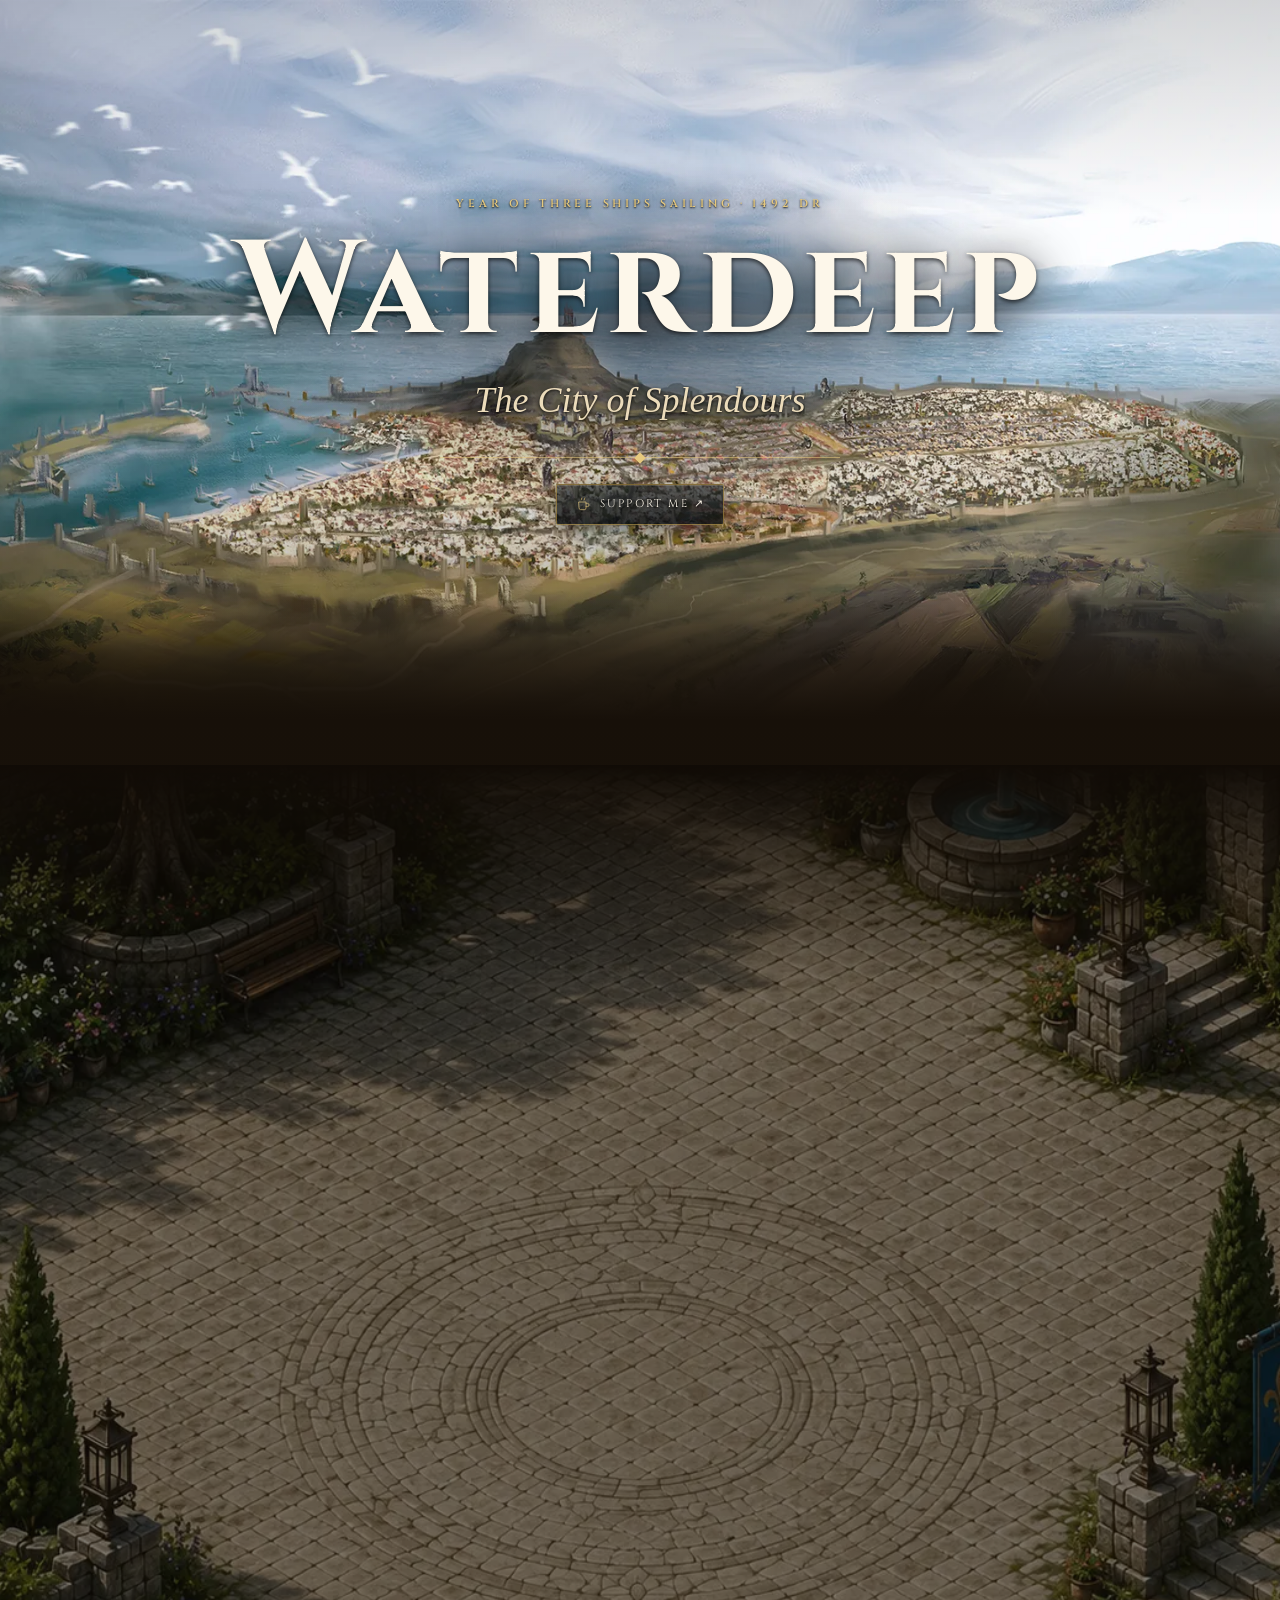
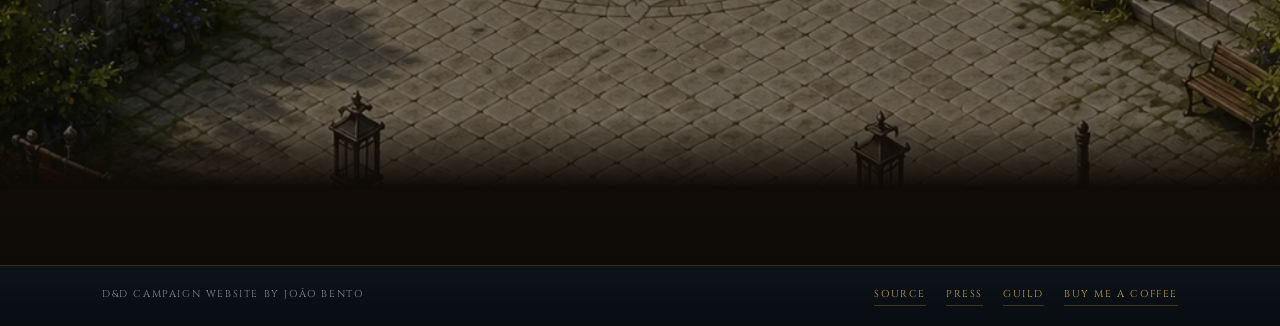
<file: index.html>
<!doctype html>
<html lang="en">
<head>
<meta charset="utf-8">
<meta name="wazoo-build" content="20260808n">
<meta name="viewport" content="width=device-width,initial-scale=1">
<title>Waterdeep — The City of Splendours</title>
<meta name="description" content="Waterdeep, the City of Splendours: the broadsheet, the notice board, the cartographer's table, and the way to the table itself.">

<meta property="og:type" content="website">
<meta property="og:site_name" content="Waterdeep — The City of Splendours">
<meta property="og:title" content="Waterdeep — The City of Splendours">
<meta property="og:description" content="The broadsheet, the notice board, the chart, and the way to the table. Step off the street and pick a door.">
<meta property="og:url" content="https://evoljoaobento.github.io/PortugalDMWaterdeepWazoo/">
<meta property="og:locale" content="en_GB">
<meta property="og:image" content="https://evoljoaobento.github.io/PortugalDMWaterdeepWazoo/assets/waterdeep-panorama.jpg">
<meta property="og:image:secure_url" content="https://evoljoaobento.github.io/PortugalDMWaterdeepWazoo/assets/waterdeep-panorama.jpg">
<meta property="og:image:type" content="image/jpeg">
<meta property="og:image:width" content="1555">
<meta property="og:image:height" content="810">
<meta property="og:image:alt" content="Waterdeep seen from the sea: the harbour, the city walls and Mount Waterdeep">

<meta name="twitter:card" content="summary_large_image">
<meta name="twitter:title" content="Waterdeep — The City of Splendours">
<meta name="twitter:description" content="The broadsheet, the notice board, the chart, and the way to the table.">
<meta name="twitter:image" content="https://evoljoaobento.github.io/PortugalDMWaterdeepWazoo/assets/waterdeep-panorama.jpg">

<meta name="theme-color" content="#241b12">
<link rel="canonical" href="https://evoljoaobento.github.io/PortugalDMWaterdeepWazoo/">

<link rel="preconnect" href="https://fonts.googleapis.com">
<link rel="preconnect" href="https://fonts.gstatic.com" crossorigin>
<link href="https://fonts.googleapis.com/css2?family=Cinzel:wght@500;600;700&family=EB+Garamond:ital,wght@0,400;0,500;0,600;1,400;1,500&family=IM+Fell+English:ital@0;1&display=swap" rel="stylesheet">
<link rel="stylesheet" href="assets/wazoo.css?v=20260816b">
</head>
<body>

<div class="backdrop" id="backdrop"></div>

<!-- ══ the signs, drawn once and used on every page ═══════════════ -->
<svg class="sprite" aria-hidden="true">
  <symbol id="i-press" viewBox="0 0 48 48" fill="none" stroke="currentColor" stroke-width="1.9" stroke-linecap="round" stroke-linejoin="round">
    <path d="M14 6h20M24 6v7"/><circle cx="24" cy="15.5" r="2.6"/><path d="M24 18v4"/>
    <rect x="11" y="22" width="26" height="6" rx="1"/>
    <path d="M13 28v10M35 28v10"/><path d="M9 38h30"/><path d="M17 31h14M17 34.5h9"/>
  </symbol>
  <symbol id="i-compass" viewBox="0 0 48 48" fill="none" stroke="currentColor" stroke-width="1.9" stroke-linecap="round" stroke-linejoin="round">
    <circle cx="24" cy="24" r="16"/><circle cx="24" cy="24" r="10.5" stroke-dasharray="2 3.5"/>
    <path d="M24 5.5 27.5 21 24 24.5 20.5 21z" fill="currentColor" stroke="none"/>
    <path d="M24 42.5 20.5 27 24 23.5 27.5 27z"/><path d="M42.5 24 27 27.5 23.5 24 27 20.5z"/>
    <path d="M5.5 24 21 20.5 24.5 24 21 27.5z"/>
  </symbol>
  <symbol id="i-notice" viewBox="0 0 48 48" fill="none" stroke="currentColor" stroke-width="1.9" stroke-linecap="round" stroke-linejoin="round">
    <path d="M11 10h26v22H11z"/><circle cx="24" cy="14" r="1.6" fill="currentColor" stroke="none"/>
    <path d="M16 20h16M16 25h11"/><path d="M14 32v7M20 32v7M26 32v7M32 32v7"/><path d="M11 32h26"/>
  </symbol>
  <symbol id="i-ledger" viewBox="0 0 48 48" fill="none" stroke="currentColor" stroke-width="1.9" stroke-linecap="round" stroke-linejoin="round">
    <path d="M24 14c-4-3-8-4-13-4v25c5 0 9 1 13 4 4-3 8-4 13-4V10c-5 0-9 1-13 4z"/>
    <path d="M24 14v25"/><path d="M29 10v11l3-2 3 2V10"/>
  </symbol>
  <symbol id="i-quill" viewBox="0 0 48 48" fill="none" stroke="currentColor" stroke-width="1.9" stroke-linecap="round" stroke-linejoin="round">
    <path d="M12 34C14 20 22 11 37 8c3 15-6 24-20 26z"/>
    <path d="M37 8 18 27"/>
    <path d="M8 41h32"/>
  </symbol>
  <symbol id="i-d20" viewBox="0 0 48 48" fill="none" stroke="currentColor" stroke-width="1.9" stroke-linecap="round" stroke-linejoin="round">
    <path d="M24 5 41 15v20L24 45 7 35V15z"/><path d="M24 5 14 20h20L24 5z"/>
    <path d="M14 20 7 15M34 20l7-5"/><path d="M14 20l10 25 10-25"/><path d="M14 20 7 35M34 20l7 15"/>
  </symbol>
  <symbol id="i-map" viewBox="0 0 48 48" fill="none" stroke="currentColor" stroke-width="1.9" stroke-linecap="round" stroke-linejoin="round">
    <path d="M6 13l12-5 12 5 12-5v27l-12 5-12-5-12 5z"/><path d="M18 8v27M30 13v27"/>
    <path d="M11 27c4-4 5-9 10-9s6 6 11 3" stroke-dasharray="2.5 3"/>
  </symbol>
  <symbol id="i-company" viewBox="0 0 48 48" fill="none" stroke="currentColor" stroke-width="1.9" stroke-linecap="round" stroke-linejoin="round">
    <path d="M24 6l4 7h-8l4-7z"/>
    <path d="M24 13v22"/>
    <path d="M15 20l-5 5 5 5"/>
    <path d="M33 20l5 5-5 5"/>
    <path d="M13 41h22"/>
  </symbol>
  <symbol id="i-tankard" viewBox="0 0 48 48" fill="none" stroke="currentColor" stroke-width="1.9" stroke-linecap="round" stroke-linejoin="round">
    <path d="M12 18h21v18a5 5 0 0 1-5 5H17a5 5 0 0 1-5-5z"/>
    <path d="M33 22h4a5 5 0 0 1 0 10h-4"/>
    <path d="M18 12c0-3 3-3 3-6M27 12c0-3 3-3 3-6"/>
  </symbol>
</svg>

<!-- ══ THE PROSPECT — the city from the sea ═══════════════════════ -->
<header class="hero">
  <picture>
    <source srcset="assets/waterdeep-panorama.webp" type="image/webp">
    <img src="assets/waterdeep-panorama.jpg" alt="Waterdeep seen from the sea: the harbour crowded with ships, the city climbing to Mount Waterdeep" fetchpriority="high">
  </picture>
  <div class="wrap">
    <p class="above">Year of Three Ships Sailing &middot; 1492 DR</p>
    <h1>Waterdeep</h1>
    <p class="splendours">The City of Splendours</p>
    <div class="rule"></div>
    <p class="tipjar"><a href="https://buymeacoffee.com/joaobento" target="_blank" rel="noopener"><svg aria-hidden="true"><use href="#i-tankard"/></svg><span>Support Me &#8599;</span></a></p>
  </div>
</header>

<!-- ══ THE SQUARE — the painting, and the stalls standing on it ═══ -->
<!-- The square is assets/market-plaza.*, running the width of the window.
     Each stall is an isometric building — decoration, aria-hidden, no
     text on a skewed face — with its name on a board over the ridge and
     the link itself on the sign that swings out below on hover or focus.
     A stall with two doors swings out two. Placed by percentage on the
     painting, so where a stall stands is where it stays. -->
<section class="street" id="street">
  <nav class="shops" aria-label="Places on the square">
    <span class="ground" aria-hidden="true"></span>

    <a class="shop p1" href="press-room.html">
      <span class="plate"><h2>The Waterdeep Wazoo</h2></span>
      <span class="lot" aria-hidden="true"></span>
      <span class="signs">
        <span class="sign">
          <span class="beam"></span><span class="ring l"></span><span class="ring r"></span>
          <svg class="logo" aria-hidden="true"><use href="#i-press"/></svg>
          <span class="trade">The Print Room</span>
          <p>The city&rsquo;s broadsheet. Ink still wet, truth still cheap.</p>
          <span class="go"><span>Read the paper &rarr;</span></span>
        </span>
      </span>
    </a>

    <a class="shop p2 copper" href="https://www.aidedd.org/atlas/waterdeep" target="_blank" rel="noopener">
      <span class="plate"><h2>The Cartographer</h2></span>
      <span class="lot" aria-hidden="true"></span>
      <span class="signs">
        <span class="sign">
          <span class="beam"></span><span class="ring l"></span><span class="ring r"></span>
          <svg class="logo" aria-hidden="true"><use href="#i-compass"/></svg>
          <span class="trade">The Chart House</span>
          <p>The whole city on the table &mdash; drag it, zoom it, name a street.</p>
          <span class="go"><span>aidedd.org &#8599;</span></span>
        </span>
      </span>
    </a>

    <a class="shop p3 thatch" href="The-Notice-Board.html">
      <span class="plate"><h2>The Notice Board</h2></span>
      <span class="lot" aria-hidden="true"></span>
      <span class="signs">
        <span class="sign">
          <span class="beam"></span><span class="ring l"></span><span class="ring r"></span>
          <svg class="logo" aria-hidden="true"><use href="#i-notice"/></svg>
          <span class="trade">The Yawning Portal</span>
          <p>Work going in Waterdeep. First tag taken, first served.</p>
          <span class="go"><span>Read the postings &rarr;</span></span>
        </span>
      </span>
    </a>

    <a class="shop p4 slate" href="adventurers.html">
      <span class="plate"><h2>The Adventurers&rsquo; Company</h2></span>
      <span class="lot" aria-hidden="true"></span>
      <span class="signs">
        <span class="sign">
          <span class="beam"></span><span class="ring l"></span><span class="ring r"></span>
          <svg class="logo" aria-hidden="true"><use href="#i-company"/></svg>
          <span class="trade">The Register</span>
          <p>Who walks these streets on your behalf, and what they answer to.</p>
          <span class="go"><span>Read the register &rarr;</span></span>
        </span>
      </span>
    </a>

    <div class="shop shop-pair p5 ochre">
      <span class="plate"><h2>The Campaign</h2></span>
      <span class="lot" aria-hidden="true"></span>
      <span class="signs">
        <a class="sign" href="https://www.dndbeyond.com/campaigns/join/79837994000601072" target="_blank" rel="noopener">
          <span class="beam"></span><span class="ring l"></span><span class="ring r"></span>
          <svg class="logo" aria-hidden="true"><use href="#i-quill"/></svg>
          <span class="trade">The Register</span>
          <h2>Sign the Roll</h2>
          <p>New hands put their name down here first.</p>
          <span class="go"><span>dndbeyond.com &#8599;</span></span>
        </a>
        <a class="sign" href="https://www.dndbeyond.com/campaigns/7983799" target="_blank" rel="noopener">
          <span class="beam"></span><span class="ring l"></span><span class="ring r"></span>
          <svg class="logo" aria-hidden="true"><use href="#i-ledger"/></svg>
          <span class="trade">The Registry</span>
          <h2>The Campaign</h2>
          <p>Sheets, levels and inventories, once you are on the roll.</p>
          <span class="go"><span>dndbeyond.com &#8599;</span></span>
        </a>
      </span>
    </div>

    <a class="shop p6 wine" href="https://www.dndbeyond.com/games/7983799" target="_blank" rel="noopener">
      <span class="plate"><h2>The Game Table</h2></span>
      <span class="lot" aria-hidden="true"></span>
      <span class="signs">
        <span class="sign">
          <span class="beam"></span><span class="ring l"></span><span class="ring r"></span>
          <svg class="logo" aria-hidden="true"><use href="#i-d20"/></svg>
          <span class="trade">The Gaming House</span>
          <p>Where the dice fall. Maps and initiative, live at the table.</p>
          <span class="go"><span>dndbeyond.com &#8599;</span></span>
        </span>
      </span>
    </a>

  </nav>
</section>

<footer class="ledger">
  <div class="wrap">
    <span class="by">D&amp;D Campaign Website by Jo&atilde;o Bento</span>
    <nav aria-label="Site utilities">
      <a href="https://github.com/evolJoaoBento/PortugalDMWaterdeepWazoo" target="_blank" rel="noopener">Source</a>
      <a href="editor.html" rel="nofollow">Press</a>
      <a href="scriptorium.html" rel="nofollow">Guild</a>
      <a href="https://buymeacoffee.com/joaobento" target="_blank" rel="noopener">Buy me a Coffee</a>
    </nav>
  </div>
</footer>

<script src="assets/backdrop.js?v=20260808n"></script>
<script>
/* The walk in. One number, --here: how far the square has arrived in the
   window. It lives on the elements themselves and assets/wazoo.css does
   the arithmetic — the square lifting out of the dark, each stall
   settling as it comes up the page. The prospect above it is left alone.

   Every rect is read before any custom property is written. Reading a
   rect after a write forces the layout to be recalculated on the spot,
   and interleaving the two — as the first draft of this did — pays that
   cost eight times per scroll event instead of none.

   The window height is cached rather than asked for per event, values are
   rounded so an unchanged number never invalidates style, and once the
   square is behind you the whole thing returns on its first line.

   Reduced motion never starts it, and the CSS defaults are the finished
   state, so the page simply stands still. */
(function () {
  var square = document.querySelector('.shops');
  if (!square) return;
  if (window.matchMedia && matchMedia('(prefers-reduced-motion: reduce)').matches) return;

  var stalls = [].slice.call(square.querySelectorAll('.shop')),
      rects = new Array(stalls.length),
      stacked = matchMedia('(max-width: 900px)'),
      vh = window.innerHeight || 1,
      settled = false;

  function clamp(n) { return n < 0 ? 0 : n > 1 ? 1 : n; }

  function walk() {
    /* read */
    var s = square.getBoundingClientRect(), i;
    if (settled && s.bottom < 0) return;          /* the square is behind you */
    var risen = stacked.matches;                  /* stacked: no stall to raise */
    if (!risen) for (i = 0; i < stalls.length; i++) rects[i] = stalls[i].getBoundingClientRect();

    /* write */
    var here = clamp((vh - s.top) / (vh * 0.8));
    square.style.setProperty('--here', here.toFixed(2));
    if (!risen) for (i = 0; i < stalls.length; i++) {
      stalls[i].style.setProperty('--here', clamp((vh - rects[i].top) / (vh * 0.55)).toFixed(2));
    }
    settled = here === 1;
  }

  addEventListener('scroll', walk, { passive: true });
  /* the first pass runs before the painting has loaded, so measure again
     once it has — otherwise a visitor who never scrolls keeps whatever
     the page looked like mid-load */
  addEventListener('load', walk);
  addEventListener('resize', function () { vh = window.innerHeight || 1; settled = false; walk(); });
  walk();
})();
</script>
</body>
</html>
</file>
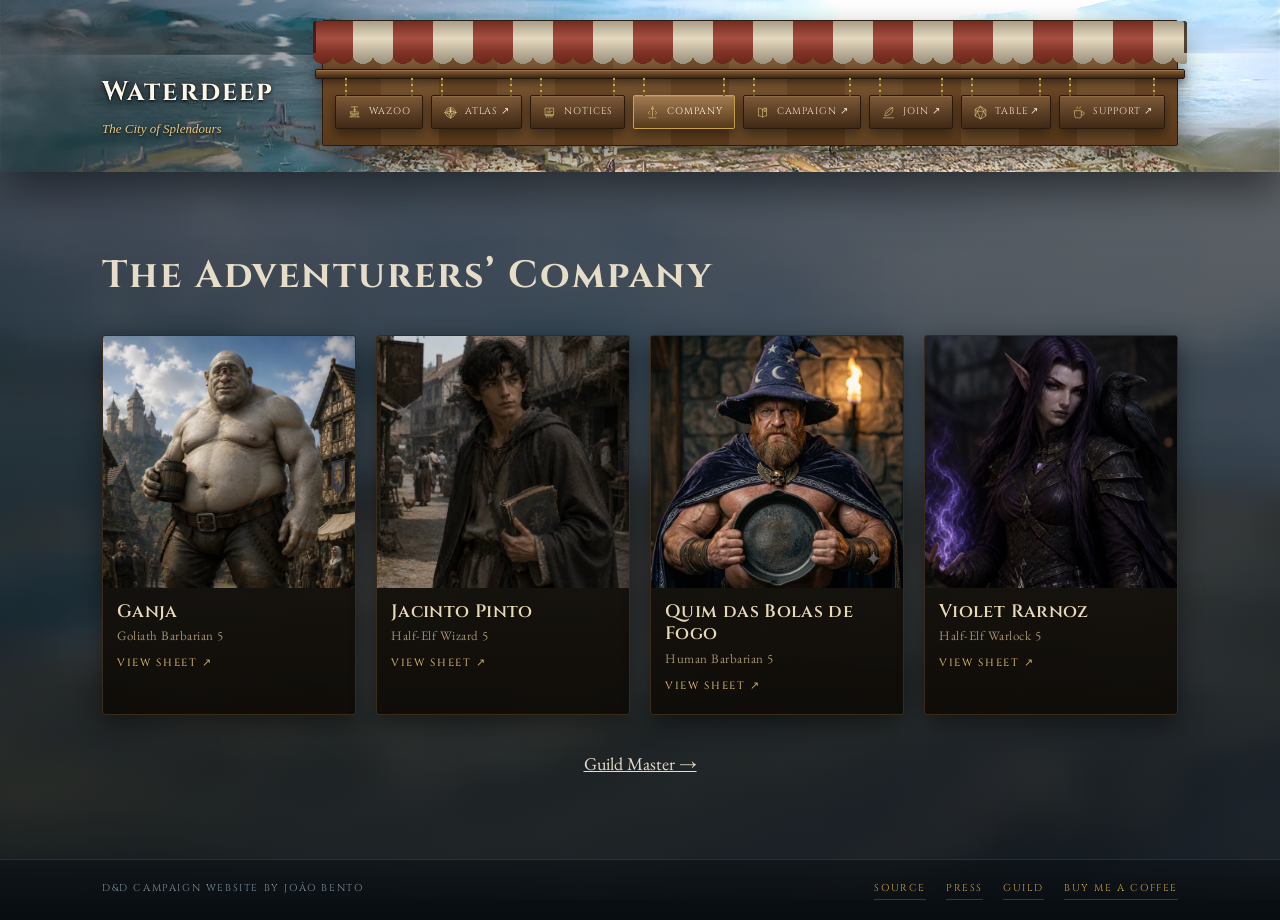
<file: adventurers.html>
<!doctype html>
<html lang="en">
<head>
<meta charset="utf-8">
<meta name="wazoo-build" content="20260808n">
<meta name="viewport" content="width=device-width,initial-scale=1">
<title>The Adventurers&rsquo; Company &mdash; Waterdeep</title>
<meta name="description" content="The public roster of the Adventurers' Company — who walks Waterdeep's streets on your behalf, and what they answer to.">

<meta property="og:type" content="website">
<meta property="og:site_name" content="Waterdeep — The City of Splendours">
<meta property="og:title" content="The Adventurers' Company — Waterdeep">
<meta property="og:description" content="Who walks Waterdeep's streets on your behalf, and what they answer to. The roster, portraits and all.">
<meta property="og:url" content="https://evoljoaobento.github.io/PortugalDMWaterdeepWazoo/adventurers.html">
<meta property="og:locale" content="en_GB">
<meta property="og:image" content="https://evoljoaobento.github.io/PortugalDMWaterdeepWazoo/assets/adventurers/ganja.webp">
<meta name="twitter:card" content="summary_large_image">
<meta name="twitter:image" content="https://evoljoaobento.github.io/PortugalDMWaterdeepWazoo/assets/adventurers/ganja.webp">
<meta name="theme-color" content="#2a1a0d">

<link rel="preconnect" href="https://fonts.googleapis.com">
<link rel="preconnect" href="https://fonts.gstatic.com" crossorigin>
<link href="https://fonts.googleapis.com/css2?family=Cinzel:wght@500;600;700&family=EB+Garamond:ital,wght@0,400;0,500;0,600;1,400;1,500&family=IM+Fell+English:ital@0;1&display=swap" rel="stylesheet">
<link rel="stylesheet" href="assets/wazoo.css?v=20260816b">

<style>
/* The register itself. Page-owned, so changing it never forces a ?v= bump
   across the other six pages. */
.roster{display:grid;gap:20px;grid-template-columns:repeat(auto-fill,minmax(230px,1fr));margin:26px 0 0}
.member{
  display:flex;flex-direction:column;
  background:linear-gradient(180deg,rgba(28,22,14,.86),rgba(14,11,7,.92));
  border:1px solid #3a2c1a;border-radius:3px;overflow:hidden;
  box-shadow:0 8px 26px rgba(0,0,0,.45);
}
.member img,.member .sigil{width:100%;aspect-ratio:1/1;object-fit:cover;display:block;background:#160f09}
.member .sigil{display:grid;place-items:center;color:#5b4326;font:600 42px/1 "Cinzel",serif}
.member .body{padding:13px 14px 15px}
.member h3{margin:0;font:600 18px/1.25 "Cinzel",serif;color:#e8d9b8;letter-spacing:.02em}
.member .kind{margin:4px 0 0;font:400 13px/1.4 "EB Garamond",Georgia,serif;color:#a28f6d;letter-spacing:.04em}
.member .blurb{margin:9px 0 0;font:400 15px/1.5 "EB Garamond",Georgia,serif;color:#c8b795}
.member .go{margin:11px 0 0;display:inline-block;font:500 10.5px/1 "Cinzel",serif;letter-spacing:.16em;text-transform:uppercase;color:#c8a86a;text-decoration:none}
.roster-error{margin:26px 0;padding:14px 16px;border:1px solid #6d3a32;border-radius:3px;background:rgba(60,20,16,.35);color:#e2a89f;font:400 15px/1.5 "EB Garamond",Georgia,serif}
.masterway{margin:34px 0 0;text-align:center}
#tests{display:none;white-space:pre-wrap;font:12.5px/1.7 ui-monospace,Menlo,Consolas,monospace;color:#a89070;background:#0b0805;padding:16px}
</style>
<script src="assets/company.js?v=20260808n"></script>
</head>
<body>

<div class="backdrop" id="backdrop"></div>

<svg class="sprite" aria-hidden="true">
  <symbol id="i-press" viewBox="0 0 48 48" fill="none" stroke="currentColor" stroke-width="1.9" stroke-linecap="round" stroke-linejoin="round">
    <path d="M14 6h20M24 6v7"/><circle cx="24" cy="15.5" r="2.6"/><path d="M24 18v4"/>
    <rect x="11" y="22" width="26" height="6" rx="1"/>
    <path d="M13 28v10M35 28v10"/><path d="M9 38h30"/><path d="M17 31h14M17 34.5h9"/>
  </symbol>
  <symbol id="i-compass" viewBox="0 0 48 48" fill="none" stroke="currentColor" stroke-width="1.9" stroke-linecap="round" stroke-linejoin="round">
    <circle cx="24" cy="24" r="16"/><circle cx="24" cy="24" r="10.5" stroke-dasharray="2 3.5"/>
    <path d="M24 5.5 27.5 21 24 24.5 20.5 21z" fill="currentColor" stroke="none"/>
    <path d="M24 42.5 20.5 27 24 23.5 27.5 27z"/><path d="M42.5 24 27 27.5 23.5 24 27 20.5z"/>
    <path d="M5.5 24 21 20.5 24.5 24 21 27.5z"/>
  </symbol>
  <symbol id="i-notice" viewBox="0 0 48 48" fill="none" stroke="currentColor" stroke-width="1.9" stroke-linecap="round" stroke-linejoin="round">
    <path d="M11 10h26v22H11z"/><circle cx="24" cy="14" r="1.6" fill="currentColor" stroke="none"/>
    <path d="M16 20h16M16 25h11"/><path d="M14 32v7M20 32v7M26 32v7M32 32v7"/><path d="M11 32h26"/>
  </symbol>
  <symbol id="i-ledger" viewBox="0 0 48 48" fill="none" stroke="currentColor" stroke-width="1.9" stroke-linecap="round" stroke-linejoin="round">
    <path d="M24 14c-4-3-8-4-13-4v25c5 0 9 1 13 4 4-3 8-4 13-4V10c-5 0-9 1-13 4z"/>
    <path d="M24 14v25"/><path d="M29 10v11l3-2 3 2V10"/>
  </symbol>
  <symbol id="i-quill" viewBox="0 0 48 48" fill="none" stroke="currentColor" stroke-width="1.9" stroke-linecap="round" stroke-linejoin="round">
    <path d="M12 34C14 20 22 11 37 8c3 15-6 24-20 26z"/>
    <path d="M37 8 18 27"/>
    <path d="M8 41h32"/>
  </symbol>
  <symbol id="i-d20" viewBox="0 0 48 48" fill="none" stroke="currentColor" stroke-width="1.9" stroke-linecap="round" stroke-linejoin="round">
    <path d="M24 5 41 15v20L24 45 7 35V15z"/><path d="M24 5 14 20h20L24 5z"/>
    <path d="M14 20 7 15M34 20l7-5"/><path d="M14 20l10 25 10-25"/><path d="M14 20 7 35M34 20l7 15"/>
  </symbol>
  <symbol id="i-map" viewBox="0 0 48 48" fill="none" stroke="currentColor" stroke-width="1.9" stroke-linecap="round" stroke-linejoin="round">
    <path d="M6 13l12-5 12 5 12-5v27l-12 5-12-5-12 5z"/><path d="M18 8v27M30 13v27"/>
    <path d="M11 27c4-4 5-9 10-9s6 6 11 3" stroke-dasharray="2.5 3"/>
  </symbol>
  <symbol id="i-company" viewBox="0 0 48 48" fill="none" stroke="currentColor" stroke-width="1.9" stroke-linecap="round" stroke-linejoin="round">
    <path d="M24 6l4 7h-8l4-7z"/>
    <path d="M24 13v22"/>
    <path d="M15 20l-5 5 5 5"/>
    <path d="M33 20l5 5-5 5"/>
    <path d="M13 41h22"/>
  </symbol>
  <symbol id="i-tankard" viewBox="0 0 48 48" fill="none" stroke="currentColor" stroke-width="1.9" stroke-linecap="round" stroke-linejoin="round">
    <path d="M12 18h21v18a5 5 0 0 1-5 5H17a5 5 0 0 1-5-5z"/>
    <path d="M33 22h4a5 5 0 0 1 0 10h-4"/>
    <path d="M18 12c0-3 3-3 3-6M27 12c0-3 3-3 3-6"/>
  </symbol>
</svg>

<header class="parade">
  <div class="wrap inner">
    <a class="plate" href="./">
      <span class="city">Waterdeep</span>
      <span class="sub">The City of Splendours</span>
    </a>
    <nav class="hangers" aria-label="Places along the street">
      <span class="canopy" aria-hidden="true"></span>
      <a href="press-room.html"><svg aria-hidden="true"><use href="#i-press"/></svg><span class="label">Wazoo</span></a>
      <a href="https://www.aidedd.org/atlas/waterdeep" target="_blank" rel="noopener"><svg aria-hidden="true"><use href="#i-compass"/></svg><span class="label">Atlas &#8599;</span></a>
      <a href="The-Notice-Board.html"><svg aria-hidden="true"><use href="#i-notice"/></svg><span class="label">Notices</span></a>
      <a href="adventurers.html" aria-current="page"><svg aria-hidden="true"><use href="#i-company"/></svg><span class="label">Company</span></a>
      <a href="https://www.dndbeyond.com/campaigns/7983799" target="_blank" rel="noopener"><svg aria-hidden="true"><use href="#i-ledger"/></svg><span class="label">Campaign &#8599;</span></a>
      <a href="https://www.dndbeyond.com/campaigns/join/79837994000601072" target="_blank" rel="noopener"><svg aria-hidden="true"><use href="#i-quill"/></svg><span class="label">Join &#8599;</span></a>
      <a href="https://www.dndbeyond.com/games/7983799" target="_blank" rel="noopener"><svg aria-hidden="true"><use href="#i-d20"/></svg><span class="label">Table &#8599;</span></a>
      <a href="https://buymeacoffee.com/joaobento" target="_blank" rel="noopener"><svg aria-hidden="true"><use href="#i-tankard"/></svg><span class="label">Support &#8599;</span></a>
    </nav>
  </div>
</header>

<main class="sheet">
  <div class="wrap">
    <div class="sheet-title"><h1>The Adventurers&rsquo; Company</h1></div>
    <div id="roster" class="roster"></div>
    <div class="masterway"><a class="go" href="guild-master.html" rel="nofollow">Guild Master &rarr;</a></div>
  </div>
</main>

<pre id="tests"></pre>

<footer class="ledger">
  <div class="wrap">
    <span class="by">D&amp;D Campaign Website by Jo&atilde;o Bento</span>
    <nav aria-label="Site utilities">
      <a href="https://github.com/evolJoaoBento/PortugalDMWaterdeepWazoo" target="_blank" rel="noopener">Source</a>
      <a href="editor.html" rel="nofollow">Press</a>
      <a href="scriptorium.html" rel="nofollow">Guild</a>
      <a href="https://buymeacoffee.com/joaobento" target="_blank" rel="noopener">Buy me a Coffee</a>
    </nav>
  </div>
</footer>

<script src="assets/backdrop.js?v=20260808n"></script>
<script>
/* =========================================================================
   Self-tests:  adventurers.html?test=1
   ========================================================================= */
/* A missing portrait renders the sigil straight away. A portrait FIELD
   that points at a path that 404s is caught only in the browser, once
   the <img> actually fails to load — so that case gets the same sigil
   markup as a hidden sibling, swapped in by onerror. The onerror value
   is a fixed string with nothing name- or path-derived spliced into
   it, so there is no JS-string-inside-an-HTML-attribute escaping to
   get wrong; the member's initial only ever lands in HTML text, where
   esc() already covers it. */
function sigilHTML(m, hidden){
  return '<div class="sigil" aria-hidden="true"' + (hidden ? ' style="display:none"' : '') +
    '>' + esc((m.name || "?").charAt(0)) + '</div>';
}

function cardHTML(m){
  var url  = sheetUrl(m);
  var line = memberLine(m);
  var face = m.portrait
    ? '<img src="' + esc(m.portrait) + '" alt="" loading="lazy" ' +
      'onerror="this.style.display=\'none\';this.nextElementSibling.style.display=\'\'">' +
      sigilHTML(m, true)
    : sigilHTML(m, false);
  return '<article class="member">' + face +
    '<div class="body">' +
      '<h3>' + esc(m.name) + '</h3>' +
      (line ? '<p class="kind">' + esc(line) + '</p>' : '') +
      (m.blurb ? '<p class="blurb">' + esc(m.blurb) + '</p>' : '') +
      (url ? '<a class="go" href="' + esc(url) + '" target="_blank" rel="noopener">View sheet &#8599;</a>' : '') +
    '</div></article>';
}

function rosterHTML(members){
  if(!members || !members.length){
    return '<p class="roster-error">No one has signed the register yet.</p>';
  }
  return members.map(cardHTML).join("");
}

/* A failure has to be visible. An empty roster and a roster that failed to
   load look identical otherwise, and the second one is a bug. */
function showError(msg){
  document.getElementById("roster").innerHTML =
    '<p class="roster-error">The register could not be read &mdash; ' + esc(msg) + '</p>';
}

async function loadRoster(){
  try{
    var res = await fetch("data/adventurers.json", { cache: "no-cache" });
    if(!res.ok) throw new Error("HTTP " + res.status);
    var data = await res.json();
    document.getElementById("roster").innerHTML = rosterHTML(data.members || []);
  }catch(e){
    showError(e.message);
  }
}

function runTests(){
  const out=[]; let pass=0, fail=0;
  const ok=(name,cond,extra)=>{ if(cond){pass++; out.push("PASS  "+name);} else {fail++; out.push("FAIL  "+name+(extra?"\n      "+extra:""));} };

  const m = {id:"ganja", ddbId:"168950625", name:"Ganja", race:"Goliath",
             class:"Barbarian", level:5, portrait:"assets/adventurers/ganja.webp",
             blurb:"Owes three temples.", public:false};

  ok("escapes angle brackets", esc("<b>") === "&lt;b&gt;", esc("<b>"));
  ok("escapes quotes", esc('a"b').indexOf("&quot;") > -1, esc('a"b'));

  ok("sheet url", sheetUrl(m) === "https://www.dndbeyond.com/characters/168950625", sheetUrl(m));
  ok("no id, no url", sheetUrl({name:"x"}) === "", sheetUrl({name:"x"}));

  ok("member line", memberLine(m) === "Goliath Barbarian 5", memberLine(m));
  ok("member line skips gaps", memberLine({class:"Bard"}) === "Bard", memberLine({class:"Bard"}));

  ok("public is strict", isPublic(m) === false && isPublic({public:true}) === true);
  ok("absent public is false", isPublic({}) === false);

  const card = cardHTML(m);
  ok("card shows the name", card.indexOf("Ganja") > -1, card);
  ok("card shows the line", card.indexOf("Goliath Barbarian 5") > -1, card);
  ok("card links the sheet", card.indexOf("/characters/168950625") > -1, card);
  ok("card escapes a hostile name",
     cardHTML(Object.assign({}, m, {name:"<script>x</scr"+"ipt>"})).indexOf("&lt;script&gt;") > -1);
  ok("no portrait gives a sigil",
     cardHTML(Object.assign({}, m, {portrait:""})).indexOf('class="sigil"') > -1);
  ok("a portrait carries an onerror fallback to the sigil",
     cardHTML(m).indexOf("<img") > -1 && cardHTML(m).indexOf("onerror=") > -1 &&
     cardHTML(m).indexOf('class="sigil"') > -1, cardHTML(m));
  ok("empty blurb prints nothing",
     cardHTML(Object.assign({}, m, {blurb:""})).indexOf('class="blurb"') === -1);

  ok("no members says so", rosterHTML([]).indexOf("No one has signed") > -1, rosterHTML([]));
  ok("members render in order",
     rosterHTML([m, Object.assign({}, m, {id:"v", name:"Violet"})]).indexOf("Ganja") <
     rosterHTML([m, Object.assign({}, m, {id:"v", name:"Violet"})]).indexOf("Violet"));

  const el=document.getElementById("tests");
  el.style.display="block";
  el.textContent = "Adventurers' Company self-tests\n"+"=".repeat(46)+"\n"+out.join("\n")+
    "\n"+"=".repeat(46)+"\n"+pass+" passed, "+fail+" failed\n";
  document.title = (fail? "FAIL " : "PASS ")+pass+"/"+(pass+fail)+" — Company tests";
}

(function boot(){
  if(/[?&]test=1/.test(location.search)){ runTests(); return; }
  loadRoster();
})();
</script>
</body>
</html>
</file>
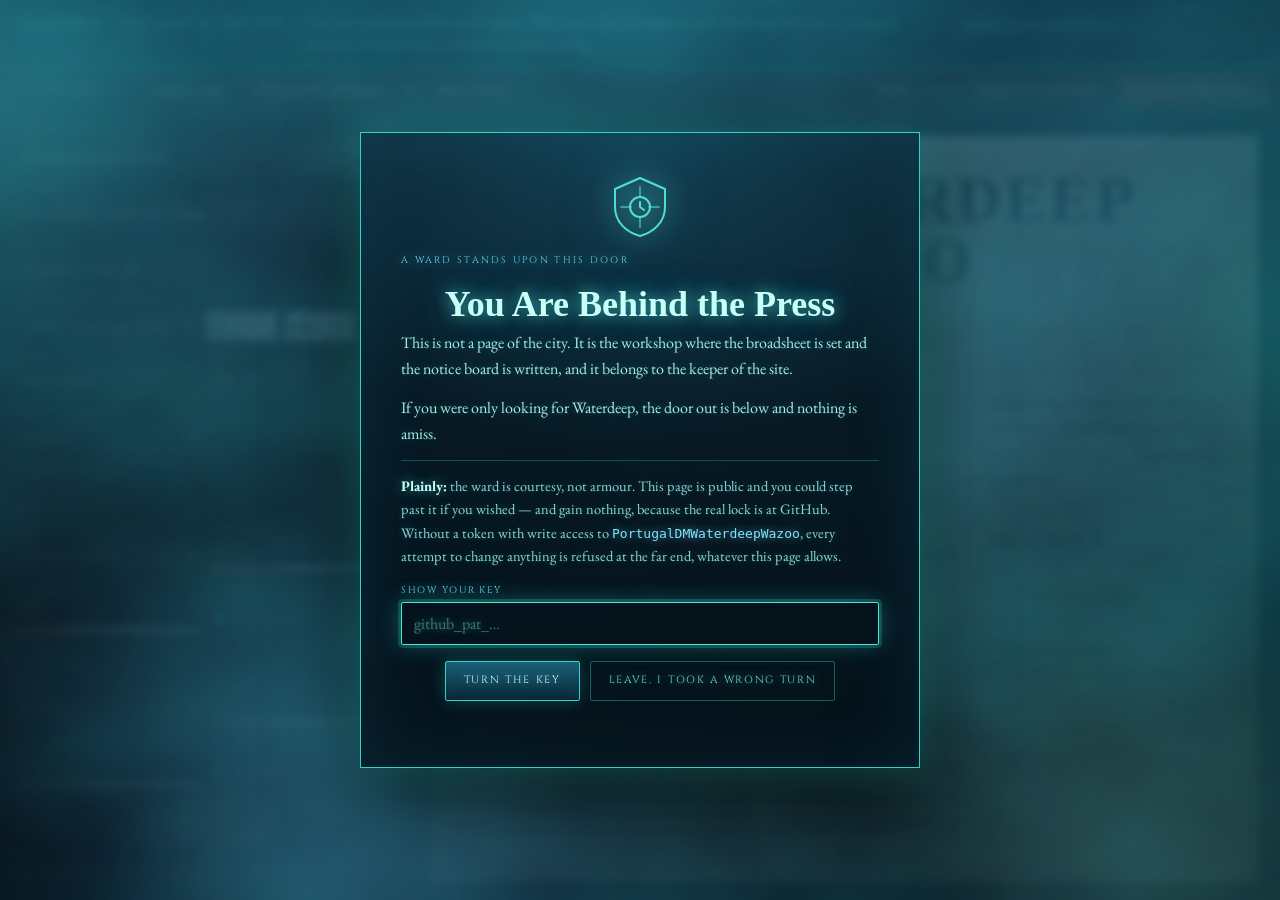
<file: editor.html>
<!doctype html>
<html lang="en">
<head>
<meta charset="utf-8">
<meta name="wazoo-build" content="20260808n">
<meta name="viewport" content="width=device-width,initial-scale=1">
<meta name="robots" content="noindex, nofollow">
<title>Penny Press — magical broadsheet forge</title>
<link rel="preconnect" href="https://fonts.googleapis.com">
<link rel="preconnect" href="https://fonts.gstatic.com" crossorigin>
<link href="https://fonts.googleapis.com/css2?family=Cinzel:wght@500;600;700&family=EB+Garamond:ital,wght@0,400;0,500;0,600;1,400;1,500&family=IM+Fell+English:ital@0;1&display=swap" rel="stylesheet">
<style>
/* ---------- editor chrome ---------- */
*{box-sizing:border-box}
html,body{height:100%;margin:0}
body{
  background:#141009;color:#f2e6cf;
  font:14px/1.45 system-ui,"Segoe UI",Roboto,sans-serif;
  display:flex;flex-direction:column;overflow:hidden;
}
.toolbar{
  display:flex;align-items:center;gap:8px;flex-wrap:wrap;
  padding:8px 12px;background:#1c1710;border-bottom:1px solid #3a2f1e;
}
.brand{font-family:Cinzel,serif;font-weight:700;letter-spacing:.14em;text-transform:uppercase;
  font-size:13px;color:#d8b46a;margin-right:6px;white-space:nowrap}
button,select,input[type=text]{
  background:#2a2216;color:#f2e6cf;border:1px solid #4a3c26;border-radius:4px;
  padding:5px 9px;font:inherit;font-size:13px;cursor:pointer;
}
button:hover{background:#3a2f1e;border-color:#6b5636}
button.primary{background:#5a3d18;border-color:#8a6a2f;color:#ffeec4}
button.primary:hover{background:#6e4c1e}
input[type=text]{cursor:text}
/* long issue stems would otherwise stretch the bar off-screen */
#pick-issue{max-width:250px}
.spacer{flex:1}
.hint{font-size:12px;color:#9a8a6a}
.split{flex:1;display:grid;grid-template-columns:minmax(300px,32%) 1fr;min-height:0}
.pane{min-height:0;display:flex;flex-direction:column}
.pane-left{border-right:1px solid #3a2f1e;background:#191309}
.fields{padding:10px 12px;display:grid;grid-template-columns:1fr 1fr;gap:6px;border-bottom:1px solid #3a2f1e}
.fields label{display:flex;flex-direction:column;gap:3px;font-size:11px;color:#9a8a6a;
  text-transform:uppercase;letter-spacing:.08em}
.fields label.wide{grid-column:1/-1}

.fields input,.fields select{width:100%}
/* After .fields input/select, and more specific than it — otherwise the
   width:100% above wins on source order and collapses the month list. */
.fields .cal{display:flex;gap:6px;width:100%}
.fields .cal select{flex:1 1 auto;min-width:0;width:auto}
.fields .cal input{flex:0 0 72px;width:72px}
/* ── the Harptos wheel ───────────────────────────────────────────── */
.cal-open{flex:0 0 auto;padding:5px 10px}
#cal-pop{
  position:fixed;z-index:80;width:min(430px,94vw);
  background:#1c1710;border:1px solid #6b5636;border-radius:5px;
  box-shadow:0 22px 50px rgba(0,0,0,.65);padding:14px 16px 16px;display:none;
}
#cal-pop.on{display:block}
#cal-pop h4{
  margin:0 0 10px;font-family:Cinzel,serif;font-size:12px;letter-spacing:.16em;
  text-transform:uppercase;color:#d8b46a;display:flex;justify-content:space-between;align-items:baseline;gap:10px;
}
#cal-pop h4 span{font-family:"EB Garamond",serif;font-size:13px;letter-spacing:0;text-transform:none;color:#9a8a6a}
.cal-year{display:flex;align-items:center;gap:6px;margin:0 0 10px}
.cal-year input{width:88px}
.cal-months{display:grid;grid-template-columns:repeat(4,1fr);gap:4px;margin:0 0 10px}
.cal-months button{padding:5px 4px;font-size:11.5px;text-align:center}
.cal-months button.on{background:#5a3d18;border-color:#8a6a2f;color:#ffeec4}
/* three tendays of ten days each — the shape of a Harptos month */
.cal-days{display:grid;grid-template-columns:repeat(10,1fr);gap:3px}
.cal-days button{padding:5px 0;font-size:11.5px;text-align:center}
.cal-days button.on{background:#5a3d18;border-color:#8a6a2f;color:#ffeec4}
.cal-tenday{
  grid-column:1/-1;font-size:10px;letter-spacing:.14em;text-transform:uppercase;
  color:#7d6f52;margin:6px 0 1px;
}
.cal-feasts{display:grid;grid-template-columns:repeat(2,1fr);gap:4px;margin:10px 0 0}
.cal-feasts button{padding:5px 6px;font-size:11.5px;text-align:left}
.cal-feasts button.on{background:#5a3d18;border-color:#8a6a2f;color:#ffeec4}
.cal-note{margin:10px 0 0;font-size:12px;color:#9a8a6a}
.md-head{display:flex;align-items:center;gap:8px;padding:6px 12px;font-size:11px;
  text-transform:uppercase;letter-spacing:.1em;color:#9a8a6a;border-bottom:1px solid #2a2216}
textarea{
  flex:1;resize:none;border:0;outline:none;padding:12px 14px;
  background:#12100a;color:#e8dcc0;
  font-family:ui-monospace,Consolas,"Courier New",monospace;font-size:13px;line-height:1.6;
}
.pane-right{background:#0e0b06;overflow:auto;padding:22px 22px 120px}
.preview-shell{display:flex;justify-content:center}

/* paper styling itself lives in PAPER_CSS (JS) and is injected at boot,
   so preview and exported file cannot drift apart */

/* insert gaps + slot controls (editor only) */
.paper .gap{
  position:relative;height:14px;margin:2px 0;cursor:pointer;border-radius:3px;
  display:flex;align-items:center;justify-content:center;opacity:0;transition:opacity .12s;
}
.paper:hover .gap{opacity:.35}
.paper .gap:hover,.paper .gap.drag{opacity:1;background:rgba(120,70,20,.14)}
@media print{.paper .gap,.paper figure.slot .slotbar,.orphans{display:none!important}}
.paper .gap::after{
  content:"+ image";font:600 10px/1 system-ui;letter-spacing:.1em;text-transform:uppercase;
  color:#7a5a2a;border:1px dashed #a3803f;border-radius:3px;padding:3px 7px;background:#f3e8ce;
}
.paper figure.slot{position:relative}
.paper figure.slot.sel{outline:2px solid #b5762a;outline-offset:3px}
.paper figure.slot .slotbar{
  position:absolute;top:2px;right:2px;display:none;gap:3px;z-index:5;
}
.paper figure.slot:hover .slotbar,.paper figure.slot.sel .slotbar{display:flex}
.paper figure.slot .slotbar button{
  padding:2px 6px;font-size:11px;line-height:1.4;background:#2a2216cc;color:#f2e6cf;
  border:1px solid #6b5636;border-radius:3px;
}
.orphans{
  border:1px dashed #b5762a;background:#f6ecd4;color:#5a3d18;padding:8px 10px;margin:0 0 14px;
  font:13px/1.4 system-ui;border-radius:4px;
}
.orphans b{font-weight:700}
.orphans .o-item{display:flex;align-items:center;gap:8px;margin-top:6px}
.orphans img{height:34px;width:auto;border:1px solid #b59a63}

/* style panel */
.style-panel{flex:none;border-bottom:1px solid #3a2f1e;background:#1a140b;max-height:38vh;overflow:auto}
.style-panel>summary{
  cursor:pointer;padding:6px 12px;font-size:11px;letter-spacing:.1em;text-transform:uppercase;
  color:#d8b46a;user-select:none;list-style:none;display:flex;align-items:center;gap:8px;
}
.style-panel>summary::before{content:"▸";font-size:10px;transition:transform .12s}
.style-panel[open]>summary::before{transform:rotate(90deg)}
.style-panel .sgrid{padding:2px 12px 12px;display:grid;grid-template-columns:1fr 1fr;gap:7px 10px}
.style-panel .sgroup{
  grid-column:1/-1;font-size:10px;letter-spacing:.14em;text-transform:uppercase;color:#7d6a48;
  border-top:1px solid #2a2216;padding-top:7px;margin-top:2px;
}
.style-panel .sgrid label{display:flex;flex-direction:column;gap:2px;font-size:10.5px;color:#9a8a6a;
  text-transform:uppercase;letter-spacing:.06em}
.style-panel .sgrid label.ck{flex-direction:row;align-items:center;gap:6px;text-transform:none;
  letter-spacing:0;font-size:12px;color:#c8b58c;padding-top:12px}
.style-panel input[type=range]{width:100%;accent-color:#b5762a}
.style-panel input[type=color]{width:100%;height:26px;padding:1px;background:#2a2216}
.style-panel select{width:100%}
.style-panel .val{color:#d8b46a;font-weight:600;font-size:10.5px;float:right}
.style-panel .row{grid-column:1/-1;display:flex;gap:6px}

/* inspector */
.inspector{
  position:fixed;right:18px;bottom:18px;width:290px;z-index:50;
  background:#1c1710;border:1px solid #6b5636;border-radius:6px;padding:12px;
  box-shadow:0 10px 30px #000a;display:none;
}
.inspector.open{display:block}
.inspector h4{margin:0 0 8px;font:600 11px/1 system-ui;letter-spacing:.12em;
  text-transform:uppercase;color:#d8b46a}
.inspector label{display:block;font-size:11px;color:#9a8a6a;margin:8px 0 3px;
  text-transform:uppercase;letter-spacing:.08em}
.inspector input[type=text],.inspector select{width:100%}
.swatchrow{display:flex;gap:6px;align-items:center}
.swatchrow input[type=color]{
  width:46px;height:30px;padding:2px;flex:0 0 auto;
  background:#2a2216;border:1px solid #4a3c26;border-radius:4px;cursor:pointer;
}
.swatchrow input[type=text]{
  flex:1 1 auto;min-width:0;width:auto;
  font-family:ui-monospace,Consolas,monospace;font-size:12px;
}
.inspector .row{display:flex;gap:6px;margin-top:10px}
.inspector .row button{flex:1}
.danger{border-color:#7a2f22;color:#ffb4a2}
.danger:hover{background:#5a2318}
.toast{
  position:fixed;left:50%;bottom:22px;transform:translateX(-50%);z-index:99;
  background:#2a2216;border:1px solid #8a6a2f;color:#ffeec4;padding:9px 16px;border-radius:5px;
  box-shadow:0 8px 24px #000a;font-size:13px;opacity:0;pointer-events:none;transition:opacity .2s;
}
.toast.show{opacity:1}
#tests{position:fixed;inset:0;background:#0e0b06;color:#e8dcc0;padding:24px;overflow:auto;
  font-family:ui-monospace,Consolas,monospace;font-size:13px;z-index:200;display:none;white-space:pre-wrap}
@media(max-width:900px){.split{grid-template-columns:1fr}.pane-left{max-height:45vh}}
</style>
<script src="assets/keyring.js?v=20260808n"></script>
<script src="assets/gate.js?v=20260808n"></script>
</head>
<body>

<div class="toolbar">
  <span class="brand">Penny Press</span>
  <button id="btn-import">Import .md</button>
  <select id="pick-issue" title="Reopen a broadsheet that was published from this forge. An issue published before the forge could save its source — or exported by hand — has a page on the site but nothing to reopen.">
    <option value="">Choose broadsheet…</option>
  </select>
  <button id="btn-new">New issue</button>
  <span class="spacer"></span>
  <button id="btn-save" disabled title="Keep this issue in this browser (Ctrl+S)">Save</button>
  <span class="hint" id="save-state">—</span>
  <button id="btn-export">Export broadsheet</button>
  <button id="btn-city" class="primary">Publish to the city…</button>
</div>

<div class="split">
  <div class="pane pane-left">
    <div class="fields">
      <label class="wide">Masthead title
        <input type="text" id="f-title" placeholder="The Waterdeep Wazoo">
      </label>
      <label class="wide">Tagline
        <input type="text" id="f-tagline" placeholder="Ink still wet, truth still cheap">
      </label>
      <label>Dateline
        <input type="text" id="f-dateline" placeholder="12 Ches, 1492 DR">
      </label>
      <label class="wide">Calendar of Harptos
        <span class="cal">
          <select id="f-cal-month"></select>
          <input type="number" id="f-cal-day" min="1" max="30" step="1" value="1" title="Day of the month">
          <input type="number" id="f-cal-year" step="1" placeholder="1492" title="Year in Dalereckoning">
          <button type="button" class="cal-open" id="cal-open" title="Open the calendar">▦</button>
        </span>
      </label>
      <label>Price
        <input type="text" id="f-price" placeholder="one copper">
      </label>
      <label>Issue
        <input type="text" id="f-issue" placeholder="No. 47">
      </label>
      <label>Paper language
        <select id="f-lang">
          <option value="en">English</option>
          <option value="pt">Português (pt-PT)</option>
        </select>
      </label>
    </div>
    <details class="style-panel" open>
      <summary>Style</summary>
      <div class="sgrid">

        <div class="sgroup">Masthead</div>
        <label>Font
          <select data-style="mastFont">
            <option value="fell">IM Fell English</option>
            <option value="cinzel">Cinzel</option>
            <option value="garamond">EB Garamond</option>
            <option value="georgia">Georgia</option>
            <option value="sans">Sans</option>
          </select>
        </label>
        <label>Title size <b class="val"></b>
          <input type="range" min="24" max="140" step="1" data-style="mast">
        </label>
        <label>Tagline size <b class="val"></b>
          <input type="range" min="10" max="30" step="1" data-style="tag">
        </label>
        <label class="ck"><input type="checkbox" data-style="mastCase"> All caps title</label>

        <div class="sgroup">Headlines</div>
        <label>Font
          <select data-style="headFont">
            <option value="cinzel">Cinzel</option>
            <option value="fell">IM Fell English</option>
            <option value="garamond">EB Garamond</option>
            <option value="georgia">Georgia</option>
            <option value="sans">Sans</option>
          </select>
        </label>
        <label>## size <b class="val"></b>
          <input type="range" min="12" max="48" step="1" data-style="h2">
        </label>
        <label>### size <b class="val"></b>
          <input type="range" min="10" max="30" step="1" data-style="h3">
        </label>
        <label class="ck"><input type="checkbox" data-style="headCase"> All caps</label>
        <label class="ck"><input type="checkbox" data-style="headRule"> Rule under headline</label>

        <div class="sgroup">Body text</div>
        <label>Font
          <select data-style="bodyFont">
            <option value="garamond">EB Garamond</option>
            <option value="fell">IM Fell English</option>
            <option value="georgia">Georgia</option>
            <option value="cinzel">Cinzel</option>
            <option value="sans">Sans</option>
          </select>
        </label>
        <label>Text size <b class="val"></b>
          <input type="range" min="11" max="26" step="0.5" data-style="body">
        </label>
        <label>Line height <b class="val"></b>
          <input type="range" min="1.1" max="2.1" step="0.05" data-style="lh">
        </label>
        <label>Drop cap <b class="val"></b>
          <input type="range" min="0" max="6" step="0.1" data-style="drop">
        </label>
        <label class="ck"><input type="checkbox" data-style="justify"> Justify columns</label>

        <div class="sgroup">Page &amp; columns</div>
        <label>Columns <b class="val"></b>
          <input type="range" min="1" max="5" step="1" data-style="cols">
        </label>
        <label>Column gap <b class="val"></b>
          <input type="range" min="8" max="70" step="1" data-style="colGap">
        </label>
        <label>Page width <b class="val"></b>
          <input type="range" min="480" max="1500" step="10" data-style="maxw">
        </label>
        <label>Margins <b class="val"></b>
          <input type="range" min="6" max="80" step="1" data-style="pad">
        </label>
        <label class="ck"><input type="checkbox" data-style="colRule"> Rule between columns</label>

        <label style="grid-column:1/-1">Paper
          <select data-style="paperType">
            <option value="smooth">Smooth stock — clean press paper</option>
            <option value="rough">Rough stock — fibre, foxing and stains</option>
          </select>
        </label>

        <div class="sgroup">Illusion press</div>
        <label style="grid-column:1/-1">Default enchantment for new pictures
          <select data-style="fxDefault" id="s-fxdefault"></select>
        </label>
        <label>Default strength <b class="val"></b>
          <input type="range" min="0" max="100" step="5" data-style="fxAmount">
        </label>
        <label class="ck"><input type="checkbox" data-style="animate"> Illusions move</label>

        <div class="sgroup">Ink &amp; paper</div>
        <label>Paper<input type="color" data-style="paper"></label>
        <label>Ink<input type="color" data-style="ink"></label>
        <label>Drop cap colour<input type="color" data-style="accent"></label>
        <label>Rules<input type="color" data-style="rule"></label>

        <div class="row"><button id="btn-style-reset">Reset style</button></div>
      </div>
    </details>

    <div class="md-head">
      <span>Markdown</span>
      <span class="spacer"></span>
      <span class="hint">## headline · **bold** · *italic* · &gt; quote · - list · <b style="color:#d8b46a">!para</b> = drop cap</span>
    </div>
    <textarea id="md" spellcheck="false" placeholder="## Fire on Dock Ward&#10;&#10;Lorem ipsum..."></textarea>
  </div>

  <div class="pane pane-right">
    <div class="preview-shell"><div id="paper" class="paper"></div></div>
  </div>
</div>

<div class="inspector" id="inspector">
  <h4>Moving picture</h4>
  <label>Caption</label>
  <input type="text" id="i-caption" placeholder="The blaze, as seen by our artist">
  <label>Width</label>
  <select id="i-width">
    <option value="column">Column width</option>
    <option value="full">Full width (spans columns)</option>
  </select>
  <label>Illusion</label>
  <select id="i-fx"></select>
  <label>Strength <b class="val" id="i-fx-val"></b></label>
  <input type="range" id="i-fxamount" min="0" max="100" step="5" style="width:100%">
  <label>Contrast <b class="val" id="i-contrast-val"></b></label>
  <input type="range" id="i-contrast" min="50" max="180" step="5" value="100" style="width:100%">
  <label>Brightness <b class="val" id="i-bright-val"></b></label>
  <input type="range" id="i-bright" min="50" max="180" step="5" value="100" style="width:100%">
  <div id="i-fxcolor-row" style="display:none">
    <label>Fog colour</label>
    <span class="swatchrow">
      <input type="color" id="i-fxcolor" value="#57e0d8" title="The hue of the fog and its glow">
      <input type="text" id="i-fxcolor-hex" spellcheck="false" maxlength="7" aria-label="Fog colour as hex">
    </span>
    <label>Picture tint</label>
    <span class="swatchrow">
      <input type="color" id="i-tintcolor" value="#aaf2f3" title="The hue laid over the picture itself">
      <input type="text" id="i-tintcolor-hex" spellcheck="false" maxlength="7" aria-label="Picture tint as hex">
    </span>
  </div>
  <label style="display:flex;align-items:center;gap:6px;text-transform:none;letter-spacing:0;font-size:12px;color:#c8b58c">
    <input type="checkbox" id="i-frame" style="width:auto"> Aged photo frame
  </label>
  <div class="row">
    <button id="i-replace">Replace</button>
    <button id="i-delete" class="danger">Delete</button>
  </div>
  <div class="row"><button id="i-close">Close</button></div>
</div>

<div class="toast" id="toast"></div>
<div id="cal-pop" role="dialog" aria-label="Calendar of Harptos"></div>
<div id="tests"></div>

<input type="file" id="file-md" accept=".md,.markdown,.txt,text/markdown" hidden>
<input type="file" id="file-img" accept="image/*" hidden>

<script>
"use strict";

/* =========================================================================
   PAPER CSS — shared by live preview and export, so WYSIWYG holds
   ========================================================================= */
const PAPER_CSS = `
.paper{
  /* One sheet of turbulence for the warding fog and one for paper fibre.
     Declared here so the preview and the exported page use the same. */
  --fogsheet:url("data:image/svg+xml;utf8,<svg xmlns='http://www.w3.org/2000/svg' width='620' height='620'><filter id='f'><feTurbulence type='fractalNoise' baseFrequency='0.0055' numOctaves='5' seed='11'/><feGaussianBlur stdDeviation='6'/><feColorMatrix type='matrix' values='0.5 0.5 0.5 0 0.28  0.5 0.5 0.5 0 0.28  0.5 0.5 0.5 0 0.28  0.55 0.55 0.55 0 0.42'/></filter><rect width='620' height='620' filter='url(%23f)'/></svg>");
  --fogmist:url("data:image/svg+xml;utf8,<svg xmlns='http://www.w3.org/2000/svg' width='620' height='620'><filter id='m'><feTurbulence type='fractalNoise' baseFrequency='0.0042' numOctaves='5' seed='29'/><feGaussianBlur stdDeviation='4'/><feColorMatrix type='matrix' values='0.34 0.34 0.34 0 0  0.34 0.34 0.34 0 0  0.34 0.34 0.34 0 0  1.55 1.55 1.55 0 -0.62'/></filter><rect width='620' height='620' filter='url(%23m)'/></svg>");
  --fogholes:
    radial-gradient(38% 44% at 26% 34%, transparent 8%, rgba(0,0,0,.55) 46%, #000 76%),
    radial-gradient(44% 36% at 72% 66%, transparent 10%, rgba(0,0,0,.5) 48%, #000 78%),
    radial-gradient(30% 48% at 54% 12%, transparent 6%, rgba(0,0,0,.6) 44%, #000 74%);
  --fibre:url("data:image/svg+xml;utf8,<svg xmlns='http://www.w3.org/2000/svg' width='260' height='260'><filter id='g'><feTurbulence type='fractalNoise' baseFrequency='.75 .95' numOctaves='4' stitchTiles='stitch'/><feColorMatrix type='saturate' values='0'/></filter><rect width='260' height='260' filter='url(%23g)' opacity='.42'/></svg>");
  /* every knob below is overridable per-issue by the Style panel (inline style attr) */
  --ink:#241c12; --paper:#e9dcbf; --rule:#8a7146; --accent:#5a2d18;
  --ink-soft:color-mix(in srgb, var(--ink) 74%, #a9946a);
  --maxw:940px; --pad:34px;
  --bodyfont:"EB Garamond",Garamond,Georgia,serif;
  --headfont:Cinzel,Georgia,serif;
  --mastfont:"IM Fell English",Georgia,serif;
  --body:17px; --lh:1.5; --mast:64px; --tag:15px; --h2:23px; --h3:16px;
  --cols:3; --colgap:30px; --colrule:1px solid #b8a271; --align:justify;
  --dropcap:3.1em; --dropfloat:left; --dropgap:.09em;
  --mastcase:uppercase; --headcase:uppercase; --headrule:1px solid var(--rule);
  width:100%;max-width:var(--maxw);background:var(--paper);color:var(--ink);
  padding:var(--pad) calc(var(--pad) + 4px) calc(var(--pad) + 12px);border-radius:2px;
  font-family:var(--bodyfont);font-size:var(--body);line-height:var(--lh);
  box-shadow:0 18px 48px #000b, 0 0 0 1px #00000022;
  background-image:
    radial-gradient(ellipse at 12% 8%, #00000010 0%, transparent 55%),
    radial-gradient(ellipse at 88% 92%, #00000012 0%, transparent 55%),
    repeating-linear-gradient(0deg,#0000000a 0 1px,transparent 1px 3px);
}
.paper .masthead{text-align:center;border-bottom:3px double var(--rule);padding-bottom:10px;margin-bottom:6px}
.paper .masthead h1{
  font-family:var(--mastfont);font-weight:700;
  font-size:min(var(--mast),13vw);line-height:.95;margin:0;
  letter-spacing:.04em;text-transform:var(--mastcase);color:var(--ink);
}
.paper .tagline{font-style:italic;color:var(--ink-soft);margin:6px 0 0;font-size:var(--tag)}
.paper .dateline{
  display:flex;justify-content:space-between;align-items:center;gap:10px;flex-wrap:wrap;
  border-top:1px solid var(--rule);border-bottom:1px solid var(--rule);
  margin:10px 0 18px;padding:5px 2px;
  font-family:var(--headfont);font-size:11px;letter-spacing:.16em;text-transform:uppercase;color:var(--ink-soft);
}
.paper .body{column-count:var(--cols);column-gap:var(--colgap);column-rule:var(--colrule);
  text-align:var(--align);hyphens:auto}
.paper .body>*{break-inside:avoid-column}
.paper .body p{margin:0 0 .72em;break-inside:auto;orphans:2;widows:2}
.paper h2{
  font-family:var(--headfont);font-weight:700;font-size:var(--h2);line-height:1.12;
  margin:.5em 0 .18em;text-transform:var(--headcase);letter-spacing:.02em;
  border-bottom:var(--headrule);padding-bottom:5px;text-align:left;
}
.paper .body>h2:first-child{margin-top:0}
.paper h3{font-family:var(--headfont);font-weight:600;font-size:var(--h3);margin:.7em 0 .2em;
  letter-spacing:.05em;color:var(--ink-soft);text-align:left}
.paper h4,.paper h5,.paper h6{font-family:var(--headfont);font-size:calc(var(--h3) * .88);
  margin:.7em 0 .2em;letter-spacing:.06em;text-align:left}
.paper .kicker{font-style:italic;color:var(--ink-soft);margin:0 0 .5em;font-size:var(--tag)}
.paper p.lede::first-letter{
  float:var(--dropfloat);font-family:var(--mastfont);font-size:var(--dropcap);line-height:.82;
  padding:.06em var(--dropgap) 0 0;color:var(--accent);
}
.paper blockquote{
  margin:.6em 0;padding:.35em 0 .35em .9em;border-left:3px solid var(--rule);
  font-style:italic;color:var(--ink-soft);
}
.paper ul,.paper ol{margin:0 0 .75em;padding-left:1.35em}
.paper li{margin:.15em 0}
.paper hr{border:0;border-top:1px solid var(--rule);margin:1.1em 0;position:relative;overflow:visible}
.paper hr::after{
  content:"\\2766";position:absolute;left:50%;top:-.72em;transform:translateX(-50%);
  background:var(--paper);padding:0 .5em;color:var(--rule);font-size:15px;
}
.paper code{font-family:ui-monospace,Consolas,monospace;font-size:.86em;background:#00000010;padding:0 3px;border-radius:2px}
.paper pre{background:#00000010;padding:.6em .7em;border-left:2px solid var(--rule);overflow-x:auto}
.paper pre code{background:none;padding:0}
.paper a{color:var(--accent);text-decoration:underline dotted}
.paper strong{font-weight:700}
.paper del{opacity:.7}

.paper figure{margin:.35em 0 .9em;break-inside:avoid}
.paper figure .plate{position:relative;overflow:hidden;line-height:0;isolation:isolate}
.paper figure .plate::after{content:"";position:absolute;inset:0;pointer-events:none;z-index:2}
.paper figure img{display:block;width:100%;height:auto;background:#cbbb95}
.paper figure.framed img{border:1px solid #8a7146;padding:5px;background:#f2e7cd;
  box-shadow:0 2px 6px #00000026}
.paper figure figcaption{
  font-size:12.5px;font-style:italic;color:var(--ink-soft);
  margin-top:5px;padding-bottom:4px;border-bottom:1px solid #b8a271;text-align:left;
}
.paper figure.full{column-span:all;margin:.9em 0 1.1em}
.paper figure.full figcaption{text-align:center}

/* ---------- illusion-press effects ----------
   Pure CSS + custom properties, so an exported broadsheet keeps them with no
   script at all. --fx is the per-picture strength (0-1), --fxplay pauses every
   animation at once when the issue is set to "still". */
.paper figure.slot{--fx:.75}
.paper figure .plate,.paper figure .plate::after,.paper figure img{animation-play-state:var(--fxplay,running)}

/* INKED — the picture sinks into the paper like a woodcut pulled on the press */
.paper figure.fx-ink .plate{background:var(--paper)}
.paper figure.fx-ink img{
  filter:grayscale(1) sepia(calc(var(--fx) * .55)) contrast(calc(1 + var(--fx) * .45))
         brightness(calc(1 + var(--fx) * .22)) var(--imgadj);
  mix-blend-mode:multiply;
}
.paper figure.fx-ink .plate::after{
  background:repeating-linear-gradient(0deg,
    color-mix(in srgb, var(--ink) calc(var(--fx) * 9%), transparent) 0 1px, transparent 1px 3px);
  mix-blend-mode:multiply;
}

/* PER-PICTURE ADJUSTMENT — contrast and brightness for the picture
   itself, leaving the fog and the glow alone.

   Filters do not accumulate: a second filter rule replaces the first,
   and six effects already set the image's. So the adjustment rides as a
   variable that every one of those chains ends with, and stands alone
   for the effects that set no filter at all. */
.paper figure.slot{--imgadj:contrast(var(--imgc,1)) brightness(var(--imgb,1))}
.paper figure.slot img{filter:var(--imgadj)}

/* WARDING FOG — a tinted haze that drifts over the plate.

   Built from drifting radial gradients rather than a noise mask. A mask
   was tried first; the real difficulty with it is that an SVG used as a
   mask is read by its alpha in some engines and its luminance in others,
   so one sheet has to satisfy both. Gradients need no such care, layer
   at several sizes and speeds, and read as fog well enough that the
   extra fragility earns nothing.

   --fxcolor is the chosen hue, --fx the strength. */
.paper figure.fx-ward{
  filter:drop-shadow(0 0 calc(3px + 20px*var(--fx)) color-mix(in srgb, var(--fxcolor) 60%, transparent))
         drop-shadow(0 0 calc(1px + 5px*var(--fx)) color-mix(in srgb, var(--fxcolor) 80%, transparent));
}
.paper figure.fx-ward .plate{position:relative;overflow:hidden;background:var(--fxcolor)}
.paper figure.fx-ward img{
  opacity:calc(1 - .12*var(--fx));
  /* Holes in the picture, so the ward colour beneath shows through in
     banks rather than as an even wash. Gradients rather than an SVG:
     a gradient's alpha is unambiguous, whereas an SVG used as a mask is
     read by its alpha in some engines and its luminance in others. */
  -webkit-mask-image:var(--fogholes);mask-image:var(--fogholes);
  mask-image:var(--fogholes);
  -webkit-mask-size:170% 170%;mask-size:170% 170%;
  animation:fx-ward-holes 41s ease-in-out infinite alternate;
  animation-play-state:var(--fxplay,running);
}
@keyframes fx-ward-holes{
  from{-webkit-mask-position:12% 78%;mask-position:12% 78%}
  to  {-webkit-mask-position:82% 16%;mask-position:82% 16%}
}
.paper figure.fx-ward .plate::before{
  /* the picture's own tint, under the fog and over the image */
  content:"";position:absolute;inset:0;pointer-events:none;z-index:1;
  background:var(--tintcolor);
  opacity:calc(.10 + .42*var(--fx));
}
.paper figure.fx-ward .plate::after{
  content:"";position:absolute;inset:-40%;pointer-events:none;z-index:2;
  opacity:calc(.35 + .55*var(--fx));
  background:
    radial-gradient(38% 46% at 22% 30%, var(--fxcolor), transparent 62%),
    radial-gradient(46% 38% at 74% 62%, var(--fxcolor), transparent 66%),
    radial-gradient(30% 52% at 52% 88%, var(--fxcolor), transparent 60%),
    radial-gradient(56% 40% at 40% 12%, var(--fxcolor), transparent 68%);
  filter:blur(14px);
  animation:fx-ward-drift 34s ease-in-out infinite alternate;
  animation-play-state:var(--fxplay,running);
}
@keyframes fx-ward-drift{
  from{transform:translate3d(-6%,-4%,0) scale(1)}
  to  {transform:translate3d(7%,5%,0) scale(1.18)}
}
@media(prefers-reduced-motion:reduce){
  .paper figure.fx-ward .plate::after{animation:none}
}

/* ROUGH PAPER — the notice-board stock: fibre, foxing, and a surface
   that is not perfectly flat. Kept off the smooth setting entirely so
   an issue that wants clean paper pays nothing for this. */
.paper[data-paper="rough"]{
  position:relative;
  box-shadow:0 18px 44px rgba(20,14,4,.34), inset 0 0 90px rgba(120,88,40,.16);
}
.paper[data-paper="rough"]::before{
  content:"";position:absolute;inset:0;pointer-events:none;z-index:0;
  opacity:.55;mix-blend-mode:multiply;
  background-image:var(--fibre);
}
.paper[data-paper="rough"]::after{
  content:"";position:absolute;inset:0;pointer-events:none;z-index:0;
  opacity:.5;mix-blend-mode:multiply;
  background:
    radial-gradient(ellipse 30% 18% at 12% 88%, color-mix(in srgb, var(--rule) 30%, transparent), transparent 70%),
    radial-gradient(ellipse 22% 13% at 88% 9%,  color-mix(in srgb, var(--rule) 24%, transparent), transparent 72%),
    radial-gradient(ellipse 16% 11% at 62% 46%, color-mix(in srgb, var(--rule) 16%, transparent), transparent 74%),
    radial-gradient(ellipse 12% 22% at 4% 40%,  color-mix(in srgb, var(--rule) 18%, transparent), transparent 76%);
}
.paper[data-paper="rough"] > *{position:relative;z-index:1}

/* SCRYSHEEN — a sheen of the binding spell crosses the plate */
.paper figure.fx-sheen img{
  filter:sepia(calc(var(--fx) * .38)) saturate(calc(1 + var(--fx) * .35)) contrast(1.06) var(--imgadj);
}
.paper figure.fx-sheen .plate::after{
  background:linear-gradient(115deg, transparent 34%,
    color-mix(in srgb, var(--accent) calc(var(--fx) * 60%), transparent) 47%,
    color-mix(in srgb, #fff6d8 calc(var(--fx) * 70%), transparent) 50%,
    transparent 64%);
  background-size:280% 100%;background-repeat:no-repeat;
  mix-blend-mode:screen;animation:fx-sheen 5.5s linear infinite;
}
@keyframes fx-sheen{from{background-position:170% 0}to{background-position:-170% 0}}

/* WEAVE — the illusion's warp, drifting like a loom in motion */
.paper figure.fx-weave img{filter:sepia(calc(var(--fx) * .42)) contrast(1.06) saturate(1.05) var(--imgadj)}
.paper figure.fx-weave .plate::after{
  background:repeating-linear-gradient(0deg,
    color-mix(in srgb, var(--ink) calc(var(--fx) * 26%), transparent) 0 1px, transparent 1px 4px);
  mix-blend-mode:multiply;animation:fx-weave 2.6s linear infinite;
}
@keyframes fx-weave{from{transform:translateY(-4px)}to{transform:translateY(0)}}

/* GHOSTLIGHT — the plate breathes its own faint light */
.paper figure.fx-ghost .plate{
  box-shadow:0 0 calc(var(--fx) * 30px) color-mix(in srgb, var(--accent) 60%, transparent),
             inset 0 0 calc(var(--fx) * 24px) color-mix(in srgb, #ffdca6 45%, transparent);
  animation:fx-ghost 4.6s ease-in-out infinite;
}
.paper figure.fx-ghost img{filter:sepia(calc(var(--fx) * .3)) saturate(1.15) brightness(1.04) var(--imgadj)}
@keyframes fx-ghost{
  0%,100%{opacity:calc(1 - var(--fx) * .1)}
  50%{opacity:1}
}

/* UNSTABLE — a cheap conjuration, forever about to fail */
.paper figure.fx-unstable img{
  filter:sepia(calc(var(--fx) * .3)) contrast(1.06)
         drop-shadow(calc(var(--fx) * 2px) 0 0 rgba(150,40,30,.45))
         drop-shadow(calc(var(--fx) * -2px) 0 0 rgba(30,80,140,.42)) var(--imgadj);
  animation:fx-unstable 7s steps(1,end) infinite;
}
.paper figure.fx-unstable .plate::after{
  background:color-mix(in srgb, var(--accent) calc(var(--fx) * 14%), transparent);
  mix-blend-mode:overlay;
}
@keyframes fx-unstable{
  0%,88%{opacity:1;transform:translateX(0)}
  89%{opacity:.62;transform:translateX(1.5px)}
  91%{opacity:1;transform:translateX(-1.5px)}
  93%{opacity:.78;transform:translateX(.5px)}
  95%,100%{opacity:1;transform:translateX(0)}
}

/* FADING — the spell is running out, edges dissolving back into the page */
.paper figure.fx-fading .plate::after{
  background:radial-gradient(ellipse at center,
    transparent 45%, color-mix(in srgb, var(--paper) calc(var(--fx) * 92%), transparent) 88%);
  animation:fx-fading 6.5s ease-in-out infinite;
}
.paper figure.fx-fading img{filter:sepia(calc(var(--fx) * .3)) contrast(1.04) var(--imgadj)}
@keyframes fx-fading{0%,100%{opacity:.55}50%{opacity:1}}

@media(prefers-reduced-motion:reduce){
  .paper figure .plate,.paper figure .plate::after,.paper figure img{animation:none!important}
}
.paper .colophon{
  margin-top:20px;padding-top:8px;border-top:3px double var(--rule);
  font-family:var(--headfont);font-size:10.5px;letter-spacing:.14em;text-transform:uppercase;
  color:var(--ink-soft);text-align:center;column-span:all;
}
@media(max-width:1000px){.paper .body{column-count:min(var(--cols),2);column-gap:min(var(--colgap),24px)}}
@media(max-width:720px){
  .paper{padding:22px 18px 30px}
  .paper .body{column-count:1}
  .paper .dateline{justify-content:center;font-size:10px;gap:6px}
}
@media print{
  body{background:#fff}
  .paper{box-shadow:none;max-width:none;width:100%;padding:0}
}
`;

const READER_CSS = `
html,body{margin:0;background:#0e0b06}
body{display:flex;justify-content:center;padding:26px 16px 60px}
@media(max-width:720px){body{padding:10px 6px 30px}}
@media print{body{padding:0;display:block}}
`;

/* =========================================================================
   i18n — paper furniture only (editor chrome stays English)
   ========================================================================= */
const L = {
  en:{price:"Price", issue:"Issue", printed:"Printed in Waterdeep · all rumours sold as heard"},
  pt:{price:"Preço", issue:"Edição", printed:"Impresso em Waterdeep · rumores vendidos tal como ouvidos"}
};

/* =========================================================================
   Markdown subset parser
   Blocks: h1-h6, hr, blockquote, ul, ol, fenced code, paragraph
   Inline: **b** *i* _i_ `code` [l](u) ![a](u) ~~s~~
   ========================================================================= */
function esc(s){
  return String(s).replace(/&/g,"&amp;").replace(/</g,"&lt;")
    .replace(/>/g,"&gt;").replace(/"/g,"&quot;");
}
function safeUrl(u){
  const t = String(u || "").trim();
  if(/^(https?:|mailto:|data:image\/|#|\.|\/)/i.test(t)) return t;
  return "#";
}
function inline(src){
  const code=[];
  let s = String(src).replace(/`([^`]+)`/g, (m,c)=>{ code.push(c); return "%%C"+(code.length-1)+"%%"; });
  s = esc(s);
  s = s.replace(/!\[([^\]]*)\]\(([^)\s]+)(?:\s+"([^"]*)")?\)/g,
    (m,alt,u,t)=>'<img src="'+esc(safeUrl(u))+'" alt="'+alt+'"'+(t?' title="'+t+'"':'')+'>');
  s = s.replace(/\[([^\]]+)\]\(([^)\s]+)\)/g,
    (m,txt,u)=>'<a href="'+esc(safeUrl(u))+'" target="_blank" rel="noopener">'+txt+'</a>');
  s = s.replace(/\*\*([^*]+)\*\*/g,"<strong>$1</strong>");
  s = s.replace(/(^|[\s(])\*([^*\n]+)\*/g,"$1<em>$2</em>");
  s = s.replace(/(^|[\s(])_([^_\n]+)_/g,"$1<em>$2</em>");
  s = s.replace(/~~([^~]+)~~/g,"<del>$1</del>");
  s = s.replace(/ {2,}\n/g,"<br>\n");
  s = s.replace(/%%C(\d+)%%/g,(m,i)=>"<code>"+esc(code[+i])+"</code>");
  return s;
}
function hashOf(str){
  let h=5381;
  for(let i=0;i<str.length;i++){ h=((h<<5)+h+str.charCodeAt(i))|0; }
  return (h>>>0).toString(36);
}
function parseBlocks(md){
  const lines = String(md).replace(/\r\n?/g,"\n").split("\n");
  const out=[]; let i=0; let afterH2=false;
  const push=(type,raw,html)=>out.push({type:type,raw:raw,html:html,hash:hashOf(type+"|"+raw)});
  while(i<lines.length){
    const line=lines[i];
    if(!line.trim()){ i++; continue; }
    // fenced code
    if(/^\s*(```|~~~)/.test(line)){
      const fence = line.trim().slice(0,3);
      const buf=[]; i++;
      while(i<lines.length && lines[i].trim().indexOf(fence)!==0){ buf.push(lines[i]); i++; }
      i++;
      push("code", buf.join("\n"), "<pre><code>"+esc(buf.join("\n"))+"</code></pre>");
      afterH2=false; continue;
    }
    // heading
    let m = line.match(/^(#{1,6})\s+(.*)$/);
    if(m){
      const lvl=m[1].length;
      push("h"+lvl, line, "<h"+lvl+">"+inline(m[2].trim())+"</h"+lvl+">");
      afterH2 = (lvl<=2);
      i++; continue;
    }
    // hr
    if(/^\s*(-{3,}|\*{3,}|_{3,})\s*$/.test(line)){
      push("hr", line, "<hr>"); afterH2=false; i++; continue;
    }
    // blockquote
    if(/^\s*>/.test(line)){
      const buf=[]; const raw=[];
      while(i<lines.length && /^\s*>/.test(lines[i])){
        raw.push(lines[i]); buf.push(lines[i].replace(/^\s*>\s?/,"")); i++;
      }
      push("quote", raw.join("\n"), "<blockquote>"+inline(buf.join("\n")).replace(/\n/g,"<br>")+"</blockquote>");
      afterH2=false; continue;
    }
    // unordered list
    if(/^\s*[-*+]\s+/.test(line)){
      const items=[]; const raw=[];
      while(i<lines.length && /^\s*[-*+]\s+/.test(lines[i])){
        raw.push(lines[i]); items.push(lines[i].replace(/^\s*[-*+]\s+/,"")); i++;
      }
      push("ul", raw.join("\n"), "<ul>"+items.map(t=>"<li>"+inline(t)+"</li>").join("")+"</ul>");
      afterH2=false; continue;
    }
    // ordered list
    if(/^\s*\d+[.)]\s+/.test(line)){
      const items=[]; const raw=[];
      while(i<lines.length && /^\s*\d+[.)]\s+/.test(lines[i])){
        raw.push(lines[i]); items.push(lines[i].replace(/^\s*\d+[.)]\s+/,"")); i++;
      }
      push("ol", raw.join("\n"), "<ol>"+items.map(t=>"<li>"+inline(t)+"</li>").join("")+"</ol>");
      afterH2=false; continue;
    }
    // paragraph
    const buf=[];
    while(i<lines.length && lines[i].trim() &&
          !/^\s*(#{1,6}\s|>|[-*+]\s|\d+[.)]\s|```|~~~)/.test(lines[i]) &&
          !/^\s*(-{3,}|\*{3,}|_{3,})\s*$/.test(lines[i])){
      buf.push(lines[i]); i++;
    }
    if(buf.length){
      const raw=buf.join("\n");
      // leading "!" = hypercapitalise the first letter (drop cap). "\!" prints a literal "!".
      let text=raw, cls="";
      if(/^!(?!\[)/.test(text)){ cls=' class="lede"'; text=text.slice(1); }
      else if(/^\\!/.test(text)){ text=text.slice(1); }
      push("p", raw, "<p"+cls+">"+inline(text)+"</p>");
    }
  }
  return out;
}

/* =========================================================================
   Anchor resolution — slots survive markdown edits
   ========================================================================= */
function snippetOf(block){ return (block.raw||"").replace(/\s+/g," ").trim().slice(0,40); }

function resolveSlots(blocks, slots){
  const placed = new Map();   // blockIndex -> [slot]
  const orphans = [];
  const byHash = new Map();
  blocks.forEach((b,idx)=>{
    if(!byHash.has(b.hash)) byHash.set(b.hash,[]);
    byHash.get(b.hash).push(idx);
  });
  const top=[];
  for(const slot of slots){
    const a = slot.anchor || {};
    if(a.idx === -1){ top.push(slot); continue; }
    let idx = -2;
    const cands = byHash.get(a.hash);
    if(cands && cands.length){
      idx = cands.reduce((best,c)=>Math.abs(c-a.idx)<Math.abs(best-a.idx)?c:best, cands[0]);
    }else if(a.snippet){
      let best=-2, bestD=1e9;
      blocks.forEach((b,j)=>{
        const s = snippetOf(b);
        if(s && (s.indexOf(a.snippet)===0 || a.snippet.indexOf(s)===0)){
          const d=Math.abs(j-a.idx);
          if(d<bestD){ bestD=d; best=j; }
        }
      });
      idx=best;
    }
    if(idx>=0){
      if(!placed.has(idx)) placed.set(idx,[]);
      placed.get(idx).push(slot);
    }else{
      orphans.push(slot);
    }
  }
  return {placed:placed, top:top, orphans:orphans};
}

/* =========================================================================
   Style — every knob becomes a CSS custom property on .paper, so the
   preview and the exported file are styled by the exact same string.
   ========================================================================= */
const FONTS = {
  fell:'"IM Fell English",Georgia,serif',
  cinzel:'Cinzel,Georgia,serif',
  garamond:'"EB Garamond",Garamond,Georgia,serif',
  georgia:'Georgia,"Times New Roman",serif',
  sans:'system-ui,"Segoe UI",Roboto,sans-serif'
};
const STYLE_DEFAULTS = {
  mastFont:"fell", mast:64, tag:15, mastCase:true,
  headFont:"cinzel", h2:23, h3:16, headCase:true, headRule:true,
  bodyFont:"garamond", body:17, lh:1.5, drop:3.1, justify:true,
  cols:3, colGap:30, maxw:940, pad:34, colRule:true,
  paper:"#e9dcbf", ink:"#241c12", accent:"#5a2d18", rule:"#8a7146",
  fxDefault:"ink", fxAmount:75, animate:true
};
const FX = [
  ["ink","Inked woodcut — sinks into the page"],
  ["sheen","Scrysheen — spell-light crosses the plate"],
  ["weave","Illusory weave — drifting warp lines"],
  ["ghost","Ghostlight — breathing glow"],
  ["ward","Warding fog — tinted haze, drifting"],
  ["unstable","Unstable conjuration — flicker and split"],
  ["fading","Fading charm — edges dissolve"],
  ["none","No enchantment — plain picture"]
];
const STYLE_UNITS = {mast:"px",tag:"px",h2:"px",h3:"px",body:"px",colGap:"px",maxw:"px",pad:"px",
  drop:"em",fxAmount:"%"};
function styleVars(st){
  const s = Object.assign({}, STYLE_DEFAULTS, st||{});
  const v = [
    "--mastfont:"+(FONTS[s.mastFont]||FONTS.fell),
    "--headfont:"+(FONTS[s.headFont]||FONTS.cinzel),
    "--bodyfont:"+(FONTS[s.bodyFont]||FONTS.garamond),
    "--mast:"+s.mast+"px", "--tag:"+s.tag+"px",
    "--h2:"+s.h2+"px", "--h3:"+s.h3+"px",
    "--body:"+s.body+"px", "--lh:"+s.lh,
    "--cols:"+s.cols, "--colgap:"+s.colGap+"px",
    "--maxw:"+s.maxw+"px", "--pad:"+s.pad+"px",
    "--paper:"+s.paper, "--ink:"+s.ink, "--accent:"+s.accent, "--rule:"+s.rule,
    "--align:"+(s.justify?"justify":"left"),
    "--mastcase:"+(s.mastCase?"uppercase":"none"),
    "--headcase:"+(s.headCase?"uppercase":"none"),
    "--headrule:"+(s.headRule?"1px solid var(--rule)":"none"),
    "--colrule:"+(s.colRule?"1px solid color-mix(in srgb, var(--rule) 55%, var(--paper))":"none"),
    "--fxplay:"+(s.animate?"running":"paused")
  ];
  if(+s.drop > 0) v.push("--dropcap:"+s.drop+"em","--dropfloat:left","--dropgap:.09em");
  else v.push("--dropcap:1em","--dropfloat:none","--dropgap:0");
  return v.join(";");
}

/* =========================================================================
   State
   ========================================================================= */
const doc = {
  masthead:{title:"", tagline:"", dateline:"", price:"", issue:"", lang:"en"},
  style:Object.assign({}, STYLE_DEFAULTS),
  markdown:"",
  slots:[]
};
const media = new Map();     // id -> {id,name,mime,dataUrl,w,h}
let selectedSlot = null;
let pendingGap = null;       // {idx, hash, snippet} awaiting file pick
let replacingSlot = null;
let blocksCache = [];

const $ = s=>document.querySelector(s);
const uid = ()=> "m" + Math.random().toString(36).slice(2,9) + (uidCounter++).toString(36);
let uidCounter = 0;

/* =========================================================================
   IndexedDB — media bytes (localStorage quota is too small for base64)
   ========================================================================= */
const DB_NAME="pennypress", STORE="media";
let idbOK = true;   // false ⇒ images live only in this tab (some browsers block IDB on file://)
function idb(){
  return new Promise((res,rej)=>{
    const r = indexedDB.open(DB_NAME,1);
    r.onupgradeneeded = ()=>{ r.result.createObjectStore(STORE,{keyPath:"id"}); };
    r.onsuccess = ()=>res(r.result);
    r.onerror = ()=>rej(r.error);
  });
}
async function idbPut(rec){
  try{
    const db = await idb();
    await new Promise((res,rej)=>{
      const tx=db.transaction(STORE,"readwrite");
      tx.objectStore(STORE).put(rec);
      tx.oncomplete=res; tx.onerror=()=>rej(tx.error);
    });
  }catch(e){ console.warn("idb put failed",e); }
}
async function idbAll(){
  try{
    const db = await idb();
    idbOK = true;
    return await new Promise((res,rej)=>{
      const tx=db.transaction(STORE,"readonly");
      const rq=tx.objectStore(STORE).getAll();
      rq.onsuccess=()=>res(rq.result||[]);
      rq.onerror=()=>rej(rq.error);
    });
  }catch(e){ idbOK=false; return []; }
}
async function idbDel(id){
  try{
    const db = await idb();
    await new Promise((res,rej)=>{
      const tx=db.transaction(STORE,"readwrite");
      tx.objectStore(STORE).delete(id);
      tx.oncomplete=res; tx.onerror=()=>rej(tx.error);
    });
  }catch(e){}
}

/* =========================================================================
   Autosave
   ========================================================================= */
const LS_KEY="pennypress.doc";
let saveTimer=null;
/* Saving is a decision, not a reflex.

   There is no autosave: twenty-three places in this file used to call
   scheduleSave after every keystroke, slider nudge and colour change.
   scheduleSave now only records that there is something to save, so
   those calls all become "mark unsaved" without any of them changing,
   and saveNow is the one thing that writes. */
let unsaved = false;
function markSaveState(){
  const el = $("#save-state"); if(!el) return;
  el.textContent = unsaved ? "unsaved changes" : (idbOK ? "saved" : "saved (text only — images live in this tab)");
  el.style.color = unsaved ? "#d8b46a" : "";
  const b = $("#btn-save"); if(b) b.disabled = !unsaved;
}
function scheduleSave(){ unsaved = true; markSaveState(); }
function saveNow(){
  try{
    localStorage.setItem(LS_KEY, JSON.stringify(doc));
    unsaved = false;
    markSaveState();
    toast("Saved to this browser.", 2200);
  }catch(e){
    $("#save-state").textContent = "save failed — " + e.message;
    toast("Could not save: "+e.message, 5000);
  }
}
async function loadSaved(){
  let raw=null;
  try{ raw = localStorage.getItem(LS_KEY); }catch(e){}
  if(raw){
    try{
      const d=JSON.parse(raw);
      Object.assign(doc.masthead, d.masthead||{});
      Object.assign(doc.style, d.style||{});   // older saves simply keep the defaults
      doc.markdown = d.markdown||"";
      doc.slots = Array.isArray(d.slots)? d.slots : [];
    }catch(e){}
  }
  const recs = await idbAll();
  recs.forEach(r=>media.set(r.id,r));
  // drop media no slot points at any more
  const used = new Set(doc.slots.map(s=>s.mediaId));
  for(const id of Array.from(media.keys())){
    if(!used.has(id)){ media.delete(id); idbDel(id); }
  }
}

/* =========================================================================
   Render
   ========================================================================= */
function mastheadHTML(m, lang){
  const t = L[lang]||L.en;
  const bits=[];
  if(m.dateline) bits.push('<span>'+esc(m.dateline)+'</span>');
  const mid=[];
  if(m.issue) mid.push(esc(t.issue)+" "+esc(m.issue));
  bits.push('<span>'+(mid.join(" · ")||"&nbsp;")+'</span>');
  if(m.price) bits.push('<span>'+esc(t.price)+": "+esc(m.price)+'</span>');
  return '<header class="masthead">'+
    '<h1>'+esc(m.title||"Untitled Broadsheet")+'</h1>'+
    (m.tagline?'<p class="tagline">'+esc(m.tagline)+'</p>':"")+
    '</header>'+
    '<div class="dateline">'+bits.join("")+'</div>';
}
function figureHTML(slot, editing){
  const md = media.get(slot.mediaId);
  const fx = slot.fx && slot.fx!=="none" ? "fx-"+slot.fx : "";
  const cls = ["slot", slot.width==="full"?"full":"", slot.frame?"framed":"", fx].filter(Boolean).join(" ");
  const fxVar = ' style="--fx:'+(((slot.fxAmount==null?75:slot.fxAmount)/100).toFixed(2))+
                ';--fxcolor:'+esc(slot.fxColor||"#57e0d8")+
                ';--imgc:'+(((slot.contrast==null?100:slot.contrast)/100).toFixed(2))+
                ';--imgb:'+(((slot.bright==null?100:slot.bright)/100).toFixed(2))+
                ';--tintcolor:'+esc(slot.tintColor||"#aaf2f3")+'"';
  if(!md){
    return editing
      ? '<figure class="'+cls+'" data-slot="'+slot.id+'"><figcaption>[missing image]</figcaption></figure>'
      : "";
  }
  const dims = (md.w&&md.h) ? ' width="'+md.w+'" height="'+md.h+'"' : "";
  const bar = editing
    ? '<div class="slotbar"><button data-act="width" data-slot="'+slot.id+'" title="Toggle width">↔</button>'
      + '<button data-act="del" data-slot="'+slot.id+'" title="Delete">✕</button></div>'
    : "";
  return '<figure class="'+cls+'" data-slot="'+slot.id+'"'+fxVar+'>'+bar+
    '<div class="plate"><img src="'+md.dataUrl+'" alt="'+esc(slot.caption||md.name||"")+'"'+dims+' loading="lazy"></div>'+
    (slot.caption?'<figcaption>'+inline(slot.caption)+'</figcaption>':"")+
    '</figure>';
}
function gapHTML(idx, hash, snippet){
  return '<div class="gap" data-idx="'+idx+'" data-hash="'+esc(hash)+'" data-snip="'+esc(snippet)+'"></div>';
}
function buildBody(blocks, resolved, editing){
  const parts=[];
  if(editing) parts.push(gapHTML(-1,"",""));
  (resolved.top||[]).forEach(s=>parts.push(figureHTML(s,editing)));
  blocks.forEach((b,idx)=>{
    parts.push(b.html);
    const here = resolved.placed.get(idx);
    if(here) here.forEach(s=>parts.push(figureHTML(s,editing)));
    if(editing) parts.push(gapHTML(idx, b.hash, snippetOf(b)));
  });
  return parts.join("\n");
}
function render(){
  blocksCache = parseBlocks(doc.markdown);
  const resolved = resolveSlots(blocksCache, doc.slots);
  const lang = doc.masthead.lang||"en";
  let html = mastheadHTML(doc.masthead, lang);
  if(resolved.orphans.length){
    html += '<div class="orphans"><b>'+resolved.orphans.length+' image(s) lost their spot</b> '+
      '— the text they sat next to changed. Click a <i>+ image</i> gap after picking one, or delete.'+
      resolved.orphans.map(s=>{
        const md=media.get(s.mediaId);
        return '<div class="o-item">'+(md?'<img src="'+md.dataUrl+'" alt="">':"")+
          '<span>'+esc(s.caption||(md&&md.name)||s.id)+'</span>'+
          '<button data-act="reattach" data-slot="'+s.id+'">Place here →</button>'+
          '<button data-act="del" data-slot="'+s.id+'" class="danger">Delete</button></div>';
      }).join("")+'</div>';
  }
  html += '<div class="body">'+buildBody(blocksCache, resolved, true)+'</div>';
  $("#paper").innerHTML = html;
  applyStyle();
  if(selectedSlot){
    const el = $('#paper figure[data-slot="'+selectedSlot+'"]');
    if(el) el.classList.add("sel");
  }
}

/* =========================================================================
   Media intake
   ========================================================================= */
const MAX_BYTES = 15*1024*1024;
function toast(msg, ms){
  const t=$("#toast"); t.textContent=msg; t.classList.add("show");
  clearTimeout(toast._t); toast._t=setTimeout(()=>t.classList.remove("show"), ms||2600);
}
function readImage(file){
  return new Promise((res,rej)=>{
    if(!/^image\//.test(file.type)) return rej(new Error("Not an image: "+(file.type||file.name)));
    if(file.size > MAX_BYTES) return rej(new Error(file.name+" is "+(file.size/1048576).toFixed(1)+" MB — keep under 15 MB"));
    const fr=new FileReader();
    fr.onload=()=>{
      const dataUrl=fr.result;
      const img=new Image();
      img.onload=()=>res({id:uid(),name:file.name,mime:file.type,dataUrl:dataUrl,w:img.naturalWidth,h:img.naturalHeight});
      img.onerror=()=>res({id:uid(),name:file.name,mime:file.type,dataUrl:dataUrl,w:0,h:0});
      img.src=dataUrl;
    };
    fr.onerror=()=>rej(new Error("Could not read "+file.name));
    fr.readAsDataURL(file);
  });
}
async function addMediaAt(file, anchor){
  try{
    const rec = await readImage(file);
    media.set(rec.id, rec);
    idbPut(rec);
    const slot = {
      id:"s"+uid(), anchor:anchor, mediaId:rec.id,
      caption:"", width:"column", frame:true,
      fx:doc.style.fxDefault||"ink", fxAmount:doc.style.fxAmount==null?75:doc.style.fxAmount
    };
    if(!slot.fxColor) slot.fxColor = "#57e0d8";
    if(!slot.tintColor) slot.tintColor = "#aaf2f3";
    doc.slots.push(slot);
    selectedSlot = slot.id;
    render(); openInspector(slot); scheduleSave();
    toast("Placed "+rec.name);
  }catch(e){ toast(e.message, 4200); }
}
async function replaceMedia(file, slot){
  try{
    const rec = await readImage(file);
    const old = slot.mediaId;
    media.set(rec.id, rec); idbPut(rec);
    slot.mediaId = rec.id;
    if(old && !doc.slots.some(s=>s.mediaId===old)){ media.delete(old); idbDel(old); }
    render(); scheduleSave(); toast("Replaced with "+rec.name);
  }catch(e){ toast(e.message, 4200); }
}
function deleteSlot(id){
  const i = doc.slots.findIndex(s=>s.id===id);
  if(i<0) return;
  const mid = doc.slots[i].mediaId;
  doc.slots.splice(i,1);
  if(mid && !doc.slots.some(s=>s.mediaId===mid)){ media.delete(mid); idbDel(mid); }
  if(selectedSlot===id){ selectedSlot=null; closeInspector(); }
  render(); scheduleSave();
}

/* =========================================================================
   Inspector
   ========================================================================= */
function slotById(id){ return doc.slots.find(s=>s.id===id); }

/* What the front card falls back to when the cover cannot be painted —
   the first picture, and failing that the house image. Pure, so the
   fallback is testable without publishing anything. */
function coverPathFor(urls, used){
  return used.length ? (urls.get(used[0].id)||"preview.jpg") : "preview.jpg";
}
function fxOptionsHTML(){
  return FX.map(f=>'<option value="'+f[0]+'">'+esc(f[1])+'</option>').join("");
}
function openInspector(slot){
  selectedSlot = slot.id;
  $("#i-caption").value = slot.caption||"";
  $("#i-width").value = slot.width||"column";
  $("#i-fx").value = slot.fx||"ink";
  $("#i-fxamount").value = slot.fxAmount==null?75:slot.fxAmount;
  $("#i-fx-val").textContent = $("#i-fxamount").value+"%";
  $("#i-frame").checked = !!slot.frame;
  $("#inspector").classList.add("open");
  render();
  /* The colour only means anything to the warding fog, so it only
     appears for it — an inert control on every other effect would just
     be another thing to wonder about. */
  const c = slot.contrast==null?100:slot.contrast;
  const b = slot.bright==null?100:slot.bright;
  $("#i-contrast").value = c; $("#i-contrast-val").textContent = c+"%";
  $("#i-bright").value  = b; $("#i-bright-val").textContent  = b+"%";

  const isWard = (slot.fx||"") === "ward";
  const row = $("#i-fxcolor-row");
  if(row){
    row.style.display = isWard ? "" : "none";
    const col = slot.fxColor || "#57e0d8";
    $("#i-fxcolor").value = col;
    $("#i-fxcolor-hex").value = col;
    const tint = slot.tintColor || "#aaf2f3";
    $("#i-tintcolor").value = tint;
    $("#i-tintcolor-hex").value = tint;
  }
}
function closeInspector(){ $("#inspector").classList.remove("open"); selectedSlot=null; render(); }

/* =========================================================================
   The Calendar of Harptos

   Twelve months of thirty days, with five festival days standing between
   certain months rather than inside any of them, which is why a year is
   365 and not 360. Shieldmeet follows Midsummer once every four years.

   Kept numerically as well as in words: the dateline a reader sees is
   prose, but "Flamerule 8, 1492 DR" cannot be sorted, filtered or asked
   questions of. doc.date carries the month index, the day, the festival
   and the day-of-year alongside the text so later work has something to
   compute with.
   ========================================================================= */
const HARPTOS = [
  {key:"hammer",     name:"Hammer",            common:"Deepwinter",             days:30},
  {key:"midwinter",  name:"Midwinter",         common:"festival",               days:1, festival:true},
  {key:"alturiak",   name:"Alturiak",          common:"The Claw of Winter",     days:30},
  {key:"ches",       name:"Ches",              common:"The Claw of the Sunsets",days:30},
  {key:"tarsakh",    name:"Tarsakh",           common:"The Claw of the Storms", days:30},
  {key:"greengrass", name:"Greengrass",        common:"festival",               days:1, festival:true},
  {key:"mirtul",     name:"Mirtul",            common:"The Melting",            days:30},
  {key:"kythorn",    name:"Kythorn",           common:"The Time of Flowers",    days:30},
  {key:"flamerule",  name:"Flamerule",         common:"Summertide",             days:30},
  {key:"midsummer",  name:"Midsummer",         common:"festival",               days:1, festival:true},
  {key:"shieldmeet", name:"Shieldmeet",        common:"every fourth year",      days:1, festival:true, leap:true},
  {key:"eleasis",    name:"Eleasis",           common:"Highsun",                days:30},
  {key:"eleint",     name:"Eleint",            common:"The Fading",             days:30},
  {key:"highharvest",name:"Highharvestide",    common:"festival",               days:1, festival:true},
  {key:"marpenoth",  name:"Marpenoth",         common:"Leaffall",               days:30},
  {key:"uktar",      name:"Uktar",             common:"The Rotting",            days:30},
  {key:"feast",      name:"The Feast of the Moon", common:"festival",           days:1, festival:true},
  {key:"nightal",    name:"Nightal",           common:"The Drawing Down",       days:30}
];
const isShieldmeetYear = y => Number(y) % 4 === 0;

/* Where a date falls in its year, counting the festivals in their places. */
function harptosDayOfYear(key, day, year){
  let n = 0;
  for(const m of HARPTOS){
    if(m.leap && !isShieldmeetYear(year)) continue;      // no Shieldmeet that year
    if(m.key === key) return n + (m.festival ? 1 : Math.max(1, Math.min(30, +day||1)));
    n += m.days;
  }
  return null;
}
function harptosMonthNumber(key){                         // 1..12, festivals get null
  let n = 0;
  for(const m of HARPTOS){ if(!m.festival) n++; if(m.key===key) return m.festival ? null : n; }
  return null;
}
function harptosText(key, day, year){
  const m = HARPTOS.find(x=>x.key===key);
  if(!m) return "";
  const yr = (year===""||year==null) ? "" : (" "+year+" DR");
  return m.festival ? (m.name + (yr ? "," + yr : "")) : (m.name+" "+(+day||1)+(yr ? "," + yr : ""));
}
/* Build doc.date from the three controls. Text and numbers together. */
function buildDate(){
  const key  = ($("#f-cal-month")||{}).value || "";
  const day  = +(($("#f-cal-day")||{}).value || 1);
  const year = (($("#f-cal-year")||{}).value || "").trim();
  const m = HARPTOS.find(x=>x.key===key);
  if(!m){ doc.date=null; return null; }
  doc.date = {
    calendar:"harptos",
    year: year===""? null : +year,
    month: harptosMonthNumber(key),
    monthKey: key,
    monthName: m.name,
    day: m.festival ? null : day,
    festival: m.festival ? m.name : null,
    dayOfYear: harptosDayOfYear(key, day, +year||0),
    shieldmeetYear: year===""? null : isShieldmeetYear(year),
    text: harptosText(key, day, year)
  };
  return doc.date;
}
/* Read an existing dateline back into the controls, so an issue written
   before the calendar existed still lands on the right day. */
function parseDateline(text){
  const t = String(text||"");
  const m = HARPTOS.slice().sort((a,b)=>b.name.length-a.name.length)
                   .find(x=>new RegExp(x.name.replace(/ /g,"\\s+"),"i").test(t));
  if(!m) return null;
  const nums = (t.match(/\d+/g)||[]).map(Number);
  const year = nums.find(n=>n>=100);
  const day  = nums.find(n=>n<100);
  return {key:m.key, day: m.festival? null : (day||1), year: year==null? "" : year};
}
function syncCalendar(){
  const from = parseDateline(doc.masthead.dateline);
  const mSel = $("#f-cal-month"), dIn = $("#f-cal-day"), yIn = $("#f-cal-year");
  if(!mSel) return;
  if(from){
    mSel.value = from.key;
    if(from.day!=null) dIn.value = from.day;
    yIn.value = from.year;
  }
  const m = HARPTOS.find(x=>x.key===mSel.value);
  dIn.disabled = !!(m && m.festival);                     // a festival has no day number
  if(m && m.leap && yIn.value && !isShieldmeetYear(yIn.value)){
    toast("Shieldmeet only falls in years divisible by four.", 3600);
  }
  buildDate();
}
function calendarChanged(){
  const m = HARPTOS.find(x=>x.key===$("#f-cal-month").value);
  $("#f-cal-day").disabled = !!(m && m.festival);
  const d = buildDate();
  if(d && d.text){
    doc.masthead.dateline = d.text;
    const el = $("#f-dateline"); if(el) el.value = d.text;
  }
  render(); scheduleSave();
}

/* =========================================================================
   The cover — a picture of the top of the paper

   Publishing writes an image of the paper's own front, the way someone
   glancing at the stand would see it: masthead, dateline, the rules and
   the start of the columns.

   It has to be painted, not screenshotted. The usual trick — wrap the
   DOM in an SVG <foreignObject> and draw that to a canvas — is dead in
   Chrome: the canvas is tainted the moment such an image is drawn and
   the bytes can never be read back out. Measured here, deliberately:
   foreignObject taints; fillText, drawImage of a data URI, and
   ctx.filter are all clean. So this walks the live paper and repaints
   it with those clean operations.

   Nothing is laid out twice. Every position, size, font and colour is
   read off the real elements — getClientRects for text, getBoundingRect
   for boxes — so the cover follows the layout on screen, columns and
   all, and cannot drift from it as the paper's design changes.

   What it cannot carry: pseudo-element decoration (the illusion fogs
   and glows are ::before/::after), background images, and shadows.
   Text, pictures, rules, colours and their arrangement all survive.
   ========================================================================= */
const COVER_W = 1200, COVER_H = 629;          // what a link preview wants
const COVER_SKIP = ".gap,.slotbar,.covertag,.orphans";

function coverPaintText(node, g, pr, scale, limitY){
  const txt = node.nodeValue;
  if(!txt || !/\S/.test(txt)) return;
  const el = node.parentElement;
  if(!el || el.closest(COVER_SKIP)) return;
  const cs = getComputedStyle(el);
  if(cs.visibility==="hidden" || +cs.opacity===0) return;

  /* Metrics of the font, not of the word. Measuring each word's own ink
     puts "now" and "lap" on different baselines, because one has no
     descender: the height it fills is not the height the line reserves.
     The font's own ascent and descent are constant for the run, which
     is what the browser laid the line out with. */
  let asc = 0, desc = 0;
  const setFont = (style)=>{
    const size = parseFloat(style.fontSize)*scale;
    g.font = style.fontStyle+" "+style.fontWeight+" "+size+"px "+style.fontFamily;
    g.fillStyle = style.color;
    const ls = parseFloat(style.letterSpacing);
    try{ g.letterSpacing = (isNaN(ls)?0:ls*scale)+"px"; }catch(_){}
    const m = g.measureText("Hxg");
    asc  = m.fontBoundingBoxAscent  || m.actualBoundingBoxAscent  || size*0.78;
    desc = m.fontBoundingBoxDescent || m.actualBoundingBoxDescent || size*0.22;
    return size;
  };
  /* A range rect is the text's own box, so seating the font's ascent and
     descent inside it lands the baseline where the browser put it,
     whatever the line-height. */
  const put = (s, r)=>{
    const x=(r.left-pr.left)*scale, top=(r.top-pr.top)*scale, h=r.height*scale;
    if(top > limitY) return;
    g.fillText(s, x, top + (h-(asc+desc))/2 + asc);
  };
  const range = document.createRange();
  const rectOf = (a,b)=>{ range.setStart(node,a); range.setEnd(node,b);
                          const rs=range.getClientRects(); return rs.length?rs[0]:null; };

  /* A drop cap is a ::first-letter, which belongs to no node of its own:
     paint it from that pseudo-style, then let the loop skip past it. */
  let skipTo = 0;
  const fl = getComputedStyle(el, "::first-letter");
  const isFirst = el.firstChild === node && /\S/.test(txt[0]||"");
  if(isFirst && fl && parseFloat(fl.fontSize) > parseFloat(cs.fontSize)*1.4){
    const r = rectOf(0,1);
    if(r){ setFont(fl); put(txt[0], r); skipTo = 1; }
  }

  setFont(cs);
  const re = /\S+/g; let m;
  while((m = re.exec(txt))){
    let start = m.index, word = m[0];
    if(start < skipTo){ start = skipTo; word = m[0].slice(skipTo-m.index); if(!word) continue; }
    const r = rectOf(start, start+word.length);
    if(r && r.width) put(word, r);
  }
}

function coverPaintBox(el, g, pr, scale, limitY){
  if(el.closest(COVER_SKIP)) return;
  const cs = getComputedStyle(el);
  if(cs.visibility==="hidden" || cs.display==="none" || +cs.opacity===0) return;
  const r = el.getBoundingClientRect();
  if(!r.width || !r.height) return;
  const x=(r.left-pr.left)*scale, y=(r.top-pr.top)*scale, w=r.width*scale, h=r.height*scale;
  if(y > limitY) return;

  const bg = cs.backgroundColor;
  if(bg && bg!=="rgba(0, 0, 0, 0)" && bg!=="transparent"){ g.fillStyle=bg; g.fillRect(x,y,w,h); }

  /* Rules under the masthead and around frames are borders. */
  const side = (px, colour, rx, ry, rw, rh)=>{
    const t = parseFloat(px)*scale;
    if(!(t>0) || !colour || colour==="rgba(0, 0, 0, 0)") return;
    g.fillStyle = colour; g.fillRect(rx, ry, rw, rh);
  };
  side(cs.borderTopWidth,    cs.borderTopColor,    x, y, w, parseFloat(cs.borderTopWidth)*scale);
  side(cs.borderBottomWidth, cs.borderBottomColor, x, y+h-parseFloat(cs.borderBottomWidth)*scale,
       w, parseFloat(cs.borderBottomWidth)*scale);
  side(cs.borderLeftWidth,   cs.borderLeftColor,   x, y, parseFloat(cs.borderLeftWidth)*scale, h);
  side(cs.borderRightWidth,  cs.borderRightColor,  x+w-parseFloat(cs.borderRightWidth)*scale, y,
       parseFloat(cs.borderRightWidth)*scale, h);

  if(el.tagName==="IMG" && el.complete && el.naturalWidth){
    g.save();
    if(cs.filter && cs.filter!=="none"){ try{ g.filter = cs.filter; }catch(_){} }
    g.globalAlpha = +cs.opacity || 1;
    try{ g.drawImage(el, x, y, w, h); }catch(_){}
    g.restore();
  }
}

/* The illusion tints are ::before layers over the picture, and a pseudo
   element has no node to walk. Only the plain ones are recoverable: a
   flat colour laid over the whole box. Anything built from gradients —
   the drifting fog itself, the rough paper's foxing — has a geometry
   this cannot know, and is left out rather than guessed at. */
function coverPaintPseudo(el, g, pr, scale, limitY){
  if(el.closest(COVER_SKIP)) return;
  const r = el.getBoundingClientRect();
  if(!r.width || !r.height) return;
  const y=(r.top-pr.top)*scale;
  if(y > limitY) return;
  ["::before","::after"].forEach(which=>{
    const ps = getComputedStyle(el, which);
    if(!ps || ps.content==="none" || ps.display==="none") return;
    if(ps.backgroundImage && ps.backgroundImage!=="none") return;
    const bg = ps.backgroundColor;
    if(!bg || bg==="rgba(0, 0, 0, 0)" || bg==="transparent") return;
    const a = +ps.opacity; if(!(a>0)) return;
    g.save();
    g.globalAlpha = a;
    if(ps.mixBlendMode && ps.mixBlendMode!=="normal"){
      try{ g.globalCompositeOperation = ps.mixBlendMode; }catch(_){}
    }
    g.fillStyle = bg;
    g.fillRect((r.left-pr.left)*scale, y, r.width*scale, r.height*scale);
    g.restore();
  });
}

/* Paint the paper's top into a canvas. Returns the canvas, or null when
   there is no paper to paint. */
function paintCover(paperEl){
  const paper = paperEl || document.getElementById("paper");
  if(!paper) return null;
  const pr = paper.getBoundingClientRect();
  if(!pr.width) return null;

  const scale = COVER_W / pr.width;
  const cv = document.createElement("canvas");
  cv.width = COVER_W; cv.height = COVER_H;
  const g = cv.getContext("2d");
  const pcs = getComputedStyle(paper);
  g.fillStyle = (pcs.backgroundColor && pcs.backgroundColor!=="rgba(0, 0, 0, 0)")
                ? pcs.backgroundColor : "#e9dcbf";
  g.fillRect(0,0,COVER_W,COVER_H);

  /* Document order, boxes then their text, so later elements sit on top
     the way they do on screen. Columns mean a later element can be
     higher up the page, so nothing is skipped by position alone —
     each node is culled on its own rect. */
  const walk = document.createTreeWalker(paper, NodeFilter.SHOW_ELEMENT|NodeFilter.SHOW_TEXT);
  let n;
  while((n = walk.nextNode())){
    if(n.nodeType===1) coverPaintBox(n, g, pr, scale, COVER_H);
    else coverPaintText(n, g, pr, scale, COVER_H);
  }
  /* Tints last, because they belong over the picture they cover. */
  paper.querySelectorAll("figure.slot .plate").forEach(el=>coverPaintPseudo(el, g, pr, scale, COVER_H));
  return cv;
}

/* A picture that is on screen is not necessarily decoded: Chrome will
   draw nothing for one it has not finished with, which is how the first
   cover came out with tan holes where the pictures should be. Wait for
   the fonts and the pictures before painting anything. */
async function coverReady(paperEl){
  const paper = paperEl || document.getElementById("paper");
  if(!paper) return;
  try{ await document.fonts.ready; }catch(_){}
  const pr = paper.getBoundingClientRect();
  if(!pr.width) return;
  const scale = COVER_W / pr.width;
  /* Only the pictures the cover can actually show. The rest are marked
     lazy and sit far below the fold: decode() on one of those never
     settles, because nothing is ever going to ask for it. */
  const near = [...paper.querySelectorAll("img")].filter(i=>{
    const r = i.getBoundingClientRect();
    return (r.top-pr.top)*scale <= COVER_H && (r.bottom-pr.top)*scale >= 0;
  });
  near.forEach(i=>{ try{ i.loading = "eager"; }catch(_){} });
  await Promise.race([
    Promise.all(near.map(i => (i.decode ? i.decode().catch(()=>{}) : Promise.resolve()))),
    new Promise(r=>setTimeout(r, 4000))          // a stubborn picture must not hold a publish
  ]);
}

async function coverBytes(){
  await coverReady();
  const cv = paintCover();
  if(!cv) return null;
  const blob = await new Promise(r=>cv.toBlob(r, "image/webp", 0.9));
  if(!blob) return null;
  return new Uint8Array(await blob.arrayBuffer());
}

/* Everything needed to rebuild this issue, embedded in what it exports
   so that any published page can be reopened — not only the ones whose
   source happens to sit in data/issues. */
function sourceDoc(){
  return {
    pennyPress: 1,
    masthead: doc.masthead,
    date: doc.date || null,
    style: doc.style,
    markdown: doc.markdown,
    slots: doc.slots,
    media: [...media.values()].map(m=>({
      id:m.id, name:m.name, w:m.w, h:m.h,
      /* During publish the drawer points dataUrl at the committed file,
         so this records the path. A plain export leaves it null and the
         pictures live in the page itself. */
      file: /^data:/.test(m.dataUrl||"") ? null : (m.dataUrl||null)
    }))
  };
}

/* =========================================================================
   The Harptos wheel — a month at a time, laid out as it actually runs.

   Three tendays of ten days, and the festivals kept apart from the months
   because that is where they stand: between them, belonging to neither.
   Shieldmeet only appears in a year that has one.
   ========================================================================= */
function calPopBuild(){
  const pop = $("#cal-pop"); if(!pop) return;
  const cur  = $("#f-cal-month").value || "hammer";
  const day  = +($("#f-cal-day").value||1);
  const year = ($("#f-cal-year").value||"").trim();
  const months = HARPTOS.filter(m=>!m.festival);
  const feasts = HARPTOS.filter(m=>m.festival && (!m.leap || isShieldmeetYear(year)));
  const m = HARPTOS.find(x=>x.key===cur);

  let h = '<h4>Calendar of Harptos <span>'+(harptosText(cur, day, year)||"—")+'</span></h4>';
  h += '<div class="cal-year"><label style="flex:0 0 auto;font-size:11px;color:#9a8a6a">Year</label>'+
       '<input type="number" id="cal-year" value="'+esc(year)+'" step="1">'+
       '<span style="font-size:12px;color:#7d6f52">DR'+
       (year && isShieldmeetYear(year) ? " · a Shieldmeet year" : "")+'</span></div>';

  h += '<div class="cal-months">'+ months.map(x=>
        '<button type="button" data-mon="'+x.key+'"'+(x.key===cur?' class="on"':'')+
        ' title="'+esc(x.common)+'">'+esc(x.name)+'</button>').join('') +'</div>';

  if(m && !m.festival){
    h += '<div class="cal-days">';
    for(let d=1; d<=30; d++){
      if(d===1||d===11||d===21) h += '<div class="cal-tenday">'+(d===1?"First":d===11?"Second":"Third")+' tenday</div>';
      h += '<button type="button" data-day="'+d+'"'+(d===day?' class="on"':'')+'>'+d+'</button>';
    }
    h += '</div>';
  }

  h += '<div class="cal-feasts">'+ feasts.map(x=>
        '<button type="button" data-mon="'+x.key+'"'+(x.key===cur?' class="on"':'')+'>'+
        esc(x.name)+'</button>').join('') +'</div>';
  h += '<p class="cal-note">Festivals stand between the months and have no day of their own.</p>';
  pop.innerHTML = h;

  pop.querySelectorAll("[data-mon]").forEach(b=>b.addEventListener("click",()=>{
    $("#f-cal-month").value = b.dataset.mon;
    calendarChanged(); calPopBuild();
  }));
  pop.querySelectorAll("[data-day]").forEach(b=>b.addEventListener("click",()=>{
    $("#f-cal-day").value = b.dataset.day;
    calendarChanged(); calPopBuild();
  }));
  const yi = pop.querySelector("#cal-year");
  if(yi) yi.addEventListener("input",()=>{
    $("#f-cal-year").value = yi.value; calendarChanged(); calPopBuild();
  });
}
function calPopToggle(){
  const pop = $("#cal-pop"), btn = $("#cal-open");
  if(!pop||!btn) return;
  if(pop.classList.contains("on")){ pop.classList.remove("on"); return; }
  calPopBuild();
  const r = btn.getBoundingClientRect();
  pop.style.left = Math.max(8, Math.min(r.left, innerWidth-440))+"px";
  pop.style.top  = Math.min(r.bottom+6, innerHeight-360)+"px";
  pop.classList.add("on");
}

/* =========================================================================
   Export
   ========================================================================= */
function slug(s){
  return String(s||"broadsheet").toLowerCase().normalize("NFD").replace(/[̀-ͯ]/g,"")
    .replace(/[^a-z0-9]+/g,"-").replace(/^-+|-+$/g,"").slice(0,50) || "broadsheet";
}
function buildExport(){
  const blocks = parseBlocks(doc.markdown);
  const resolved = resolveSlots(blocks, doc.slots);
  const lang = doc.masthead.lang||"en";
  const t = L[lang]||L.en;
  const bodyHTML = buildBody(blocks, resolved, false);
  const lostNote = resolved.orphans.length
    ? "\n<!-- "+resolved.orphans.length+" image(s) were unplaced in the editor and are not included -->" : "";
  return '<!doctype html>\n<html lang="'+(lang==="pt"?"pt-PT":"en")+'">\n<head>\n'+
    '<meta charset="utf-8">\n<meta name="viewport" content="width=device-width,initial-scale=1">\n'+
    '<title>'+esc(doc.masthead.title||"Broadsheet")+(doc.masthead.dateline?" — "+esc(doc.masthead.dateline):"")+'</title>\n'+
    '<link rel="preconnect" href="https://fonts.googleapis.com">\n'+
    '<link rel="preconnect" href="https://fonts.gstatic.com" crossorigin>\n'+
    '<link href="https://fonts.googleapis.com/css2?family=Cinzel:wght@500;600;700&family=EB+Garamond:ital,wght@0,400;0,500;0,600;1,400;1,500&family=IM+Fell+English:ital@0;1&display=swap" rel="stylesheet">\n'+
    '<style>'+READER_CSS+PAPER_CSS+'</style>\n</head>\n<body>'+lostNote+'\n'+
    /* esc() matters here: the font stacks carry double quotes — "IM Fell
       English",Georgia,serif — and unescaped the first one closes the
       attribute, taking every style variable after it with it. Every
       issue exported before this went out with its styling stripped. */
    '<div class="paper" data-paper="'+esc(doc.style.paperType||"smooth")+'" style="'+esc(styleVars(doc.style))+'">\n'+ mastheadHTML(doc.masthead, lang) +'\n<div class="body">\n'+
    bodyHTML +'\n<div class="colophon">'+esc(t.printed)+'</div>\n</div>\n</div>\n'+
    /* The issue carries its own source. "</" is escaped or the JSON would
       close this script tag early and break the page. */
    '<script type="application/json" id="penny-source">'+
      JSON.stringify(sourceDoc()).replace(/<\//g,'<\\/')+
    '<\/script>\n</body>\n</html>\n';
}
function doExport(){
  const html = buildExport();
  const mb = html.length/1048576;
  if(mb > 45 && !confirm("Export is "+mb.toFixed(1)+" MB — browsers get sluggish past ~50 MB. Continue?")) return;
  const blob = new Blob([html],{type:"text/html;charset=utf-8"});
  const a = document.createElement("a");
  a.href = URL.createObjectURL(blob);
  a.download = slug(doc.masthead.title)+(doc.masthead.dateline?"-"+slug(doc.masthead.dateline):"")+".html";
  document.body.appendChild(a); a.click(); a.remove();
  setTimeout(()=>URL.revokeObjectURL(a.href), 4000);
  toast("Exported "+a.download+" ("+mb.toFixed(1)+" MB)", 3800);
}

/* =========================================================================
   Wiring
   ========================================================================= */
function applyStyle(){
  $("#paper").setAttribute("style", styleVars(doc.style));
  $("#paper").setAttribute("data-paper", doc.style.paperType||"smooth");
}
function readCtl(el){
  if(el.type==="checkbox") return el.checked;
  if(el.type==="range"||el.type==="number") return +el.value;
  return el.value;
}
function showVal(el){
  const out = el.parentElement && el.parentElement.querySelector(".val");
  if(!out) return;
  const key=el.dataset.style, v=readCtl(el);
  out.textContent = (key==="drop" && +v===0) ? "off" : v + (STYLE_UNITS[key]||"");
}
function syncStyle(){
  document.querySelectorAll("[data-style]").forEach(el=>{
    const v = doc.style[el.dataset.style];
    if(v===undefined) return;
    if(el.type==="checkbox") el.checked = !!v; else el.value = v;
    showVal(el);
  });
}
function wireStyle(){
  document.querySelectorAll("[data-style]").forEach(el=>{
    const handler = ()=>{
      doc.style[el.dataset.style] = readCtl(el);
      showVal(el); applyStyle(); scheduleSave();
    };
    el.addEventListener("input", handler);
    el.addEventListener("change", handler);
  });
  $("#btn-style-reset").addEventListener("click",()=>{
    doc.style = Object.assign({}, STYLE_DEFAULTS);
    syncStyle(); applyStyle(); scheduleSave(); toast("Style reset");
  });
}
function bindField(sel, key){
  const el=$(sel);
  el.addEventListener("input",()=>{ doc.masthead[key]=el.value; render(); scheduleSave(); });
}
function syncFields(){
  $("#f-title").value=doc.masthead.title||"";
  $("#f-tagline").value=doc.masthead.tagline||"";
  $("#f-dateline").value=doc.masthead.dateline||"";
  $("#f-price").value=doc.masthead.price||"";
  $("#f-issue").value=doc.masthead.issue||"";
  $("#f-lang").value=doc.masthead.lang||"en";
  $("#md").value=doc.markdown||"";
  syncStyle();
}

const SAMPLE = [
"## Fire Guts Three Warehouses on Dock Ward",
"",
"!Flame took the Sail Street stores an hour before dawn, and the bucket-lines of the",
"Watch could do little but keep it from the ropewalk. *Three* warehouses are ash.",
"Cargo-masters swear the crates held salt fish and nothing stranger.",
"",
"> \"Salt fish does not burn green,\" said one dockhand, who would not give a name.",
"",
"### What the Watch Says",
"",
"- No dead found, four burned",
"- The blaze began inside, not on the wharf",
"- A reward of **50 gold** stands for the arsonist",
"",
"---",
"",
"## Gondsmen Unveil Singing Clock",
"",
"!The House of Inspired Hands has hung a clock upon the Market that hums a different",
"note each hour. Neighbours describe the noon note as \"unpleasantly persuasive\".",
"",
"## Notices",
"",
"1. Lost: one tressym, answers to Pickle, bites",
"2. Wanted: quiet hands for wet work, ask at the Bloody Fist",
"3. For sale: map of the Undermountain, only *mostly* wrong"
].join("\n");

function wire(){
  $("#i-fx").innerHTML = fxOptionsHTML();
  $("#s-fxdefault").innerHTML = fxOptionsHTML();
  wireStyle();
  bindField("#f-title","title"); bindField("#f-tagline","tagline");
  bindField("#f-dateline","dateline"); bindField("#f-price","price");
  bindField("#f-issue","issue");
  $("#f-lang").addEventListener("change",()=>{ doc.masthead.lang=$("#f-lang").value; render(); scheduleSave(); });

  $("#md").addEventListener("input",()=>{ doc.markdown=$("#md").value; render(); scheduleSave(); });

  // import markdown
  /* fill the month list once */
  (function(){
    const sel=$("#f-cal-month"); if(!sel) return;
    HARPTOS.forEach(m=>{
      const o=document.createElement("option");
      o.value=m.key;
      o.textContent = m.festival ? m.name+" \u00b7 "+m.common : m.name+" \u00b7 "+m.common;
      sel.appendChild(o);
    });
    sel.addEventListener("change",calendarChanged);
    $("#cal-open").addEventListener("click",e=>{ e.preventDefault(); calPopToggle(); });
    document.addEventListener("click",e=>{
      const pop=$("#cal-pop");
      if(pop && pop.classList.contains("on") && !pop.contains(e.target) && e.target.id!=="cal-open")
        pop.classList.remove("on");
    });
    document.addEventListener("keydown",e=>{ if(e.key==="Escape") $("#cal-pop").classList.remove("on"); });
    $("#f-cal-day").addEventListener("input",calendarChanged);
    $("#f-cal-year").addEventListener("input",calendarChanged);
  })();

  $("#btn-import").addEventListener("click",()=>$("#file-md").click());
  $("#file-md").addEventListener("change",e=>{
    const f=e.target.files[0]; if(!f) return;
    const fr=new FileReader();
    fr.onload=()=>{ doc.markdown=fr.result; $("#md").value=doc.markdown; render(); scheduleSave(); toast("Imported "+f.name); };
    fr.readAsText(f);
    e.target.value="";
  });
  // drop .md on the textarea
  $("#md").addEventListener("dragover",e=>e.preventDefault());
  $("#md").addEventListener("drop",e=>{
    const f=e.dataTransfer.files[0]; if(!f) return;
    e.preventDefault();
    const fr=new FileReader();
    fr.onload=()=>{ doc.markdown=fr.result; $("#md").value=doc.markdown; render(); scheduleSave(); toast("Imported "+f.name); };
    fr.readAsText(f);
  });

  $("#btn-new").addEventListener("click",()=>{
    if(!confirm("Clear masthead, markdown and every placed image?")) return;
    doc.slots.slice().forEach(s=>deleteSlot(s.id));
    doc.markdown=""; doc.slots=[];
    doc.masthead={title:"",tagline:"",dateline:"",price:"",issue:"",lang:doc.masthead.lang};
    syncFields(); closeInspector(); render(); scheduleSave();
  });

  $("#btn-save").addEventListener("click",saveNow);
  addEventListener("keydown",e=>{
    if((e.ctrlKey||e.metaKey) && e.key.toLowerCase()==="s"){ e.preventDefault(); saveNow(); }
  });
  /* Losing an hour's typing to a stray tab close is worse than a prompt. */
  addEventListener("beforeunload",e=>{ if(unsaved){ e.preventDefault(); e.returnValue=""; } });

  $("#btn-export").addEventListener("click",doExport);

  // ---- preview interactions ----
  const paper = $("#paper");
  paper.addEventListener("click",e=>{
    const actBtn = e.target.closest("button[data-act]");
    if(actBtn){
      const id=actBtn.dataset.slot, s=slotById(id);
      if(!s) return;
      if(actBtn.dataset.act==="del") deleteSlot(id);
      else if(actBtn.dataset.act==="width"){ s.width = s.width==="full"?"column":"full"; render(); scheduleSave(); }
      else if(actBtn.dataset.act==="reattach"){ selectedSlot=id; toast("Now click a + image gap to place it"); }
      e.stopPropagation(); return;
    }
    const gap = e.target.closest(".gap");
    if(gap){
      const anchor={idx:+gap.dataset.idx, hash:gap.dataset.hash, snippet:gap.dataset.snip};
      const s = selectedSlot && slotById(selectedSlot);
      // re-place an orphaned slot instead of picking a new file
      const resolved = resolveSlots(blocksCache, doc.slots);
      if(s && resolved.orphans.some(o=>o.id===s.id)){
        s.anchor=anchor; render(); scheduleSave(); toast("Placed"); return;
      }
      pendingGap=anchor; replacingSlot=null; $("#file-img").click(); return;
    }
    const fig = e.target.closest("figure.slot");
    if(fig){ const s=slotById(fig.dataset.slot); if(s) openInspector(s); return; }
  });
  // drag image files straight onto a gap
  paper.addEventListener("dragover",e=>{
    const gap=e.target.closest(".gap"); if(!gap) return;
    e.preventDefault(); gap.classList.add("drag");
  });
  paper.addEventListener("dragleave",e=>{
    const gap=e.target.closest(".gap"); if(gap) gap.classList.remove("drag");
  });
  paper.addEventListener("drop",e=>{
    const gap=e.target.closest(".gap"); if(!gap) return;
    e.preventDefault(); gap.classList.remove("drag");
    const f=e.dataTransfer.files[0]; if(!f) return;
    addMediaAt(f,{idx:+gap.dataset.idx, hash:gap.dataset.hash, snippet:gap.dataset.snip});
  });

  $("#file-img").addEventListener("change",e=>{
    const f=e.target.files[0]; e.target.value="";
    if(!f) return;
    if(replacingSlot){ const s=slotById(replacingSlot); replacingSlot=null; if(s) replaceMedia(f,s); return; }
    if(pendingGap){ const a=pendingGap; pendingGap=null; addMediaAt(f,a); }
  });

  // inspector
  $("#i-caption").addEventListener("input",()=>{
    const s=slotById(selectedSlot); if(!s) return;
    s.caption=$("#i-caption").value; render(); scheduleSave();
  });
  $("#i-width").addEventListener("change",()=>{
    const s=slotById(selectedSlot); if(!s) return;
    s.width=$("#i-width").value; render(); scheduleSave();
  });
  $("#i-frame").addEventListener("change",()=>{
    const s=slotById(selectedSlot); if(!s) return;
    s.frame=$("#i-frame").checked; render(); scheduleSave();
  });
  $("#i-fx").addEventListener("change",()=>{
    const s=slotById(selectedSlot); if(!s) return;
    s.fx=$("#i-fx").value;
    /* Show or hide the ward colour to match the new effect — but only
       after the effect has been read off the select. An earlier version
       re-opened the whole inspector on this event, and openInspector
       writes slot.fx back into the select: it reset the choice to the
       old value before this line could read it, so changing an effect
       did nothing at all. Touch the one row instead of rebuilding. */
    const row = $("#i-fxcolor-row");
    if(row){
      const isWard = s.fx === "ward";
      row.style.display = isWard ? "" : "none";
      if(isWard){
        const col = s.fxColor || "#57e0d8";
        s.fxColor = col;
        $("#i-fxcolor").value = col;
        $("#i-fxcolor-hex").value = col;
        const tint = s.tintColor || "#aaf2f3";
        s.tintColor = tint;
        $("#i-tintcolor").value = tint;
        $("#i-tintcolor-hex").value = tint;
      }
    }
    render(); scheduleSave();
  });
  /* Two swatches, one setter: `field` names the slot property, `ids` the
     pair of inputs for it. They stay in step without echoing back at
     whichever one the edit came from. */
  function setColour(field, ids, v, from){
    const hex = String(v||"").trim();
    if(!/^#[0-9a-f]{6}$/i.test(hex)) return;            // half-typed hex is not a change
    const sl = slotById(selectedSlot); if(!sl) return;
    sl[field] = hex.toLowerCase();
    if(from!=="picker") $(ids[0]).value = sl[field];
    if(from!=="hex")    $(ids[1]).value = sl[field];
    render(); scheduleSave();
  }
  const FOG=["#i-fxcolor","#i-fxcolor-hex"], TINT=["#i-tintcolor","#i-tintcolor-hex"];
  function setAdjust(which, v){
    const sl = slotById(selectedSlot); if(!sl) return;
    sl[which] = +v;
    $("#i-"+(which==="contrast"?"contrast":"bright")+"-val").textContent = (+v)+"%";
    render(); scheduleSave();
  }
  $("#i-contrast").addEventListener("input", e=>setAdjust("contrast", e.target.value));
  $("#i-bright").addEventListener("input",  e=>setAdjust("bright",  e.target.value));

  $("#i-fxcolor").addEventListener("input",       e=>setColour("fxColor",  FOG,  e.target.value,"picker"));
  $("#i-fxcolor-hex").addEventListener("input",   e=>setColour("fxColor",  FOG,  e.target.value,"hex"));
  $("#i-tintcolor").addEventListener("input",     e=>setColour("tintColor",TINT, e.target.value,"picker"));
  $("#i-tintcolor-hex").addEventListener("input", e=>setColour("tintColor",TINT, e.target.value,"hex"));

  $("#i-fxamount").addEventListener("input",()=>{
    const s=slotById(selectedSlot); if(!s) return;
    s.fxAmount=+$("#i-fxamount").value;
    $("#i-fx-val").textContent = s.fxAmount+"%";
    const fig=$('#paper figure[data-slot="'+s.id+'"]');
    if(fig) fig.style.setProperty("--fx",(s.fxAmount/100).toFixed(2));   // live, no re-render
    scheduleSave();
  });
  $("#i-replace").addEventListener("click",()=>{
    if(!selectedSlot) return;
    replacingSlot=selectedSlot; pendingGap=null; $("#file-img").click();
  });
  $("#i-delete").addEventListener("click",()=>{ if(selectedSlot) deleteSlot(selectedSlot); });
  $("#i-close").addEventListener("click",closeInspector);
}

/* =========================================================================
   Self-tests:  editor.html?test=1
   ========================================================================= */
function runTests(){
  const out=[]; let pass=0, fail=0;
  const ok=(name,cond,extra)=>{ if(cond){pass++; out.push("PASS  "+name);} else {fail++; out.push("FAIL  "+name+(extra?"\n      "+extra:""));} };

  let b=parseBlocks("## Fire\n\nSmoke rose.");
  ok("heading + paragraph", b.length===2 && b[0].type==="h2" && b[1].type==="p", JSON.stringify(b));
  ok("no drop cap without !", !/class="lede"/.test(b[1].html), b[1].html);

  b=parseBlocks("## Fire\n\n!Smoke rose.");
  ok("! gives drop cap", /class="lede"/.test(b[1].html), b[1].html);
  ok("! is stripped from text", b[1].html.indexOf(">Smoke rose.<")>-1, b[1].html);
  ok("! keeps raw for anchoring", b[1].raw==="!Smoke rose.", b[1].raw);
  ok("inline image not a drop cap",
     !/class="lede"/.test(parseBlocks("![a](https://x/y.gif)")[0].html),
     parseBlocks("![a](https://x/y.gif)")[0].html);
  ok("escaped \\! prints literal !",
     (()=>{const h=parseBlocks("\\!Stop.")[0].html; return h.indexOf(">!Stop.<")>-1 && !/lede/.test(h);})(),
     parseBlocks("\\!Stop.")[0].html);

  b=parseBlocks("- one\n- two\n\n1. a\n2. b");
  ok("ul then ol", b.length===2 && b[0].type==="ul" && b[1].type==="ol", JSON.stringify(b.map(x=>x.type)));
  ok("ul items", (b[0].html.match(/<li>/g)||[]).length===2, b[0].html);

  ok("bold", inline("a **b** c").indexOf("<strong>b</strong>")>-1, inline("a **b** c"));
  ok("italic", inline("a *b* c").indexOf("<em>b</em>")>-1, inline("a *b* c"));
  ok("code span not parsed", inline("x `**y**` z").indexOf("<code>**y**</code>")>-1, inline("x `**y**` z"));
  ok("html escaped", inline("<script>x</scr"+"ipt>").indexOf("&lt;script&gt;")===0, inline("<script>"));
  ok("link", inline("[t](https://a.b)").indexOf('href="https://a.b"')>-1, inline("[t](https://a.b)"));
  ok("js: url neutered", inline("[t](javascript:alert(1))").indexOf('href="#"')>-1, inline("[t](javascript:alert(1))"));
  ok("quote", parseBlocks("> hi\n> there")[0].type==="quote");
  ok("hr", parseBlocks("---")[0].type==="hr");
  ok("fence", parseBlocks("```\nraw **x**\n```")[0].html.indexOf("<pre><code>raw **x**")===0, parseBlocks("```\nraw **x**\n```")[0].html);

  const b1=parseBlocks("## A\n\nOne.\n\n## B\n\nTwo.");
  const slot={id:"s1", anchor:{idx:1, hash:b1[1].hash, snippet:snippetOf(b1[1])}, mediaId:"m1"};
  let r=resolveSlots(b1,[slot]);
  ok("anchor exact hash", r.placed.get(1) && r.placed.get(1)[0]===slot);

  // markdown edited above the anchor: block shifts, hash still matches
  const b2=parseBlocks("## Intro\n\nNew para.\n\n## A\n\nOne.\n\n## B\n\nTwo.");
  r=resolveSlots(b2,[slot]);
  ok("anchor survives insert above", r.placed.get(3) && r.placed.get(3)[0]===slot, "placed="+JSON.stringify([...r.placed.keys()]));

  // anchored text lightly edited: falls back to snippet match
  const b3=parseBlocks("## A\n\nOne. Now with more words.\n\n## B\n\nTwo.");
  const slot2={id:"s2", anchor:{idx:1, hash:"deadbeef", snippet:"One."}, mediaId:"m1"};
  r=resolveSlots(b3,[slot2]);
  ok("snippet fallback", r.placed.get(1) && r.placed.get(1)[0]===slot2, "orphans="+r.orphans.length);

  // anchored text deleted entirely: orphan, never silently dropped
  r=resolveSlots(parseBlocks("## Z\n\nNothing alike here."),[{id:"s3",anchor:{idx:1,hash:"nope",snippet:"One."},mediaId:"m1"}]);
  ok("orphan when block gone", r.orphans.length===1, JSON.stringify(r.orphans));

  ok("top anchor", resolveSlots(b1,[{id:"s4",anchor:{idx:-1,hash:"",snippet:""},mediaId:"m1"}]).top.length===1);
  ok("slug", slug("The Waterdeep Wazoo — Ches 12")==="the-waterdeep-wazoo-ches-12", slug("The Waterdeep Wazoo — Ches 12"));

  // style knobs
  let sv = styleVars({cols:2, mast:80, justify:false, drop:0, headRule:false, paper:"#fff"});
  ok("style: columns", sv.indexOf("--cols:2")>-1, sv);
  ok("style: title size", sv.indexOf("--mast:80px")>-1, sv);
  ok("style: justify off", sv.indexOf("--align:left")>-1, sv);
  ok("style: drop cap off", sv.indexOf("--dropfloat:none")>-1, sv);
  ok("style: headline rule off", sv.indexOf("--headrule:none")>-1, sv);
  ok("style: paper colour", sv.indexOf("--paper:#fff")>-1, sv);
  ok("style: defaults fill gaps", styleVars({}).indexOf("--cols:3")>-1, styleVars({}));
  ok("style: font key maps to stack", styleVars({bodyFont:"sans"}).indexOf("--bodyfont:system-ui")>-1);
  ok("style: unknown font falls back", styleVars({bodyFont:"nope"}).indexOf("--bodyfont:\"EB Garamond\"")>-1);

  // illusion effects
  media.set("mtest",{id:"mtest",name:"x.webp",mime:"image/webp",dataUrl:"[data-uri]",w:10,h:6});
  const figFx = figureHTML({id:"sX",mediaId:"mtest",fx:"sheen",fxAmount:40,width:"full",frame:true},false);
  ok("fx: class applied", figFx.indexOf("fx-sheen")>-1, figFx);
  ok("fx: strength var", figFx.indexOf('--fx:0.40')>-1, figFx);
  ok("fx: plate wrapper", figFx.indexOf('<div class="plate">')>-1, figFx);
  const figPlain = figureHTML({id:"sY",mediaId:"mtest",fx:"none",fxAmount:75},false);
  ok("fx: none adds no class", figPlain.indexOf("fx-")===-1, figPlain);
  ok("fx: missing fxAmount defaults to 75",
     figureHTML({id:"sZ",mediaId:"mtest",fx:"ink"},false).indexOf('--fx:0.75')>-1);
  ok("fx: animation pause switch", styleVars({animate:false}).indexOf("--fxplay:paused")>-1);
  ok("fx: animation runs by default", styleVars({}).indexOf("--fxplay:running")>-1);
  media.delete("mtest");

  // the cover — painted from the paper, with a picture as the fallback
  const cu = new Map([["m1","assets/issues/x/01.webp"],["m2","assets/issues/x/02.webp"]]);
  ok("cover: fallback is the first picture",
     coverPathFor(cu, [{id:"m1"},{id:"m2"}])==="assets/issues/x/01.webp");
  ok("cover: an issue with no pictures still gets a card",
     coverPathFor(new Map(), [])==="preview.jpg");
  {
    /* Paint a real paper, not an empty one: the tainting that killed the
       foreignObject route would show up here as a throw, and an unread
       canvas would pass a size check while carrying nothing. */
    doc.masthead={title:"The Waterdeep Wazoo",tagline:"Serving the City",
                  dateline:"Flamerule 8, 1492 DR",price:"1 cp",issue:"7",lang:"en"};
    doc.style=Object.assign({},STYLE_DEFAULTS);
    doc.markdown="## Fire on Dock Ward\n\n!The blaze took three warehouses before the watch came.";
    doc.slots=[];
    render();
    const cv = paintCover();
    ok("cover: paints at link-preview size", !!cv && cv.width===1200 && cv.height===629,
       cv ? cv.width+"×"+cv.height : "no canvas");
    let readable = false, why = "";
    try{ readable = !!cv && cv.toDataURL("image/png").indexOf("data:image/png")===0; }
    catch(e){ why = e.message; }
    ok("cover: the canvas is not tainted", readable, why);
    let painted = 0;
    if(cv){
      const d = cv.getContext("2d").getImageData(0,0,cv.width,cv.height).data;
      const bg = [d[0],d[1],d[2]];
      for(let i=0;i<d.length;i+=4)
        if(d[i]!==bg[0]||d[i+1]!==bg[1]||d[i+2]!==bg[2]){ painted++; }
    }
    ok("cover: something was actually drawn on it", painted>2000, "ink pixels="+painted);
  }

  doc.masthead={title:"T",tagline:"",dateline:"D",price:"1cp",issue:"7",lang:"en"};
  doc.style=Object.assign({},STYLE_DEFAULTS,{cols:4});
  doc.markdown="## H\n\n!Body."; doc.slots=[];
  const html=buildExport();
  /* Was a literal 'class="paper" style="'; the paper element now carries
     data-paper between them, so match the parts rather than their order. */
  ok("export carries style vars",
     html.indexOf('class="paper"')>-1 && html.indexOf('style="')>-1 && html.indexOf("--cols:4")>-1);
  ok("export records the paper stock", /data-paper="(smooth|rough)"/.test(html));
  {
    /* Text search is not enough: a broken attribute still contains the
       characters. This is what let the quote bug ship. */
    const _d = new DOMParser().parseFromString(html,"text/html");
    const _st = (_d.querySelector(".paper") && _d.querySelector(".paper").getAttribute("style")) || "";
    ok("style attribute survives parsing", /--cols:\s*4/.test(_st) && /--maxw:/.test(_st), "len="+_st.length);
    ok("quotes in a font stack do not truncate it",
       ((_d.querySelector(".paper")||{style:{getPropertyValue:()=>""}}).style.getPropertyValue("--mastfont")||"").indexOf("Fell")>-1);
  }
  ok("export keeps drop cap class", html.indexOf('class="lede"')>-1);
  ok("export has doctype", html.indexOf("<!doctype html>")===0);
  ok("export has no gaps", html.indexOf('class="gap"')===-1);
  ok("export has no slotbar", html.indexOf("slotbar")===-1);
  ok("export inlines paper css", html.indexOf(".paper .body{column-count:var(--cols)")>-1);
  ok("export ships the illusion keyframes",
     ["fx-sheen","fx-weave","fx-ghost","fx-unstable","fx-fading"].every(k=>html.indexOf("@keyframes "+k)>-1));
  ok("export respects reduced motion", html.indexOf("prefers-reduced-motion")>-1);

  const el=document.getElementById("tests");
  el.style.display="block";
  el.textContent = "Penny Press self-tests\n"+"=".repeat(46)+"\n"+out.join("\n")+
    "\n"+"=".repeat(46)+"\n"+pass+" passed, "+fail+" failed\n";
  document.title = (fail? "FAIL " : "PASS ")+pass+"/"+(pass+fail)+" — Penny Press tests";
}

/* =========================================================================
   Boot
   ========================================================================= */
function injectPaperCSS(){
  let el=document.getElementById("paper-style");
  if(!el){ el=document.createElement("style"); el.id="paper-style"; document.head.appendChild(el); }
  el.textContent = PAPER_CSS;
}
(async function boot(){
  injectPaperCSS();
  if(/[?&]test=1/.test(location.search)){ runTests(); return; }
  wire();
  await loadSaved();
  if(!doc.markdown && !doc.masthead.title){
    doc.masthead={title:"The Waterdeep Wazoo", tagline:"Ink still wet, truth still cheap",
      dateline:"12 Ches, 1492 DR", price:"one copper", issue:"No. 47", lang:"en"};
    doc.markdown=SAMPLE;
  }
  syncFields();
  syncCalendar();
  render();
  unsaved=false; markSaveState();
  if(!idbOK) toast("This browser won't keep images across reloads here — export before you close the tab.", 7000);
})();
</script>

<!-- ══ PUBLISHING ══════════════════════════════════════════════════ -->
<style>
#city{
  position:fixed;inset:auto 0 0 0;z-index:60;max-height:78vh;overflow:auto;
  background:#141009;color:#e6dcc8;border-top:3px double #4a3c26;
  box-shadow:0 -20px 50px rgba(0,0,0,.6);
  font:15px/1.6 "EB Garamond",Georgia,serif;padding:18px 22px 22px;display:none;
}
#city.on{display:block}
#city h3{font-family:"Cinzel",serif;font-size:12px;letter-spacing:.22em;text-transform:uppercase;color:#d8ae5f;margin:0 0 12px}
#city .hint{color:#a89070;margin:0 0 12px;max-width:94ch}
#city .hint code{font-family:ui-monospace,Consolas,monospace;font-size:13px;color:#d8ae5f}
#city .cols{display:flex;gap:18px;flex-wrap:wrap;align-items:flex-end;margin:0 0 12px}
#city .cols>*{flex:1 1 220px}
#city label{display:block;font-family:"Cinzel",serif;font-size:9px;letter-spacing:.18em;text-transform:uppercase;color:#a89070;margin:0 0 5px}
#city input,#city select{width:100%;font:inherit;color:#f0e6d2;background:#0e0b06;border:1px solid #3a2c1b;padding:8px 10px;border-radius:2px}
#city button{font-family:"Cinzel",serif;font-size:10px;letter-spacing:.16em;text-transform:uppercase;
  color:#f2e4c6;background:linear-gradient(180deg,#6d4a2b,#4a2e18);border:1px solid #241608;
  border-radius:2px;padding:9px 14px;cursor:pointer}
#city button.gold{background:linear-gradient(180deg,#b1892f,#7d5f1d);color:#fff6e4}
#city button[disabled]{opacity:.4;cursor:not-allowed}
#city .log{font-family:ui-monospace,Consolas,monospace;font-size:12.5px;line-height:1.65;color:#a89070;
  background:#0b0805;border:1px solid #2b2014;padding:11px 13px;max-height:200px;overflow:auto;white-space:pre-wrap;margin:12px 0 0}
#city .log b{color:#8fb069;font-weight:400}
#city .log i{color:#c9736a;font-style:normal}
#city .shut{position:absolute;top:12px;right:16px}
</style>

<div id="city" aria-label="Publish to the city">
  <button class="shut" id="city-shut" type="button">Close</button>
  <h3>Publish to the city</h3>
  <p class="hint">
    Publishing writes the issue straight into the repository: the page itself, its pictures
    as separate files under <code>assets/issues/</code>, and the source of the issue under
    <code>data/issues/</code> so it can be opened and edited again later &mdash; from any
    browser, not only this one. Live about a minute afterwards.
    <b>Export</b> is unchanged and still gives you one self-contained file.
  </p>

  <div class="cols">
    <div style="flex:0 0 auto"><button id="city-go" class="gold" type="button">Publish</button></div>
  </div>
  <p class="hint" id="city-target" style="margin:0"></p>
  <div class="log" id="city-log">Waiting.</div>
</div>

<script>
/* =========================================================================
   Publishing an issue.

   The forge already knows how to build a whole broadsheet. The only
   thing publishing changes is where the pictures live. Export inlines
   them as data URIs, which is what makes one portable file — and what
   made the Flamerule issue 35.8 MB, of which the newspaper was 0.02 MB
   and six pictures were the rest.

   So publish writes each picture as its own file and points the HTML at
   it. The page drops to tens of kilobytes, every API call stays small,
   readers stop downloading a film, and link previews start working.

   One limit, stated plainly: a browser can re-encode a still image to
   WebP through a canvas, but it cannot encode an animated one — there
   is no API for it, and a WASM encoder would weigh more than the
   pictures do. Animated GIFs are published as they are, with their size
   called out in the log so it is never a surprise. Ask Claude to
   convert them and they come back about a third of the size with the
   motion intact.
   ========================================================================= */
(function(){
  "use strict";
  const $c = s => document.querySelector(s);
  const panel = $c("#city");

  function say(msg, kind){
    const l = $c("#city-log");
    const t = kind==="ok" ? "b" : kind==="err" ? "i" : "span";
    l.innerHTML += "\n<"+t+">"+String(msg).replace(/[<>]/g,"")+"</"+t+">";
    l.scrollTop = l.scrollHeight;
    /* The log lives inside the publish drawer, which is usually shut. A
       failure written only in there is a failure nobody sees — which is
       exactly how a broken "open" looked like a button that did nothing. */
    if(kind==="err" && typeof toast==="function") toast(String(msg), 6000);
  }

  /* The archive parses issue filenames, so the stem has to match the
     shape it looks for: The-Waterdeep-Wazoo-<month>-<day>-<year>. */
  function issueStem(){
    const title = (doc.masthead.title||"Broadsheet").trim()
      .replace(/[^A-Za-z0-9 ]+/g,"").split(/\s+/).filter(Boolean).join("-");
    /* Datelines come both ways round — "Flamerule 8, 1492 DR" and
       "12 Ches, 1492 DR" — so pick the month by being the word, and
       tell day from year by length rather than by position. */
    const d = String(doc.masthead.dateline||"");
    const month = (d.match(/[A-Za-z]{3,}/g)||[]).find(w=>!/^(DR|CR)$/i.test(w));
    const nums = (d.match(/\d+/g)||[]).map(Number);
    if(!month || nums.length < 2) return null;
    const year = nums.find(n=>n>=100) ?? nums[nums.length-1];
    const day  = nums.find(n=>n<100)  ?? nums[0];
    return title+"-"+month.toLowerCase()+"-"+day+"-"+year;
  }

  function showTarget(){
    const stem = issueStem();
    $c("#city-target").innerHTML = stem
      ? "Will publish as <code>"+stem+".html</code>"
      : "<i style='color:#c9736a'>The dateline needs a month, a day and a year &mdash; &ldquo;Flamerule 8, 1492 DR&rdquo; &mdash; before this can be published.</i>";
  }

  /* Stills re-encode to WebP in a canvas; animations cannot, so they go
     up untouched. */
  async function encode(md){
    const anim = /gif/i.test(md.mime||"");
    if(anim || /webp/i.test(md.mime||"")){
      const bytes = await (await fetch(md.dataUrl)).arrayBuffer();
      return { bytes:new Uint8Array(bytes), ext:anim?"gif":"webp", converted:false, anim };
    }
    let img;
    try{
      img = await new Promise((res,rej)=>{
        const i=new Image(); i.onload=()=>res(i); i.onerror=rej; i.src=md.dataUrl;
      });
    }catch(e){ img = null; }
    if(img){
      const cv = document.createElement("canvas");
      cv.width=img.naturalWidth; cv.height=img.naturalHeight;
      cv.getContext("2d").drawImage(img,0,0);
      const blob = await new Promise(r=>cv.toBlob(r,"image/webp",0.84));
      if(blob) return { bytes:new Uint8Array(await blob.arrayBuffer()), ext:"webp", converted:true, anim:false };
    }
    const bytes = await (await fetch(md.dataUrl)).arrayBuffer();
    return { bytes:new Uint8Array(bytes), ext:(md.mime||"image/png").split("/")[1]||"png", converted:false, anim:false };
  }

  const MB = n => (n/1048576).toFixed(2)+" MB";

  async function publish(){
    const stem = issueStem();
    if(!stem){ say("No usable dateline — nothing published.","err"); return; }
    if(!Keyring.has()){ say("No token — nothing to publish with.","err"); return; }

    const btn = $c("#city-go"); btn.disabled = true;
    try{
      const used = [...media.values()];
      const urls = new Map();
      let before=0, after=0;

      for(let i=0;i<used.length;i++){
        const md = used[i];
        const enc = await encode(md);
        const name = String(i+1).padStart(2,"0")+"."+enc.ext;
        const path = "assets/issues/"+stem+"/"+name;
        const wasBytes = Math.round((md.dataUrl.length - md.dataUrl.indexOf(",") - 1) * 3/4);
        before += wasBytes; after += enc.bytes.length;

        say("picture "+(i+1)+"/"+used.length+" — "+MB(enc.bytes.length)+
            (enc.converted ? " (converted to WebP)"
             : enc.anim ? " (animated, published as-is — ask Claude to convert it)" : ""));
        await City.write(path, enc.bytes, "issue "+stem+": picture "+name);
        urls.set(md.id, path);
      }
      if(used.length) say("pictures: "+MB(before)+" → "+MB(after), "ok");

      /* buildExport reads md.dataUrl for every picture, so point those at
         the published files, build, then put the data URIs back. */
      const keep = new Map();
      media.forEach((md,id)=>{ keep.set(id, md.dataUrl); if(urls.has(id)) md.dataUrl = urls.get(id); });
      let html;
      try{ html = buildExport(); }
      finally{ media.forEach((md,id)=>{ md.dataUrl = keep.get(id); }); }

      say("page — "+(html.length/1024).toFixed(1)+" KB");
      await City.write(stem+".html", html, "issue "+stem+": the broadsheet");

      /* The source, so this issue can be opened and edited again later. */
      const source = Object.assign({
        _comment:"Penny Press source for "+stem+". Open it from the forge's picker.",
        stem: stem
      }, sourceDoc());
      source.media = used.map(md=>({ id:md.id, name:md.name, w:md.w, h:md.h, file:urls.get(md.id)||null }));
      await City.write("data/issues/"+stem+".json", JSON.stringify(source,null,2)+"\n",
                       "issue "+stem+": source");

      /* The press room's front card reads this beside the issue, and it
         shows the paper's own top — painted off the live preview, which
         is still on screen and still holds the pictures inline. */
      let cover = null;
      try{
        const bytes = await coverBytes();
        if(bytes){
          cover = "assets/issues/"+stem+"/cover.webp";
          await City.write(cover, bytes, "issue "+stem+": cover");
          say("cover — the top of the paper, "+MB(bytes.length));
        }
      }catch(e){ say("cover could not be painted ("+e.message+")","err"); }
      if(!cover){
        cover = coverPathFor(urls, used);
        say("cover — fell back to a picture","err");
      }
      await City.write(stem+".json", JSON.stringify({
        headline: doc.masthead.title||"The Waterdeep Wazoo",
        dek: doc.masthead.tagline||"",
        cover: cover
      },null,2)+"\n", "issue "+stem+": front card");

      City.forgetCaches();
      say("Published. Live in about a minute, once Pages rebuilds.","ok");
    }catch(e){
      say("Publish failed: "+e.message,"err");
    }finally{ btn.disabled = false; }
  }

  /* ── opening a past issue ───────────────────────────────────────── */
  /* Fill the toolbar picker. Reading the directory goes through the
     API, which wants the key — and the ward has already seen to that,
     so this waits for the ward to lift rather than firing at load. */
  async function listIssues(){
    const sel = document.getElementById("pick-issue");
    if(!sel || !Keyring.has()) return;
    try{
      /* Every published page belongs in this list, not only the ones with
         a source in data/issues. Pages carry their own source now, so the
         root is the real index and data/issues is the faster path. */
      const [srcDir, root] = await Promise.all([
        City.list("data/issues"), City.list("")
      ]);
      const haveSource = new Set(srcDir.filter(f=>/\.json$/i.test(f.name))
                                       .map(f=>f.name.replace(/\.json$/i,"")));
      const pages = root.filter(f=>/^The-[A-Za-z-]+-[a-z]+-\d+-\d+\.html$/i.test(f.name))
                        .map(f=>f.name.replace(/\.html$/i,""));
      const stems = [...new Set([...haveSource, ...pages])].sort();
      const files = stems.map(st=>({ name: st+".json", stem: st, direct: haveSource.has(st) }));
      /* "published" and "reopenable" are not the same thing: an issue
         has a page on the site, but only the ones published from this
         forge left a source behind to reopen. Saying "none published"
         when a broadsheet is plainly on the site is just wrong. */
      sel.innerHTML = '<option value="">'+
        (files.length ? "Choose broadsheet…" : "Nothing to reopen yet")+'</option>';
      files.forEach(f=>{
        const o=document.createElement("option");
        o.value=f.stem; o.textContent=f.stem.replace(/-/g," ");
        sel.appendChild(o);
      });
      say(files.length ? files.length+" broadsheet(s) can be reopened." : "Nothing published yet.");
    }catch(e){ say("Could not list the broadsheets: "+e.message,"err"); }
  }

  async function openIssue(stem){
    if(!stem) return;
    if(!confirm("Open “"+stem+"”?\n\nThe issue open in this forge will be replaced.")) return;

    /* Fetch everything before touching the forge. The first version of
       this swapped doc first and loaded pictures after, so one picture
       that would not come back threw past the re-render and left the
       document changed underneath a screen still showing the old issue
       — which looks exactly like "it did not replace anything". */
    let src, loaded = [], missing = [];
    try{
      say("Fetching "+stem+"…");
      const direct = await fetch("data/issues/"+stem+".json?t="+Date.now(),{cache:"no-store"});
      if(direct.ok){
        src = await direct.json();
      }else{
        /* No source file — read the one the page carries. */
        say("No source file; reading it out of the page itself…");
        const page = await fetch(stem+".html?t="+Date.now(),{cache:"no-store"});
        if(!page.ok) throw new Error(stem+" — "+page.status);
        const html = await page.text();
        const m = html.match(/<script type="application\/json" id="penny-source">([\s\S]*?)<\/script>/);
        if(!m) throw new Error("this page predates self-describing issues — nothing to reopen");
        src = JSON.parse(m[1].replace(/<\\//g,"</"));
      }

      for(const m of (src.media||[])){
        if(!m.file){ missing.push(m.name||m.id); continue; }
        try{
          /* fetch() resolves for a 404 rather than throwing, and its body
             is the error page — without this check that becomes a blob
             the forge would happily treat as a picture. */
          const res = await fetch(m.file+"?t="+Date.now(),{cache:"no-store"});
          if(!res.ok) throw new Error(res.status);
          const blob = await res.blob();
          /* Servers lie about types — Python's http.server calls .webp
             "application/octet-stream" — and res.ok has already ruled out
             an error page, so the extension is the better witness. Only
             refuse something that is clearly markup. */
          const ext = (m.file.match(/\.([a-z0-9]+)$/i)||[])[1] || "";
          const looksImage = /^image\//.test(blob.type) ||
                             /^(webp|png|jpe?g|gif|avif|svg)$/i.test(ext);
          if(!looksImage || /^text\/html/.test(blob.type)) throw new Error("not an image ("+(blob.type||"no type")+")");
          const dataUrl = await new Promise((ok,no)=>{
            const fr=new FileReader(); fr.onload=()=>ok(fr.result); fr.onerror=()=>no(new Error("unreadable")); fr.readAsDataURL(blob);
          });
          const mime = /^image\//.test(blob.type) ? blob.type
                     : ("image/"+(ext.toLowerCase()==="jpg" ? "jpeg" : ext.toLowerCase()));
          loaded.push({ id:m.id, name:m.name, mime:mime, dataUrl:dataUrl, w:m.w, h:m.h });
        }catch(e){ missing.push((m.name||m.file)+" ("+e.message+")"); }
      }
    }catch(e){
      console.error("openIssue", e);
      say("Could not open it: "+e.message+" — nothing was changed.","err");
      return;
    }

    /* Nothing above this line has altered the forge. From here it is all
       local and cannot fail halfway. */
    Object.assign(doc.masthead, src.masthead||{});
    Object.assign(doc.style, src.style||{});
    doc.markdown = src.markdown||"";
    doc.slots.length = 0; (src.slots||[]).forEach(s=>doc.slots.push(s));
    media.clear();
    loaded.forEach(m=>media.set(m.id,m));

    syncFields();          /* the forge's own — masthead and every style control */
    syncCalendar();
    const mdBox = document.getElementById("md");
    if(mdBox) mdBox.value = doc.markdown;
    render(); scheduleSave(); showTarget();

    say("Opened "+stem+" — "+media.size+" picture(s).","ok");
    if(missing.length) say(missing.length+" picture(s) missing: "+missing.join(", "),"err");
  }

  /* ── wiring ─────────────────────────────────────────────────────── */
  document.getElementById("btn-city").addEventListener("click",()=>{
    panel.classList.add("on");
    showTarget();
    listIssues();
  });
  $c("#city-shut").addEventListener("click",()=>panel.classList.remove("on"));
  $c("#city-go").addEventListener("click",publish);

  const picker = document.getElementById("pick-issue");
  if(picker){
    picker.addEventListener("change",()=>{
      const name = picker.value;
      picker.value = "";                 // the bar is a verb, not a state
      if(name) openIssue(name);
    });
  }
  /* The ward lifts once the key is accepted; only then can the list be read. */
  document.addEventListener("ward:open", listIssues);
  ["f-title","f-dateline"].forEach(id=>{
    const el = document.getElementById(id);
    if(el) el.addEventListener("input",showTarget);
  });
})();
</script>
</body>
</html>
</file>
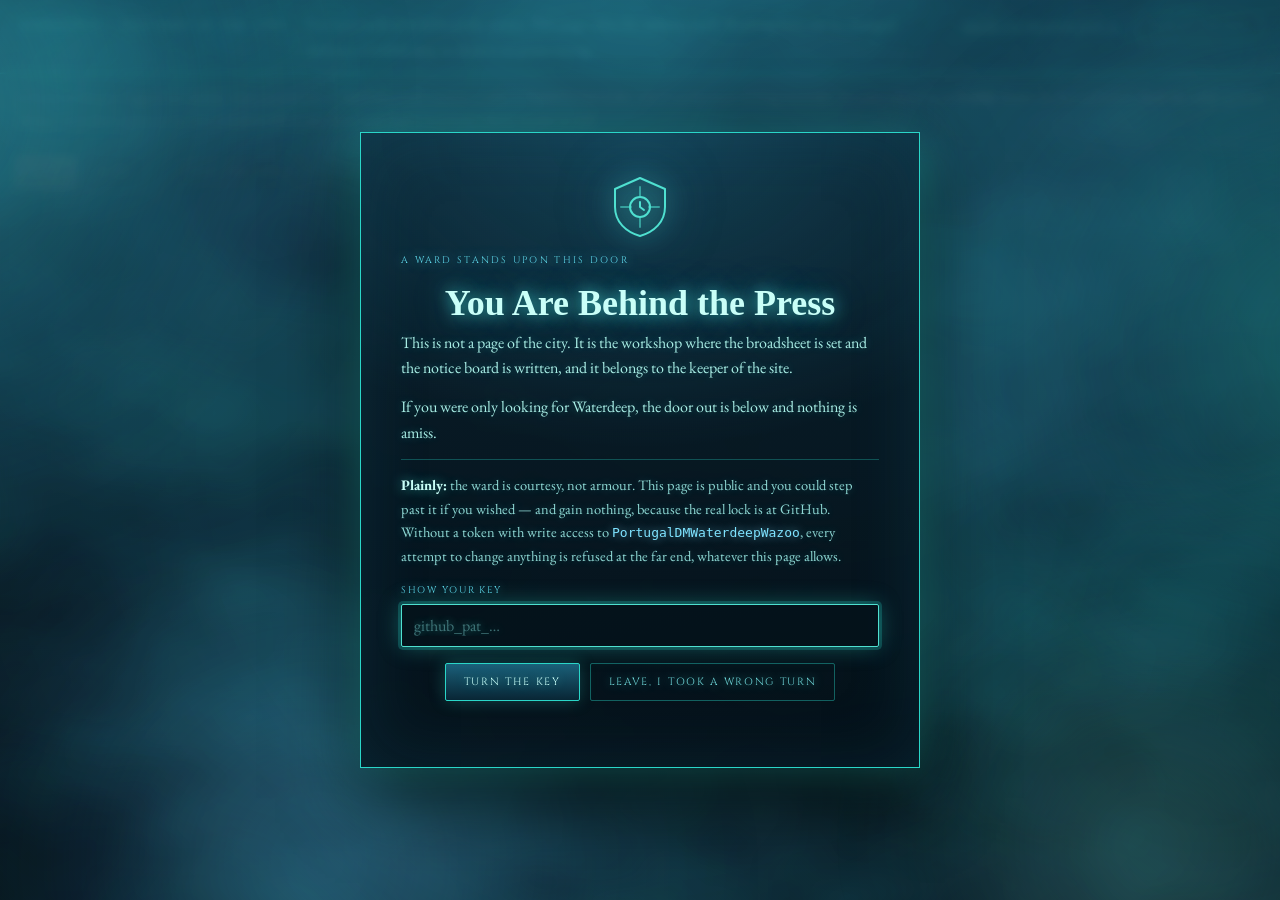
<file: guild-master.html>
<!doctype html>
<html lang="en">
<head>
<meta charset="utf-8">
<meta name="wazoo-build" content="20260808n">
<meta name="viewport" content="width=device-width,initial-scale=1">
<meta name="robots" content="noindex, nofollow">
<title>The Guild Master &mdash; Waterdeep</title>

<link rel="preconnect" href="https://fonts.googleapis.com">
<link rel="preconnect" href="https://fonts.gstatic.com" crossorigin>
<link href="https://fonts.googleapis.com/css2?family=Cinzel:wght@500;600;700&family=EB+Garamond:ital,wght@0,400;0,500;0,600;1,400;1,500&family=IM+Fell+English:ital@0;1&display=swap" rel="stylesheet">
<link rel="stylesheet" href="assets/wazoo.css?v=20260816b">

<style>
.wall{display:grid;gap:14px;padding:14px}
.wall.two{grid-template-columns:repeat(2,1fr)}
.wall.four{grid-template-columns:repeat(4,1fr)}
.tablet{position:relative;height:78vh;border:2px solid #2b2014;border-radius:10px;overflow:hidden;background:#0b0805}
.tablet > b{display:block;padding:5px 9px;background:#1a1309;font:500 10.5px/1.5 "Cinzel",serif;letter-spacing:.13em;text-transform:uppercase;color:#a89070}
.tablet iframe{width:100%;height:calc(100% - 25px);border:0;background:#fff;display:block}
.shut{height:calc(100% - 25px);display:flex;flex-direction:column;align-items:center;justify-content:center;gap:11px;text-align:center;padding:18px}
.shut img{width:104px;height:104px;object-fit:cover;border-radius:50%;border:1px solid #3a2c1a}
.shut .sigil{
  width:104px;height:104px;border-radius:50%;border:1px solid #3a2c1a;
  display:grid;place-items:center;background:#160f09;color:#5b4326;font:600 34px/1 "Cinzel",serif;
}
.shut p{margin:0;font:400 15px/1.5 "EB Garamond",Georgia,serif;color:#a28f6d}
.note{margin:0;padding:12px 16px;font:400 14.5px/1.5 "EB Garamond",Georgia,serif;color:#a28f6d;border-bottom:1px solid #2b2014}
.bar{display:flex;gap:9px;align-items:center;flex-wrap:wrap;padding:11px 16px}
.bar .rule{width:1px;align-self:stretch;background:#2b2014;margin:0 5px}
.bar .said{font:400 14px/1.4 "EB Garamond",Georgia,serif;color:#8d7a5b}
.bar button{
  font-family:"Cinzel",serif;font-size:10px;letter-spacing:.16em;text-transform:uppercase;
  color:#c8a86a;background:rgba(20,15,9,.6);border:1px solid #3a2c1a;border-radius:2px;
  padding:8px 14px;cursor:pointer;transition:background .16s ease,color .16s ease,border-color .16s ease;
}
.bar button:hover{background:rgba(58,44,26,.5);color:#e8d9b8}
.bar button:focus-visible{outline:none;border-color:#c8a86a}
.bar button.on{
  background:linear-gradient(180deg,#6d4a2b,#4a2e18);border-color:#c8a86a;color:#f2e4c6;
  box-shadow:0 0 0 1px rgba(200,168,106,.3) inset;
}
.bar .doorway{
  font-family:"Cinzel",serif;font-size:10px;letter-spacing:.16em;text-transform:uppercase;
  color:#c8a86a;background:rgba(20,15,9,.6);border:1px solid #3a2c1a;border-radius:2px;
  padding:8px 14px;text-decoration:none;
}
.bar .doorway:hover{background:rgba(58,44,26,.5);color:#e8d9b8}
#tests{display:none;white-space:pre-wrap;font:12.5px/1.7 ui-monospace,Menlo,Consolas,monospace;color:#a89070;background:#0b0805;padding:16px}
</style>
<script src="assets/company.js?v=20260808n"></script>
<script src="assets/keyring.js?v=20260808n"></script>
<script src="assets/gate.js?v=20260808n"></script>
</head>
<body>

<p class="note">A frame is always a logged-out visitor, whoever you are &mdash; D&amp;D Beyond&rsquo;s
session cookie is <code>SameSite=Lax</code>, which no browser setting overrides. So only a sheet
set to <b>Public</b> shows on the wall below. <b>Deal the table</b> ignores all that: each sheet
opens as its own window, which <i>does</i> carry your login, so private sheets render in full.</p>

<div class="bar">
  <button id="grid-2" type="button" class="on" aria-pressed="true">2 up</button>
  <button id="grid-4" type="button" aria-pressed="false">4 up</button>
  <span class="rule"></span>
  <button id="deal" type="button">Deal the table</button>
  <button id="clear" type="button">Close the table</button>
  <span class="rule"></span>
  <a class="doorway" href="map-table.html">The map table &rarr;</a>
  <span id="said" class="said"></span>
</div>

<div id="wall" class="wall two"></div>
<pre id="tests"></pre>

<script>
/* =========================================================================
   The wall. One tablet per member.

   A cross-origin frame is opaque — this page cannot read whether D&D
   Beyond served a sheet or its 403 dragon, cannot see the frame's title,
   and onload fires either way. So the roster is asked, not the frame.

   esc, sheetUrl and isPublic come from assets/company.js — this page and
   the public register share them. Do not redefine them here.
   ========================================================================= */
/* A missing portrait and a portrait path that 404s both end up at the
   same drawn sigil — matching adventurers.html, so a member with no
   picture never sits as an empty tile. The onerror value is a fixed
   string with no name- or path-derived content spliced in, so there
   is nothing here for a hostile `name` to break out of. */
function sigilHTML(m, hidden){
  return '<div class="sigil" aria-hidden="true"' + (hidden ? ' style="display:none"' : '') +
    '>' + esc((m.name || "?").charAt(0)) + '</div>';
}

function tileHTML(m){
  var url = sheetUrl(m);
  var head = '<b>' + esc(m.name) + '</b>';
  if(isPublic(m) && url){
    return '<div class="tablet">' + head +
      '<iframe src="' + esc(url) + '" loading="lazy" title="' + esc(m.name) + '"></iframe></div>';
  }
  var face = m.portrait
    ? '<img src="' + esc(m.portrait) + '" alt="" ' +
      'onerror="this.style.display=\'none\';this.nextElementSibling.style.display=\'\'">' +
      sigilHTML(m, true)
    : sigilHTML(m, false);
  var door = url
    ? '<a class="go" href="' + esc(url) + '" target="_blank" rel="noopener">Open in tab &#8599;</a>'
    : '';
  return '<div class="tablet">' + head +
    '<div class="shut">' + face + '<p>Sheet is Private</p>' + door + '</div></div>';
}

function wallHTML(members){
  if(!members || !members.length){
    return '<p class="note">No one has signed the register yet.</p>';
  }
  return members.map(tileHTML).join("");
}

/* =========================================================================
   The table.

   The wall is the compromise; this is the part that actually works for a
   private sheet. A popup is a top-level browsing context, so it carries
   your D&D Beyond session exactly as clicking the link does — and a
   top-level request is the one place a SameSite=Lax cookie is sent.

   Windows are named per member, so dealing twice reuses a member's own
   window rather than littering the desktop. The handles are kept so the
   table can be cleared again: close() and closed are on the cross-origin
   allowlist, but moveTo/resizeTo are not — so a second deal cannot
   re-tile a window that is already open.
   ========================================================================= */
var roster = [];
var dealt  = {};

function openable(members){
  return (members || []).filter(function(m){ return !!sheetUrl(m); });
}

/* Lay n windows over a screen of W by H, in the squarest grid that fits. */
function tileRects(n, W, H){
  if(!n) return [];
  var cols = Math.ceil(Math.sqrt(n));
  var rows = Math.ceil(n / cols);
  var w = Math.floor(W / cols), h = Math.floor(H / rows);
  var out = [];
  for(var i = 0; i < n; i++){
    out.push({ left: (i % cols) * w, top: Math.floor(i / cols) * h, width: w, height: h });
  }
  return out;
}

function say(msg){ document.getElementById("said").textContent = msg || ""; }

function dealTable(){
  var list = openable(roster);
  if(!list.length){ say("Nobody on the register has a sheet to open."); return; }

  var baseL = typeof screen.availLeft === "number" ? screen.availLeft : 0;
  var baseT = typeof screen.availTop  === "number" ? screen.availTop  : 0;
  var rects = tileRects(list.length, screen.availWidth, screen.availHeight);
  var blocked = 0;

  list.forEach(function(m, i){
    var r = rects[i];
    var win = window.open(sheetUrl(m), "sheet-" + m.id,
      "popup=yes,width=" + r.width + ",height=" + r.height +
      ",left=" + (baseL + r.left) + ",top=" + (baseT + r.top));
    if(win) dealt[m.id] = win; else blocked++;
  });

  /* A blocked popup returns null and says nothing else. Browsers allow the
     first window off a click and often stop the rest, so saying how many
     landed is the difference between "broken" and "one setting away". */
  say(blocked
    ? (list.length - blocked) + " dealt, " + blocked + " blocked — allow pop-ups for this site, then deal again."
    : list.length + " sheets dealt.");
}

function closeTable(){
  var shut = 0;
  Object.keys(dealt).forEach(function(id){
    var win = dealt[id];
    try{ if(win && !win.closed){ win.close(); shut++; } }catch(e){}
    delete dealt[id];
  });
  say(shut ? shut + " closed." : "Nothing left open.");
}

async function loadWall(){
  var wall = document.getElementById("wall");
  try{
    var res = await fetch("data/adventurers.json", { cache: "no-cache" });
    if(!res.ok) throw new Error("HTTP " + res.status);
    var data = await res.json();
    roster = data.members || [];
    wall.innerHTML = wallHTML(roster);
  }catch(e){
    wall.innerHTML = '<p class="note">The register could not be read &mdash; ' + esc(e.message) + '</p>';
  }
}

function wire(){
  var two = document.getElementById("grid-2");
  var four = document.getElementById("grid-4");
  two.addEventListener("click", function(){
    document.getElementById("wall").className = "wall two";
    two.classList.add("on"); two.setAttribute("aria-pressed", "true");
    four.classList.remove("on"); four.setAttribute("aria-pressed", "false");
  });
  four.addEventListener("click", function(){
    document.getElementById("wall").className = "wall four";
    four.classList.add("on"); four.setAttribute("aria-pressed", "true");
    two.classList.remove("on"); two.setAttribute("aria-pressed", "false");
  });
  document.getElementById("deal").addEventListener("click", dealTable);
  document.getElementById("clear").addEventListener("click", closeTable);
}

(function boot(){
  if(/[?&]test=1/.test(location.search)){ runTests(); return; }
  wire();
  /* The ward lifts once the key is accepted. Building before that would
     put four frames behind the door for nobody to see. */
  document.addEventListener("ward:open", loadWall);
})();

/* =========================================================================
   Self-tests:  guild-master.html?test=1
   ========================================================================= */
function runTests(){
  const out=[]; let pass=0, fail=0;
  const ok=(name,cond,extra)=>{ if(cond){pass++; out.push("PASS  "+name);} else {fail++; out.push("FAIL  "+name+(extra?"\n      "+extra:""));} };

  const shut = {id:"ganja", ddbId:"168950625", name:"Ganja", race:"Goliath", class:"Barbarian",
                level:5, portrait:"assets/adventurers/ganja.webp", public:false};
  const open = Object.assign({}, shut, {public:true});

  ok("public gets an iframe", tileHTML(open).indexOf("<iframe") > -1, tileHTML(open));
  ok("iframe points at the sheet",
     tileHTML(open).indexOf("dndbeyond.com/characters/168950625") > -1, tileHTML(open));
  ok("private gets no iframe", tileHTML(shut).indexOf("<iframe") === -1, tileHTML(shut));
  ok("private says why", tileHTML(shut).indexOf("Private") > -1, tileHTML(shut));
  ok("private offers a tab", tileHTML(shut).indexOf('target="_blank"') > -1, tileHTML(shut));
  ok("both label the name", tileHTML(open).indexOf("Ganja") > -1 && tileHTML(shut).indexOf("Ganja") > -1);
  ok("hostile name escaped",
     tileHTML(Object.assign({}, shut, {name:"<b>x</b>"})).indexOf("&lt;b&gt;") > -1);
  ok("no ddbId cannot embed",
     tileHTML({name:"Nobody", public:true}).indexOf("<iframe") === -1);

  ok("wall renders one tile per member", (wallHTML([shut, open]).match(/class="tablet"/g)||[]).length === 2);
  ok("empty wall says so", wallHTML([]).indexOf("No one has signed") > -1, wallHTML([]));

  /* ── the table ─────────────────────────────────────────────────── */
  const four = tileRects(4, 1920, 1080);
  ok("four sheets make four rects", four.length === 4, JSON.stringify(four));
  ok("four sheets tile two by two",
     new Set(four.map(r => r.left)).size === 2 && new Set(four.map(r => r.top)).size === 2,
     JSON.stringify(four));
  ok("no rect leaves the screen",
     four.every(r => r.left >= 0 && r.top >= 0 && r.left + r.width <= 1920 && r.top + r.height <= 1080),
     JSON.stringify(four));
  ok("one sheet gets the whole screen",
     tileRects(1, 1920, 1080)[0].width === 1920, JSON.stringify(tileRects(1, 1920, 1080)));
  ok("five sheets need three columns",
     new Set(tileRects(5, 1920, 1080).map(r => r.left)).size === 3);
  ok("nobody to deal is not a crash", tileRects(0, 1920, 1080).length === 0);

  ok("only members with a sheet are dealt",
     openable([shut, {id:"x", name:"No Sheet"}]).length === 1,
     JSON.stringify(openable([shut, {id:"x", name:"No Sheet"}])));
  ok("a private member is still dealt",
     openable([shut]).length === 1, "the whole point: popups carry your login");

  const el=document.getElementById("tests");
  el.style.display="block";
  el.textContent = "Guild Master self-tests\n"+"=".repeat(46)+"\n"+out.join("\n")+
    "\n"+"=".repeat(46)+"\n"+pass+" passed, "+fail+" failed\n";
  document.title = (fail? "FAIL " : "PASS ")+pass+"/"+(pass+fail)+" — Guild Master tests";
}
</script>
</body>
</html>
</file>
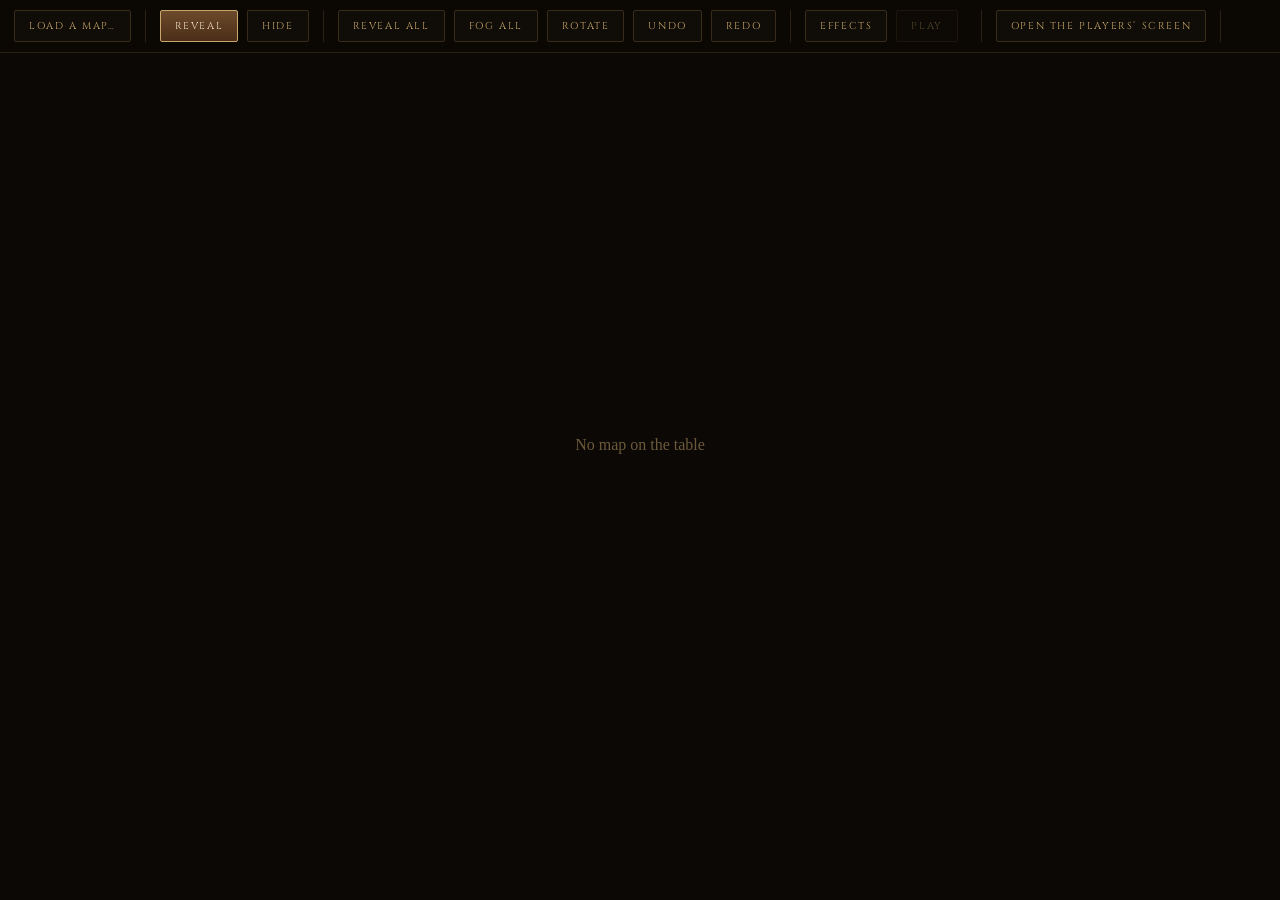
<file: map-table.html>
<!doctype html>
<html lang="en">
<head>
<meta charset="utf-8">
<meta name="wazoo-build" content="20260814h">
<meta name="viewport" content="width=device-width,initial-scale=1">
<meta name="robots" content="noindex, nofollow">
<title>The Map Table &mdash; Waterdeep</title>
<link rel="preconnect" href="https://fonts.googleapis.com">
<link rel="preconnect" href="https://fonts.gstatic.com" crossorigin>
<link href="https://fonts.googleapis.com/css2?family=Cinzel:wght@500;600;700&family=EB+Garamond:ital,wght@0,400;0,500&display=swap" rel="stylesheet">
<link rel="stylesheet" href="assets/wazoo.css?v=20260816b">
<style>
html,body{height:100%}
body{margin:0;background:#0b0805;overflow:hidden}
#tests{display:none;white-space:pre-wrap;font:12.5px/1.7 ui-monospace,Menlo,Consolas,monospace;color:#a89070;background:#0b0805;padding:16px;overflow:auto;height:100%}
#bar{
  position:fixed;top:0;left:0;right:0;z-index:5;
  display:flex;gap:9px;align-items:center;flex-wrap:wrap;
  padding:10px 14px;background:rgba(11,8,5,.92);border-bottom:1px solid #2b2014;
}
#bar button{
  font-family:"Cinzel",serif;font-size:10px;letter-spacing:.16em;text-transform:uppercase;
  color:#c8a86a;background:rgba(20,15,9,.6);border:1px solid #3a2c1a;border-radius:2px;
  padding:8px 14px;cursor:pointer;
}
#bar button:hover{background:rgba(58,44,26,.5);color:#e8d9b8}
#bar button:disabled{opacity:.38;cursor:default}
#bar button:disabled:hover{background:rgba(20,15,9,.6);color:#c8a86a}
#fx-play{border-color:#7a3f1e;color:#e08a4a}
#bar button.on{background:linear-gradient(180deg,#6d4a2b,#4a2e18);border-color:#c8a86a;color:#f2e4c6}
#bar .rule{width:1px;align-self:stretch;background:#2b2014;margin:0 5px}
#bar .said{font:400 14px/1.4 "EB Garamond",Georgia,serif;color:#8d7a5b}
#table{position:fixed;inset:0;width:100%;height:100%;display:block;cursor:crosshair}
#fx-panel{
  position:fixed;top:52px;left:14px;z-index:6;width:320px;max-height:70vh;display:none;
  flex-direction:column;gap:8px;padding:10px;
  background:rgba(11,8,5,.96);border:1px solid #3a2c1a;border-radius:3px;
  box-shadow:0 12px 34px #000c;
}
#fx-panel.on{display:flex}
#fx-search{
  font:400 15px/1.4 "EB Garamond",Georgia,serif;color:#e8d9b8;
  background:rgba(20,15,9,.8);border:1px solid #3a2c1a;border-radius:2px;padding:7px 9px;
}
#fx-list{overflow:auto;display:flex;flex-direction:column;gap:2px}
#fx-list button{
  font-family:"EB Garamond",Georgia,serif;font-size:14px;letter-spacing:0;text-transform:none;
  text-align:left;padding:6px 8px;
}
#fx-list button .far{color:#8d7a5b;font-size:11px}
#fx-credit{font:400 11px/1.4 "EB Garamond",Georgia,serif;color:#6d5a3a}
</style>
<script src="assets/fog.js?v=20260814a"></script>
<script src="assets/spellfx.js?v=20260814e"></script>
</head>
<body>
<div id="bar">
  <button id="open-map" type="button">Load a map&hellip;</button>
  <span class="rule"></span>
  <button id="a-reveal" type="button" class="on">Reveal</button>
  <button id="a-hide" type="button">Hide</button>
  <span class="rule"></span>
  <button id="all-reveal" type="button">Reveal all</button>
  <button id="all-fog" type="button">Fog all</button>
  <button id="rotate" type="button">Rotate</button>
  <button id="undo" type="button">Undo</button>
  <button id="redo" type="button">Redo</button>
  <span class="rule"></span>
  <button id="fx-open" type="button">Effects</button>
  <button id="fx-play" type="button" disabled>Play</button>
  <span id="fx-armed" class="said"></span>
  <span class="rule"></span>
  <button id="open-screen" type="button">Open the players&rsquo; screen</button>
  <span class="rule"></span>
  <span id="said" class="said"></span>
</div>
<div id="fx-panel">
  <input id="fx-search" type="search" placeholder="fireball, cone, lightning&hellip;" autocomplete="off">
  <div id="fx-list"></div>
  <div id="fx-credit">Animations by Jack Kerouac &mdash; Animated Spell Effects, GPL-3.0</div>
</div>
<canvas id="table"></canvas>
<input id="file" type="file" accept="image/*" hidden>
<pre id="tests"></pre>
<script>
/* =========================================================================
   The table.

   Both this page and the projector are the same origin, so they share
   IndexedDB. The map is stored once, here; the projector is told only
   its id and fetches the blob itself. A 15 MB image never crosses the
   channel.
   ========================================================================= */
/* Storage lives in assets/fog.js, because the projector page opens the
   same database and one definition of the schema is the point. */
const FOG_ALPHA = 0.78;          /* EDITOR_FOG_ALPHA in dnd_map.py */
const ZMIN = 0.02, ZMAX = 40;

const state = { mapId:null, img:null, proxy:null, w:0, h:0, rotation:0, strokes:[],
                view:{z:1,tx:0,ty:0} };
let mask = document.createElement("canvas");

function say(msg){ document.getElementById("said").textContent = msg || ""; }

/* The context is asked for once, with alpha off. A canvas with an alpha
   channel is blended against the page on every frame; this one covers
   the window and never shows anything through it. The options are only
   honoured on the FIRST getContext of a canvas, which is why every call
   site goes through here rather than asking the canvas itself. */
let ctx2d = null;
function ctx(){
  if(!ctx2d) ctx2d = document.getElementById("table").getContext("2d", {alpha:false});
  return ctx2d;
}

function sizeCanvas(){
  const cv = document.getElementById("table");
  const dpr = window.devicePixelRatio || 1;
  cv.width  = Math.round(cv.clientWidth  * dpr);
  cv.height = Math.round(cv.clientHeight * dpr);
  return cv;
}

/* ── moving, or settled ────────────────────────────────────────────
   While the wheel turns or a pan drags, the frame is thrown away in
   16 ms and resampling 59 megapixels well is wasted on it. `moving`
   picks the proxy; the timer puts the real map back a moment after the
   gesture stops, so what the DM ends up looking at is always sharp. */
let moving = false, settleT = null;
function nudge(){
  moving = true;
  clearTimeout(settleT);
  settleT = setTimeout(function(){ moving = false; requestPaint(); }, Fog.SETTLE_MS);
}

/* The drag in progress, or null: two image-space corners and what letting
   go would do. It is the table's own business — the projector is told
   nothing until the stroke is committed, because a box swimming about the
   players' screen would give away where the DM is thinking of looking. */
let preview = null;

/* Those two corners as a canvas-space box, normalised so a drag up or to
   the left is still positive: a negative width strokes and fills nothing.
   It goes through the same view the map is drawn with, so the outline
   promises exactly the ground the stroke will take. */
function previewBox(v, a, b){
  const p = Fog.imageToCanvas(v, Math.min(a.x, b.x), Math.min(a.y, b.y));
  const q = Fog.imageToCanvas(v, Math.max(a.x, b.x), Math.max(a.y, b.y));
  return { x:p.x, y:p.y, w:q.x - p.x, h:q.y - p.y };
}

/* Worth committing? A bare click is a zero-area rectangle: it paints
   nothing, but it would still take an undo slot, an autosave and a
   channel message. Both sides have to have moved — a rectangle with no
   height is as empty as one with no width. */
function bigEnough(a, b){
  return Math.abs(b.x - a.x) >= 1 && Math.abs(b.y - a.y) >= 1;
}

function redraw(){
  const cv = document.getElementById("table");
  const g = ctx();
  g.setTransform(1,0,0,1,0,0);
  g.fillStyle = "#0b0805";
  g.fillRect(0,0,cv.width,cv.height);

  if(!state.img){
    g.fillStyle = "#6d5a3a";
    g.font = '16px "EB Garamond", Georgia, serif';
    g.textAlign = "center";
    g.fillText(Fog.emptyMessage(), cv.width/2, cv.height/2);
    drawPointer(g, cv);
    return;
  }

  const v = state.view;
  /* The proxy while the view is moving, the real map once it settles.
     The destination is the same either way — a smaller source drawn to
     the same rectangle is simply a coarser picture of it. */
  const src = Fog.sourceFor(moving, state.proxy, state.img);
  g.imageSmoothingQuality = src.quality;
  g.drawImage(src.img, v.tx, v.ty, state.w * v.z, state.h * v.z);

  /* Effects belong to the world, so they go on before the fog does and
     the fog covers them. A fireball in a room the players have not
     reached must not light that room up for them; on this page the wash
     is only 0.78, so the DM still sees it happen through the fog. */
  SpellFx.draw(g, v);

  /* The map is resampled at "high" because it is a picture and the DM
     reads it. The fog is not a picture — it is a two-valued mask, black
     or nothing, and the only place resampling shows at all is the couple
     of pixels along a reveal's edge. "high" costs three to four times
     "low" for that edge, every frame, so it does not get it. */
  g.imageSmoothingQuality = "low";
  g.globalAlpha = FOG_ALPHA;
  g.drawImage(mask, v.tx, v.ty, state.w * v.z, state.h * v.z);
  g.globalAlpha = 1;

  /* The rectangle as it is being dragged, shown as the result rather than
     as an outline around it: a reveal redraws the map inside the box with
     no fog over it, a hide lays another coat on. The DM sees the finished
     stroke before letting go, which is the whole point — a rectangle used
     to be committed sight unseen. The outline stays as well, because a
     reveal over already-clear ground would otherwise be invisible. */
  if(preview){
    const b = previewBox(v, preview.a, preview.b);
    if(b.w >= 1 && b.h >= 1){
      const dpr = window.devicePixelRatio || 1;
      g.save();
      g.beginPath(); g.rect(b.x, b.y, b.w, b.h); g.clip();
      if(armed){
        /* Nothing to show inside the box: the spell is not there yet,
           and the fog is not about to change. The outline alone says
           where it will land. */
      }else if(preview.reveal){
        g.imageSmoothingQuality = "high";
        g.drawImage(state.img, v.tx, v.ty, state.w * v.z, state.h * v.z);
      }else{
        /* The same black at the same alpha the mask is drawn with, so a
           hide previews as the fog it will actually become. */
        g.globalAlpha = FOG_ALPHA;
        g.fillStyle = "#000";
        g.fillRect(b.x, b.y, b.w, b.h);
      }
      g.restore();

      g.save();
      g.setLineDash([7 * dpr, 5 * dpr]);
      g.lineWidth = Math.max(1, Math.round(dpr));
      /* An armed table previews in the colour of a spell, not of fog:
         that box is about to burn, not to be revealed. */
      g.strokeStyle = armed ? "#d0632a" : preview.reveal ? "#e8d9b8" : "#8d7a5b";
      g.strokeRect(b.x, b.y, b.w, b.h);
      g.restore();
    }
  }

  drawPointer(g, cv);
}

/* ── the laser ─────────────────────────────────────────────────────
   Hold Space and the dot follows the pointer, here and on the
   projector; click while holding and a ring is dropped where the
   click landed. Neither is a stroke: nothing goes into the undo
   stack, nothing is saved, nothing appears in a `sync`. The map is
   not changed by pointing at it.

   The position is kept in IMAGE space, like everything else that
   crosses the channel — the two windows are different sizes, and a
   dot in canvas pixels would land somewhere else on the projector.
   The SIZE is canvas pixels, because a laser is a fixed dot on the
   wall and one measured in map space would swell as the DM zoomed. */
let laser = null;              /* {x,y} in image space, or null */
const pings = [];              /* {x,y,t0} in image space */

function drawPointer(g, cv){
  const dpr = window.devicePixelRatio || 1;
  const v = state.view;
  const now = performance.now();
  for(let i = pings.length - 1; i >= 0; i--){
    const p = pings[i], c = Fog.imageToCanvas(v, p.x, p.y);
    if(!Fog.drawPing(g, c.x, c.y, now - p.t0, dpr)) pings.splice(i, 1);
  }
  if(laser){
    const c = Fog.imageToCanvas(v, laser.x, laser.y);
    Fog.drawLaser(g, c.x, c.y, dpr);
  }

  /* The staged box stays above the fog, unlike the cast it will become.
     It is a tool, not a thing in the world, and a DM aiming a fireball
     into a room the players have not reached still has to see where it
     is going. */
  drawStaged(g);
}

/* A ping has to be redrawn on frames nothing else asks for — it is an
   animation, not a response to an event. The loop runs only while one
   is alive, and stops the moment the list empties. */
let ringing = false;
function animatePings(){
  if(ringing) return;
  ringing = true;
  (function step(){
    /* A staged ghost loops for as long as it is staged, so it keeps the
       frames coming too. */
    if(!pings.length && !SpellFx.playing() && !staged){ ringing = false; requestPaint(); return; }
    requestPaint();
    requestAnimationFrame(step);
  })();
}

/* A playing effect needs frames nothing else is asking for — exactly the
   problem the ping already has. One loop serves both, so two rAF chains
   cannot both believe they own the frame. */
function animateFx(){ animatePings(); }

/* Every handler asks for a paint; none of them paints. A wheel notch, a
   pan sample and a drag sample all arrive faster than the screen
   refreshes, and painting inside each of them queued work the frame
   could never drain — which is what the table being unsmooth actually
   was, rather than any one drawing being slow. */
const requestPaint = Fog.coalesce(requestAnimationFrame, redraw);

function remask(){
  if(state.w && state.h) Fog.rasterise(state.strokes, state.w, state.h, mask);
  requestPaint();
}

/* Build the proxy for whatever the map currently is.

   Generation-counted, exactly as the projector counts its decodes: two
   rotates in quick succession leave two of these in flight, and if the
   first finishes last the table ends up drawing a proxy that is a
   quarter-turn out of step with the map every time the view moves. The
   loser is released rather than dropped, or the counter would leak the
   very bitmaps release() exists to reclaim. */
let proxyGen = 0;
async function setProxy(){
  const gen = ++proxyGen;
  const p = await Fog.makeProxy(state.img, state.w, state.h);
  if(gen !== proxyGen){ Fog.release(p); return; }
  state.proxy = p;
}

/* Swap in a stored map: decode it, fit it, and pick its fog back up. */
async function loadMapRecord(rec){
  const raw = await createImageBitmap(rec.blob);
  const f = await Fog.getFog(rec.id);
  state.mapId = rec.id;
  state.rotation = (f && f.rotation) || 0;
  state.strokes = (f && f.strokes) || [];
  /* Bring the picture to the orientation the saved strokes assume. */
  const turned = Fog.rotateImage(raw, state.rotation);
  /* Whatever this map replaces is hundreds of megabytes; let go of it
     here rather than waiting for a collector that may arrive after the
     renderer has run out of room. `turned` is `raw` itself when there is
     no rotation, which is why the two are compared before releasing. */
  if(turned !== raw) Fog.release(raw);
  /* Nulled, not merely released: drawing a closed bitmap throws, and a
     frame can land between here and the new proxy arriving. */
  Fog.release(state.img); state.proxy = Fog.release(state.proxy);
  state.img = turned;
  state.w = state.img.width; state.h = state.img.height;
  /* Built off the map that was just decoded. Awaited rather than left to
     arrive later: the first thing the DM does with a new map is zoom it,
     and a proxy that turns up afterwards helps nobody. */
  await setProxy();
  const cv = sizeCanvas();
  state.view = Fog.fitView(state.w, state.h, cv.width, cv.height);
  stack.strokes = state.strokes; stack.undone.length = 0;
  try{ localStorage.setItem(LAST_KEY, rec.id); }catch(e){}
  remask();
  say(rec.name);
  /* syncPayload, not a bare map id: this also runs when the table reloads
     and restores the last map from localStorage, and a screen that is
     already open must pick up the restored fog and rotation, not be
     wiped back to a blank slate. */
  send(syncPayload(state));
}

/* No decode here: nothing ever read a stored width or height back, and
   loadMapRecord decodes anyway. A file that will not decode still rejects
   in there, inside this same try. */
async function chooseMap(file){
  try{
    const id = "m" + Date.now().toString(36);
    await Fog.putMap(id, file.name, file);
    await loadMapRecord({id:id, name:file.name, blob:file});
  }catch(e){
    say("Could not read " + file.name + " — " + e.message);
  }
}

/* ── pan and zoom ──────────────────────────────────────────────────── */
function wireView(){
  const cv = document.getElementById("table");

  cv.addEventListener("wheel", function(e){
    if(!state.img) return;
    e.preventDefault();
    const dpr = window.devicePixelRatio || 1;
    /* From the distance actually scrolled, not a fixed step per event.
       A trackpad sends a stream of small deltas and a fixed step turned
       a flick into sixteen-fold zoom and a repaint at every stop along
       the way. */
    const f = Fog.wheelFactor(e.deltaY, e.deltaMode, cv.height);
    state.view = Fog.zoomAt(state.view, e.offsetX*dpr, e.offsetY*dpr, f, ZMIN, ZMAX);
    nudge();
    requestPaint();
    sendView();
  }, {passive:false});

  /* Right-drag pans, as dnd_map.py does, leaving the left button for paint. */
  let panning = false, lx = 0, ly = 0;
  cv.addEventListener("contextmenu", e => e.preventDefault());
  cv.addEventListener("pointerdown", function(e){
    if(e.button !== 2) return;
    panning = true; lx = e.clientX; ly = e.clientY; cv.setPointerCapture(e.pointerId);
  });
  cv.addEventListener("pointermove", function(e){
    if(!panning) return;
    const dpr = window.devicePixelRatio || 1;
    state.view.tx += (e.clientX - lx) * dpr;
    state.view.ty += (e.clientY - ly) * dpr;
    lx = e.clientX; ly = e.clientY;
    nudge();
    requestPaint();
    sendView();
  });
  cv.addEventListener("pointerup", function(){ panning = false; });
  /* A lost pointer capture must not leave panning stuck true. */
  cv.addEventListener("pointercancel", function(){ panning = false; });

  window.addEventListener("resize", function(){
    sizeCanvas();
    requestPaint();
    sendView();
  });
}

/* ── the effects panel ─────────────────────────────────────────────
   376 animations, and the DM has to find one mid-combat. Type a word,
   pick a line, and the table is ARMED: the next left-drag is a cast
   rather than a rectangle of fog. The armed effect is named in the bar
   the whole time, because a mode you cannot see is a mode you forget
   you are in — and forgetting this one means a fireball where you meant
   to lift the fog off a corridor. */
let armed = null;

function armFx(effect){
  armed = effect || null;
  document.getElementById("fx-armed").textContent = armed ? "armed: " + armed.name : "";
  document.getElementById("table").style.cursor = armed ? "copy" : "crosshair";
  /* Putting the tool down puts down whatever was aimed with it. */
  if(!armed) stage(null);
  if(armed){
    /* Both windows warm the file up, or the projector stutters through
       the first cast of the evening while the table plays it smoothly. */
    SpellFx.preload(armed);
    send({t:"preload", path:armed.path});
  }
}

/* A drag's two corners and an angle, as the message the projector will
   receive. Separate from the gesture so the shape of what crosses the
   channel can be asserted without a pointer, a map or a video. */
function castPayload(effect, a, b, rot){
  return { t:"cast", path:effect.path, rot: rot || 0,
           rect:{ x0:Math.min(a.x, b.x), y0:Math.min(a.y, b.y),
                  x1:Math.max(a.x, b.x), y1:Math.max(a.y, b.y) } };
}

/* ── the staged cast ───────────────────────────────────────────────
   A drag no longer fires anything. It stages: a rectangle, an angle,
   and the effect itself looping quietly inside the box while the DM
   pushes it around until the bolt runs down the corridor rather than
   across it. The projector is told nothing until Play — half the point
   of aiming is that the players do not watch you do it.

   Rect is image space, as everything on this table is; `rot` is
   radians about the rect's centre, applied when drawing. */
let staged = null;

function stage(s){
  staged = s;
  document.getElementById("fx-play").disabled = !staged;
  if(staged) animateFx();          /* the ghost loops, so frames must keep coming */
  requestPaint();
}

/* Fire what is staged, and keep it staged: a second fireball down the
   same corridor should be one more click, not another drag. */
function playStaged(){
  if(!staged) return;
  const msg = castPayload(staged.effect,
                          {x:staged.rect.x0, y:staged.rect.y0},
                          {x:staged.rect.x1, y:staged.rect.y1}, staged.rot);
  SpellFx.cast(staged.effect, msg.rect, msg.rot, say);
  send(msg);
  animateFx();
}

/* The staged box, its ghost and its handles — table only. Sizes are in
   canvas pixels so the grips stay the same size to the hand however far
   the map is zoomed. */
const GRIP = 9, LIFT = 30;
function drawStaged(g){
  if(!staged) return;
  const dpr = window.devicePixelRatio || 1;
  const box = SpellFx.boxOf(state.view, staged.rect);
  /* Dimmed, so a staged effect is never mistaken for one that has been
     cast — the players are not seeing this.

     And gone entirely while a cast is playing. The ghost loops in the
     same box at the same angle, so leaving it up meant pressing Play
     changed nothing anyone could see: the box was already animating,
     and the real cast drew underneath it. Now the loop stops, the spell
     goes off once at full strength, and the ghost comes back. */
  if(!SpellFx.playing()){
    SpellFx.drawFrame(g, SpellFx.ghost(staged.effect), box, staged.rot, 0.55);
  }

  g.save();
  g.translate(box.x + box.w / 2, box.y + box.h / 2);
  g.rotate(staged.rot);
  g.strokeStyle = "#d0632a";
  g.fillStyle = "#d0632a";
  g.lineWidth = Math.max(1, Math.round(dpr));
  g.setLineDash([7 * dpr, 5 * dpr]);
  g.strokeRect(-box.w / 2, -box.h / 2, box.w, box.h);
  g.setLineDash([]);
  /* the stalk and knob you turn it by */
  g.beginPath();
  g.moveTo(0, -box.h / 2);
  g.lineTo(0, -box.h / 2 - LIFT * dpr);
  g.stroke();
  g.beginPath();
  g.arc(0, -box.h / 2 - LIFT * dpr, GRIP * 0.7 * dpr, 0, Math.PI * 2);
  g.fill();
  /* the corners you resize by */
  const s = GRIP * 0.55 * dpr;
  [[-1,-1],[1,-1],[1,1],[-1,1]].forEach(function(c){
    g.fillRect(c[0] * box.w / 2 - s, c[1] * box.h / 2 - s, s * 2, s * 2);
  });
  g.restore();
}

function fxList(query){
  const box = document.getElementById("fx-list");
  const idx = SpellFx.index();
  box.textContent = "";
  if(!idx){ box.textContent = "No catalogue — data/spell-effects.json did not load."; return; }
  /* Sixty is what a panel this tall can show without becoming a scroll
     race; the search is how you get past it. */
  SpellFx.search(idx.effects, query).slice(0, 60).forEach(function(e){
    const b = document.createElement("button");
    b.type = "button";
    b.textContent = e.name + " ";
    const tag = document.createElement("span");
    tag.className = "far";
    tag.textContent = e.category + (e.shape ? " · " + e.shape : "") +
                      (e.bundled ? "" : " · fetches");
    b.appendChild(tag);
    b.addEventListener("click", function(){ armFx(e); });
    box.appendChild(b);
  });
}

function wireFx(){
  const panel = document.getElementById("fx-panel");
  const search = document.getElementById("fx-search");
  document.getElementById("fx-open").addEventListener("click", function(){
    panel.classList.toggle("on");
    if(panel.classList.contains("on")){ fxList(search.value); search.focus(); }
  });
  search.addEventListener("input", function(){ fxList(this.value); });
  document.getElementById("fx-play").addEventListener("click", playStaged);
  SpellFx.loadIndex().then(function(){ if(panel.classList.contains("on")) fxList(search.value); });
}

function wire(){
  const file = document.getElementById("file");
  document.getElementById("open-map").addEventListener("click", () => file.click());
  file.addEventListener("change", function(){
    if(file.files && file.files[0]) chooseMap(file.files[0]);
    file.value = "";
  });
  wireView();

  const pick = (onId, offId, set) => {
    const on = document.getElementById(onId), off = document.getElementById(offId);
    on.addEventListener("click", function(){ set(); on.classList.add("on"); off.classList.remove("on"); });
  };
  /* Reaching for a fog tool disarms: the DM has said what they want the
     next drag to be, and it is not a fireball. */
  pick("a-reveal", "a-hide", () => { reveal = true; armFx(null); });
  pick("a-hide", "a-reveal", () => { reveal = false; armFx(null); });
  document.getElementById("all-reveal").addEventListener("click", () => pushStroke(Fog.fill(true)));
  document.getElementById("all-fog").addEventListener("click", () => pushStroke(Fog.fill(false)));
  document.getElementById("rotate").addEventListener("click", rotate);
  document.getElementById("undo").addEventListener("click", undo);
  document.getElementById("redo").addEventListener("click", redo);
  document.addEventListener("keydown", function(e){
    /* Typing in the effects search box is typing, not shortcuts. Without
       this, a space in "fire cone" is swallowed by the laser — the word
       never lands and a red dot flashes on the projector while the DM
       looks for a spell — and Ctrl-Z undoes a stroke instead of the
       search term. Escape stays global on purpose: shutting the panel
       from inside its own search box is what anyone would expect. */
    const typing = e.target && /^(INPUT|TEXTAREA)$/.test(e.target.tagName);

    /* Space is the laser, held. A toggle would be a mode to forget you
       are in, and forgetting it means a left-drag that pings the table
       instead of lifting fog. Held, there is nothing to forget.
       preventDefault because Space also re-presses whatever toolbar
       button was last clicked. */
    if(!typing && e.code === "Space" && !e.ctrlKey && !e.metaKey && !e.altKey){
      e.preventDefault();
      if(!e.repeat) setLaser(true);
      return;
    }
    /* Enter fires what is aimed, wherever the focus happens to be —
       including the search box, where the DM's hands already are. */
    if(e.key === "Enter" && staged){ e.preventDefault(); playStaged(); return; }

    /* Escape is a ladder: first it drops what is staged, and only then
       does it put the tool down. Losing the effect you spent ten seconds
       aiming AND the tool, on one keypress, is a bad trade. */
    if(e.key === "Escape"){
      if(staged){ stage(null); return; }
      armFx(null);
      document.getElementById("fx-panel").classList.remove("on");
      return;
    }
    if(typing || !(e.ctrlKey || e.metaKey)) return;
    if(e.key === "z"){ e.preventDefault(); undo(); }
    if(e.key === "y"){ e.preventDefault(); redo(); }
  });
  document.addEventListener("keyup", function(e){
    if(e.code === "Space") setLaser(false);
  });
  /* Alt-tabbing away with Space down never delivers the keyup, and the
     dot would be left burning on the projector. */
  window.addEventListener("blur", function(){ setLaser(false); });
  wireFx();
  wirePaint();

  document.getElementById("open-screen").addEventListener("click", function(){
    const w = window.open("map-screen.html", "waterdeep-map-screen",
      "popup=yes,width=1280,height=800,left=" + (screen.availWidth) + ",top=0");
    /* A blocked popup returns null and says nothing else. */
    say(w ? "Players' screen opened — drag it to the projector."
          : "The players' screen was blocked — allow pop-ups for this site.");
  });
}

/* ── the stroke stack ──────────────────────────────────────────────
   Kept as three tiny pure functions so the suite can exercise the
   ordering rules without a canvas or a map. */
function applyPush(st, stroke){ st.strokes.push(stroke); st.undone.length = 0; return true; }
function applyUndo(st){
  if(!st.strokes.length) return false;
  st.undone.push(st.strokes.pop()); return true;
}
function applyRedo(st){
  if(!st.undone.length) return false;
  st.strokes.push(st.undone.pop()); return true;
}

const LAST_KEY = "waterdeep-table.last";
const stack = { strokes: state.strokes, undone: [] };
/* Left-drag is always a rectangle. The brush was here too, and it was
   the wrong instrument for the job: fog is lifted street by street and a
   freehand smear neither follows a street nor lands the same twice.
   Reveal/Hide is the only choice left, which is why there is no longer a
   tool button to press. Fog painted by the old brush is still `path`
   strokes in IndexedDB, and Fog.rasterise still draws them. */
let reveal = true;

let saveT = null;
function saveFog(){
  if(!state.mapId) return;
  clearTimeout(saveT);
  saveT = setTimeout(() => { Fog.putFog(state.mapId, state.strokes, state.rotation).catch(()=>{}); }, 400);
}

/* ── the channel ───────────────────────────────────────────────────
   Only small things travel: a view, a stroke, a map id. The map blob
   stays in IndexedDB, which the projector reads directly. */

/* Everything a screen needs to draw the table as it currently stands.
   The map is an id, not an image — that is what keeps this small.
   Rotation must be here: the stored blob is always the original, and
   the strokes travel already rotated, so a screen that decodes the
   blob unturned lands the fog crooked.

   The framing travels as an image-space RECTANGLE, never as {z,tx,ty}.
   Those numbers are in this canvas's device pixels; the projector's
   canvas is another size at another devicePixelRatio, so applied
   verbatim they crop the map and every pan carries the error along.
   The canvas is read at send time because it is the sender's dimensions
   that turn a view into a rectangle.

   And what is sent is the part of that rectangle which is MAP. This
   window is wider than the map is, so fitting the map to it leaves
   empty table either side; sent whole, the projector frames the
   emptiness too and the map ends up small in the middle of it. Rotate
   made it obvious because rotate is the one action that fits the whole
   map, and so carries the widest margins. */
function syncPayload(s, canvas){
  const cv = canvas || document.getElementById("table");
  return { t:"sync", mapId:s.mapId,
           rect:Fog.clampRect(Fog.viewRect(s.view, cv.width, cv.height), s.w, s.h),
           strokes:s.strokes, rotation:s.rotation };
}

/* This page's build, for comparing against the projector's. */
const BUILD = (document.querySelector('meta[name="wazoo-build"]') || {}).content || "";

const ch = Fog.open(function(m){
  /* The only thing the table listens for is a screen announcing itself. */
  if(m.t === "hello"){
    ch.postMessage(syncPayload(state));
    /* A projector window is opened once and left for hours, and an HTML
       page cannot be cache-busted by a query token the way the shared
       scripts can. So a screen that has been open since before an update
       goes on running the old code without a word, and every fix after
       that looks like it did not work. */
    if(m.build && BUILD && m.build !== BUILD){
      say("The players' screen is running an older build (" + m.build + ", this is " +
          BUILD + ") — focus that window and hard-reload it, Ctrl-Shift-R.");
    }
  }
});

let send = function(m){ if(ch) ch.postMessage(m); };

/* The view changes on every wheel tick and every pan frame, so it is
   sent at most once per frame rather than per event. */
let viewPending = false;
function sendView(){
  if(!ch || viewPending) return;
  viewPending = true;
  requestAnimationFrame(function(){
    viewPending = false;
    const cv = document.getElementById("table");
    send({t:"view", rect:Fog.clampRect(Fog.viewRect(state.view, cv.width, cv.height),
                                       state.w, state.h)});
  });
}

/* The dot moves with the pointer, so it is sent at most once per frame,
   for the same reason the view is: a 125 Hz mouse would otherwise post
   125 messages a second at the projector. */
let laserPending = false;
function sendLaser(){
  if(!ch || laserPending || !laser) return;
  laserPending = true;
  requestAnimationFrame(function(){
    laserPending = false;
    if(laser) send({t:"laser", x:laser.x, y:laser.y});
  });
}

/* Space down and Space up, and anything else that has to end the dot —
   the window losing focus, most of all, since alt-tabbing with Space
   held never delivers a keyup and would leave it burning on the
   projector. `held` is separate from `laser` because the key can be
   held before the pointer has ever been over the map, and there is
   nowhere to draw a dot until it has. */
let held = false, pointerAt = null;
function setLaser(on){
  if(on === held) return;
  held = on;
  const cv = document.getElementById("table");
  cv.style.cursor = on ? "none" : "crosshair";
  if(on){
    laser = pointerAt;
    if(laser) send({t:"laser", x:laser.x, y:laser.y});
  }else{
    laser = null;
    send({t:"laser", off:true});
  }
  requestPaint();
}

function pushStroke(s){
  applyPush(stack, s);
  state.strokes = stack.strokes;
  /* Just this stroke onto the mask as it stands, rather than replaying
     the list, which is O(n²) over a session's worth of strokes on a mask
     that may be twenty-four megapixels. Undo, redo, sync, rotate and map
     loading still replay from zero — that is what the spec's O(n)
     rasterise is for, and none of them happen mid-drag. */
  if(state.w && state.h) Fog.applyStroke(s, state.w, state.h, mask);
  requestPaint(); saveFog();
  send({t:"stroke", stroke:s});
}

function undo(){
  if(!applyUndo(stack)) return;
  state.strokes = stack.strokes; remask(); saveFog();
  send({t:"undo", strokes:state.strokes});
}
function redo(){
  if(!applyRedo(stack)) return;
  state.strokes = stack.strokes; remask(); saveFog();
  send({t:"undo", strokes:state.strokes});
}

/* ── painting ──────────────────────────────────────────────────────
   A drag is ONE stroke, decided on pointerup: two corners and an action.
   Nothing goes on the mask, into the undo stack or across the channel
   while the pointer is down — the drag is drawn as a preview on this
   canvas only, and the projector hears about the rectangle once, when
   the DM lets go. That keeps a drag out of the players' sight and keeps
   an undo meaning one rectangle. */
function wirePaint(){
  const cv = document.getElementById("table");
  let drawing = false, start = null;
  /* What is being dragged on the staged box, if anything: its mode, and
     whatever that mode needs to remember from the moment it was grabbed
     — the pointer's offset for a move, the far corner for a resize. */
  let grab = null;

  const at = (x, y) => {
    const dpr = window.devicePixelRatio || 1;
    const r = cv.getBoundingClientRect();
    return Fog.canvasToImage(state.view, (x - r.left) * dpr, (y - r.top) * dpr);
  };

  /* The same pointer in canvas pixels, which is where the handles live:
     a grip has to stay the size of a fingertip however far the map is
     zoomed, so it cannot be measured in map pixels. */
  const atCanvas = (x, y) => {
    const dpr = window.devicePixelRatio || 1;
    const r = cv.getBoundingClientRect();
    return { x:(x - r.left) * dpr, y:(y - r.top) * dpr };
  };

  function grabAt(clientX, clientY){
    if(!staged) return null;
    const dpr = window.devicePixelRatio || 1;
    const p = atCanvas(clientX, clientY);
    const box = SpellFx.boxOf(state.view, staged.rect);
    return SpellFx.handleAt(box, staged.rot, p.x, p.y, GRIP * dpr, LIFT * dpr);
  }

  /* Ending a drag from anywhere: the preview goes, and the canvas is
     asked for the frame that no longer has it. */
  function stop(){
    drawing = false; start = null; preview = null;
    requestPaint();
  }

  cv.addEventListener("pointerdown", function(e){
    if(e.button !== 0 || !state.img) return;
    /* Space held means the pointer is a laser, and a laser does not lift
       fog. The click drops a ring instead — on both windows, from one
       message, so the players see the ring the DM is looking at. */
    if(held){
      const p = at(e.clientX, e.clientY);
      pings.push({x:p.x, y:p.y, t0:performance.now()});
      send({t:"ping", x:p.x, y:p.y});
      animatePings();
      return;
    }
    /* A staged effect owns the pointer wherever its handles are. Miss
       them and the drag means what it always meant — a new box, or fog. */
    const on = grabAt(e.clientX, e.clientY);
    if(on){
      cv.setPointerCapture(e.pointerId);
      const p = at(e.clientX, e.clientY);
      if(on === "move"){
        grab = { mode:"move", from:p, rect:staged.rect };
      }else if(on === "rotate"){
        grab = { mode:"rotate" };
      }else{
        /* The corner across the box is nailed down for the whole drag,
           taken once here — recomputing it as the box changes would let
           it creep. */
        grab = { mode:"resize", fixed:SpellFx.cornerAt(staged.rect, SpellFx.opposite(on), staged.rot) };
      }
      return;
    }

    drawing = true; cv.setPointerCapture(e.pointerId);
    start = at(e.clientX, e.clientY);
    preview = { a:start, b:start, reveal:reveal };
  });

  cv.addEventListener("pointermove", function(e){
    /* Tracked whether or not a button is down: Space can be pressed
       while the pointer is simply resting over the map, and the dot has
       to appear where it already is rather than on the next twitch. */
    if(state.img) pointerAt = at(e.clientX, e.clientY);
    if(held){
      laser = pointerAt;
      sendLaser();
      requestPaint();
      return;
    }

    /* Aiming what is already staged. Nothing here is sent — the
       projector finds out when Play is pressed. */
    if(grab && staged){
      const p = at(e.clientX, e.clientY);
      if(grab.mode === "move"){
        staged.rect = SpellFx.moveRect(grab.rect, p.x - grab.from.x, p.y - grab.from.y);
      }else if(grab.mode === "rotate"){
        /* Alt is the escape hatch out of the fifteen-degree snap, for
           the corridor that does not run on a nice angle. */
        staged.rot = SpellFx.aimAt(SpellFx.centreOf(staged.rect), p.x, p.y, e.altKey);
      }else{
        staged.rect = SpellFx.resizeFrom(grab.fixed, staged.rot, p.x, p.y);
      }
      requestPaint();
      return;
    }

    if(!drawing || !start) return;
    /* Only the corner the pointer is at — the samples the browser
       buffered between frames say nothing a rectangle needs. One repaint
       per frame, not one per event, or a 125 Hz mouse queues 125 full
       redraws a second and the drag stutters. */
    preview = { a:start, b:at(e.clientX, e.clientY), reveal:reveal };
    requestPaint();
  });

  cv.addEventListener("pointerup", function(e){
    if(grab){ grab = null; return; }
    if(!drawing || !start) return;
    const p = at(e.clientX, e.clientY);
    /* A click paints nothing, so it must not cost an undo, a save and a
       message. Only a box with both sides to it is committed. */
    if(bigEnough(start, p)){
      if(armed){
        /* Staged, not cast. Nothing goes to the projector, nothing goes
           into the undo stack — the DM aims first and fires with Play. */
        stage({ effect:armed,
                rect:{ x0:Math.min(start.x, p.x), y0:Math.min(start.y, p.y),
                       x1:Math.max(start.x, p.x), y1:Math.max(start.y, p.y) },
                rot:0 });
      }else{
        pushStroke(Fog.rect(start.x, start.y, p.x, p.y, reveal));
      }
    }
    stop();
  });

  /* A lost pointer capture (e.g. the OS steals the gesture) must not
     strand a preview on the canvas or commit a rectangle the DM never
     finished drawing. */
  cv.addEventListener("pointercancel", function(){
    grab = null;
    if(!drawing) return;
    stop();
  });

  /* The pointer leaving the map would otherwise strand the dot against
     whichever edge it left by — on the projector as well, where it would
     sit there while the DM is reading a book. */
  cv.addEventListener("pointerleave", function(){
    pointerAt = null;
    if(!held || !laser) return;
    laser = null;
    send({t:"laser", off:true});
    requestPaint();
  });
}

async function rotate(){
  if(!state.img) return;
  const oldH = state.h, was = state.img;
  state.img = Fog.rotateImage(state.img, 1);
  Fog.release(was);
  state.w = state.img.width; state.h = state.img.height;
  /* The proxy is a picture of the map and the map has just turned. Drop
     it first so a frame between here and the new one cannot draw the
     old orientation, then build the replacement. */
  state.proxy = Fog.release(state.proxy);
  state.rotation = (state.rotation + 1) % 4;
  /* The dot and any rings are in the coordinates the map had a moment
     ago, and there is no sensible way to carry a laser through a
     quarter-turn — the DM's hand has not moved. Drop them; the next
     twitch of the pointer puts the dot back where it belongs. */
  pings.length = 0;
  SpellFx.clear();
  stage(null);          /* aimed at ground that has just turned */
  if(laser){ laser = null; send({t:"laser", off:true}); }
  state.strokes = Fog.rotateStrokes(state.strokes, oldH);
  stack.strokes = state.strokes; stack.undone.length = 0;
  const c = sizeCanvas();
  state.view = Fog.fitView(state.w, state.h, c.width, c.height);
  remask(); saveFog();
  send(syncPayload(state));
  await setProxy();
  requestPaint();
}

/* =========================================================================
   Self-tests:  map-table.html?test=1
   ========================================================================= */
function runTests(){
  /* #bar is fixed and opaque over the first lines of the report, and
     #table is fixed over all of it and swallows the wheel so the report
     cannot even be scrolled. Neither is any use while the suite runs.
     The canvas keeps its width/height attributes while hidden, which is
     what the payload tests measure against. */
  document.getElementById("bar").style.display = "none";
  document.getElementById("table").style.display = "none";

  const out=[]; let pass=0, fail=0;
  const ok=(name,cond,extra)=>{ if(cond){pass++; out.push("PASS  "+name);} else {fail++; out.push("FAIL  "+name+(extra?"\n      "+extra:""));} };
  const near=(a,b)=>Math.abs(a-b)<0.001;

  /* alpha of the mask at a pixel: 255 = fogged, 0 = revealed */
  const alphaAt=(cv,x,y)=>cv.getContext("2d").getImageData(x,y,1,1).data[3];

  /* ── view maths ────────────────────────────────────────────────── */
  const v = {z:2, tx:30, ty:-10};
  const c = Fog.imageToCanvas(v, 100, 50);
  ok("image to canvas", near(c.x, 230) && near(c.y, 90), JSON.stringify(c));
  const i = Fog.canvasToImage(v, c.x, c.y);
  ok("round trip", near(i.x, 100) && near(i.y, 50), JSON.stringify(i));

  ok("fit scale takes the tighter axis", near(Fog.fitScale(1000, 500, 500, 500), 0.5),
     String(Fog.fitScale(1000,500,500,500)));
  ok("fit scale of nothing is 1", Fog.fitScale(0, 0, 500, 500) === 1);

  const fv = Fog.fitView(1000, 500, 500, 500);
  ok("fit view centres the image", near(fv.tx, 0) && near(fv.ty, 125), JSON.stringify(fv));

  /* ── the framing crosses the channel as an image rectangle ────────
     A view is in the sender's DEVICE pixels. The projector's canvas is
     another size at another devicePixelRatio — a laptop at 150% beside a
     projector at 100% is the ordinary case — so a view applied verbatim
     shows the players a cropped, off-centre map. A rectangle of the map
     means the same thing on any canvas. */
  const vr = Fog.viewRect({z:2, tx:-100, ty:-40}, 800, 600);
  ok("a view names the image rectangle its canvas shows",
     near(vr.x0, 50) && near(vr.y0, 20) && near(vr.x1, 450) && near(vr.y1, 320),
     JSON.stringify(vr));

  const rt = Fog.viewFromRect(vr, 800, 600);
  ok("rect round-trips to the same view on the same canvas",
     near(rt.z, 2) && near(rt.tx, -100) && near(rt.ty, -40), JSON.stringify(rt));

  ok("an empty rectangle is refused rather than dividing by zero",
     Fog.viewFromRect({x0:5,y0:5,x1:5,y1:5}, 800, 600).z === 1);

  /* THE test for the projector bug: the same rectangle, fitted to a
     canvas of a different size and aspect, must still show the same
     ground. Contain-fitting means the tight axis matches exactly and the
     slack axis becomes a centred superset — never a crop. */
  const other = Fog.viewFromRect(vr, 700, 900);
  const shown = Fog.viewRect(other, 700, 900);
  ok("the same rect on a differently-sized canvas frames the same map",
     near(shown.x0, vr.x0) && near(shown.x1, vr.x1) &&
     shown.y0 <= vr.y0 + 0.001 && shown.y1 >= vr.y1 - 0.001 &&
     near((shown.y0 + shown.y1) / 2, (vr.y0 + vr.y1) / 2),
     "sent " + JSON.stringify(vr) + " but the screen would show " + JSON.stringify(shown));
  /* ── only the map is sent, never the table around it ──────────────
     A view is the whole canvas. This window is far wider than a portrait
     map fitted into it, so most of that view is empty table — and the
     projector, told to frame it, put the map small in the middle. It
     showed worst after a rotate, which fits the whole map and so carries
     the widest margins. */
  const wide = Fog.viewRect(Fog.fitView(6800, 8700, 1912, 940), 1912, 940);
  const trimmed = Fog.clampRect(wide, 6800, 8700);
  ok("the margins either side of the map are not sent",
     wide.x0 < -1000 && near(trimmed.x0, 0) && near(trimmed.x1, 6800),
     "sent " + JSON.stringify(wide) + " and should send " + JSON.stringify(trimmed));
  ok("the axis that already fits is left alone",
     near(trimmed.y0, 0) && near(trimmed.y1, 8700), JSON.stringify(trimmed));
  ok("a framing inside the map is untouched",
     JSON.stringify(Fog.clampRect({x0:100,y0:200,x1:900,y1:1200}, 6800, 8700)) ===
     JSON.stringify({x0:100,y0:200,x1:900,y1:1200}));
  ok("a view that has left the map behind is sent as it is",
     Fog.clampRect({x0:-900,y0:-900,x1:-100,y1:-100}, 6800, 8700).x0 === -900,
     "an empty intersection is not a rectangle anyone can frame");
  ok("with no map loaded there is nothing to clamp to",
     Fog.clampRect({x0:-50,y0:-50,x1:50,y1:50}, 0, 0).x0 === -50);

  const clamped = syncPayload({mapId:"m1", view:Fog.fitView(6800, 8700, 1912, 940),
                               w:6800, h:8700, strokes:[], rotation:0},
                              {width:1912, height:940});
  ok("a sync carries the trimmed framing, not the window's",
     near(clamped.rect.x0, 0) && near(clamped.rect.x1, 6800), JSON.stringify(clamped.rect));

  /* The projector shows the framing faithfully. Overscan exists as a
     mechanism — one constant, read by both windows — but it is 1: with
     the margins trimmed out of the rectangle, a tenth of overscan would
     crop the map's own edges rather than empty table. */
  ok("the projector crops nothing the table framed", Fog.SCREEN_ZOOM === 1,
     "SCREEN_ZOOM is " + Fog.SCREEN_ZOOM + " — anything above 1 loses the map's edges");

  const over = Fog.viewFromRect(vr, 800, 600, 1.1);
  const oShown = Fog.viewRect(over, 800, 600);
  ok("the mechanism still tightens when it is asked to",
     near((oShown.x1 - oShown.x0) * 1.1, vr.x1 - vr.x0) &&
     near((oShown.y1 - oShown.y0) * 1.1, vr.y1 - vr.y0),
     JSON.stringify(oShown));
  ok("a tightened fit keeps the same ground centred",
     near((oShown.x0 + oShown.x1) / 2, (vr.x0 + vr.x1) / 2) &&
     near((oShown.y0 + oShown.y1) / 2, (vr.y0 + vr.y1) / 2),
     "zooming about a corner would drift the map off the projector");
  ok("no zoom means the plain contain-fit",
     near(Fog.viewFromRect(vr, 800, 600).z, Fog.viewFromRect(vr, 800, 600, 1).z));

  const z = Fog.zoomAt({z:1,tx:0,ty:0}, 200, 100, 2, 0.05, 40);
  ok("zoom holds the cursor still",
     near(Fog.canvasToImage(z,200,100).x, 200) && near(Fog.canvasToImage(z,200,100).y, 100),
     JSON.stringify(z));
  ok("zoom clamps to max", Fog.zoomAt({z:30,tx:0,ty:0}, 0, 0, 4, 0.05, 40).z === 40);
  ok("zoom clamps to min", Fog.zoomAt({z:0.1,tx:0,ty:0}, 0, 0, 0.1, 0.05, 40).z === 0.05);

  /* ── the mask ──────────────────────────────────────────────────── */
  const blank = Fog.rasterise([], 40, 40);
  ok("no strokes means all fog", alphaAt(blank, 20, 20) === 255, String(alphaAt(blank,20,20)));

  const revealed = Fog.rasterise([Fog.fill(true)], 40, 40);
  ok("fill reveals everything", alphaAt(revealed, 20, 20) === 0);

  const box = Fog.rasterise([Fog.rect(10,10,30,30,true)], 40, 40);
  ok("rect reveals inside", alphaAt(box, 20, 20) === 0);
  ok("rect leaves outside fogged", alphaAt(box, 2, 2) === 255);

  const back = Fog.rasterise([Fog.fill(true), Fog.rect(10,10,30,30,false)], 40, 40);
  ok("a later stroke wins", alphaAt(back, 20, 20) === 255 && alphaAt(back, 2, 2) === 0);

  const dot = Fog.rasterise([Fog.line(20,20,20,20,6,true)], 40, 40);
  ok("a click leaves a dot", alphaAt(dot, 20, 20) === 0, "zero-length line must still paint");

  const drag = Fog.rasterise([Fog.line(5,20,35,20,4,true)], 40, 40);
  ok("a drag reveals along its path", alphaAt(drag, 20, 20) === 0 && alphaAt(drag, 20, 2) === 255);

  const undone = Fog.rasterise([Fog.fill(true), Fog.rect(10,10,30,30,false)].slice(0,-1), 40, 40);
  ok("dropping the last stroke undoes it", alphaAt(undone, 20, 20) === 0);

  /* Appending one stroke to the mask must equal replaying the lot. That
     equality is the whole licence for the brush to stop being O(n²). */
  const many = [Fog.fill(true), Fog.rect(5,5,25,25,false),
                Fog.line(10,30,30,30,4,true), Fog.line(20,20,20,20,7,false)];
  const together = Fog.rasterise(many, 40, 40);
  const oneAtATime = Fog.rasterise([], 40, 40);
  many.forEach(s => Fog.applyStroke(s, 40, 40, oneAtATime));
  const pixels = cv => cv.getContext("2d").getImageData(0, 0, 40, 40).data;
  const a = pixels(together), b = pixels(oneAtATime);
  let same = a.length === b.length;
  for(let k = 0; same && k < a.length; k++) if(a[k] !== b[k]) same = false;
  ok("applying strokes one at a time matches rasterising them together", same,
     "an appended mask and a replayed mask must be identical, pixel for pixel");

  /* ── rotation ──────────────────────────────────────────────────── */
  /* 90° clockwise on an image 100 tall: (x,y) -> (oldH - y, x) */
  const rot = Fog.rotateStrokes([Fog.line(10, 20, 30, 40, 5, true)], 100);
  ok("rotate maps a line's ends", rot[0].x0 === 80 && rot[0].y0 === 10 && rot[0].x1 === 60 && rot[0].y1 === 30,
     JSON.stringify(rot[0]));
  ok("rotate keeps the radius and the action", rot[0].r === 5 && rot[0].reveal === true);
  ok("rotate leaves a fill alone", Fog.rotateStrokes([Fog.fill(true)], 100)[0].k === "fill");

  const small = document.createElement("canvas"); small.width = 20; small.height = 60;
  ok("rotating an image swaps its sides",
     Fog.rotateImage(small, 1).width === 60 && Fog.rotateImage(small, 1).height === 20);
  ok("two turns keep the shape",
     Fog.rotateImage(small, 2).width === 20 && Fog.rotateImage(small, 2).height === 60);
  ok("no turns returns the original", Fog.rotateImage(small, 0) === small);

  ok("an empty table says so", Fog.emptyMessage() === "No map on the table", Fog.emptyMessage());

  /* ── where a fetched effect is kept ───────────────────────────────
     The spell effects pack is 1.09 GB and the repository carries 35 of
     it. Anything else is fetched once and kept, so the second cast
     works with the router unplugged. It goes in the same database as
     the maps, because both pages open that one and a second database
     is a second schema to keep in step. */
  ok("the store has somewhere to put a fetched effect",
     typeof Fog.putFx === "function" && typeof Fog.getFx === "function");
  ok("the database version leaves room for it", Fog.DB_VERSION === 2,
     "adding a store needs a version, or the upgrade never runs");

  /* ── the catalogue ────────────────────────────────────────────────
     376 effects the DM has to find one of, mid-combat, without
     scrolling. The index is a few kilobytes of paths; these are the
     rules that turn it into an answer. */
  ok("the pack is pinned to a commit, not to a moving branch",
     /^[0-9a-f]{40}$/.test(SpellFx.PACK_COMMIT), SpellFx.PACK_COMMIT);

  ok("a shape is read from the pack's own naming",
     SpellFx.shapeOf("fire_ball_RAY_02.webm") === "ray" &&
     SpellFx.shapeOf("frost_CONE_01.webm") === "cone" &&
     SpellFx.shapeOf("fire_explosion_CIRCLE_01.webm") === "circle" &&
     SpellFx.shapeOf("earth-hole_RECTANGLE_01.webm") === "rectangle" &&
     SpellFx.shapeOf("smoke_pillar_SQUARE_01.webm") === "square");
  ok("a file with no marker claims no shape",
     SpellFx.shapeOf("shockwave_01_transcentre.webm") === "" &&
     SpellFx.shapeOf("arrow_straight_01.webm") === "",
     "guessing a footprint the animator did not draw for is worse than admitting none");
  ok("CIRCLE inside a word is not a shape",
     SpellFx.shapeOf("semicircleish_01.webm") === "");

  const FX = [
    {path:"fire/fire_ball_RAY_02.webm", name:"fire ball 02", category:"fire", shape:"ray", bundled:false},
    {path:"fire/fire_explosion_CIRCLE_01.webm", name:"fire explosion 01", category:"fire", shape:"circle", bundled:true},
    {path:"ice/frost_CONE_01.webm", name:"frost 01", category:"ice", shape:"cone", bundled:true}
  ];
  ok("an empty search is the whole catalogue", SpellFx.search(FX, "").length === 3);
  ok("a search matches the name", SpellFx.search(FX, "explosion").length === 1);
  ok("a search matches the category",
     SpellFx.search(FX, "fire").length === 2 && SpellFx.search(FX, "ice").length === 1);
  ok("a search matches the shape", SpellFx.search(FX, "cone")[0].path === "ice/frost_CONE_01.webm");
  ok("search ignores case and stray spaces", SpellFx.search(FX, "  FROST ").length === 1);
  ok("every word has to match",
     SpellFx.search(FX, "fire cone").length === 0 && SpellFx.search(FX, "fire circle").length === 1,
     "two words narrow the list; they do not widen it");
  ok("what is in the repo is offered first",
     SpellFx.search(FX, "")[0].bundled === true &&
     SpellFx.search(FX, "").filter(e => !e.bundled).length === 1,
     "an effect that needs the network should not be the first thing under the cursor");

  ok("a bundled effect is read from this site",
     SpellFx.urlFor(FX[1]) === "assets/spell-effects/fire/fire_explosion_CIRCLE_01.webm");
  ok("anything else comes from the pinned commit",
     SpellFx.urlFor(FX[0]) ===
       "https://cdn.jsdelivr.net/gh/jackkerouac/animated-spell-effects@" +
       SpellFx.PACK_COMMIT + "/spell-effects/fire/fire_ball_RAY_02.webm",
     SpellFx.urlFor(FX[0]));

  /* ── placing and reaping a cast ───────────────────────────────────
     The video itself cannot be tested here — the suite is synchronous
     and a decode is not — so the parts that decide WHERE and FOR HOW
     LONG are pure, and those are the parts that can be wrong.

     What is deliberately not covered: blobFor's cache-before-network
     order is asynchronous, and the only honest check for it is casting
     an unbundled effect, pulling the network out, and casting it again. */
  const fxView = {z:2, tx:30, ty:-10};
  const fxBox = SpellFx.boxOf(fxView, {x0:10, y0:20, x1:60, y1:70});
  ok("a cast is placed through the view, like everything else",
     near(fxBox.x, 50) && near(fxBox.y, 30) && near(fxBox.w, 100) && near(fxBox.h, 100),
     JSON.stringify(fxBox));
  const fxBack = SpellFx.boxOf(fxView, {x0:60, y0:70, x1:10, y1:20});
  ok("a box dragged up and to the left is the same box",
     near(fxBack.x, fxBox.x) && near(fxBack.w, fxBox.w),
     "a negative width draws nothing");

  const casts = [{done:false}, {done:true}, {done:false}];
  ok("a finished cast is dropped", SpellFx.reap(casts).length === 2);
  ok("reaping keeps the order of what is left",
     SpellFx.reap([{done:false, path:"a"}, {done:true, path:"b"}, {done:false, path:"c"}])
       .map(c => c.path).join("") === "ac");
  ok("nothing playing is not an error", SpellFx.reap([]).length === 0 &&
     SpellFx.playing() === false);

  /* What a cast puts on the channel. Image space, like every other
     rectangle here — the projector's canvas is a different size, and a
     box in this window's device pixels lands somewhere else on it. */
  const castMsg = castPayload({path:"fire/fire_explosion_CIRCLE_01.webm"},
                              {x:900, y:400}, {x:300, y:120});
  ok("a cast names the effect", castMsg.t === "cast" &&
     castMsg.path === "fire/fire_explosion_CIRCLE_01.webm");
  ok("a cast carries a normalised image-space rectangle",
     castMsg.rect.x0 === 300 && castMsg.rect.y0 === 120 &&
     castMsg.rect.x1 === 900 && castMsg.rect.y1 === 400, JSON.stringify(castMsg.rect));
  ok("a cast carries no device pixels", castMsg.view === undefined && castMsg.z === undefined,
     "z/tx/ty belong to this canvas and mean something else on the projector");
  ok("a cast survives the channel",
     JSON.parse(JSON.stringify(castMsg)).rect.x1 === 900, "it must be structured-clonable");
  ok("a cast carries the angle it was aimed at",
     near(castPayload({path:"x"}, {x:0,y:0}, {x:10,y:10}, Math.PI/4).rot, Math.PI/4) &&
     castPayload({path:"x"}, {x:0,y:0}, {x:10,y:10}).rot === 0,
     "a bolt aimed down a corridor on the table must not land across it on the projector");

  /* ── aiming a staged effect ───────────────────────────────────────
     A cast is staged before it is fired, and staging is geometry: an
     angle, a hit test against a box that is no longer axis-aligned, and
     a resize that has to keep the far corner nailed down. Every one of
     those is wrong by a sign at some point, and the sign is invisible
     until a fireball lands in the wrong room. */
  const DEG = Math.PI / 180;
  ok("an angle snaps to fifteen degrees",
     near(SpellFx.snapAngle(20 * DEG), 15 * DEG) && near(SpellFx.snapAngle(23 * DEG), 30 * DEG),
     String(SpellFx.snapAngle(20 * DEG) / DEG));
  ok("holding the escape hatch keeps the exact angle",
     near(SpellFx.snapAngle(23 * DEG, true), 23 * DEG));
  ok("straight up is no rotation at all",
     near(SpellFx.aimAt({x:0, y:0}, 0, -100), 0),
     "the handle sits above the box, so up is zero and not a quarter turn");
  ok("dragging the handle to the right is a quarter turn",
     near(SpellFx.aimAt({x:0, y:0}, 100, 0), Math.PI / 2));

  const sBox = {x:100, y:100, w:200, h:100};       /* centre 200,150 */
  ok("the middle of the box is where you grab to move it",
     SpellFx.handleAt(sBox, 0, 200, 150, 10, 28) === "move");
  ok("a corner is a corner", SpellFx.handleAt(sBox, 0, 100, 100, 10, 28) === "nw" &&
     SpellFx.handleAt(sBox, 0, 300, 200, 10, 28) === "se");
  ok("the turning handle floats above the top edge",
     SpellFx.handleAt(sBox, 0, 200, 100 - 28, 10, 28) === "rotate");
  ok("nothing is nothing", SpellFx.handleAt(sBox, 0, 20, 20, 10, 28) === null);
  ok("a turned box is grabbed where it looks, not where it was",
     SpellFx.handleAt(sBox, Math.PI/2, 200 + 50 + 28, 150, 10, 28) === "rotate" &&
     SpellFx.handleAt(sBox, Math.PI/2, 100, 100, 10, 28) === null,
     "at a quarter turn the handle swings out to the side — half the box plus the lift — " +
     "and the corner that used to be at the top left is empty space");

  ok("moving shifts both corners together",
     JSON.stringify(SpellFx.moveRect({x0:10,y0:20,x1:30,y1:40}, 5, -5)) ===
     JSON.stringify({x0:15,y0:15,x1:35,y1:35}));

  ok("corners come back turned",
     near(SpellFx.cornerAt({x0:-10,y0:-10,x1:10,y1:10}, "nw", 0).x, -10) &&
     near(SpellFx.cornerAt({x0:-10,y0:-10,x1:10,y1:10}, "nw", Math.PI).x, 10),
     "half a turn puts the top-left where the bottom-right was");
  ok("the opposite corner is the one held down",
     SpellFx.opposite("nw") === "se" && SpellFx.opposite("ne") === "sw");

  const heldCorner = SpellFx.cornerAt({x0:0,y0:0,x1:100,y1:50}, "se", 0);
  const stretched = SpellFx.resizeFrom(heldCorner, 0, -100, -50);
  ok("resizing keeps the far corner exactly where it was",
     near(stretched.x1, 100) && near(stretched.y1, 50) &&
     near(stretched.x0, -100) && near(stretched.y0, -50), JSON.stringify(stretched));
  /* Turned, and dragged past the held corner, so the box flips: the held
     POINT stays nailed down, but it is no longer the corner it was
     called. Naming it would be asserting the wrong thing — what matters
     is that it did not move, and that the dragged corner is under the
     pointer. */
  const turnedCorner = SpellFx.cornerAt({x0:0,y0:0,x1:100,y1:50}, "se", Math.PI/2);
  const turnedStretch = SpellFx.resizeFrom(turnedCorner, Math.PI/2, 0, 0);
  const turnedCorners = ["nw","ne","se","sw"].map(n => SpellFx.cornerAt(turnedStretch, n, Math.PI/2));
  ok("and keeps it when the box has been turned",
     turnedCorners.some(c => near(c.x, turnedCorner.x) && near(c.y, turnedCorner.y)),
     "the corner under the other hand must not wander while the box grows: " +
     JSON.stringify(turnedCorners));
  ok("the corner being dragged ends up under the pointer",
     turnedCorners.some(c => near(c.x, 0) && near(c.y, 0)),
     JSON.stringify(turnedCorners));

  const stack = {strokes:[], undone:[]};
  applyPush(stack, Fog.fill(true));
  applyPush(stack, Fog.rect(0,0,5,5,false));
  ok("pushing keeps order", stack.strokes.length === 2 && stack.strokes[1].k === "rect");
  applyUndo(stack);
  ok("undo pops the last", stack.strokes.length === 1 && stack.undone.length === 1);
  applyRedo(stack);
  ok("redo puts it back", stack.strokes.length === 2 && stack.undone.length === 0);
  applyUndo(stack); applyPush(stack, Fog.fill(false));
  ok("a new stroke drops the redo trail", stack.undone.length === 0 && stack.strokes.length === 2);
  ok("undo on an empty stack is not a crash", applyUndo({strokes:[],undone:[]}) === false);

  /* ── the channel payload ──────────────────────────────────────────── */
  const tcv = document.getElementById("table");
  const fake = {mapId:"m1", view:{z:2,tx:3,ty:4}, strokes:[Fog.fill(true)], rotation:3};
  const payload = syncPayload(fake, tcv);
  const want = Fog.viewRect(fake.view, tcv.width, tcv.height);
  ok("sync carries the map", payload.mapId === "m1", JSON.stringify(payload));
  ok("sync carries the framing as an image rectangle",
     payload.rect && near(payload.rect.x0, want.x0) && near(payload.rect.y0, want.y0) &&
     near(payload.rect.x1, want.x1) && near(payload.rect.y1, want.y1),
     JSON.stringify(payload.rect));
  ok("sync sends no device-pixel view", payload.view === undefined,
     "z/tx/ty belong to the sender's canvas; the screen must fit the rect to its own");
  ok("sync carries every stroke", payload.strokes.length === 1 && payload.strokes[0].k === "fill");
  ok("sync carries the rotation", payload.rotation === 3,
     "without it the screen decodes the blob unturned and the fog lands crooked");
  ok("sync survives the channel", JSON.parse(JSON.stringify(payload)).strokes[0].reveal === true,
     "the payload must be structured-clonable");

  /* ── the mask is capped, so a frame costs a screen and not a map ──
     Drawing a full-resolution mask over the map was the whole cost of a
     frame: 40–60 ms for a 6.5 megapixel map, against 4 ms for the map
     itself. The strokes stay in image space; only the raster they are
     drawn into is capped. */
  const dims = Fog.maskDims(1780, 3628);
  ok("a big mask is capped on its long side", dims.w === 1005 && dims.h === 2048,
     JSON.stringify(dims));
  ok("the cap carries the scale that keeps strokes image-space",
     near(dims.s, 2048 / 3628), String(dims.s));
  ok("a map smaller than the cap is not blown up",
     Fog.maskDims(40, 40).s === 1 && Fog.maskDims(40, 40).w === 40);

  const capped = Fog.rasterise([Fog.rect(100, 100, 900, 900, true)], 1780, 3628);
  ok("a capped mask is raster-sized, not map-sized",
     capped.width === 1005 && capped.height === 2048, capped.width + "x" + capped.height);
  ok("a stroke still lands where image space says it should",
     alphaAt(capped, Math.round(500 * dims.s), Math.round(500 * dims.s)) === 0 &&
     alphaAt(capped, Math.round(1400 * dims.s), Math.round(1400 * dims.s)) === 255,
     "the cap must scale the drawing, not the coordinates");

  /* ── paths, which the table no longer draws ───────────────────────
     The brush is gone from the toolbar, but every fog saved while it was
     there is a list of `path` strokes sitting in IndexedDB, and they are
     replayed on every load, sync and rotate. These cases are what keeps
     those maps opening as they were left. */
  const dotP = Fog.rasterise([Fog.path([20, 20], 6, true)], 40, 40);
  ok("a path of one point leaves a dot", alphaAt(dotP, 20, 20) === 0,
     "a click is a path that never grew");

  const dragP = Fog.rasterise([Fog.path([5, 20, 20, 20, 35, 20], 4, true)], 40, 40);
  ok("a path reveals along every segment",
     alphaAt(dragP, 20, 20) === 0 && alphaAt(dragP, 33, 20) === 0 && alphaAt(dragP, 20, 2) === 255);

  /* The live drag draws only what has just been added. If that ever
     stopped matching a replay, the projector and the table would drift
     apart over a long stroke and only a reload would show it. */
  const grown = Fog.path([5, 20], 4, true);
  const live = Fog.rasterise([], 40, 40);
  Fog.applyStroke(grown, 40, 40, live);
  grown.pts.push(20, 20);
  Fog.applyStroke(grown, 40, 40, live, 0);
  grown.pts.push(35, 20);
  Fog.applyStroke(grown, 40, 40, live, 1);
  const whole = Fog.rasterise([grown], 40, 40);
  const g1 = pixels(live), g2 = pixels(whole);
  let grownSame = g1.length === g2.length;
  for(let k = 0; grownSame && k < g1.length; k++) if(g1[k] !== g2[k]) grownSame = false;
  ok("a path grown a tail at a time matches replaying it whole", grownSame,
     "the tail must start at the last point already drawn, or the joins gap");

  const rotP = Fog.rotateStrokes([Fog.path([10, 20, 30, 40], 5, true)], 100)[0];
  ok("rotate maps every point of a path",
     rotP.k === "path" && rotP.pts[0] === 80 && rotP.pts[1] === 10 &&
     rotP.pts[2] === 60 && rotP.pts[3] === 30, JSON.stringify(rotP));

  /* ── the wheel ────────────────────────────────────────────────────
     A fixed factor per event was the whole of "zooming is laggy". One
     notch of a wheel mouse is one event and looked fine; a trackpad
     sends twenty small ones for the same flick, and 1.15 twenty times
     over is sixteen-fold — into the clamp, repainting all the way. The
     factor has to come from the distance scrolled. */
  ok("a wheel notch zooms about as much as it used to",
     Fog.wheelFactor(-100, 0, 800) > 1.14 && Fog.wheelFactor(-100, 0, 800) < 1.18,
     String(Fog.wheelFactor(-100, 0, 800)));
  ok("scrolling the other way zooms out by the same amount",
     near(Fog.wheelFactor(100, 0, 800) * Fog.wheelFactor(-100, 0, 800), 1),
     "in and straight back out must land where it started");
  ok("no movement is no zoom", Fog.wheelFactor(0, 0, 800) === 1);
  ok("twenty small deltas equal one big one",
     near(Math.pow(Fog.wheelFactor(-5, 0, 800), 20), Fog.wheelFactor(-100, 0, 800)),
     "a trackpad and a wheel must reach the same place for the same flick");
  ok("a line is about sixteen pixels",
     near(Fog.wheelFactor(-3, 1, 800), Fog.wheelFactor(-48, 0, 800)));
  ok("a page is the viewport",
     near(Fog.wheelFactor(-1, 2, 640), Fog.wheelFactor(-640, 0, 800)));
  ok("one absurd delta cannot swallow the map",
     Fog.wheelFactor(-100000, 0, 800) <= 1.5 && Fog.wheelFactor(100000, 0, 800) >= 1/1.5,
     String(Fog.wheelFactor(-100000, 0, 800)));

  /* ── the proxy ────────────────────────────────────────────────────
     Resampling 59 megapixels well costs about 6 ms a frame, which is
     affordable at rest and is not affordable while the wheel turns. */
  const pd = Fog.proxyDims(6800, 8700);
  ok("a big map is capped for moving", pd.w === 1601 && pd.h === 2048, JSON.stringify(pd));
  ok("a small map needs no proxy at all", Fog.proxyDims(300, 200).s === 1);

  /* A decoded map is hundreds of megabytes and both pages replace one
     every time a map is loaded or turned. Waiting for a collector is
     how a renderer runs out of room mid-session. */
  let closed = 0;
  ok("releasing a decoded picture closes it", (function(){
     const fake = { close(){ closed++; } };
     return Fog.release(fake) === null && closed === 1;
  })());
  ok("releasing a canvas, or nothing at all, is not a crash",
     Fog.release(document.createElement("canvas")) === null &&
     Fog.release(null) === null && Fog.release(undefined) === null,
     "rotateImage hands back a canvas, which has no close()");

  ok("while moving, the proxy and the cheap resampling",
     Fog.sourceFor(true, "proxy", "map").img === "proxy" &&
     Fog.sourceFor(true, "proxy", "map").quality === "low");
  ok("at rest, the map itself at full quality",
     Fog.sourceFor(false, "proxy", "map").img === "map" &&
     Fog.sourceFor(false, "proxy", "map").quality === "high");
  ok("a map too small to have a proxy still moves cheaply",
     Fog.sourceFor(true, null, "map").img === "map" &&
     Fog.sourceFor(true, null, "map").quality === "low",
     "there is nothing to swap in, but the resampling can still be dropped");

  /* ── the ping ─────────────────────────────────────────────────────
     The ring a click drops under the laser. It expands and fades, and
     then it is gone — both windows draw it from this one function so
     the DM and the players are watching the same ring. */
  const p0 = Fog.pingAt(0), pMid = Fog.pingAt(Fog.PING_LIFE / 2);
  ok("a ring starts small and opaque", p0.alpha === 1 && p0.r > 0, JSON.stringify(p0));
  ok("it grows and fades", pMid.r > p0.r && pMid.alpha < p0.alpha, JSON.stringify(pMid));
  ok("it eases out rather than growing evenly", pMid.r > (p0.r + Fog.pingAt(Fog.PING_LIFE - 1).r) / 2,
     "a ring that expands linearly reads as a circle, not as something struck");
  ok("it is over when it is over", Fog.pingAt(Fog.PING_LIFE) === null &&
     Fog.pingAt(Fog.PING_LIFE + 50) === null);
  ok("a ring from the future is not drawn", Fog.pingAt(-1) === null);

  const pc = document.createElement("canvas"); pc.width = pc.height = 40;
  const pg = pc.getContext("2d");
  ok("drawing a live ring reports it alive", Fog.drawPing(pg, 20, 20, 10, 1) === true);
  ok("drawing a dead ring reports it dead, which is how it is dropped",
     Fog.drawPing(pg, 20, 20, Fog.PING_LIFE + 1, 1) === false);
  ok("the laser leaves the context as it found it", (function(){
     pg.globalAlpha = 0.5; Fog.drawLaser(pg, 20, 20, 1); return pg.globalAlpha === 0.5;
  })(), "save/restore, or the next thing drawn inherits the dot's fill");

  /* ── the rectangle's preview ──────────────────────────────────────
     A rectangle used to be invisible until it was committed: the DM let
     go and then found out what had been revealed. The box is drawn while
     the drag is live, which means turning two image-space points into a
     canvas-space box — through the same view the map is drawn with, or
     the outline sits somewhere other than the ground it promises. */
  const pv = {z:2, tx:30, ty:-10};
  const pb = previewBox(pv, {x:10, y:20}, {x:60, y:70});
  ok("the preview box follows the view",
     near(pb.x, 50) && near(pb.y, 30) && near(pb.w, 100) && near(pb.h, 100),
     JSON.stringify(pb));

  const back2 = previewBox(pv, {x:60, y:70}, {x:10, y:20});
  ok("a drag up and to the left previews the same box",
     near(back2.x, pb.x) && near(back2.y, pb.y) &&
     near(back2.w, pb.w) && near(back2.h, pb.h),
     "a negative width draws nothing, so the corners are normalised first");

  /* With the brush gone, a bare click is no longer a dot — it is a
     zero-area rectangle. Committing one would spend an undo slot, an
     autosave and a channel message on a stroke that paints nothing. */
  ok("a click is not a rectangle", bigEnough({x:10,y:10}, {x:10.5,y:10.5}) === false);
  ok("a real drag is", bigEnough({x:10,y:10}, {x:40,y:12}) === true);
  ok("a drag along one axis only is not a rectangle",
     bigEnough({x:10,y:10}, {x:40,y:10}) === false,
     "no height means fillRect paints nothing");

  /* ── one paint per frame ──────────────────────────────────────────
     redraw() used to run inside every wheel tick and every pointermove.
     A 125 Hz mouse asked for 125 full repaints a second; at 50 ms each
     the queue never drained, which is what "not smooth" actually was. */
  let painted = 0; const queued = [];
  const askPaint = Fog.coalesce(fn => queued.push(fn), () => painted++);
  askPaint(); askPaint(); askPaint();
  ok("many requests inside one frame schedule one paint",
     queued.length === 1 && painted === 0, queued.length + " scheduled, " + painted + " painted");
  queued.shift()();
  ok("the paint happens when the frame comes", painted === 1);
  askPaint();
  ok("the frame after that can be scheduled again", queued.length === 1);

  const el=document.getElementById("tests");
  el.style.display="block";
  el.textContent = "Map Table self-tests\n"+"=".repeat(46)+"\n"+out.join("\n")+
    "\n"+"=".repeat(46)+"\n"+pass+" passed, "+fail+" failed\n";
  document.title = (fail? "FAIL " : "PASS ")+pass+"/"+(pass+fail)+" — Map Table tests";
}

/* =========================================================================
   Frame cost:  map-table.html?bench=1

   The suite proves the fog is right; this says what a frame costs, which
   is the other thing that has to hold. It runs against whatever map the
   table last had, or a synthetic one the size of the Waterdeep map.

   Canvas 2D queues work for the GPU, so timing a loop of draws measures
   almost nothing unless something forces it through. A one-pixel
   getImageData does — but ONE PER BATCH, not one per draw. Per draw it
   charges every row a full pipeline stall, and it charged them so
   heavily that this page reported the fog as the cost of a frame and
   the map as cheap. Measured properly it is the other way round, which
   is why the proxy exists and why the mask does not need to shrink.
   ========================================================================= */
async function runBench(){
  const cv = sizeCanvas();
  const g = ctx();
  const flush = () => g.getImageData(0, 0, 1, 1);
  const ms = (fn, n) => { fn(); flush();
    const t = performance.now();
    for(let i = 0; i < n; i++) fn();
    flush();
    return +((performance.now() - t) / n).toFixed(2); };

  if(!state.img){
    const c = document.createElement("canvas");
    c.width = 1780; c.height = 3628;
    const cg = c.getContext("2d");
    cg.fillStyle = "#4a3b28"; cg.fillRect(0, 0, c.width, c.height);
    state.img = await createImageBitmap(c);
    state.w = c.width; state.h = c.height;
    await setProxy();
    state.view = Fog.fitView(state.w, state.h, cv.width, cv.height);
    state.strokes = []; stack.strokes = state.strokes;
  }

  /* A map's worth of painting, so the mask is not trivially empty. */
  const drag = Fog.path([], 40, true);
  for(let i = 0; i < 400; i++) drag.pts.push((i * 137) % state.w, (i * 271) % state.h);
  state.strokes = [drag]; stack.strokes = state.strokes;

  const d = Fog.maskDims(state.w, state.h);
  const rows = [];
  const line = (name, v, note) => rows.push(("  " + name).padEnd(34) + String(v).padStart(8) +
    (note ? "   " + note : ""));

  rows.push("map            " + state.w + "×" + state.h +
            "   (" + (state.w * state.h / 1e6).toFixed(1) + " MP)");
  rows.push("mask           " + d.w + "×" + d.h +
            "   (" + (d.w * d.h / 1e6).toFixed(1) + " MP, cap " + Fog.maskDims(9e9, 1).w + ")");
  rows.push("proxy          " + (state.proxy ? state.proxy.width + "×" + state.proxy.height +
            "   (" + (state.proxy.width * state.proxy.height / 1e6).toFixed(1) + " MP)"
            : "none — the map is already under the cap"));
  rows.push("canvas         " + cv.width + "×" + cv.height + "   dpr " + (window.devicePixelRatio || 1));
  rows.push("");

  const v = state.view;
  Fog.rasterise(state.strokes, state.w, state.h, mask);
  line("clear", ms(() => { g.setTransform(1,0,0,1,0,0); g.fillStyle = "#0b0805";
                           g.fillRect(0, 0, cv.width, cv.height); }, 20));
  /* The same resampling qualities redraw() uses, or the two lines below
     would not add up to the frame beneath them. */
  line("draw the map", ms(() => { g.setTransform(1,0,0,1,0,0); g.imageSmoothingQuality = "high";
       g.drawImage(state.img, v.tx, v.ty, state.w * v.z, state.h * v.z); }, 20),
       "the expensive half, and the reason for the proxy");
  line("draw the proxy", state.proxy
       ? ms(() => { g.setTransform(1,0,0,1,0,0); g.imageSmoothingQuality = "low";
           g.drawImage(state.proxy, v.tx, v.ty, state.w * v.z, state.h * v.z); }, 20)
       : "n/a", state.proxy ? "what a frame draws while the wheel turns" : "map is under the cap");
  line("draw the fog", ms(() => { g.setTransform(1,0,0,1,0,0); g.imageSmoothingQuality = "low";
       g.globalAlpha = FOG_ALPHA;
       g.drawImage(mask, v.tx, v.ty, state.w * v.z, state.h * v.z); g.globalAlpha = 1; }, 20),
       "cheap — the old figure was a measurement artefact");
  line("the fog at \"high\"", ms(() => { g.setTransform(1,0,0,1,0,0); g.imageSmoothingQuality = "high";
       g.globalAlpha = FOG_ALPHA;
       g.drawImage(mask, v.tx, v.ty, state.w * v.z, state.h * v.z); g.globalAlpha = 1; }, 20),
       "what resampling a mask well would cost");
  moving = false;
  const frame = ms(redraw, 20);
  line("a whole frame, at rest", frame, frame < 16.7 ? "under one refresh at 60 Hz" : "OVER a 60 Hz refresh");
  moving = true;
  const mframe = ms(redraw, 20);
  moving = false;
  line("a whole frame, moving", mframe,
       mframe < 16.7 ? "under one refresh at 60 Hz" : "OVER a 60 Hz refresh");
  rows.push("");
  line("rasterise 400 points", ms(() => Fog.rasterise(state.strokes, state.w, state.h, mask), 10),
       "undo, reload, rotate");
  const tail = Fog.path([100, 100, 140, 140], 40, true);
  line("one drag tail", ms(() => Fog.applyStroke(tail, state.w, state.h, mask, 0), 20),
       "per frame while painting");

  const el = document.getElementById("tests");
  el.style.display = "block";
  el.textContent = "Map Table frame cost\n" + "=".repeat(60) + "\n" +
    rows.join("\n") + "\n" + "=".repeat(60) +
    "\nEvery figure is milliseconds, forced through with getImageData.\n" +
    "A frame has 16.7 ms at 60 Hz, and the fog used to take 40–60 of them.\n";
  document.title = frame.toFixed(1) + " ms/frame — Map Table";
}

(async function boot(){
  if(/[?&]test=1/.test(location.search)){ runTests(); return; }
  if(/[?&]bench=1/.test(location.search)){
    wire();
    let id = null; try{ id = localStorage.getItem(LAST_KEY); }catch(e){}
    if(id){ const rec = await Fog.getMap(id).catch(() => null); if(rec) await loadMapRecord(rec); }
    await runBench();
    return;
  }
  sizeCanvas();
  wire();
  if(!ch) say("This browser cannot link the two windows — the players' screen will not follow.");
  try{ await Fog.openDb(); }
  catch(e){
    say("This browser will not open its map store here — serve the site over http, not file://");
  }
  let last = null; try{ last = localStorage.getItem(LAST_KEY); }catch(e){}
  if(last){
    const rec = await Fog.getMap(last).catch(() => null);
    /* loadMapRecord decodes and reads the fog store, and either can
       reject. This path runs at the start of every session, so an
       unguarded throw aborts boot before redraw() and leaves the DM a
       blank page with no toolbar feedback. The spec asks for the failure
       to be named, with the file name. */
    if(rec){
      try{ await loadMapRecord(rec); }
      catch(e){ say("Could not read " + rec.name + " — " + e.message); }
    }
  }
  redraw();
})();
</script>
</body>
</html>
</file>
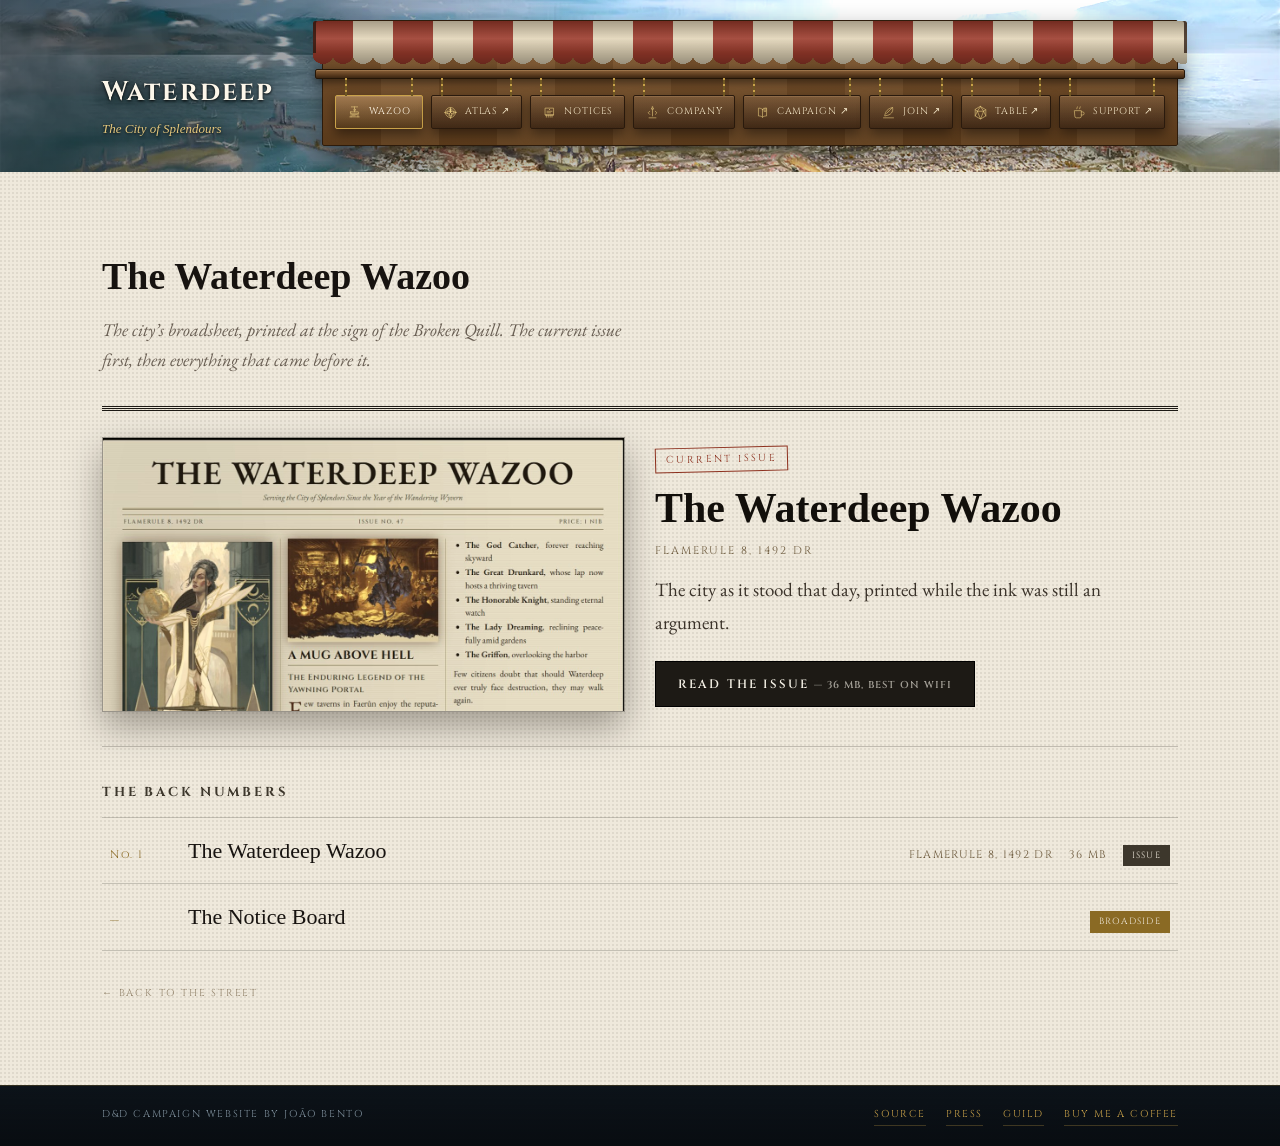
<file: press-room.html>
<!doctype html>
<html lang="en">
<head>
<meta charset="utf-8">
<meta name="wazoo-build" content="20260808n">
<meta name="viewport" content="width=device-width,initial-scale=1">
<title>The Waterdeep Wazoo — Waterdeep</title>
<meta name="description" content="Every issue the presses have run. The current issue of the Waterdeep Wazoo, and the back numbers behind it.">

<meta property="og:type" content="website">
<meta property="og:site_name" content="Waterdeep — The City of Splendours">
<meta property="og:title" content="The Waterdeep Wazoo — every issue on the stand">
<meta property="og:description" content="Every issue the presses have run. The current issue first, then the back numbers.">
<meta property="og:url" content="https://evoljoaobento.github.io/PortugalDMWaterdeepWazoo/press-room.html">
<meta property="og:locale" content="en_GB">
<meta property="og:image" content="https://evoljoaobento.github.io/PortugalDMWaterdeepWazoo/preview.jpg">
<meta name="twitter:card" content="summary_large_image">
<meta name="twitter:image" content="https://evoljoaobento.github.io/PortugalDMWaterdeepWazoo/preview.jpg">
<meta name="theme-color" content="#2a1a0d">

<link rel="preconnect" href="https://fonts.googleapis.com">
<link rel="preconnect" href="https://fonts.gstatic.com" crossorigin>
<link href="https://fonts.googleapis.com/css2?family=Cinzel:wght@500;600;700&family=EB+Garamond:ital,wght@0,400;0,500;0,600;1,400;1,500&family=IM+Fell+English:ital@0;1&display=swap" rel="stylesheet">
<link rel="stylesheet" href="assets/wazoo.css?v=20260816b">

<style>
/* ═══ NEWSPRINT — this page's material ═══════════════════════════ */
.press{background:#efe9dc;color:#1d1a15}
.press::before{
  content:"";position:absolute;inset:0;pointer-events:none;opacity:.5;
  background-image:radial-gradient(circle at 1px 1px,rgba(40,34,24,.16) 1px,transparent 0);
  background-size:4px 4px;
}
.press>*{position:relative}
.press .sheet-title h1{color:#171310;font-family:"IM Fell English",serif;letter-spacing:0}
.press .sheet-lede{color:#4c4136}
.press .back-street{color:#6d5a3d}

.press-rule{border:0;border-top:1px solid #1d1a15;border-bottom:3px double #1d1a15;height:5px;margin:0 0 26px}

.front{
  display:grid;grid-template-columns:minmax(0,1fr) minmax(0,1fr);gap:30px;align-items:center;
  padding:0 0 34px;border-bottom:1px solid rgba(29,26,21,.22);
}
@media(max-width:820px){.front{grid-template-columns:1fr;gap:20px}}
.front .cover{display:block;position:relative}
.front img{
  width:100%;height:auto;display:block;
  filter:saturate(.92) contrast(1.04);
  box-shadow:0 14px 34px rgba(20,14,4,.36);
  border:1px solid rgba(29,26,21,.4);
  transition:transform .2s ease,box-shadow .2s ease;
}
.front .cover:hover img{transform:translateY(-3px);box-shadow:0 20px 44px rgba(20,14,4,.44)}
.front .stamp{
  display:inline-block;font-family:"Cinzel",serif;font-size:10px;letter-spacing:.24em;
  text-transform:uppercase;color:#8c2f1d;border:1px solid #8c2f1d;padding:3px 10px;
  transform:rotate(-1.4deg);margin:0 0 14px;
}
.front h2{
  font-family:"IM Fell English",serif;font-size:clamp(26px,4.2vw,42px);line-height:1.08;
  margin:0 0 10px;color:#120f0b;
}
.front .when{
  font-family:"Cinzel",serif;font-size:11px;letter-spacing:.18em;text-transform:uppercase;
  color:#6d5a3d;margin:0 0 14px;
}
.front .dek{margin:0 0 22px;color:#3b332a;font-size:19px}

.ink-btn{
  display:inline-block;text-decoration:none;
  font-family:"Cinzel",serif;font-weight:600;font-size:12px;letter-spacing:.18em;text-transform:uppercase;
  color:#f3efe4;background:#1d1a15;border:1px solid #000;
  padding:12px 22px;transition:background .18s ease,transform .18s ease;
}
.ink-btn:hover,.ink-btn:focus-visible{background:#3d372c;transform:translateY(-2px);outline:none}
.ink-btn .w{opacity:.62;font-size:10px;letter-spacing:.1em}

.archive-head{
  font-family:"Cinzel",serif;font-weight:700;font-size:13px;letter-spacing:.22em;
  text-transform:uppercase;color:#3d372c;margin:34px 0 0;
}
.archive{list-style:none;margin:14px 0 0;padding:0}
.archive li{border-bottom:1px solid rgba(29,26,21,.2)}
.archive li:first-child{border-top:1px solid rgba(29,26,21,.2)}
.archive a{
  display:flex;align-items:baseline;gap:16px;flex-wrap:wrap;
  text-decoration:none;color:inherit;padding:14px 8px;
  transition:background .15s ease,padding-left .15s ease;
}
.archive a:hover,.archive a:focus-visible{background:rgba(140,110,50,.12);padding-left:16px;outline:none}
.archive .no{font-family:"Cinzel",serif;font-size:11px;letter-spacing:.14em;color:#8a6a24;min-width:62px}
.archive .title{font-family:"IM Fell English",serif;font-size:22px;color:#171310;flex:1;min-width:190px}
.archive .meta{font-family:"Cinzel",serif;font-size:11px;letter-spacing:.12em;text-transform:uppercase;color:#6d5a3d}
.archive .tag{
  font-family:"Cinzel",serif;font-size:9px;letter-spacing:.14em;text-transform:uppercase;
  color:#efe9dc;background:#3d372c;padding:3px 9px;
}
.archive .tag.broadside{background:#8a6a24}
.note{font-style:italic;color:#6d5a3d;padding:14px 8px;margin:0}
</style>
</head>
<body>

<div class="backdrop" id="backdrop"></div>

<svg class="sprite" aria-hidden="true">
  <symbol id="i-press" viewBox="0 0 48 48" fill="none" stroke="currentColor" stroke-width="1.9" stroke-linecap="round" stroke-linejoin="round">
    <path d="M14 6h20M24 6v7"/><circle cx="24" cy="15.5" r="2.6"/><path d="M24 18v4"/>
    <rect x="11" y="22" width="26" height="6" rx="1"/>
    <path d="M13 28v10M35 28v10"/><path d="M9 38h30"/><path d="M17 31h14M17 34.5h9"/>
  </symbol>
  <symbol id="i-compass" viewBox="0 0 48 48" fill="none" stroke="currentColor" stroke-width="1.9" stroke-linecap="round" stroke-linejoin="round">
    <circle cx="24" cy="24" r="16"/><circle cx="24" cy="24" r="10.5" stroke-dasharray="2 3.5"/>
    <path d="M24 5.5 27.5 21 24 24.5 20.5 21z" fill="currentColor" stroke="none"/>
    <path d="M24 42.5 20.5 27 24 23.5 27.5 27z"/><path d="M42.5 24 27 27.5 23.5 24 27 20.5z"/>
    <path d="M5.5 24 21 20.5 24.5 24 21 27.5z"/>
  </symbol>
  <symbol id="i-notice" viewBox="0 0 48 48" fill="none" stroke="currentColor" stroke-width="1.9" stroke-linecap="round" stroke-linejoin="round">
    <path d="M11 10h26v22H11z"/><circle cx="24" cy="14" r="1.6" fill="currentColor" stroke="none"/>
    <path d="M16 20h16M16 25h11"/><path d="M14 32v7M20 32v7M26 32v7M32 32v7"/><path d="M11 32h26"/>
  </symbol>
  <symbol id="i-ledger" viewBox="0 0 48 48" fill="none" stroke="currentColor" stroke-width="1.9" stroke-linecap="round" stroke-linejoin="round">
    <path d="M24 14c-4-3-8-4-13-4v25c5 0 9 1 13 4 4-3 8-4 13-4V10c-5 0-9 1-13 4z"/>
    <path d="M24 14v25"/><path d="M29 10v11l3-2 3 2V10"/>
  </symbol>
  <symbol id="i-quill" viewBox="0 0 48 48" fill="none" stroke="currentColor" stroke-width="1.9" stroke-linecap="round" stroke-linejoin="round">
    <path d="M12 34C14 20 22 11 37 8c3 15-6 24-20 26z"/>
    <path d="M37 8 18 27"/>
    <path d="M8 41h32"/>
  </symbol>
  <symbol id="i-d20" viewBox="0 0 48 48" fill="none" stroke="currentColor" stroke-width="1.9" stroke-linecap="round" stroke-linejoin="round">
    <path d="M24 5 41 15v20L24 45 7 35V15z"/><path d="M24 5 14 20h20L24 5z"/>
    <path d="M14 20 7 15M34 20l7-5"/><path d="M14 20l10 25 10-25"/><path d="M14 20 7 35M34 20l7 15"/>
  </symbol>
  <symbol id="i-map" viewBox="0 0 48 48" fill="none" stroke="currentColor" stroke-width="1.9" stroke-linecap="round" stroke-linejoin="round">
    <path d="M6 13l12-5 12 5 12-5v27l-12 5-12-5-12 5z"/><path d="M18 8v27M30 13v27"/>
    <path d="M11 27c4-4 5-9 10-9s6 6 11 3" stroke-dasharray="2.5 3"/>
  </symbol>
  <symbol id="i-company" viewBox="0 0 48 48" fill="none" stroke="currentColor" stroke-width="1.9" stroke-linecap="round" stroke-linejoin="round">
    <path d="M24 6l4 7h-8l4-7z"/>
    <path d="M24 13v22"/>
    <path d="M15 20l-5 5 5 5"/>
    <path d="M33 20l5 5-5 5"/>
    <path d="M13 41h22"/>
  </symbol>
  <symbol id="i-tankard" viewBox="0 0 48 48" fill="none" stroke="currentColor" stroke-width="1.9" stroke-linecap="round" stroke-linejoin="round">
    <path d="M12 18h21v18a5 5 0 0 1-5 5H17a5 5 0 0 1-5-5z"/>
    <path d="M33 22h4a5 5 0 0 1 0 10h-4"/>
    <path d="M18 12c0-3 3-3 3-6M27 12c0-3 3-3 3-6"/>
  </symbol>
</svg>

<header class="parade">
  <div class="wrap inner">
    <a class="plate" href="./">
      <span class="city">Waterdeep</span>
      <span class="sub">The City of Splendours</span>
    </a>
    <nav class="hangers" aria-label="Places along the street">
      <span class="canopy" aria-hidden="true"></span>
      <a href="press-room.html" aria-current="page"><svg aria-hidden="true"><use href="#i-press"/></svg><span class="label">Wazoo</span></a>
      <a href="https://www.aidedd.org/atlas/waterdeep" target="_blank" rel="noopener"><svg aria-hidden="true"><use href="#i-compass"/></svg><span class="label">Atlas &#8599;</span></a>
      <a href="The-Notice-Board.html"><svg aria-hidden="true"><use href="#i-notice"/></svg><span class="label">Notices</span></a>
      <a href="adventurers.html"><svg aria-hidden="true"><use href="#i-company"/></svg><span class="label">Company</span></a>
      <a href="https://www.dndbeyond.com/campaigns/7983799" target="_blank" rel="noopener"><svg aria-hidden="true"><use href="#i-ledger"/></svg><span class="label">Campaign &#8599;</span></a>
      <a href="https://www.dndbeyond.com/campaigns/join/79837994000601072" target="_blank" rel="noopener"><svg aria-hidden="true"><use href="#i-quill"/></svg><span class="label">Join &#8599;</span></a>
      <a href="https://www.dndbeyond.com/games/7983799" target="_blank" rel="noopener"><svg aria-hidden="true"><use href="#i-d20"/></svg><span class="label">Table &#8599;</span></a>
      <a href="https://buymeacoffee.com/joaobento" target="_blank" rel="noopener"><svg aria-hidden="true"><use href="#i-tankard"/></svg><span class="label">Support &#8599;</span></a>
    </nav>
  </div>
</header>

<main class="sheet press">
  <div class="wrap">
    <div class="sheet-title"><h1>The Waterdeep Wazoo</h1></div>
    <p class="sheet-lede">The city&rsquo;s broadsheet, printed at the sign of the Broken Quill. The current issue first, then everything that came before it.</p>
    <hr class="press-rule">

    <article class="front" id="front">
      <p class="note">Setting the type&hellip;</p>
    </article>

    <p class="archive-head">The Back Numbers</p>
    <ul class="archive" id="archive"></ul>

    <a class="back-street" href="./">&larr; Back to the street</a>
  </div>
</main>

<footer class="ledger">
  <div class="wrap">
    <span class="by">D&amp;D Campaign Website by Jo&atilde;o Bento</span>
    <nav aria-label="Site utilities">
      <a href="https://github.com/evolJoaoBento/PortugalDMWaterdeepWazoo" target="_blank" rel="noopener">Source</a>
      <a href="editor.html" rel="nofollow">Press</a>
      <a href="scriptorium.html" rel="nofollow">Guild</a>
      <a href="https://buymeacoffee.com/joaobento" target="_blank" rel="noopener">Buy me a Coffee</a>
    </nav>
  </div>
</footer>

<script src="assets/backdrop.js?v=20260808n"></script>
<script>
/* ────────────────────────────────────────────────────────────────
   The press room fills itself from whatever lives in the repository.

   Publishing a new issue is: commit The-Waterdeep-Wazoo-<month>-<day>-<year>.html.
   Optionally commit a matching .json beside it for the front-page slot:

     { "headline": "...", "dek": "...", "cover": "some-image.jpg" }

   With no .json the issue still lists and still leads; it just runs
   under its own date instead of a headline. This page never needs
   editing to publish.

   GitHub's contents API sends Access-Control-Allow-Origin: *, so a
   static Pages site can call it. Unauthenticated callers get
   60 requests/hour/IP, hence the sessionStorage cache.
   ──────────────────────────────────────────────────────────────── */
(function () {
  var REPO  = 'evolJoaoBento/PortugalDMWaterdeepWazoo';
  var RAW   = 'https://raw.githubusercontent.com/' + REPO + '/main/';
  var CACHE = 'wazoo-files-v3';

  // Machinery and furniture, not reading matter.
  var HIDDEN = ['index.html', 'press-room.html', 'cartographer.html',
                'scriptorium.html', 'editor.html', 'job-board-ddb.html',
                'adventurers.html', 'guild-master.html',
                'map-table.html', 'map-screen.html'];

  var MONTHS = ['hammer','alturiak','ches','tarsakh','mirtul','kythorn','flamerule',
                'eleasis','eleint','marpenoth','uktar','nightal'];

  var FALLBACK = [
    { name: 'The-Waterdeep-Wazoo-flamerule-8-1492.html', size: 37486613 },
    { name: 'The-Waterdeep-Wazoo-flamerule-8-1492.json', size: 300 },
    { name: 'The-Notice-Board.html', size: 12000 }
  ];

  var frontEl = document.getElementById('front');
  var listEl  = document.getElementById('archive');

  function esc(s) {
    return String(s).replace(/[&<>"]/g, function (c) {
      return { '&': '&amp;', '<': '&lt;', '>': '&gt;', '"': '&quot;' }[c];
    });
  }
  function titleCase(s) { return s.charAt(0).toUpperCase() + s.slice(1); }

  function describe(file) {
    var stem = file.name.replace(/\.html$/i, '');
    var m = stem.match(/^The-Waterdeep-Wazoo-([a-z]+)-(\d+)-(\d+)$/i);

    if (m) {
      var month = m[1].toLowerCase(), day = +m[2], year = +m[3];
      var mi = MONTHS.indexOf(month);
      return {
        stem: stem, href: file.name, size: file.size, issue: true,
        title: 'The Waterdeep Wazoo',
        when: titleCase(month) + ' ' + day + ', ' + year + ' DR',
        sort: year * 10000 + (mi < 0 ? 0 : mi + 1) * 100 + day
      };
    }
    return {
      stem: stem, href: file.name, size: file.size, issue: false,
      title: stem.replace(/[-_]+/g, ' '), when: '', sort: 0
    };
  }

  function weigh(bytes) {
    if (!bytes || bytes < 1048576) return '';
    return Math.round(bytes / 1048576) + ' MB';
  }

  function renderFront(it, meta) {
    var cover = (meta && meta.cover) || 'preview.jpg';
    var head  = (meta && meta.headline) || it.title;
    var dek   = (meta && meta.dek) ||
                'The city as it stood that day, printed while the ink was still an argument.';

    frontEl.innerHTML =
      '<a class="cover" href="' + encodeURI(it.href) + '">' +
        '<img src="' + encodeURI(cover) + '" alt="Front page of the ' + esc(it.when) + ' issue">' +
      '</a>' +
      '<div>' +
        '<span class="stamp">Current issue</span>' +
        '<h2>' + esc(head) + '</h2>' +
        '<p class="when">' + esc(it.when) + '</p>' +
        '<p class="dek">' + esc(dek) + '</p>' +
        '<a class="ink-btn" href="' + encodeURI(it.href) + '">Read the issue' +
          (weigh(it.size) ? ' <span class="w">&mdash; ' + weigh(it.size) + ', best on wifi</span>' : '') +
        '</a>' +
      '</div>';
  }

  function renderArchive(items) {
    listEl.innerHTML = '';
    if (!items.length) {
      listEl.innerHTML = '<li><p class="note">The presses have not run yet.</p></li>';
      return;
    }
    var issuesLeft = items.filter(function (i) { return i.issue; }).length;

    items.forEach(function (it) {
      var no = it.issue ? 'No. ' + issuesLeft-- : '&mdash;';
      var li = document.createElement('li');
      li.innerHTML =
        '<a href="' + encodeURI(it.href) + '">' +
          '<span class="no">' + no + '</span>' +
          '<span class="title">' + esc(it.title) + '</span>' +
          (it.when ? '<span class="meta">' + esc(it.when) + '</span>' : '') +
          (weigh(it.size) ? '<span class="meta">' + weigh(it.size) + '</span>' : '') +
          '<span class="tag' + (it.issue ? '' : ' broadside') + '">' +
            (it.issue ? 'Issue' : 'Broadside') +
          '</span>' +
        '</a>';
      listEl.appendChild(li);
    });
  }

  function build(files) {
    var names = {};
    files.forEach(function (f) { names[f.name.toLowerCase()] = true; });

    var items = files
      .filter(function (f) {
        return /\.html$/i.test(f.name) && HIDDEN.indexOf(f.name.toLowerCase()) === -1;
      })
      .map(describe)
      .sort(function (a, b) { return b.sort - a.sort; });

    renderArchive(items);

    var lead = items.filter(function (i) { return i.issue; })[0];
    if (!lead) {
      frontEl.innerHTML = '<p class="note">No issue on the stand today.</p>';
      return;
    }

    if (names[(lead.stem + '.json').toLowerCase()]) {
      fetch(RAW + encodeURIComponent(lead.stem) + '.json')
        .then(function (r) { return r.ok ? r.json() : null; })
        .then(function (meta) { renderFront(lead, meta); })
        .catch(function () { renderFront(lead, null); });
    } else {
      renderFront(lead, null);
    }
  }

  try {
    var cached = sessionStorage.getItem(CACHE);
    if (cached) { build(JSON.parse(cached)); return; }
  } catch (e) { /* private mode: carry on uncached */ }

  fetch('https://api.github.com/repos/' + REPO + '/contents/', {
    headers: { 'Accept': 'application/vnd.github+json' }
  })
    .then(function (r) {
      if (!r.ok) throw new Error('GitHub said ' + r.status);
      return r.json();
    })
    .then(function (data) {
      if (!Array.isArray(data)) throw new Error('unexpected payload');
      var slim = data.map(function (f) { return { name: f.name, size: f.size }; });
      try { sessionStorage.setItem(CACHE, JSON.stringify(slim)); } catch (e) {}
      build(slim);
    })
    .catch(function () { build(FALLBACK); });
})();
</script>
</body>
</html>
</file>
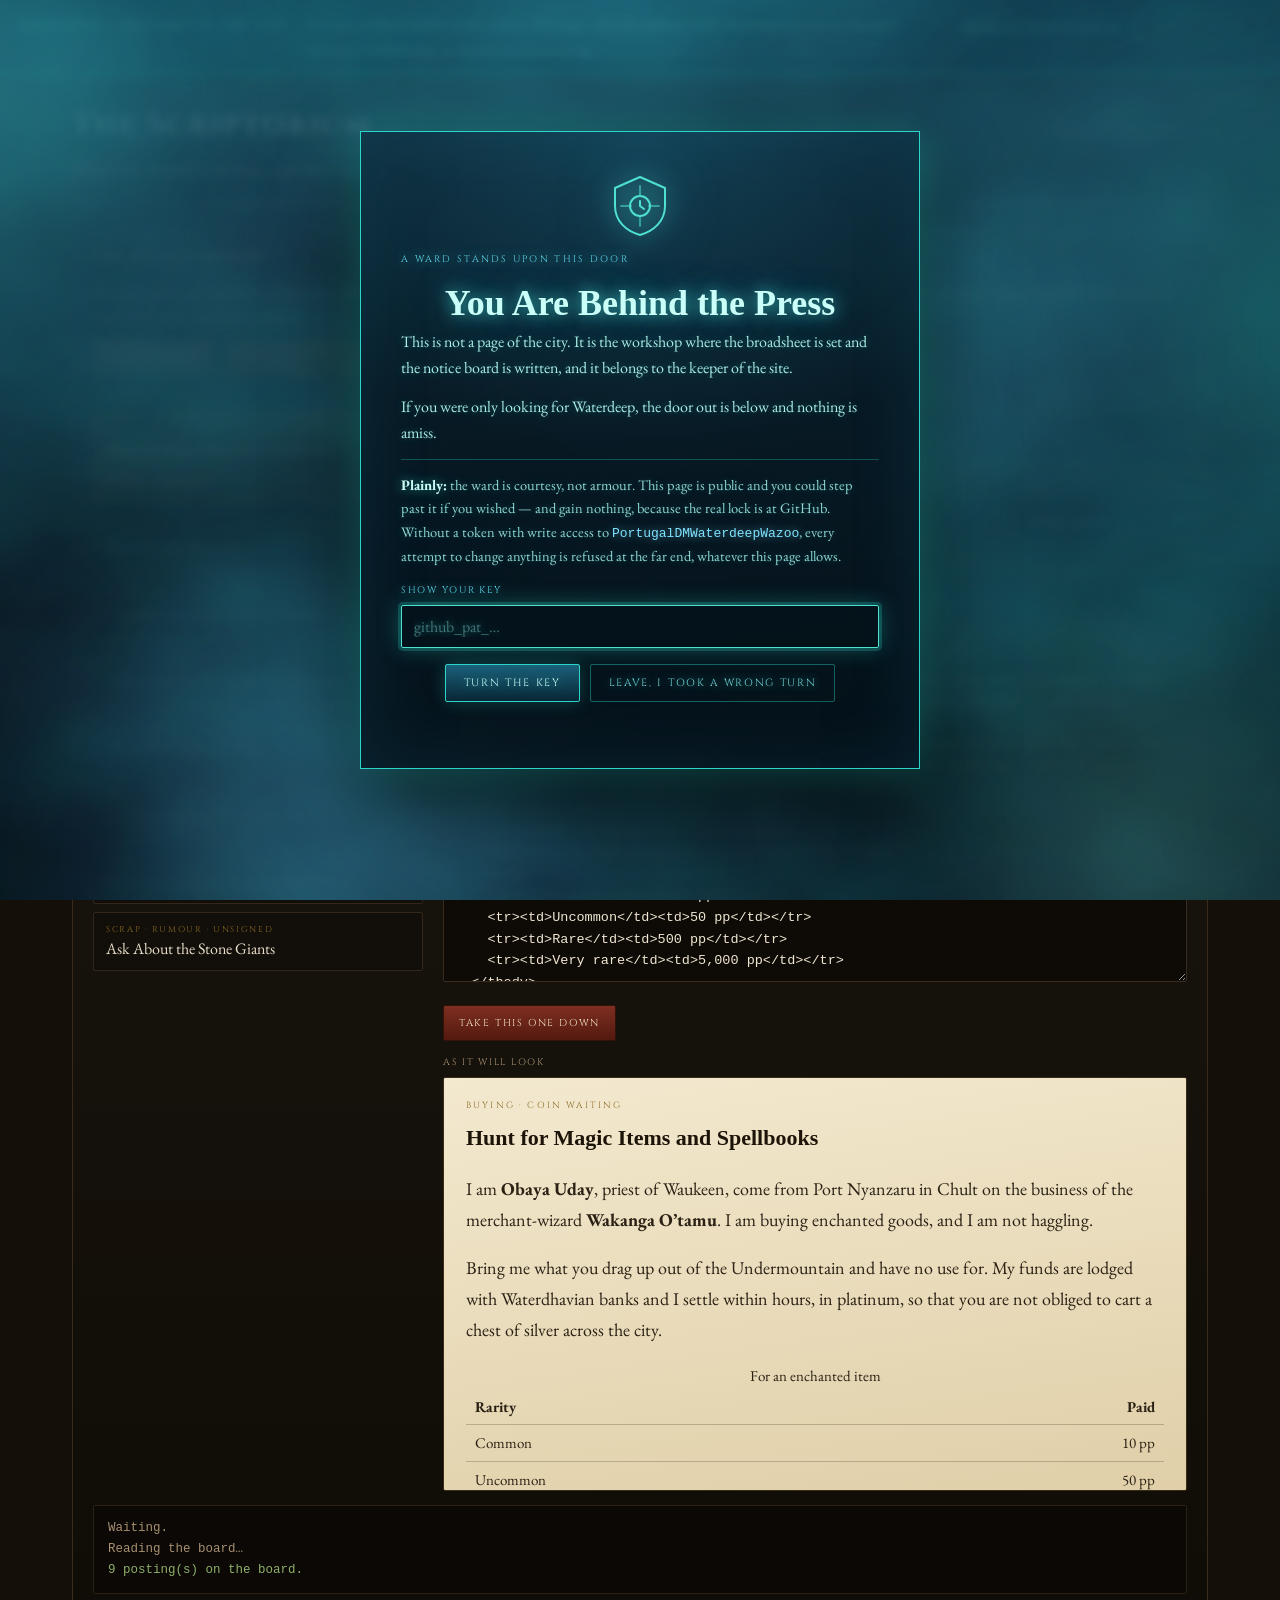
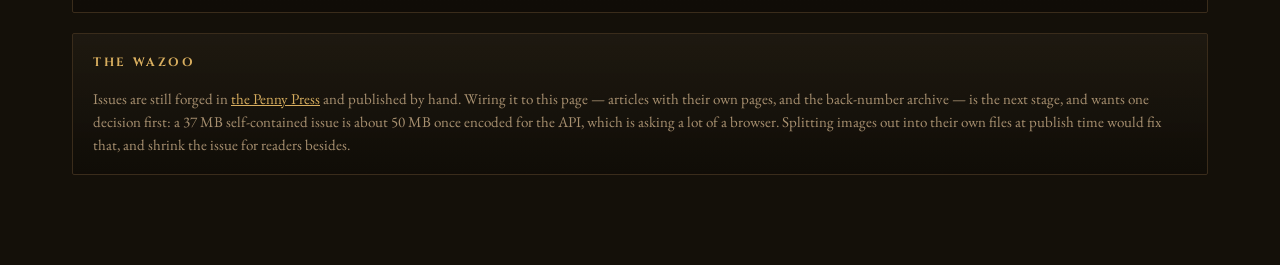
<file: scriptorium.html>
<!doctype html>
<html lang="en">
<head>
<meta charset="utf-8">
<meta name="wazoo-build" content="20260808n">
<meta name="viewport" content="width=device-width,initial-scale=1">
<meta name="robots" content="noindex, nofollow">
<title>The Scriptorium — Waterdeep</title>

<link rel="preconnect" href="https://fonts.googleapis.com">
<link rel="preconnect" href="https://fonts.gstatic.com" crossorigin>
<link href="https://fonts.googleapis.com/css2?family=Cinzel:wght@500;600;700&family=EB+Garamond:ital,wght@0,400;0,500;0,600;1,400;1,500&family=IM+Fell+English:ital@0;1&display=swap" rel="stylesheet">
<link rel="stylesheet" href="assets/wazoo.css?v=20260816b">

<style>
/* ═══════════════════════════════════════════════════════════════════
   The Scriptorium — where the board is written.

   This page is public, like every other file in a public repository.
   It is not protected by being hard to find, and it could not be: any
   password checked here would be sitting in source anyone can read.
   What protects the city is the token. Without one this page can read
   and rearrange things on screen and change nothing; with one it
   commits to the repository, and GitHub decides whether that is
   allowed. The token lives in this browser's localStorage and is never
   written into the page or the repo.
   ═══════════════════════════════════════════════════════════════════ */
body{background:#141009;color:#e6dcc8}

.desk{max-width:1180px;margin:0 auto;padding:26px 22px 70px}
@media(max-width:640px){.desk{padding:18px 14px 50px}}

.desk-head{
  display:flex;flex-wrap:wrap;gap:12px 22px;align-items:baseline;justify-content:space-between;
  border-bottom:3px double #4a3c26;padding-bottom:16px;margin-bottom:22px;
}
.desk-head h1{
  font-family:"Cinzel",serif;font-weight:700;font-size:clamp(20px,3vw,30px);
  letter-spacing:.06em;margin:0;color:#f6e6c6;
}
.desk-head .sub{font-family:"IM Fell English",serif;font-style:italic;color:#a8907036;color:#a89070;margin:4px 0 0}
.desk-head a{color:var(--brass);font-family:"Cinzel",serif;font-size:10px;letter-spacing:.16em;text-transform:uppercase;text-decoration:none;border-bottom:1px solid rgba(201,162,74,.4)}

.panel{
  border:1px solid #3a2c1b;border-radius:2px;
  background:linear-gradient(180deg,rgba(255,225,175,.045),rgba(0,0,0,.22));
  padding:18px 20px;margin:0 0 20px;
}
.panel h2{
  font-family:"Cinzel",serif;font-weight:700;font-size:12px;letter-spacing:.22em;
  text-transform:uppercase;margin:0 0 14px;color:#d8ae5f;
}
.panel .hint{font-size:15px;color:#a89070;margin:0 0 14px;line-height:1.55}
.panel .hint code{font-family:ui-monospace,Menlo,Consolas,monospace;font-size:13px;color:#d8ae5f}

label{display:block;font-family:"Cinzel",serif;font-size:9.5px;letter-spacing:.18em;text-transform:uppercase;color:#a89070;margin:0 0 5px}
input[type=text],input[type=password],select,textarea{
  width:100%;font:inherit;font-size:16px;color:#f0e6d2;
  background:#0e0b06;border:1px solid #3a2c1b;border-radius:2px;
  padding:9px 11px;
}
textarea{font-family:ui-monospace,Menlo,Consolas,monospace;font-size:13.5px;line-height:1.6;resize:vertical}
input:focus,select:focus,textarea:focus{outline:none;border-color:var(--brass);box-shadow:0 0 0 2px rgba(201,162,74,.2)}

.row{display:flex;gap:12px;flex-wrap:wrap;align-items:flex-end;margin:0 0 14px}
.row>*{flex:1 1 200px;min-width:0}
.row .tight{flex:0 0 auto}

button{
  font-family:"Cinzel",serif;font-size:10px;letter-spacing:.16em;text-transform:uppercase;
  color:#f2e4c6;background:linear-gradient(180deg,#6d4a2b,#4a2e18);
  border:1px solid #241608;border-radius:2px;padding:10px 15px;cursor:pointer;
  transition:background .16s ease;
}
button:hover{background:linear-gradient(180deg,#7c5631,#5b3a20)}
button:focus-visible{outline:none;box-shadow:0 0 0 2px var(--brass)}
button[disabled]{opacity:.42;cursor:not-allowed}
button.gold{background:linear-gradient(180deg,#b1892f,#7d5f1d);border-color:#4a3610;color:#fff6e4}
button.gold:hover{background:linear-gradient(180deg,#c9a24a,#8a6a24)}
button.quiet{background:none;border-color:#3a2c1b;color:#a89070}
button.quiet:hover{background:rgba(201,162,74,.1);color:#e6c97e}
button.danger{background:linear-gradient(180deg,#7e2f21,#54190f);border-color:#33120a}
button.danger:hover{background:linear-gradient(180deg,#93392a,#642016)}

.state{
  font-family:"Cinzel",serif;font-size:10px;letter-spacing:.14em;text-transform:uppercase;
  padding:4px 10px;border:1px solid currentColor;border-radius:2px;display:inline-block;
}
.state.locked{color:#a8746a}
.state.open{color:#8fb069}
.state.dirty{color:#d8ae5f}

/* ── the two columns ────────────────────────────────────────────── */
.work{display:grid;grid-template-columns:330px minmax(0,1fr);gap:20px;align-items:start}
@media(max-width:900px){.work{grid-template-columns:1fr}}

.list{list-style:none;margin:0;padding:0;max-height:62vh;overflow:auto}
.list li{
  border:1px solid #33261a;border-radius:2px;margin:0 0 8px;
  background:rgba(0,0,0,.2);
}
.list .pick{
  display:block;width:100%;text-align:left;background:none;border:0;border-radius:0;
  padding:11px 12px;cursor:pointer;text-transform:none;letter-spacing:0;
  font-family:"EB Garamond",serif;font-size:16px;color:#e6dcc8;
}
.list .pick:hover{background:rgba(201,162,74,.12)}
.list li.on{border-color:var(--brass);background:rgba(201,162,74,.14)}
.list .pick .tag{
  display:block;font-family:"Cinzel",serif;font-size:8.5px;letter-spacing:.2em;
  text-transform:uppercase;color:#8a6a24;margin-bottom:3px;
}
.list .move{display:flex;gap:4px;padding:0 8px 8px}
.list .move button{padding:4px 9px;font-size:9px}

.preview{
  border:1px solid #3a2c1b;border-radius:2px;padding:20px 22px;
  background:linear-gradient(172deg,#f3e9cf,#e0cfa8);color:#2a2114;
  max-height:46vh;overflow:auto;
}
.preview h3{font-family:"IM Fell English",serif;font-size:22px;margin:0 0 8px;color:#1c1408}
.preview .kind{font-family:"Cinzel",serif;font-size:9px;letter-spacing:.24em;text-transform:uppercase;color:#8a6a24;display:block;margin-bottom:6px}
.preview table{width:100%;table-layout:fixed;border-collapse:collapse;margin:4px 0 12px;font-size:15px}
.preview th,.preview td{padding:5px 9px;border-bottom:1px solid rgba(74,60,38,.28);text-align:left}
.preview td:last-child,.preview th:last-child{text-align:right}
.preview blockquote{margin:10px 0;padding-left:14px;border-left:3px solid rgba(140,47,29,.5);font-family:"IM Fell English",serif;font-style:italic}
.preview ol,.preview ul{padding-left:22px}

.log{
  font-family:ui-monospace,Menlo,Consolas,monospace;font-size:12.5px;line-height:1.7;
  color:#a89070;background:#0b0805;border:1px solid #2b2014;border-radius:2px;
  padding:12px 14px;max-height:190px;overflow:auto;margin:14px 0 0;white-space:pre-wrap;
}
.log b{color:#8fb069;font-weight:400}
.log i{color:#c9736a;font-style:normal}
</style>
<script src="assets/keyring.js?v=20260808n"></script>
<script src="assets/gate.js?v=20260808n"></script>
</head>
<body>

<div class="desk">

  <header class="desk-head">
    <div>
      <h1>The Scriptorium</h1>
      <p class="sub">Where the board is written, and the city reads it a minute later.</p>
    </div>
    <div>
      <a href="./" style="margin-left:14px">Back to the street &#8599;</a>
    </div>
  </header>

  <!-- ══ the board ═══════════════════════════════════════════════ -->
  <section class="panel">
    <h2>The Notice Board</h2>
    <p class="hint">
      Postings appear on the board in this order. Nothing here touches the city until
      you publish: publishing writes <code>data/notices.json</code> as a commit, so every
      change is dated, attributed and revertable in the repository&rsquo;s history.
    </p>

    <div class="row">
      <div class="tight"><button id="add">New posting</button></div>
      <div class="tight"><button id="publish" class="gold">Publish to the city</button></div>
      <div class="tight"><button id="reload" class="quiet">Discard, reload from the city</button></div>
      <div style="text-align:right">
        <span class="state" id="dirty" style="display:none">Unpublished changes</span>
      </div>
    </div>

    <div class="work">
      <div>
        <label>Postings</label>
        <ul class="list" id="list"></ul>
      </div>

      <div>
        <div class="row">
          <div>
            <label for="f-title">Heading</label>
            <input type="text" id="f-title" placeholder="What the posting is called">
          </div>
        </div>
        <div class="row">
          <div>
            <label for="f-kind">Kind &mdash; the small line above</label>
            <input type="text" id="f-kind" placeholder="Work &middot; Foul but honest">
          </div>
          <div style="flex:0 0 170px">
            <label for="f-variant">Paper</label>
            <select id="f-variant">
              <option value="plain">Plain, nailed</option>
              <option value="sealed">Official, wax-sealed</option>
              <option value="scrap">Torn scrap</option>
            </select>
          </div>
        </div>
        <div class="row">
          <div>
            <label for="f-signed">Signed &mdash; optional</label>
            <input type="text" id="f-signed" placeholder="Signed, the Watch &middot; Castle Ward post">
          </div>
        </div>
        <div class="row">
          <div>
            <label for="f-body">Body &mdash; HTML</label>
            <textarea id="f-body" rows="14" placeholder="&lt;p&gt;What the notice says.&lt;/p&gt;"></textarea>
          </div>
        </div>
        <div class="row">
          <div class="tight"><button id="del" class="danger">Take this one down</button></div>
        </div>

        <label>As it will look</label>
        <div class="preview" id="preview"></div>
      </div>
    </div>

    <div class="log" id="log">Waiting.</div>
  </section>

  <!-- ══ still to come ═══════════════════════════════════════════ -->
  <section class="panel">
    <h2>The Wazoo</h2>
    <p class="hint" style="margin:0">
      Issues are still forged in <a href="editor.html" style="color:#d8ae5f">the Penny Press</a>
      and published by hand. Wiring it to this page &mdash; articles with their own pages, and
      the back-number archive &mdash; is the next stage, and wants one decision first: a
      37&nbsp;MB self-contained issue is about 50&nbsp;MB once encoded for the API, which is
      asking a lot of a browser. Splitting images out into their own files at publish time
      would fix that, and shrink the issue for readers besides.
    </p>
  </section>

</div>

<script>
/* ────────────────────────────────────────────────────────────────
   The Scriptorium.

   Reads data/notices.json from the site, edits it in memory, and
   publishes by committing it back through GitHub's contents API —
   which accepts authenticated writes from a browser origin, so no
   server is needed anywhere in this.

   Two mechanics that are easy to get wrong:

   - Updating an existing file requires the blob's current sha. The
     flow is always GET (keep the sha) then PUT (send it back). If
     the sha is stale GitHub answers 409, which means someone else
     changed the file, and the honest response is to re-read rather
     than overwrite.
   - Content must be base64, and btoa alone mangles anything outside
     Latin-1 — every curly quote on the board. Encode to UTF-8 bytes
     first.
   ──────────────────────────────────────────────────────────────── */
(function () {
  var REPO   = 'evolJoaoBento/PortugalDMWaterdeepWazoo';
  var BRANCH = 'main';
  var FILE   = 'data/notices.json';
  var LS_TOK = 'wazoo-scriptorium-token';

  var $ = function (id) { return document.getElementById(id); };

  var doc   = { notices: [] };   // what we are editing
  var sha   = null;              // the blob we read, so we can write over it
  var cur   = -1;                // which posting is selected
  var dirty = false;
  

  /* ── the log, which is the only place this page tells the truth ── */
  function say(msg, kind) {
    var l = $('log');
    var tag = kind === 'ok' ? 'b' : kind === 'err' ? 'i' : 'span';
    l.innerHTML += '\n<' + tag + '>' + msg.replace(/[<>]/g, '') + '</' + tag + '>';
    l.scrollTop = l.scrollHeight;
  }

  /* The ward at the door owns the key now, and will not let the page
     be used without one that GitHub has answered for. */
  function setLock() { $('publish').disabled = !Keyring.has(); }

  /* ── GitHub ───────────────────────────────────────────────────── */
  function api(path) {
    return 'https://api.github.com/repos/' + REPO + '/contents/' + path;
  }
  function headers() {
    return {
      'Accept': 'application/vnd.github+json',
      'Authorization': 'Bearer ' + Keyring.get(),
      'X-GitHub-Api-Version': '2022-11-28',
      'Content-Type': 'application/json'
    };
  }
  // btoa works a byte at a time; anything above U+00FF throws, and the
  // board is full of curly quotes and em dashes.
  function toBase64(str) {
    var bytes = new TextEncoder().encode(str);
    var bin = '';
    for (var i = 0; i < bytes.length; i++) bin += String.fromCharCode(bytes[i]);
    return btoa(bin);
  }

  function markDirty(on) {
    dirty = on;
    $('dirty').style.display = on ? 'inline-block' : 'none';
    $('dirty').className = 'state dirty';
  }

  /* ── reading the board ────────────────────────────────────────── */
  function readBoard() {
    say('Reading the board…');
    // Straight off the site, so it matches what a reader sees.
    return fetch(FILE + '?t=' + Date.now(), { cache: 'no-store' })
      .then(function (r) {
        if (!r.ok) throw new Error(FILE + ' — ' + r.status);
        return r.json();
      })
      .then(function (d) {
        doc = d && d.notices ? d : { notices: [] };
        cur = doc.notices.length ? 0 : -1;
        markDirty(false);
        drawList(); drawForm();
        say(doc.notices.length + ' posting(s) on the board.', 'ok');
      })
      .catch(function (e) { say('Could not read the board: ' + e.message, 'err'); });
  }

  /* ── the list ─────────────────────────────────────────────────── */
  function drawList() {
    var ul = $('list');
    ul.textContent = '';
    doc.notices.forEach(function (n, i) {
      var li = document.createElement('li');
      if (i === cur) li.className = 'on';

      var b = document.createElement('button');
      b.type = 'button';
      b.className = 'pick';
      b.innerHTML = '<span class="tag">' + (n.variant || 'plain') +
                    (n.kind ? ' · ' + n.kind.replace(/[<>]/g, '') : '') + '</span>' +
                    (n.title || 'Untitled').replace(/[<>]/g, '');
      b.addEventListener('click', function () { cur = i; drawList(); drawForm(); });
      li.appendChild(b);

      if (i === cur) {
        var mv = document.createElement('div');
        mv.className = 'move';
        mv.innerHTML = '<button type="button" data-up>↑ Up</button>' +
                       '<button type="button" data-down>↓ Down</button>';
        mv.querySelector('[data-up]').addEventListener('click', function () { move(-1); });
        mv.querySelector('[data-down]').addEventListener('click', function () { move(1); });
        li.appendChild(mv);
      }
      ul.appendChild(li);
    });
  }

  function move(d) {
    var j = cur + d;
    if (cur < 0 || j < 0 || j >= doc.notices.length) return;
    var tmp = doc.notices[cur];
    doc.notices[cur] = doc.notices[j];
    doc.notices[j] = tmp;
    cur = j;
    markDirty(true); drawList();
  }

  /* ── the form ─────────────────────────────────────────────────── */
  var fields = { title: 'f-title', kind: 'f-kind', signed: 'f-signed',
                 body: 'f-body', variant: 'f-variant' };

  function drawForm() {
    var n = doc.notices[cur];
    var has = !!n;
    Object.keys(fields).forEach(function (k) {
      var el = $(fields[k]);
      el.value = has ? (n[k] || (k === 'variant' ? 'plain' : '')) : '';
      el.disabled = !has;
    });
    $('del').disabled = !has;
    drawPreview();
  }

  function readForm() {
    var n = doc.notices[cur];
    if (!n) return;
    Object.keys(fields).forEach(function (k) { n[k] = $(fields[k]).value; });
    if (!n.id) n.id = slug(n.title);
    markDirty(true);
  }

  function slug(t) {
    return String(t || 'posting').toLowerCase()
      .replace(/[^a-z0-9]+/g, '-').replace(/^-|-$/g, '').slice(0, 48) || 'posting';
  }

  Object.keys(fields).forEach(function (k) {
    $(fields[k]).addEventListener('input', function () { readForm(); drawPreview(); drawList(); });
    $(fields[k]).addEventListener('change', function () { readForm(); drawPreview(); drawList(); });
  });

  function drawPreview() {
    var n = doc.notices[cur];
    var p = $('preview');
    if (!n) { p.innerHTML = '<em style="color:#6d5a3d">Nothing selected.</em>'; return; }
    p.innerHTML =
      (n.kind ? '<span class="kind">' + n.kind.replace(/[<>]/g, '') + '</span>' : '') +
      '<h3>' + (n.title || 'Untitled').replace(/[<>]/g, '') + '</h3>' +
      (n.body || '') +
      (n.signed ? '<p style="margin-top:14px;font-family:Cinzel,serif;font-size:10px;letter-spacing:.16em;text-transform:uppercase;color:#6d5a3d">' +
                  n.signed.replace(/[<>]/g, '') + '</p>' : '');
  }

  $('add').addEventListener('click', function () {
    doc.notices.unshift({
      id: 'new-posting', variant: 'plain', kind: 'Work · Ask within',
      title: 'A new posting', body: '<p>What the notice says.</p>', signed: ''
    });
    cur = 0;
    markDirty(true); drawList(); drawForm();
    $('f-title').focus(); $('f-title').select();
  });

  $('del').addEventListener('click', function () {
    var n = doc.notices[cur];
    if (!n) return;
    if (!confirm('Take down “' + (n.title || 'Untitled') + '”?\n\n' +
                 'It goes when you publish. Until then nothing has changed in the city, ' +
                 'and the repository keeps every earlier version regardless.')) return;
    doc.notices.splice(cur, 1);
    cur = Math.min(cur, doc.notices.length - 1);
    markDirty(true); drawList(); drawForm();
  });

  $('reload').addEventListener('click', function () {
    if (dirty && !confirm('Throw away the unpublished changes and read the city again?')) return;
    readBoard();
  });

  /* ── publishing ───────────────────────────────────────────────── */
  $('publish').addEventListener('click', async function () {
    if (!Keyring.has()) { say('No key — nothing to publish with.', 'err'); return; }
    var btn = this;
    btn.disabled = true;
    try {
      say('Fetching the current file…');
      var head = await fetch(api(FILE) + '?ref=' + BRANCH, { headers: headers() });
      if (head.status === 404) {
        sha = null;                        // first write, nothing to overwrite
        say('No file yet — this will create it.');
      } else if (!head.ok) {
        throw new Error('read ' + head.status + ' ' + (await head.text()).slice(0, 140));
      } else {
        sha = (await head.json()).sha;
        say('Current version ' + sha.slice(0, 7) + '.');
      }

      var out = {
        _comment: doc._comment ||
          'The board at the Yawning Portal. Edited through scriptorium.html; hand-editing works too. variant: plain | sealed | scrap. body is HTML.',
        updated: new Date().toISOString().slice(0, 10),
        notices: doc.notices
      };
      var text = JSON.stringify(out, null, 2) + '\n';

      var body = {
        message: 'board: ' + doc.notices.length + ' posting(s), edited in the scriptorium',
        content: toBase64(text),
        branch: BRANCH
      };
      if (sha) body.sha = sha;

      say('Committing ' + text.length + ' bytes…');
      var put = await fetch(api(FILE), {
        method: 'PUT', headers: headers(), body: JSON.stringify(body)
      });

      if (put.status === 409 || put.status === 422) {
        throw new Error('the file changed under us (' + put.status +
                        ') — reload from the city and redo the edit');
      }
      if (!put.ok) throw new Error('write ' + put.status + ' ' + (await put.text()).slice(0, 200));

      var res = await put.json();
      sha = res.content && res.content.sha;
      markDirty(false);

      // The press room caches the repo listing; without this the author's
      // own browser keeps showing yesterday's board.
      City.forgetCaches();

      say('Committed ' + (res.commit && res.commit.sha || '').slice(0, 7) +
          '. Live in about a minute, once Pages rebuilds.', 'ok');
    } catch (e) {
      say('Publish failed: ' + e.message, 'err');
    } finally {
      btn.disabled = !Keyring.has();
    }
  });

  addEventListener('beforeunload', function (e) {
    if (dirty) { e.preventDefault(); e.returnValue = ''; }
  });

  setLock();
  readBoard();
})();
</script>
</body>
</html>
</file>
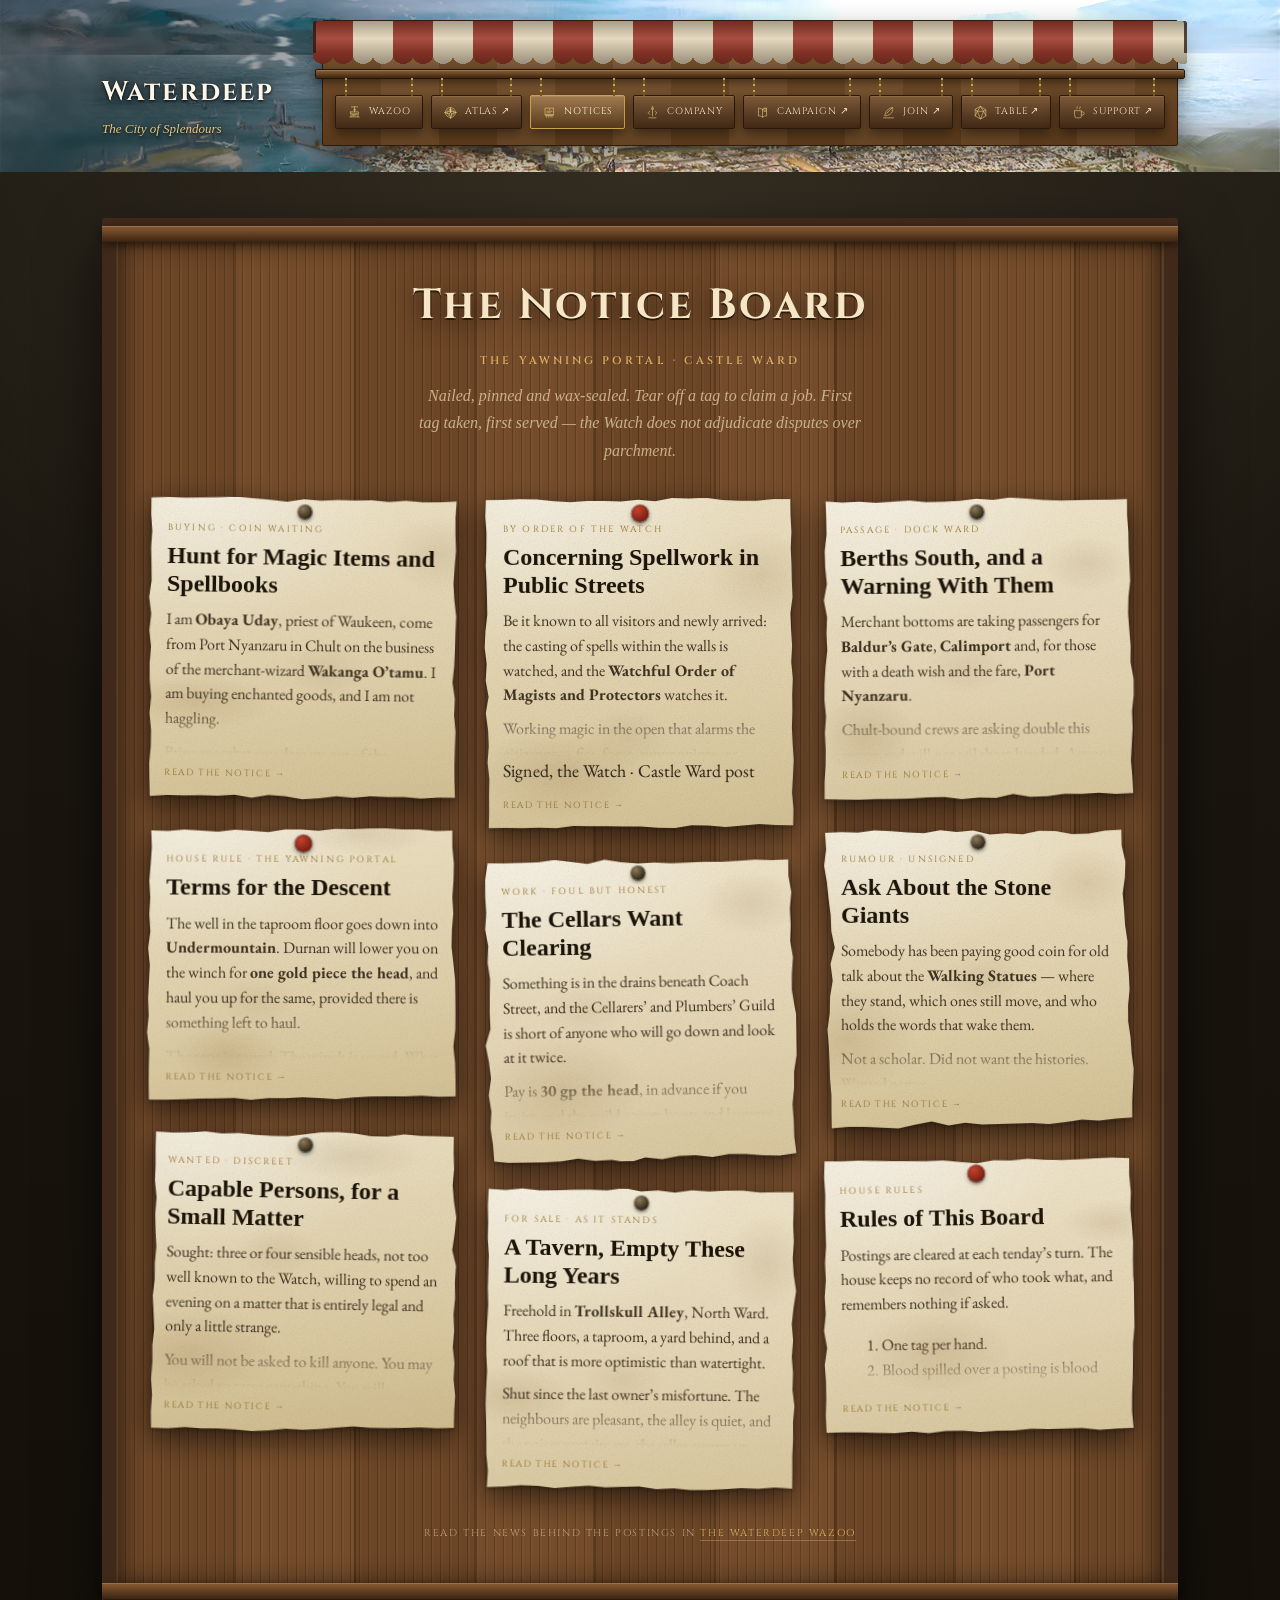
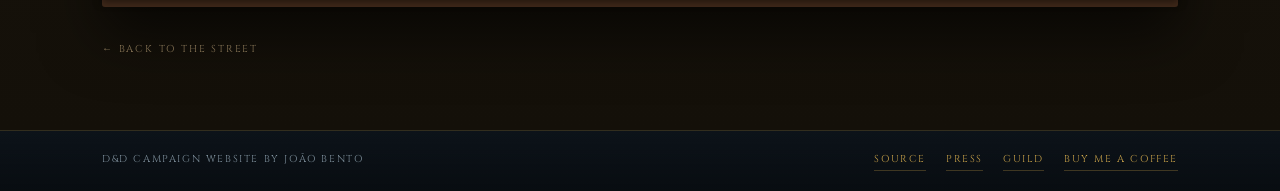
<file: The-Notice-Board.html>
<!doctype html>
<html lang="en">
<head>
<meta charset="utf-8">
<meta name="wazoo-build" content="20260808n">
<meta name="viewport" content="width=device-width,initial-scale=1">
<title>The Notice Board — Waterdeep</title>
<meta name="description" content="The board at the Yawning Portal, Castle Ward. Work, warnings and wanted notices nailed up in Waterdeep, Flamerule 1492 DR.">

<meta property="og:type" content="article">
<meta property="og:site_name" content="Waterdeep — The City of Splendours">
<meta property="og:title" content="The Notice Board — The Yawning Portal">
<meta property="og:description" content="Work going in Waterdeep. First tag taken, first served — the Watch does not adjudicate disputes over parchment.">
<meta property="og:url" content="https://evoljoaobento.github.io/PortugalDMWaterdeepWazoo/The-Notice-Board.html">
<meta property="og:locale" content="en_GB">
<meta property="og:image" content="https://evoljoaobento.github.io/PortugalDMWaterdeepWazoo/preview.jpg">
<meta name="twitter:card" content="summary_large_image">
<meta name="twitter:image" content="https://evoljoaobento.github.io/PortugalDMWaterdeepWazoo/preview.jpg">
<meta name="theme-color" content="#2a1a0d">

<link rel="preconnect" href="https://fonts.googleapis.com">
<link rel="preconnect" href="https://fonts.gstatic.com" crossorigin>
<link href="https://fonts.googleapis.com/css2?family=Cinzel:wght@500;600;700&family=EB+Garamond:ital,wght@0,400;0,500;0,600;1,400;1,500&family=IM+Fell+English:ital@0;1&display=swap" rel="stylesheet">
<link rel="stylesheet" href="assets/wazoo.css?v=20260816b">

<style>
/* ═══════════════════════════════════════════════════════════════════
   A plank board with paper nailed to it.

   Each notice is an <article> with a real <button> inside it: a button
   may only contain phrasing content, and these carry tables, lists and
   blockquotes. The whole card is clickable, the button is what the
   keyboard lands on. Opening one uses a native <dialog>, which brings
   the darkened backdrop, the Escape key and focus return with it.
   Nothing here changes state — the modal shows the same paper, larger.
   ═══════════════════════════════════════════════════════════════════ */

/* ── the board itself ───────────────────────────────────────────── */
.yard{
  position:relative;
  padding:clamp(26px,4vw,46px) 0 clamp(40px,6vw,68px);
  background:
    radial-gradient(120% 70% at 50% 0%,rgba(255,225,170,.10),transparent 60%),
    linear-gradient(180deg,#1d1912,#141009);
}

.board{
  position:relative;
  padding:clamp(20px,3vw,38px) clamp(14px,2.4vw,30px) clamp(30px,4vw,52px);
  border:14px solid #40291a;
  border-radius:3px;
  background:
    /* grain */
    repeating-linear-gradient(90deg,
      rgba(0,0,0,.20) 0 1px, rgba(255,255,255,.02) 1px 3px, transparent 3px 9px),
    /* planks */
    repeating-linear-gradient(90deg,
      #6b4526 0 118px, #5c3a1f 118px 120px, #744c2b 120px 238px, #543518 238px 240px);
  box-shadow:
    0 26px 60px rgba(0,0,0,.62),
    inset 0 0 0 2px rgba(255,214,160,.10),
    inset 0 12px 26px rgba(0,0,0,.42),
    inset 0 -12px 26px rgba(0,0,0,.42);
}
/* the crossbeams top and bottom */
.board::before,.board::after{
  content:"";position:absolute;left:-14px;right:-14px;height:16px;
  background:linear-gradient(180deg,#8a5a33,#5a3a1e 60%,#3a2412);
  box-shadow:0 3px 9px rgba(0,0,0,.5),inset 0 1px 0 rgba(255,214,160,.18);
}
.board::before{top:-6px}
.board::after{bottom:-6px}

.board-head{text-align:center;margin:0 0 clamp(20px,3vw,34px);position:relative;z-index:1}
.board-head h1{
  font-family:"Cinzel",serif;font-weight:700;
  font-size:clamp(23px,4.4vw,42px);letter-spacing:.06em;margin:0;color:#f6e6c6;
  text-shadow:0 2px 0 rgba(0,0,0,.55),0 6px 22px rgba(0,0,0,.6);
}
.board-head .where{
  font-family:"Cinzel",serif;font-weight:600;font-size:clamp(9px,1.6vw,11px);
  letter-spacing:.28em;text-transform:uppercase;color:#d8ae5f;margin:10px 0 0;
}
.board-head .rubric{
  font-family:"IM Fell English",serif;font-style:italic;color:#cbb08a;
  max-width:56ch;margin:12px auto 0;font-size:16px;
}

/* ── the paper ──────────────────────────────────────────────────── */
.papers{
  columns:3;column-gap:clamp(14px,2vw,24px);
  position:relative;z-index:1;
}
@media(max-width:1000px){.papers{columns:2}}
@media(max-width:660px){.papers{columns:1}}

.notice{
  display:block;width:100%;text-align:left;
  break-inside:avoid;margin:0 0 clamp(18px,2.6vw,28px);
  font:inherit;color:#2a2114;cursor:pointer;
  padding:24px 20px 20px;
  border:0;background:none;
  position:relative;
  /* The shadow has to be a filter, not a box-shadow: box-shadow follows
     the element's rectangle and would draw a clean rectangular shadow
     under a torn sheet. drop-shadow on the parent traces the clipped
     silhouette of .sheet below it, ragged edge and all. */
  filter:drop-shadow(0 9px 15px rgba(0,0,0,.48)) drop-shadow(0 2px 2px rgba(0,0,0,.34));
  transition:transform .18s ease,filter .18s ease;
  /* set per sheet by JS; these are the defaults if it never runs */
  --tilt:0deg;
  --paper-a:#f3e9cf;
  --paper-b:#e6d7b4;
  --paper-c:#d9c79c;
}

/* the paper itself — a layer, so the clip can bite it without taking
   the text with it */
.notice .sheet{
  position:absolute;inset:0;z-index:0;
  background:
    radial-gradient(120% 80% at 15% 0%,rgba(255,255,255,.5),transparent 55%),
    linear-gradient(172deg,var(--paper-a),var(--paper-b) 60%,var(--paper-c));
}
/* fibre and foxing, ground into the sheet */
.notice .sheet::after{
  content:"";position:absolute;inset:0;
  opacity:.5;mix-blend-mode:multiply;
  background-image:url("data:image/svg+xml;utf8,<svg xmlns='http://www.w3.org/2000/svg' width='220' height='220'><filter id='f'><feTurbulence type='fractalNoise' baseFrequency='.7 .9' numOctaves='4' stitchTiles='stitch'/><feColorMatrix type='saturate' values='0'/></filter><rect width='220' height='220' filter='url(%23f)' opacity='.45'/></svg>");
}
/* damp stains, placed per sheet */
.notice .sheet::before{
  content:"";position:absolute;inset:0;
  opacity:.5;mix-blend-mode:multiply;
  background:
    radial-gradient(ellipse var(--stain1-r,34%) var(--stain1-r2,22%) at var(--stain1-x,18%) var(--stain1-y,84%),rgba(150,110,52,.30),transparent 70%),
    radial-gradient(ellipse var(--stain2-r,26%) var(--stain2-r2,18%) at var(--stain2-x,82%) var(--stain2-y,12%),rgba(133,96,44,.24),transparent 72%),
    radial-gradient(ellipse 18% 12% at var(--stain3-x,55%) var(--stain3-y,46%),rgba(120,88,40,.16),transparent 74%);
}
/* everything that is not the paper sits on top of it */
.notice>*:not(.sheet){position:relative;z-index:1}

/* a little life, so it reads as paper and not as cards */
.notice{transform:rotate(var(--tilt))}
.notice:nth-child(3n+1){--tilt:-.7deg}
.notice:nth-child(3n+2){--tilt:.6deg}
.notice:nth-child(3n+3){--tilt:-.3deg}
.notice:hover,.notice:focus-within{
  transform:rotate(0deg) translateY(-4px) scale(1.014);
  filter:drop-shadow(0 16px 24px rgba(0,0,0,.55)) drop-shadow(0 3px 4px rgba(0,0,0,.4));
  z-index:2;
}

/* the nail holding it up */
.notice .tack{
  position:absolute;top:7px;left:50%;transform:translateX(-50%);
  width:14px;height:14px;border-radius:50%;
  background:radial-gradient(circle at 34% 28%,#8d7b57,#33291a 72%);
  box-shadow:0 2px 4px rgba(0,0,0,.55),0 0 0 1px rgba(0,0,0,.3);
}
/* a wax seal instead, for anything official */
.notice.sealed .tack{
  background:radial-gradient(circle at 34% 28%,#c2432c,#7a1f12 72%);
  width:17px;height:17px;
}
/* scraps are torn harder — the generator reads this class */
.notice.scrap{--paper-a:#efe2c4;--paper-b:#e3d2ab;--paper-c:#d4c093}

.board-empty{
  margin:0;padding:34px 24px;text-align:center;grid-column:1/-1;
  font-family:"IM Fell English",serif;font-style:italic;font-size:17px;color:#cbb08a;
}

.notice .kind{
  display:block;font-family:"Cinzel",serif;font-size:9px;letter-spacing:.24em;
  text-transform:uppercase;color:#8a6a24;margin:0 0 7px;
}
.notice h2{
  font-family:"IM Fell English",serif;font-size:clamp(19px,2.2vw,24px);line-height:1.14;
  margin:0 0 10px;color:#1c1408;
}
.notice .body{
  font-size:16px;line-height:1.55;color:#3d3221;
  max-height:9.2em;overflow:hidden;
  -webkit-mask-image:linear-gradient(180deg,#000 68%,transparent 100%);
  mask-image:linear-gradient(180deg,#000 68%,transparent 100%);
}
.notice .body p{margin:0 0 9px}
.notice .body p:last-child{margin-bottom:0}
.notice .more{
  display:block;margin-top:12px;padding:0;
  border:0;background:none;cursor:pointer;text-align:left;
  font-family:"Cinzel",serif;font-size:9px;letter-spacing:.18em;text-transform:uppercase;
  color:#8a6a24;
}
.notice .more:focus-visible{outline:2px solid #8a6a24;outline-offset:3px}

/* ── the notice opened ──────────────────────────────────────────── */
dialog.reading{
  border:0;padding:0;background:transparent;
  max-width:min(720px,92vw);width:100%;
  max-height:88vh;
  color:#2a2114;
  overflow:visible;
}
dialog.reading::backdrop{
  background:rgba(8,5,2,.82);
  backdrop-filter:blur(2px);
}
.reading .holder{
  position:relative;
  filter:drop-shadow(0 26px 50px rgba(0,0,0,.72)) drop-shadow(0 4px 6px rgba(0,0,0,.45));
}
/* The sheet is the frame and the text scrolls inside it. Scrolling the
   paper itself would drag the torn layer up with the words and leave
   them hanging off the top of it. */
.reading .paper{
  position:relative;
  max-height:88vh;
  background:none;
  --paper-a:#f7efd9;
  --paper-b:#eaddbe;
  --paper-c:#ddcba2;
}
/* the opened notice is the same paper, torn the same way */
.reading .paper .sheet{
  position:absolute;inset:0;z-index:0;
  background:
    radial-gradient(120% 70% at 12% 0%,rgba(255,255,255,.5),transparent 55%),
    linear-gradient(172deg,var(--paper-a),var(--paper-b) 60%,var(--paper-c));
}
.reading .paper .sheet::after{
  content:"";position:absolute;inset:0;
  opacity:.42;mix-blend-mode:multiply;
  background-image:url("data:image/svg+xml;utf8,<svg xmlns='http://www.w3.org/2000/svg' width='220' height='220'><filter id='f'><feTurbulence type='fractalNoise' baseFrequency='.7 .9' numOctaves='4' stitchTiles='stitch'/><feColorMatrix type='saturate' values='0'/></filter><rect width='220' height='220' filter='url(%23f)' opacity='.45'/></svg>");
}
.reading .paper .sheet::before{
  content:"";position:absolute;inset:0;
  opacity:.5;mix-blend-mode:multiply;
  background:
    radial-gradient(ellipse 30% 16% at 16% 88%,rgba(150,110,52,.26),transparent 70%),
    radial-gradient(ellipse 22% 12% at 86% 8%,rgba(133,96,44,.22),transparent 72%);
}
.reading .leaf{
  position:relative;z-index:1;
  max-height:88vh;overflow-y:auto;overflow-x:hidden;overscroll-behavior:contain;
  padding:clamp(34px,4.4vw,52px) clamp(26px,3.6vw,46px) clamp(28px,3.2vw,40px);
  /* the brass bar of the page would be wrong on parchment — this one is
     ink on paper, and held off the torn edges by the track's margin */
  scrollbar-width:thin;
  scrollbar-color:#8c6c22 rgba(120,92,48,.16);
}
.reading .leaf::-webkit-scrollbar{width:11px}
.reading .leaf::-webkit-scrollbar-track{
  background:rgba(120,92,48,.14);
  border-radius:6px;
  margin:20px 0;
}
.reading .leaf::-webkit-scrollbar-thumb{
  border-radius:6px;
  border:2px solid transparent;
  background:linear-gradient(180deg,#a8873a,#6d5216) padding-box;
}
.reading .leaf::-webkit-scrollbar-thumb:hover{background:linear-gradient(180deg,#c2a052,#7d5f1d) padding-box}
.reading .kind{
  display:block;font-family:"Cinzel",serif;font-size:10px;letter-spacing:.26em;
  text-transform:uppercase;color:#8a6a24;margin:0 0 9px;
}
.reading h2{
  font-family:"IM Fell English",serif;font-size:clamp(25px,4vw,38px);line-height:1.1;
  margin:0 0 16px;color:#1c1408;
}
.reading .body{font-size:18px;line-height:1.68;color:#39301f;max-height:none;mask-image:none;-webkit-mask-image:none}
.reading .body p{margin:0 0 13px}
.reading .body p:last-child{margin-bottom:0}
.reading .more{display:none}
.reading .tack{display:none}

/* tables of rates, for the notices that quote one */
.rate{width:100%;table-layout:fixed;border-collapse:collapse;margin:4px 0 14px;font-size:16px}
.rate caption{
  text-align:left;font-family:"Cinzel",serif;font-size:9px;letter-spacing:.2em;
  text-transform:uppercase;color:#8a6a24;padding:0 0 6px;
}
.rate th,.rate td{padding:6px 10px;border-bottom:1px solid rgba(74,60,38,.28);text-align:left}
.rate th{
  font-family:"Cinzel",serif;font-size:10px;letter-spacing:.14em;text-transform:uppercase;
  color:#6d5a3d;font-weight:600;
}
.rate td:last-child{text-align:right;white-space:nowrap}

.reading blockquote{
  margin:14px 0;padding:2px 0 2px 18px;border-left:3px solid rgba(140,47,29,.55);
  font-family:"IM Fell English",serif;font-style:italic;color:#3a2c18;
}
.notice .body blockquote{
  margin:9px 0 0;padding-left:14px;border-left:3px solid rgba(140,47,29,.5);
  font-family:"IM Fell English",serif;font-style:italic;
}
.reading .signed{
  margin-top:18px;padding-top:12px;border-top:1px solid rgba(74,60,38,.3);
  font-family:"Cinzel",serif;font-size:10px;letter-spacing:.16em;text-transform:uppercase;color:#6d5a3d;
}

.reading .shut{
  position:absolute;top:-16px;right:-16px;z-index:3;
  width:42px;height:42px;border-radius:50%;cursor:pointer;
  border:1px solid #241608;
  background:linear-gradient(180deg,#7a5230,#4a2e18);
  color:#f6e6c6;font:700 20px/1 "Cinzel",serif;
  box-shadow:0 6px 16px rgba(0,0,0,.6);
}
.reading .shut:hover{background:linear-gradient(180deg,#8d6039,#5b3a20)}
.reading .shut:focus-visible{outline:none;box-shadow:0 0 0 3px #d8ae5f,0 6px 16px rgba(0,0,0,.6)}
@media(max-width:560px){
  .reading .shut{top:-14px;right:-6px;width:38px;height:38px;font-size:18px}
}

.board-foot{
  margin:clamp(24px,3vw,34px) 0 0;text-align:center;position:relative;z-index:1;
  font-family:"Cinzel",serif;font-size:10px;letter-spacing:.16em;text-transform:uppercase;color:#b9a077;
}
.board-foot a{color:#d8ae5f;text-decoration:none;border-bottom:1px solid rgba(216,174,95,.4)}
.board-foot a:hover{color:#f0d59a}
.yard .back-street{color:#b9a077;position:relative;z-index:1}
</style>
</head>
<body>

<div class="backdrop" id="backdrop"></div>

<svg class="sprite" aria-hidden="true">
  <symbol id="i-press" viewBox="0 0 48 48" fill="none" stroke="currentColor" stroke-width="1.9" stroke-linecap="round" stroke-linejoin="round">
    <path d="M14 6h20M24 6v7"/><circle cx="24" cy="15.5" r="2.6"/><path d="M24 18v4"/>
    <rect x="11" y="22" width="26" height="6" rx="1"/>
    <path d="M13 28v10M35 28v10"/><path d="M9 38h30"/><path d="M17 31h14M17 34.5h9"/>
  </symbol>
  <symbol id="i-compass" viewBox="0 0 48 48" fill="none" stroke="currentColor" stroke-width="1.9" stroke-linecap="round" stroke-linejoin="round">
    <circle cx="24" cy="24" r="16"/><circle cx="24" cy="24" r="10.5" stroke-dasharray="2 3.5"/>
    <path d="M24 5.5 27.5 21 24 24.5 20.5 21z" fill="currentColor" stroke="none"/>
    <path d="M24 42.5 20.5 27 24 23.5 27.5 27z"/><path d="M42.5 24 27 27.5 23.5 24 27 20.5z"/>
    <path d="M5.5 24 21 20.5 24.5 24 21 27.5z"/>
  </symbol>
  <symbol id="i-notice" viewBox="0 0 48 48" fill="none" stroke="currentColor" stroke-width="1.9" stroke-linecap="round" stroke-linejoin="round">
    <path d="M11 10h26v22H11z"/><circle cx="24" cy="14" r="1.6" fill="currentColor" stroke="none"/>
    <path d="M16 20h16M16 25h11"/><path d="M14 32v7M20 32v7M26 32v7M32 32v7"/><path d="M11 32h26"/>
  </symbol>
  <symbol id="i-ledger" viewBox="0 0 48 48" fill="none" stroke="currentColor" stroke-width="1.9" stroke-linecap="round" stroke-linejoin="round">
    <path d="M24 14c-4-3-8-4-13-4v25c5 0 9 1 13 4 4-3 8-4 13-4V10c-5 0-9 1-13 4z"/>
    <path d="M24 14v25"/><path d="M29 10v11l3-2 3 2V10"/>
  </symbol>
  <symbol id="i-quill" viewBox="0 0 48 48" fill="none" stroke="currentColor" stroke-width="1.9" stroke-linecap="round" stroke-linejoin="round">
    <path d="M12 34C14 20 22 11 37 8c3 15-6 24-20 26z"/>
    <path d="M37 8 18 27"/>
    <path d="M8 41h32"/>
  </symbol>
  <symbol id="i-d20" viewBox="0 0 48 48" fill="none" stroke="currentColor" stroke-width="1.9" stroke-linecap="round" stroke-linejoin="round">
    <path d="M24 5 41 15v20L24 45 7 35V15z"/><path d="M24 5 14 20h20L24 5z"/>
    <path d="M14 20 7 15M34 20l7-5"/><path d="M14 20l10 25 10-25"/><path d="M14 20 7 35M34 20l7 15"/>
  </symbol>
  <symbol id="i-map" viewBox="0 0 48 48" fill="none" stroke="currentColor" stroke-width="1.9" stroke-linecap="round" stroke-linejoin="round">
    <path d="M6 13l12-5 12 5 12-5v27l-12 5-12-5-12 5z"/><path d="M18 8v27M30 13v27"/>
    <path d="M11 27c4-4 5-9 10-9s6 6 11 3" stroke-dasharray="2.5 3"/>
  </symbol>
  <symbol id="i-company" viewBox="0 0 48 48" fill="none" stroke="currentColor" stroke-width="1.9" stroke-linecap="round" stroke-linejoin="round">
    <path d="M24 6l4 7h-8l4-7z"/>
    <path d="M24 13v22"/>
    <path d="M15 20l-5 5 5 5"/>
    <path d="M33 20l5 5-5 5"/>
    <path d="M13 41h22"/>
  </symbol>
  <symbol id="i-tankard" viewBox="0 0 48 48" fill="none" stroke="currentColor" stroke-width="1.9" stroke-linecap="round" stroke-linejoin="round">
    <path d="M12 18h21v18a5 5 0 0 1-5 5H17a5 5 0 0 1-5-5z"/>
    <path d="M33 22h4a5 5 0 0 1 0 10h-4"/>
    <path d="M18 12c0-3 3-3 3-6M27 12c0-3 3-3 3-6"/>
  </symbol>
</svg>

<header class="parade">
  <div class="wrap inner">
    <a class="plate" href="./">
      <span class="city">Waterdeep</span>
      <span class="sub">The City of Splendours</span>
    </a>
    <nav class="hangers" aria-label="Places along the street">
      <span class="canopy" aria-hidden="true"></span>
      <a href="press-room.html"><svg aria-hidden="true"><use href="#i-press"/></svg><span class="label">Wazoo</span></a>
      <a href="https://www.aidedd.org/atlas/waterdeep" target="_blank" rel="noopener"><svg aria-hidden="true"><use href="#i-compass"/></svg><span class="label">Atlas &#8599;</span></a>
      <a href="The-Notice-Board.html" aria-current="page"><svg aria-hidden="true"><use href="#i-notice"/></svg><span class="label">Notices</span></a>
      <a href="adventurers.html"><svg aria-hidden="true"><use href="#i-company"/></svg><span class="label">Company</span></a>
      <a href="https://www.dndbeyond.com/campaigns/7983799" target="_blank" rel="noopener"><svg aria-hidden="true"><use href="#i-ledger"/></svg><span class="label">Campaign &#8599;</span></a>
      <a href="https://www.dndbeyond.com/campaigns/join/79837994000601072" target="_blank" rel="noopener"><svg aria-hidden="true"><use href="#i-quill"/></svg><span class="label">Join &#8599;</span></a>
      <a href="https://www.dndbeyond.com/games/7983799" target="_blank" rel="noopener"><svg aria-hidden="true"><use href="#i-d20"/></svg><span class="label">Table &#8599;</span></a>
      <a href="https://buymeacoffee.com/joaobento" target="_blank" rel="noopener"><svg aria-hidden="true"><use href="#i-tankard"/></svg><span class="label">Support &#8599;</span></a>
    </nav>
  </div>
</header>

<main class="sheet yard">
  <div class="wrap">
    <div class="board">

      <div class="board-head">
        <h1>The Notice Board</h1>
        <p class="where">The Yawning Portal &middot; Castle Ward</p>
        <p class="rubric">Nailed, pinned and wax-sealed. Tear off a tag to claim a job. First tag taken, first served &mdash; the Watch does not adjudicate disputes over parchment.</p>
      </div>

      <!-- The postings live in data/notices.json and are rendered below.
           Edit them in scriptorium.html, or by hand in that file: each has
           an id, a kind, a title, an HTML body, an optional signed line,
           and a variant of plain | sealed | scrap. -->
      <div class="papers" id="papers">
        <p class="board-empty" id="board-note">Reading the board&hellip;</p>
      </div>

      <p class="board-foot">
        Read the news behind the postings in <a href="press-room.html">The Waterdeep Wazoo</a>
      </p>

    </div>

    <a class="back-street" href="./">&larr; Back to the street</a>
  </div>
</main>

<dialog class="reading" id="reading" aria-label="Notice">
  <div class="holder">
    <button class="shut" type="button" id="reading-shut" aria-label="Put the notice back">&times;</button>
    <div class="paper" id="reading-paper">
      <span class="sheet" aria-hidden="true"></span>
      <div class="leaf" id="reading-leaf"></div>
    </div>
  </div>
</dialog>

<footer class="ledger">
  <div class="wrap">
    <span class="by">D&amp;D Campaign Website by Jo&atilde;o Bento</span>
    <nav aria-label="Site utilities">
      <a href="https://github.com/evolJoaoBento/PortugalDMWaterdeepWazoo" target="_blank" rel="noopener">Source</a>
      <a href="editor.html" rel="nofollow">Press</a>
      <a href="scriptorium.html" rel="nofollow">Guild</a>
      <a href="https://buymeacoffee.com/joaobento" target="_blank" rel="noopener">Buy me a Coffee</a>
    </nav>
  </div>
</footer>

<script src="assets/backdrop.js?v=20260808n"></script>
<script>
/* ────────────────────────────────────────────────────────────────
   Putting the postings up.

   The board's contents live in data/notices.json so they can be
   edited through scriptorium.html without anyone touching this file.
   Fetched same-origin from Pages rather than from raw.githubusercontent,
   which keeps it on the site's own cache instead of a second one.

   The markup built here is exactly what used to be written by hand —
   the tear generator and the reading modal both run afterwards and
   neither knows the difference.
   ──────────────────────────────────────────────────────────────── */
(function () {
  var papers = document.getElementById('papers');
  var note   = document.getElementById('board-note');
  if (!papers) return;

  function esc(s) {
    return String(s == null ? '' : s).replace(/[&<>"]/g, function (c) {
      return { '&': '&amp;', '<': '&lt;', '>': '&gt;', '"': '&quot;' }[c];
    });
  }

  function card(n) {
    var el = document.createElement('article');
    el.className = 'notice' + (n.variant && n.variant !== 'plain' ? ' ' + n.variant : '');
    if (n.id) el.dataset.id = n.id;

    // The body is trusted HTML: the only way into notices.json is a
    // commit, and anyone who can commit can already write any page here.
    el.innerHTML =
      '<span class="sheet" aria-hidden="true"></span>' +
      '<span class="tack" aria-hidden="true"></span>' +
      (n.kind ? '<span class="kind">' + esc(n.kind) + '</span>' : '') +
      '<h2>' + esc(n.title || 'Untitled posting') + '</h2>' +
      '<div class="body">' + (n.body || '') + '</div>' +
      (n.signed ? '<span class="signed">' + esc(n.signed) + '</span>' : '') +
      '<button class="more" type="button">Read the notice &rarr;</button>';
    return el;
  }

  function show(notices) {
    papers.textContent = '';
    if (!notices.length) {
      papers.innerHTML = '<p class="board-empty">The board is bare this tenday. ' +
        'Whatever was nailed here has been taken, torn down, or settled the hard way.</p>';
    } else {
      notices.forEach(function (n) { papers.appendChild(card(n)); });
    }
    // Hand over to the tear generator and the reading modal, which are
    // listening for this rather than running on their own.
    document.dispatchEvent(new CustomEvent('notices:ready'));
  }

  fetch('data/notices.json', { cache: 'no-cache' })
    .then(function (r) {
      if (!r.ok) throw new Error('board said ' + r.status);
      return r.json();
    })
    .then(function (doc) { show((doc && doc.notices) || []); })
    .catch(function (err) {
      if (note) {
        note.textContent = 'The board could not be read just now (' + err.message +
                           '). Try again in a moment.';
      }
    });
})();
</script>
<script>
/* ────────────────────────────────────────────────────────────────
   Tearing the paper.

   Every sheet gets its own deckled edge, cut as an SVG <clipPath> and
   pointed at the .sheet layer. Drawn rather than downloaded: no image
   to host, nothing to licence, and it stays crisp at any size.

   Two things worth knowing about the shape:

   - The clip lives in userSpaceOnUse, not objectBoundingBox. Bounding-
     box units are fractions of width and height, so the same 0.01 of
     jitter would be a shallow nick along a wide edge and a deep bite
     down a tall one. Measuring the sheet and cutting in real pixels
     keeps every tear the same depth.
   - Randomness is seeded off the sheet's index, so a given notice
     tears the same way on every load and on every reflow. Paper that
     reshuffles itself when the window resizes reads as a glitch.
   ──────────────────────────────────────────────────────────────── */
(function () {
  var NS  = 'http://www.w3.org/2000/svg';
  var defs;

  function seeded(seed) {                      // mulberry32
    return function () {
      seed |= 0; seed = seed + 0x6D2B79F5 | 0;
      var t = Math.imul(seed ^ seed >>> 15, 1 | seed);
      t = t + Math.imul(t ^ t >>> 7, 61 | t) ^ t;
      return ((t ^ t >>> 14) >>> 0) / 4294967296;
    };
  }

  function ensureDefs() {
    if (defs) return defs;
    var svg = document.createElementNS(NS, 'svg');
    svg.setAttribute('width', '0');
    svg.setAttribute('height', '0');
    svg.setAttribute('aria-hidden', 'true');
    svg.style.cssText = 'position:absolute;width:0;height:0;overflow:hidden';
    defs = document.createElementNS(NS, 'defs');
    svg.appendChild(defs);
    document.body.appendChild(svg);
    return defs;
  }

  /* Walk one edge, stepping along it and wandering in and out. The
     wander is a slow drift plus a small tremble, which tears more like
     fibre than pure noise does. */
  function edge(pts, ax, ay, bx, by, depth, steps, rnd) {
    var dx = bx - ax, dy = by - ay;
    var nx = dy, ny = -dx;                     // inward normal
    var len = Math.sqrt(nx * nx + ny * ny) || 1;
    nx /= len; ny /= len;

    var drift = 0;
    for (var i = 1; i < steps; i++) {
      var t = i / steps;
      drift += (rnd() - 0.5) * depth * 0.55;
      drift *= 0.72;                           // pulls back toward the edge
      var bite = drift + (rnd() - 0.5) * depth * 0.5;
      // corners tear less than the middle of a run
      var ease = Math.sin(Math.PI * t);
      bite *= 0.35 + 0.65 * ease;
      pts.push([ax + dx * t + nx * bite, ay + dy * t + ny * bite]);
    }
    pts.push([bx, by]);
  }

  function tear(el, index, opts) {
    var w = el.offsetWidth, h = el.offsetHeight;
    if (!w || !h) return;

    var rough = opts && opts.rough;
    var rnd = seeded(index * 2654435761 % 2147483647);
    var depth = rough ? 11 : 6.5;              // px
    var per = 17;                              // px between tear points

    // Each corner pulls in a little, so no sheet has true square corners.
    var c = [];
    for (var k = 0; k < 4; k++) c.push(2 + rnd() * (rough ? 11 : 6));

    var pts = [[c[0], c[1] * 0.4]];
    edge(pts, c[0], c[1] * 0.4, w - c[1], c[0] * 0.4, depth, Math.max(6, Math.round(w / per)), rnd);
    edge(pts, w - c[1], c[0] * 0.4, w - c[2] * 0.4, h - c[1], depth, Math.max(6, Math.round(h / per)), rnd);
    edge(pts, w - c[2] * 0.4, h - c[1], c[3], h - c[2] * 0.4, depth, Math.max(6, Math.round(w / per)), rnd);
    edge(pts, c[3], h - c[2] * 0.4, c[0], c[1] * 0.4, depth, Math.max(6, Math.round(h / per)), rnd);

    var d = 'M' + pts.map(function (pt) {
      return pt[0].toFixed(1) + ' ' + pt[1].toFixed(1);
    }).join('L') + 'Z';

    var id = el.__deckleId || (el.__deckleId = 'deckle-' + index + '-' + Math.round(w));
    var clip = document.getElementById(id);
    if (!clip) {
      clip = document.createElementNS(NS, 'clipPath');
      clip.setAttribute('id', id);
      clip.setAttribute('clipPathUnits', 'userSpaceOnUse');
      clip.appendChild(document.createElementNS(NS, 'path'));
      ensureDefs().appendChild(clip);
    }
    clip.firstChild.setAttribute('d', d);

    var sheet = el.querySelector(':scope > .sheet');
    if (sheet) sheet.style.clipPath = 'url(#' + id + ')';
  }

  /* Stains and paper tone, so no two sheets are the same colour. */
  function weather(el, index) {
    var rnd = seeded(index * 40503 + 7);
    var tone = rnd();
    el.style.setProperty('--paper-a', tone > 0.6 ? '#f4ead0' : tone > 0.3 ? '#f1e6c9' : '#efe4c6');
    el.style.setProperty('--paper-b', tone > 0.6 ? '#e7d8b6' : tone > 0.3 ? '#e3d3ad' : '#e0cfa8');
    el.style.setProperty('--paper-c', tone > 0.6 ? '#dac89e' : tone > 0.3 ? '#d5c295' : '#d1bd8e');
    el.style.setProperty('--stain1-x', (8 + rnd() * 30).toFixed(0) + '%');
    el.style.setProperty('--stain1-y', (68 + rnd() * 28).toFixed(0) + '%');
    el.style.setProperty('--stain1-r', (22 + rnd() * 20).toFixed(0) + '%');
    el.style.setProperty('--stain1-r2', (12 + rnd() * 14).toFixed(0) + '%');
    el.style.setProperty('--stain2-x', (62 + rnd() * 32).toFixed(0) + '%');
    el.style.setProperty('--stain2-y', (2 + rnd() * 24).toFixed(0) + '%');
    el.style.setProperty('--stain2-r', (16 + rnd() * 18).toFixed(0) + '%');
    el.style.setProperty('--stain2-r2', (10 + rnd() * 12).toFixed(0) + '%');
    el.style.setProperty('--stain3-x', (25 + rnd() * 50).toFixed(0) + '%');
    el.style.setProperty('--stain3-y', (25 + rnd() * 50).toFixed(0) + '%');
    // a touch more or less lean than the three CSS defaults
    el.style.setProperty('--tilt', (-1.1 + rnd() * 2.2).toFixed(2) + 'deg');
  }

  var notices = [];

  function cutAll() {
    notices.forEach(function (el, i) {
      tear(el, i + 1, { rough: el.classList.contains('scrap') });
    });
  }

  // The sheets are rendered from data/notices.json, so there is nothing
  // to tear until the board says it has put them up.
  document.addEventListener('notices:ready', function () {
    notices = Array.prototype.slice.call(document.querySelectorAll('.notice'));
    notices.forEach(function (el, i) { weather(el, i + 1); });
    cutAll();
    // Fonts land after first paint and change every sheet's height.
    if (document.fonts && document.fonts.ready) document.fonts.ready.then(cutAll);
  });

  var t;
  addEventListener('resize', function () { clearTimeout(t); t = setTimeout(cutAll, 160); });

  // The opened notice is a sheet too, and its height is only known once
  // it has been filled.
  window.__tearPaper = function (el, index) { weather(el, index); tear(el, index, {}); };
})();
</script>
<script>
/* ────────────────────────────────────────────────────────────────
   Taking a notice down to read it, and putting it back.

   The board is the source of truth: opening a notice clones its own
   markup into the dialog rather than keeping a second copy anywhere,
   so a posting is written once. Read-only throughout — nothing here
   edits, stores or submits.

   <dialog>.showModal() brings the backdrop, the Escape key, the inert
   background and focus return with it, so none of that is hand-rolled.
   ──────────────────────────────────────────────────────────────── */
(function () {
  var dlg   = document.getElementById('reading');
  var paper = document.getElementById('reading-paper');
  var leaf  = document.getElementById('reading-leaf');
  var shut  = document.getElementById('reading-shut');
  if (!dlg || !paper || !leaf || !shut) return;

  function open(notice) {
    leaf.textContent = '';

    Array.prototype.forEach.call(notice.children, function (child) {
      if (child.classList.contains('tack')) return;   // the nail stays on the board
      if (child.classList.contains('more')) return;   // and so does "read the notice"
      if (child.classList.contains('sheet')) return;  // the modal makes its own
      leaf.appendChild(child.cloneNode(true));
    });

    var heading = notice.querySelector('h2');
    dlg.setAttribute('aria-label', heading ? heading.textContent : 'Notice');

    if (typeof dlg.showModal === 'function') dlg.showModal();
    else dlg.setAttribute('open', '');           // very old browsers: still readable
    leaf.scrollTop = 0;

    // Tear the opened sheet only now — its height is not known until it
    // has been filled and laid out.
    if (window.__tearPaper) {
      requestAnimationFrame(function () {
        window.__tearPaper(paper, notice.__index || 1);
      });
    }
  }

  document.addEventListener('notices:ready', function () {
    document.querySelectorAll('.notice').forEach(function (notice, i) {
      notice.__index = i + 1;                  // so the modal tears the same sheet
      notice.addEventListener('click', function () { open(notice); });

      // The button is what the keyboard reaches, so name it after the
      // notice rather than leaving every card "Read the notice".
      var more = notice.querySelector('.more');
      var heading = notice.querySelector('h2');
      if (more && heading) more.setAttribute('aria-label', 'Read: ' + heading.textContent);
    });
  });

  shut.addEventListener('click', function () { dlg.close(); });

  // Clicking the darkened surround puts the notice back. The dialog
  // element fills the backdrop area, so compare against the paper.
  dlg.addEventListener('click', function (e) {
    if (!paper.contains(e.target)) dlg.close();
  });
})();
</script>
</body>
</html>
</file>
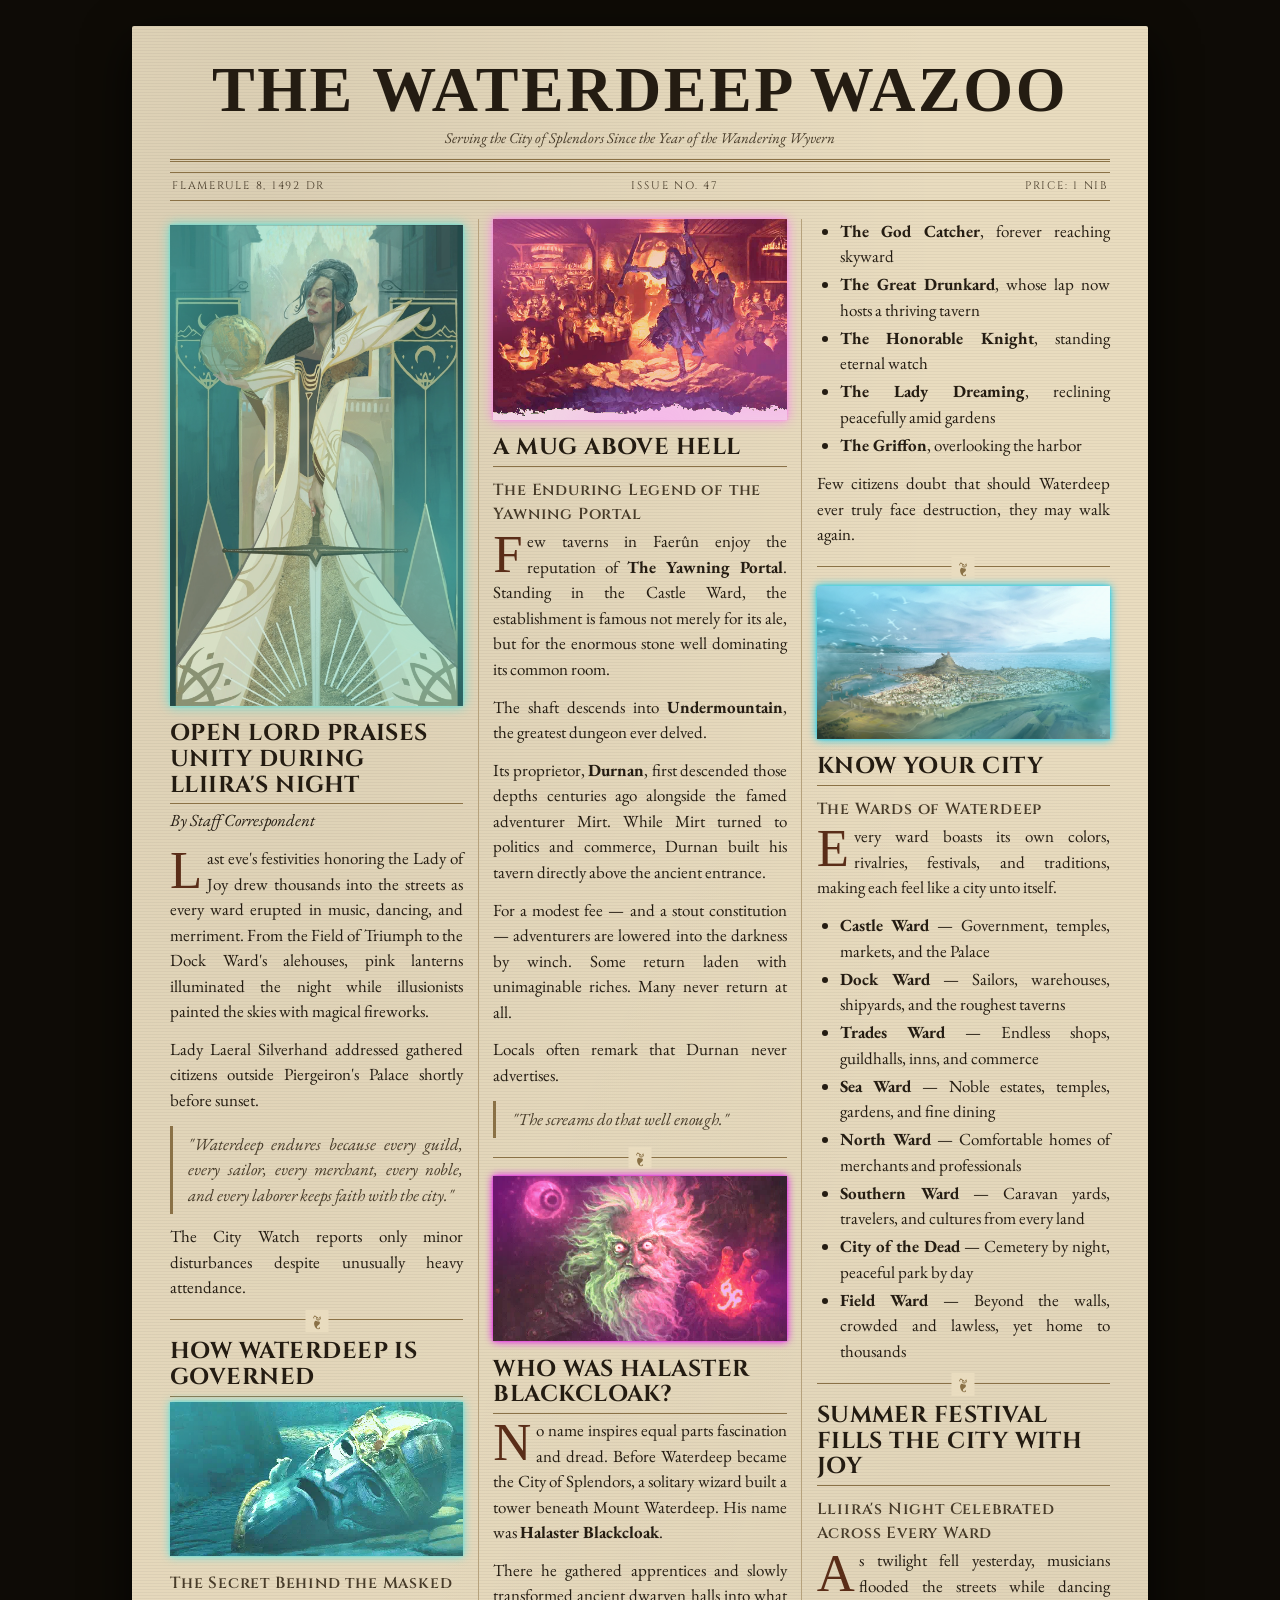
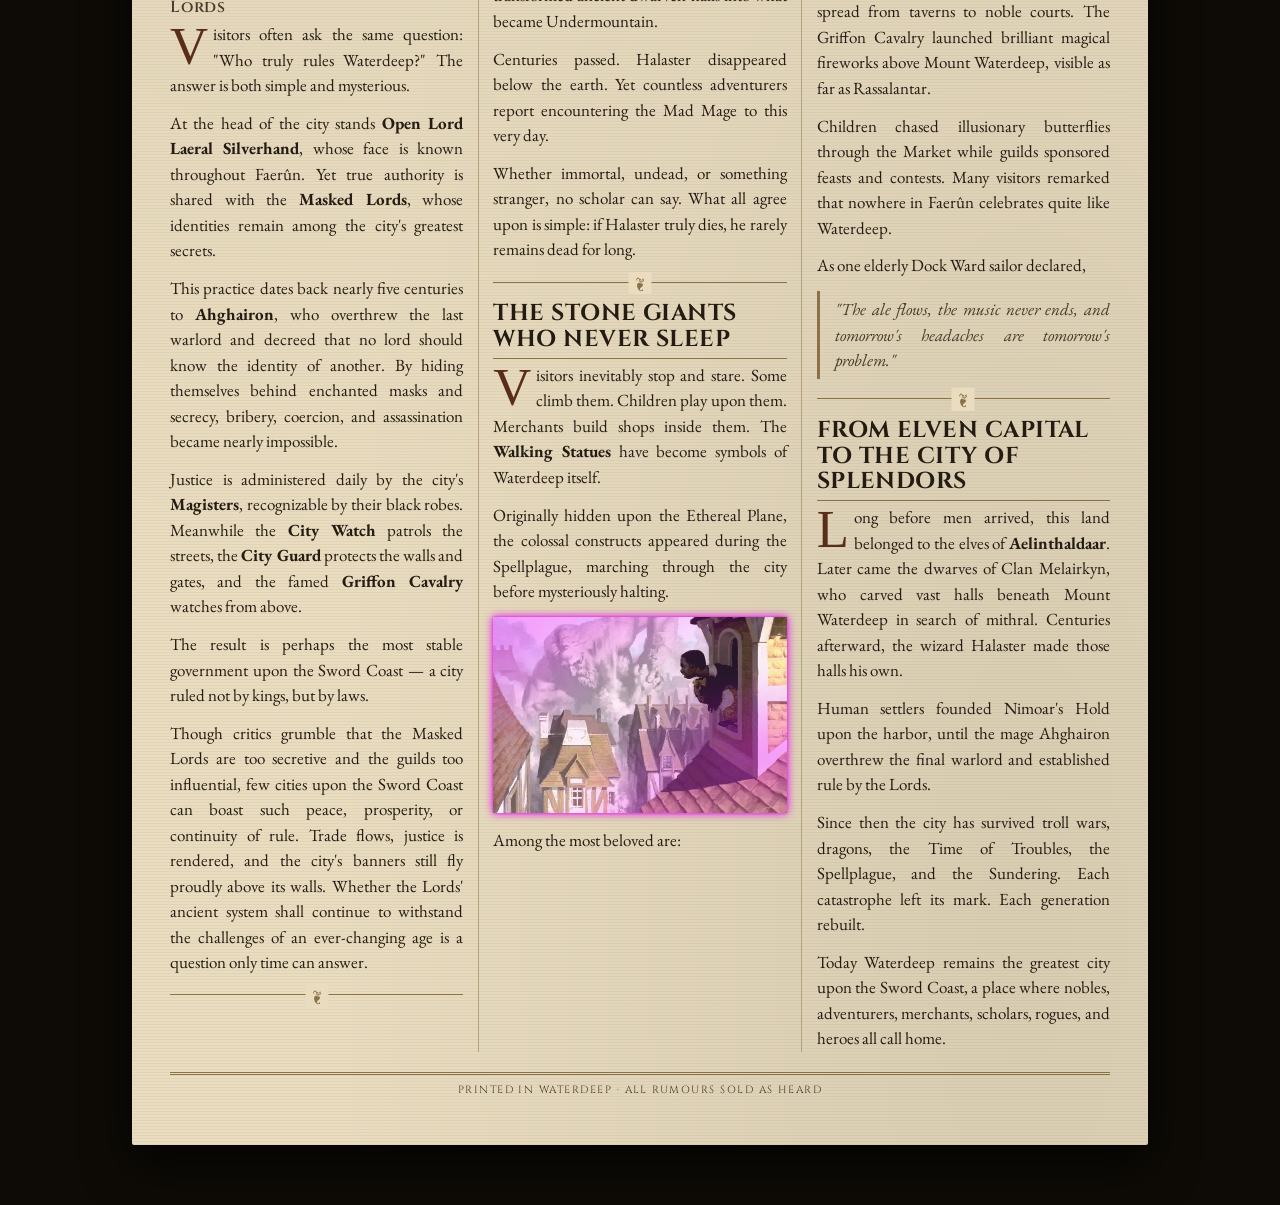
<file: The-Waterdeep-Wazoo-flamerule-8-1492.html>
<!doctype html>
<html lang="en">
<head>
<meta charset="utf-8">
<meta name="viewport" content="width=device-width,initial-scale=1">
<title>The Waterdeep Wazoo — Flamerule 8, 1492 DR</title>
<link rel="preconnect" href="https://fonts.googleapis.com">
<link rel="preconnect" href="https://fonts.gstatic.com" crossorigin>
<link href="https://fonts.googleapis.com/css2?family=Cinzel:wght@500;600;700&family=EB+Garamond:ital,wght@0,400;0,500;0,600;1,400;1,500&family=IM+Fell+English:ital@0;1&display=swap" rel="stylesheet">
<style>
html,body{margin:0;background:#0e0b06}
body{display:flex;justify-content:center;padding:26px 16px 60px}
@media(max-width:720px){body{padding:10px 6px 30px}}
@media print{body{padding:0;display:block}}

.paper{
  /* One sheet of turbulence for the warding fog and one for paper fibre.
     Declared here so the preview and the exported page use the same. */
  --fogsheet:url("data:image/svg+xml;utf8,<svg xmlns='http://www.w3.org/2000/svg' width='620' height='620'><filter id='f'><feTurbulence type='fractalNoise' baseFrequency='0.0055' numOctaves='5' seed='11'/><feGaussianBlur stdDeviation='6'/><feColorMatrix type='matrix' values='0.5 0.5 0.5 0 0.28  0.5 0.5 0.5 0 0.28  0.5 0.5 0.5 0 0.28  0.55 0.55 0.55 0 0.42'/></filter><rect width='620' height='620' filter='url(%23f)'/></svg>");
  --fogmist:url("data:image/svg+xml;utf8,<svg xmlns='http://www.w3.org/2000/svg' width='620' height='620'><filter id='m'><feTurbulence type='fractalNoise' baseFrequency='0.0042' numOctaves='5' seed='29'/><feGaussianBlur stdDeviation='4'/><feColorMatrix type='matrix' values='0.34 0.34 0.34 0 0  0.34 0.34 0.34 0 0  0.34 0.34 0.34 0 0  1.55 1.55 1.55 0 -0.62'/></filter><rect width='620' height='620' filter='url(%23m)'/></svg>");
  --fogholes:
    radial-gradient(38% 44% at 26% 34%, transparent 8%, rgba(0,0,0,.55) 46%, #000 76%),
    radial-gradient(44% 36% at 72% 66%, transparent 10%, rgba(0,0,0,.5) 48%, #000 78%),
    radial-gradient(30% 48% at 54% 12%, transparent 6%, rgba(0,0,0,.6) 44%, #000 74%);
  --fibre:url("data:image/svg+xml;utf8,<svg xmlns='http://www.w3.org/2000/svg' width='260' height='260'><filter id='g'><feTurbulence type='fractalNoise' baseFrequency='.75 .95' numOctaves='4' stitchTiles='stitch'/><feColorMatrix type='saturate' values='0'/></filter><rect width='260' height='260' filter='url(%23g)' opacity='.42'/></svg>");
  /* every knob below is overridable per-issue by the Style panel (inline style attr) */
  --ink:#241c12; --paper:#e9dcbf; --rule:#8a7146; --accent:#5a2d18;
  --ink-soft:color-mix(in srgb, var(--ink) 74%, #a9946a);
  --maxw:940px; --pad:34px;
  --bodyfont:"EB Garamond",Garamond,Georgia,serif;
  --headfont:Cinzel,Georgia,serif;
  --mastfont:"IM Fell English",Georgia,serif;
  --body:17px; --lh:1.5; --mast:64px; --tag:15px; --h2:23px; --h3:16px;
  --cols:3; --colgap:30px; --colrule:1px solid #b8a271; --align:justify;
  --dropcap:3.1em; --dropfloat:left; --dropgap:.09em;
  --mastcase:uppercase; --headcase:uppercase; --headrule:1px solid var(--rule);
  width:100%;max-width:var(--maxw);background:var(--paper);color:var(--ink);
  padding:var(--pad) calc(var(--pad) + 4px) calc(var(--pad) + 12px);border-radius:2px;
  font-family:var(--bodyfont);font-size:var(--body);line-height:var(--lh);
  box-shadow:0 18px 48px #000b, 0 0 0 1px #00000022;
  background-image:
    radial-gradient(ellipse at 12% 8%, #00000010 0%, transparent 55%),
    radial-gradient(ellipse at 88% 92%, #00000012 0%, transparent 55%),
    repeating-linear-gradient(0deg,#0000000a 0 1px,transparent 1px 3px);
}
.paper .masthead{text-align:center;border-bottom:3px double var(--rule);padding-bottom:10px;margin-bottom:6px}
.paper .masthead h1{
  font-family:var(--mastfont);font-weight:700;
  font-size:min(var(--mast),13vw);line-height:.95;margin:0;
  letter-spacing:.04em;text-transform:var(--mastcase);color:var(--ink);
}
.paper .tagline{font-style:italic;color:var(--ink-soft);margin:6px 0 0;font-size:var(--tag)}
.paper .dateline{
  display:flex;justify-content:space-between;align-items:center;gap:10px;flex-wrap:wrap;
  border-top:1px solid var(--rule);border-bottom:1px solid var(--rule);
  margin:10px 0 18px;padding:5px 2px;
  font-family:var(--headfont);font-size:11px;letter-spacing:.16em;text-transform:uppercase;color:var(--ink-soft);
}
.paper .body{column-count:var(--cols);column-gap:var(--colgap);column-rule:var(--colrule);
  text-align:var(--align);hyphens:auto}
.paper .body>*{break-inside:avoid-column}
.paper .body p{margin:0 0 .72em;break-inside:auto;orphans:2;widows:2}
.paper h2{
  font-family:var(--headfont);font-weight:700;font-size:var(--h2);line-height:1.12;
  margin:.5em 0 .18em;text-transform:var(--headcase);letter-spacing:.02em;
  border-bottom:var(--headrule);padding-bottom:5px;text-align:left;
}
.paper .body>h2:first-child{margin-top:0}
.paper h3{font-family:var(--headfont);font-weight:600;font-size:var(--h3);margin:.7em 0 .2em;
  letter-spacing:.05em;color:var(--ink-soft);text-align:left}
.paper h4,.paper h5,.paper h6{font-family:var(--headfont);font-size:calc(var(--h3) * .88);
  margin:.7em 0 .2em;letter-spacing:.06em;text-align:left}
.paper .kicker{font-style:italic;color:var(--ink-soft);margin:0 0 .5em;font-size:var(--tag)}
.paper p.lede::first-letter{
  float:var(--dropfloat);font-family:var(--mastfont);font-size:var(--dropcap);line-height:.82;
  padding:.06em var(--dropgap) 0 0;color:var(--accent);
}
.paper blockquote{
  margin:.6em 0;padding:.35em 0 .35em .9em;border-left:3px solid var(--rule);
  font-style:italic;color:var(--ink-soft);
}
.paper ul,.paper ol{margin:0 0 .75em;padding-left:1.35em}
.paper li{margin:.15em 0}
.paper hr{border:0;border-top:1px solid var(--rule);margin:1.1em 0;position:relative;overflow:visible}
.paper hr::after{
  content:"\2766";position:absolute;left:50%;top:-.72em;transform:translateX(-50%);
  background:var(--paper);padding:0 .5em;color:var(--rule);font-size:15px;
}
.paper code{font-family:ui-monospace,Consolas,monospace;font-size:.86em;background:#00000010;padding:0 3px;border-radius:2px}
.paper pre{background:#00000010;padding:.6em .7em;border-left:2px solid var(--rule);overflow-x:auto}
.paper pre code{background:none;padding:0}
.paper a{color:var(--accent);text-decoration:underline dotted}
.paper strong{font-weight:700}
.paper del{opacity:.7}

.paper figure{margin:.35em 0 .9em;break-inside:avoid}
.paper figure .plate{position:relative;overflow:hidden;line-height:0;isolation:isolate}
.paper figure .plate::after{content:"";position:absolute;inset:0;pointer-events:none;z-index:2}
.paper figure img{display:block;width:100%;height:auto;background:#cbbb95}
.paper figure.framed img{border:1px solid #8a7146;padding:5px;background:#f2e7cd;
  box-shadow:0 2px 6px #00000026}
.paper figure figcaption{
  font-size:12.5px;font-style:italic;color:var(--ink-soft);
  margin-top:5px;padding-bottom:4px;border-bottom:1px solid #b8a271;text-align:left;
}
.paper figure.full{column-span:all;margin:.9em 0 1.1em}
.paper figure.full figcaption{text-align:center}

/* ---------- illusion-press effects ----------
   Pure CSS + custom properties, so an exported broadsheet keeps them with no
   script at all. --fx is the per-picture strength (0-1), --fxplay pauses every
   animation at once when the issue is set to "still". */
.paper figure.slot{--fx:.75}
.paper figure .plate,.paper figure .plate::after,.paper figure img{animation-play-state:var(--fxplay,running)}

/* INKED — the picture sinks into the paper like a woodcut pulled on the press */
.paper figure.fx-ink .plate{background:var(--paper)}
.paper figure.fx-ink img{
  filter:grayscale(1) sepia(calc(var(--fx) * .55)) contrast(calc(1 + var(--fx) * .45))
         brightness(calc(1 + var(--fx) * .22)) var(--imgadj);
  mix-blend-mode:multiply;
}
.paper figure.fx-ink .plate::after{
  background:repeating-linear-gradient(0deg,
    color-mix(in srgb, var(--ink) calc(var(--fx) * 9%), transparent) 0 1px, transparent 1px 3px);
  mix-blend-mode:multiply;
}

/* PER-PICTURE ADJUSTMENT — contrast and brightness for the picture
   itself, leaving the fog and the glow alone.

   Filters do not accumulate: a second filter rule replaces the first,
   and six effects already set the image's. So the adjustment rides as a
   variable that every one of those chains ends with, and stands alone
   for the effects that set no filter at all. */
.paper figure.slot{--imgadj:contrast(var(--imgc,1)) brightness(var(--imgb,1))}
.paper figure.slot img{filter:var(--imgadj)}

/* WARDING FOG — a tinted haze that drifts over the plate.

   Built from drifting radial gradients rather than a noise mask. A mask
   was tried first; the real difficulty with it is that an SVG used as a
   mask is read by its alpha in some engines and its luminance in others,
   so one sheet has to satisfy both. Gradients need no such care, layer
   at several sizes and speeds, and read as fog well enough that the
   extra fragility earns nothing.

   --fxcolor is the chosen hue, --fx the strength. */
.paper figure.fx-ward{
  filter:drop-shadow(0 0 calc(3px + 20px*var(--fx)) color-mix(in srgb, var(--fxcolor) 60%, transparent))
         drop-shadow(0 0 calc(1px + 5px*var(--fx)) color-mix(in srgb, var(--fxcolor) 80%, transparent));
}
.paper figure.fx-ward .plate{position:relative;overflow:hidden;background:var(--fxcolor)}
.paper figure.fx-ward img{
  opacity:calc(1 - .12*var(--fx));
  /* Holes in the picture, so the ward colour beneath shows through in
     banks rather than as an even wash. Gradients rather than an SVG:
     a gradient's alpha is unambiguous, whereas an SVG used as a mask is
     read by its alpha in some engines and its luminance in others. */
  -webkit-mask-image:var(--fogholes);mask-image:var(--fogholes);
  mask-image:var(--fogholes);
  -webkit-mask-size:170% 170%;mask-size:170% 170%;
  animation:fx-ward-holes 41s ease-in-out infinite alternate;
  animation-play-state:var(--fxplay,running);
}
@keyframes fx-ward-holes{
  from{-webkit-mask-position:12% 78%;mask-position:12% 78%}
  to  {-webkit-mask-position:82% 16%;mask-position:82% 16%}
}
.paper figure.fx-ward .plate::before{
  /* the picture's own tint, under the fog and over the image */
  content:"";position:absolute;inset:0;pointer-events:none;z-index:1;
  background:var(--tintcolor);
  opacity:calc(.10 + .42*var(--fx));
}
.paper figure.fx-ward .plate::after{
  content:"";position:absolute;inset:-40%;pointer-events:none;z-index:2;
  opacity:calc(.35 + .55*var(--fx));
  background:
    radial-gradient(38% 46% at 22% 30%, var(--fxcolor), transparent 62%),
    radial-gradient(46% 38% at 74% 62%, var(--fxcolor), transparent 66%),
    radial-gradient(30% 52% at 52% 88%, var(--fxcolor), transparent 60%),
    radial-gradient(56% 40% at 40% 12%, var(--fxcolor), transparent 68%);
  filter:blur(14px);
  animation:fx-ward-drift 34s ease-in-out infinite alternate;
  animation-play-state:var(--fxplay,running);
}
@keyframes fx-ward-drift{
  from{transform:translate3d(-6%,-4%,0) scale(1)}
  to  {transform:translate3d(7%,5%,0) scale(1.18)}
}
@media(prefers-reduced-motion:reduce){
  .paper figure.fx-ward .plate::after{animation:none}
}

/* ROUGH PAPER — the notice-board stock: fibre, foxing, and a surface
   that is not perfectly flat. Kept off the smooth setting entirely so
   an issue that wants clean paper pays nothing for this. */
.paper[data-paper="rough"]{
  position:relative;
  box-shadow:0 18px 44px rgba(20,14,4,.34), inset 0 0 90px rgba(120,88,40,.16);
}
.paper[data-paper="rough"]::before{
  content:"";position:absolute;inset:0;pointer-events:none;z-index:0;
  opacity:.55;mix-blend-mode:multiply;
  background-image:var(--fibre);
}
.paper[data-paper="rough"]::after{
  content:"";position:absolute;inset:0;pointer-events:none;z-index:0;
  opacity:.5;mix-blend-mode:multiply;
  background:
    radial-gradient(ellipse 30% 18% at 12% 88%, color-mix(in srgb, var(--rule) 30%, transparent), transparent 70%),
    radial-gradient(ellipse 22% 13% at 88% 9%,  color-mix(in srgb, var(--rule) 24%, transparent), transparent 72%),
    radial-gradient(ellipse 16% 11% at 62% 46%, color-mix(in srgb, var(--rule) 16%, transparent), transparent 74%),
    radial-gradient(ellipse 12% 22% at 4% 40%,  color-mix(in srgb, var(--rule) 18%, transparent), transparent 76%);
}
.paper[data-paper="rough"] > *{position:relative;z-index:1}

/* SCRYSHEEN — a sheen of the binding spell crosses the plate */
.paper figure.fx-sheen img{
  filter:sepia(calc(var(--fx) * .38)) saturate(calc(1 + var(--fx) * .35)) contrast(1.06) var(--imgadj);
}
.paper figure.fx-sheen .plate::after{
  background:linear-gradient(115deg, transparent 34%,
    color-mix(in srgb, var(--accent) calc(var(--fx) * 60%), transparent) 47%,
    color-mix(in srgb, #fff6d8 calc(var(--fx) * 70%), transparent) 50%,
    transparent 64%);
  background-size:280% 100%;background-repeat:no-repeat;
  mix-blend-mode:screen;animation:fx-sheen 5.5s linear infinite;
}
@keyframes fx-sheen{from{background-position:170% 0}to{background-position:-170% 0}}

/* WEAVE — the illusion's warp, drifting like a loom in motion */
.paper figure.fx-weave img{filter:sepia(calc(var(--fx) * .42)) contrast(1.06) saturate(1.05) var(--imgadj)}
.paper figure.fx-weave .plate::after{
  background:repeating-linear-gradient(0deg,
    color-mix(in srgb, var(--ink) calc(var(--fx) * 26%), transparent) 0 1px, transparent 1px 4px);
  mix-blend-mode:multiply;animation:fx-weave 2.6s linear infinite;
}
@keyframes fx-weave{from{transform:translateY(-4px)}to{transform:translateY(0)}}

/* GHOSTLIGHT — the plate breathes its own faint light */
.paper figure.fx-ghost .plate{
  box-shadow:0 0 calc(var(--fx) * 30px) color-mix(in srgb, var(--accent) 60%, transparent),
             inset 0 0 calc(var(--fx) * 24px) color-mix(in srgb, #ffdca6 45%, transparent);
  animation:fx-ghost 4.6s ease-in-out infinite;
}
.paper figure.fx-ghost img{filter:sepia(calc(var(--fx) * .3)) saturate(1.15) brightness(1.04) var(--imgadj)}
@keyframes fx-ghost{
  0%,100%{opacity:calc(1 - var(--fx) * .1)}
  50%{opacity:1}
}

/* UNSTABLE — a cheap conjuration, forever about to fail */
.paper figure.fx-unstable img{
  filter:sepia(calc(var(--fx) * .3)) contrast(1.06)
         drop-shadow(calc(var(--fx) * 2px) 0 0 rgba(150,40,30,.45))
         drop-shadow(calc(var(--fx) * -2px) 0 0 rgba(30,80,140,.42)) var(--imgadj);
  animation:fx-unstable 7s steps(1,end) infinite;
}
.paper figure.fx-unstable .plate::after{
  background:color-mix(in srgb, var(--accent) calc(var(--fx) * 14%), transparent);
  mix-blend-mode:overlay;
}
@keyframes fx-unstable{
  0%,88%{opacity:1;transform:translateX(0)}
  89%{opacity:.62;transform:translateX(1.5px)}
  91%{opacity:1;transform:translateX(-1.5px)}
  93%{opacity:.78;transform:translateX(.5px)}
  95%,100%{opacity:1;transform:translateX(0)}
}

/* FADING — the spell is running out, edges dissolving back into the page */
.paper figure.fx-fading .plate::after{
  background:radial-gradient(ellipse at center,
    transparent 45%, color-mix(in srgb, var(--paper) calc(var(--fx) * 92%), transparent) 88%);
  animation:fx-fading 6.5s ease-in-out infinite;
}
.paper figure.fx-fading img{filter:sepia(calc(var(--fx) * .3)) contrast(1.04) var(--imgadj)}
@keyframes fx-fading{0%,100%{opacity:.55}50%{opacity:1}}

@media(prefers-reduced-motion:reduce){
  .paper figure .plate,.paper figure .plate::after,.paper figure img{animation:none!important}
}
.paper .colophon{
  margin-top:20px;padding-top:8px;border-top:3px double var(--rule);
  font-family:var(--headfont);font-size:10.5px;letter-spacing:.14em;text-transform:uppercase;
  color:var(--ink-soft);text-align:center;column-span:all;
}
@media(max-width:1000px){.paper .body{column-count:min(var(--cols),2);column-gap:min(var(--colgap),24px)}}
@media(max-width:720px){
  .paper{padding:22px 18px 30px}
  .paper .body{column-count:1}
  .paper .dateline{justify-content:center;font-size:10px;gap:6px}
}
@media print{
  body{background:#fff}
  .paper{box-shadow:none;max-width:none;width:100%;padding:0}
}
</style>
</head>
<body>
<div class="paper" data-paper="smooth" style="--mastfont:&quot;IM Fell English&quot;,Georgia,serif;--headfont:Cinzel,Georgia,serif;--bodyfont:&quot;EB Garamond&quot;,Garamond,Georgia,serif;--mast:64px;--tag:15px;--h2:23px;--h3:16px;--body:17px;--lh:1.5;--cols:3;--colgap:30px;--maxw:940px;--pad:34px;--paper:#e9dcbf;--ink:#241c12;--accent:#5a2d18;--rule:#8a7146;--align:justify;--mastcase:uppercase;--headcase:uppercase;--headrule:1px solid var(--rule);--colrule:1px solid color-mix(in srgb, var(--rule) 55%, var(--paper));--fxplay:running;--dropcap:3.1em;--dropfloat:left;--dropgap:.09em">
<header class="masthead"><h1>The Waterdeep Wazoo</h1><p class="tagline">Serving the City of Splendors Since the Year of the Wandering Wyvern</p></header><div class="dateline"><span>Flamerule 8, 1492 DR</span><span>Issue No. 47</span><span>Price: 1 nib</span></div>
<div class="body">
<figure class="slot fx-ward" data-slot="smjdg8jiq9" style="--fx:0.15;--fxcolor:#57e0d8;--imgc:1.00;--imgb:1.00;--tintcolor:#86fdf5"><div class="plate"><img src="assets/issues/The-Waterdeep-Wazoo-flamerule-8-1492/01.webp" alt="Laeral_Silverhand_Arunsun.webp" width="1069" height="1753" loading="lazy"></div></figure>
<h2>Open Lord Praises Unity During Lliira's Night</h2>
<p><em>By Staff Correspondent</em></p>
<p class="lede">Last eve's festivities honoring the Lady of Joy drew thousands into the streets as every ward erupted in music, dancing, and merriment. From the Field of Triumph to the Dock Ward's alehouses, pink lanterns illuminated the night while illusionists painted the skies with magical fireworks.</p>
<p>Lady Laeral Silverhand addressed gathered citizens outside Piergeiron's Palace shortly before sunset.</p>
<blockquote>&quot;Waterdeep endures because every guild, every sailor, every merchant, every noble, and every laborer keeps faith with the city.&quot;</blockquote>
<p>The City Watch reports only minor disturbances despite unusually heavy attendance.</p>
<hr>
<h2>How Waterdeep Is Governed</h2>
<figure class="slot fx-ward" data-slot="smb9kso5rb" style="--fx:0.10;--fxcolor:#5be1df;--imgc:1.00;--imgb:1.80;--tintcolor:#9af9ee"><div class="plate"><img src="assets/issues/The-Waterdeep-Wazoo-flamerule-8-1492/02.webp" alt="parallax_1785969727907_image-parallax-1785969722793-wg5g66qbajf.gif" width="500" height="261" loading="lazy"></div></figure>
<h3>The Secret Behind the Masked Lords</h3>
<p class="lede">Visitors often ask the same question: &quot;Who truly rules Waterdeep?&quot; The answer is both simple and mysterious.</p>
<p>At the head of the city stands <strong>Open Lord Laeral Silverhand</strong>, whose face is known throughout Faerûn. Yet true authority is shared with the <strong>Masked Lords</strong>, whose identities remain among the city's greatest secrets.</p>
<p>This practice dates back nearly five centuries to <strong>Ahghairon</strong>, who overthrew the last warlord and decreed that no lord should know the identity of another. By hiding themselves behind enchanted masks and secrecy, bribery, coercion, and assassination became nearly impossible.</p>
<p>Justice is administered daily by the city's <strong>Magisters</strong>, recognizable by their black robes. Meanwhile the <strong>City Watch</strong> patrols the streets, the <strong>City Guard</strong> protects the walls and gates, and the famed <strong>Griffon Cavalry</strong> watches from above.</p>
<p>The result is perhaps the most stable government upon the Sword Coast — a city ruled not by kings, but by laws.</p>
<p>Though critics grumble that the Masked Lords are too secretive and the guilds too influential, few cities upon the Sword Coast can boast such peace, prosperity, or continuity of rule. Trade flows, justice is rendered, and the city's banners still fly proudly above its walls. Whether the Lords' ancient system shall continue to withstand the challenges of an ever-changing age is a question only time can answer.</p>
<hr>
<figure class="slot fx-ward" data-slot="smzmgztvud" style="--fx:0.15;--fxcolor:#fb7ef1;--imgc:1.05;--imgb:1.50;--tintcolor:#b700fa"><div class="plate"><img src="assets/issues/The-Waterdeep-Wazoo-flamerule-8-1492/03.webp" alt="parallax_1785965739780_image-parallax-1785965665281-fifg1p7manc.gif" width="500" height="343" loading="lazy"></div></figure>
<h2>A Mug Above Hell</h2>
<h3>The Enduring Legend of the Yawning Portal</h3>
<p class="lede">Few taverns in Faerûn enjoy the reputation of <strong>The Yawning Portal</strong>. Standing in the Castle Ward, the establishment is famous not merely for its ale, but for the enormous stone well dominating its common room.</p>
<p>The shaft descends into <strong>Undermountain</strong>, the greatest dungeon ever delved.</p>
<p>Its proprietor, <strong>Durnan</strong>, first descended those depths centuries ago alongside the famed adventurer Mirt. While Mirt turned to politics and commerce, Durnan built his tavern directly above the ancient entrance.</p>
<p>For a modest fee — and a stout constitution — adventurers are lowered into the darkness by winch. Some return laden with unimaginable riches. Many never return at all.</p>
<p>Locals often remark that Durnan never advertises.</p>
<blockquote>&quot;The screams do that well enough.&quot;</blockquote>
<hr>
<figure class="slot fx-ward" data-slot="smx57zeech" style="--fx:0.05;--fxcolor:#e301f4;--imgc:0.95;--imgb:1.65;--tintcolor:#eb9dfb"><div class="plate"><img src="assets/issues/The-Waterdeep-Wazoo-flamerule-8-1492/04.webp" alt="parallax_1785968896631_image-parallax-1785968703417-hsffb4xtl3.gif" width="500" height="281" loading="lazy"></div></figure>
<h2>Who Was Halaster Blackcloak?</h2>
<p class="lede">No name inspires equal parts fascination and dread. Before Waterdeep became the City of Splendors, a solitary wizard built a tower beneath Mount Waterdeep. His name was <strong>Halaster Blackcloak</strong>.</p>
<p>There he gathered apprentices and slowly transformed ancient dwarven halls into what became Undermountain.</p>
<p>Centuries passed. Halaster disappeared below the earth. Yet countless adventurers report encountering the Mad Mage to this very day.</p>
<p>Whether immortal, undead, or something stranger, no scholar can say. What all agree upon is simple: if Halaster truly dies, he rarely remains dead for long.</p>
<hr>
<h2>The Stone Giants Who Never Sleep</h2>
<p class="lede">Visitors inevitably stop and stare. Some climb them. Children play upon them. Merchants build shops inside them. The <strong>Walking Statues</strong> have become symbols of Waterdeep itself.</p>
<p>Originally hidden upon the Ethereal Plane, the colossal constructs appeared during the Spellplague, marching through the city before mysteriously halting.</p>
<figure class="slot fx-ward" data-slot="smkfxapxl7" style="--fx:0.10;--fxcolor:#e702f7;--imgc:1.45;--imgb:1.00;--tintcolor:#e4a1f7"><div class="plate"><img src="assets/issues/The-Waterdeep-Wazoo-flamerule-8-1492/05.webp" alt="parallax_1785967515432_image-parallax-1785967509265-wm3h5uivi7.gif" width="500" height="334" loading="lazy"></div></figure>
<p>Among the most beloved are:</p>
<ul><li><strong>The God Catcher</strong>, forever reaching skyward</li><li><strong>The Great Drunkard</strong>, whose lap now hosts a thriving tavern</li><li><strong>The Honorable Knight</strong>, standing eternal watch</li><li><strong>The Lady Dreaming</strong>, reclining peacefully amid gardens</li><li><strong>The Griffon</strong>, overlooking the harbor</li></ul>
<p>Few citizens doubt that should Waterdeep ever truly face destruction, they may walk again.</p>
<hr>
<figure class="slot fx-ward" data-slot="smp8twzue7" style="--fx:0.10;--fxcolor:#00ccf5;--imgc:1.00;--imgb:1.00;--tintcolor:#b0fcf7"><div class="plate"><img src="assets/issues/The-Waterdeep-Wazoo-flamerule-8-1492/06.webp" alt="6huyds6gmch71.png" width="1555" height="810" loading="lazy"></div></figure>
<h2>Know Your City</h2>
<h3>The Wards of Waterdeep</h3>
<p class="lede">Every ward boasts its own colors, rivalries, festivals, and traditions, making each feel like a city unto itself.</p>
<ul><li><strong>Castle Ward</strong> — Government, temples, markets, and the Palace</li><li><strong>Dock Ward</strong> — Sailors, warehouses, shipyards, and the roughest taverns</li><li><strong>Trades Ward</strong> — Endless shops, guildhalls, inns, and commerce</li><li><strong>Sea Ward</strong> — Noble estates, temples, gardens, and fine dining</li><li><strong>North Ward</strong> — Comfortable homes of merchants and professionals</li><li><strong>Southern Ward</strong> — Caravan yards, travelers, and cultures from every land</li><li><strong>City of the Dead</strong> — Cemetery by night, peaceful park by day</li><li><strong>Field Ward</strong> — Beyond the walls, crowded and lawless, yet home to thousands</li></ul>
<hr>
<h2>Summer Festival Fills the City With Joy</h2>
<h3>Lliira's Night Celebrated Across Every Ward</h3>
<p class="lede">As twilight fell yesterday, musicians flooded the streets while dancing spread from taverns to noble courts. The Griffon Cavalry launched brilliant magical fireworks above Mount Waterdeep, visible as far as Rassalantar.</p>
<p>Children chased illusionary butterflies through the Market while guilds sponsored feasts and contests. Many visitors remarked that nowhere in Faerûn celebrates quite like Waterdeep.</p>
<p>As one elderly Dock Ward sailor declared,</p>
<blockquote>&quot;The ale flows, the music never ends, and tomorrow's headaches are tomorrow's problem.&quot;</blockquote>
<hr>
<h2>From Elven Capital to the City of Splendors</h2>
<p class="lede">Long before men arrived, this land belonged to the elves of <strong>Aelinthaldaar</strong>. Later came the dwarves of Clan Melairkyn, who carved vast halls beneath Mount Waterdeep in search of mithral. Centuries afterward, the wizard Halaster made those halls his own.</p>
<p>Human settlers founded Nimoar's Hold upon the harbor, until the mage Ahghairon overthrew the final warlord and established rule by the Lords.</p>
<p>Since then the city has survived troll wars, dragons, the Time of Troubles, the Spellplague, and the Sundering. Each catastrophe left its mark. Each generation rebuilt.</p>
<p>Today Waterdeep remains the greatest city upon the Sword Coast, a place where nobles, adventurers, merchants, scholars, rogues, and heroes all call home.</p>
<div class="colophon">Printed in Waterdeep · all rumours sold as heard</div>
</div>
</div>
<script type="application/json" id="penny-source">{"pennyPress":1,"masthead":{"title":"The Waterdeep Wazoo","tagline":"Serving the City of Splendors Since the Year of the Wandering Wyvern","dateline":"Flamerule 8, 1492 DR","price":"1 nib","issue":"No. 47","lang":"en"},"date":{"calendar":"harptos","year":1492,"month":7,"monthKey":"flamerule","monthName":"Flamerule","day":8,"festival":null,"dayOfYear":190,"shieldmeetYear":true,"text":"Flamerule 8, 1492 DR"},"style":{"mastFont":"fell","mast":64,"tag":15,"mastCase":true,"headFont":"cinzel","h2":23,"h3":16,"headCase":true,"headRule":true,"bodyFont":"garamond","body":17,"lh":1.5,"drop":3.1,"justify":true,"cols":3,"colGap":30,"maxw":940,"pad":34,"colRule":true,"paper":"#e9dcbf","ink":"#241c12","accent":"#5a2d18","rule":"#8a7146","fxDefault":"ink","fxAmount":75,"animate":true},"markdown":"## Open Lord Praises Unity During Lliira's Night\n\n*By Staff Correspondent*\n\n!Last eve's festivities honoring the Lady of Joy drew thousands into the streets as every ward erupted in music, dancing, and merriment. From the Field of Triumph to the Dock Ward's alehouses, pink lanterns illuminated the night while illusionists painted the skies with magical fireworks.\n\nLady Laeral Silverhand addressed gathered citizens outside Piergeiron's Palace shortly before sunset.\n\n> \"Waterdeep endures because every guild, every sailor, every merchant, every noble, and every laborer keeps faith with the city.\"\n\nThe City Watch reports only minor disturbances despite unusually heavy attendance.\n\n---\n\n## How Waterdeep Is Governed\n\n### The Secret Behind the Masked Lords\n\n!Visitors often ask the same question: \"Who truly rules Waterdeep?\" The answer is both simple and mysterious.\n\nAt the head of the city stands **Open Lord Laeral Silverhand**, whose face is known throughout Faerûn. Yet true authority is shared with the **Masked Lords**, whose identities remain among the city's greatest secrets.\n\nThis practice dates back nearly five centuries to **Ahghairon**, who overthrew the last warlord and decreed that no lord should know the identity of another. By hiding themselves behind enchanted masks and secrecy, bribery, coercion, and assassination became nearly impossible.\n\nJustice is administered daily by the city's **Magisters**, recognizable by their black robes. Meanwhile the **City Watch** patrols the streets, the **City Guard** protects the walls and gates, and the famed **Griffon Cavalry** watches from above.\n\nThe result is perhaps the most stable government upon the Sword Coast — a city ruled not by kings, but by laws.\n\n\nThough critics grumble that the Masked Lords are too secretive and the guilds too influential, few cities upon the Sword Coast can boast such peace, prosperity, or continuity of rule. Trade flows, justice is rendered, and the city's banners still fly proudly above its walls. Whether the Lords' ancient system shall continue to withstand the challenges of an ever-changing age is a question only time can answer.\n\n---\n\n## A Mug Above Hell\n\n### The Enduring Legend of the Yawning Portal\n\n!Few taverns in Faerûn enjoy the reputation of **The Yawning Portal**. Standing in the Castle Ward, the establishment is famous not merely for its ale, but for the enormous stone well dominating its common room.\n\nThe shaft descends into **Undermountain**, the greatest dungeon ever delved.\n\nIts proprietor, **Durnan**, first descended those depths centuries ago alongside the famed adventurer Mirt. While Mirt turned to politics and commerce, Durnan built his tavern directly above the ancient entrance.\n\nFor a modest fee — and a stout constitution — adventurers are lowered into the darkness by winch. Some return laden with unimaginable riches. Many never return at all.\n\nLocals often remark that Durnan never advertises.\n\n> \"The screams do that well enough.\"\n\n---\n\n## Who Was Halaster Blackcloak?\n\n!No name inspires equal parts fascination and dread. Before Waterdeep became the City of Splendors, a solitary wizard built a tower beneath Mount Waterdeep. His name was **Halaster Blackcloak**.\n\nThere he gathered apprentices and slowly transformed ancient dwarven halls into what became Undermountain.\n\nCenturies passed. Halaster disappeared below the earth. Yet countless adventurers report encountering the Mad Mage to this very day.\n\nWhether immortal, undead, or something stranger, no scholar can say. What all agree upon is simple: if Halaster truly dies, he rarely remains dead for long.\n\n---\n\n## The Stone Giants Who Never Sleep\n\n!Visitors inevitably stop and stare. Some climb them. Children play upon them. Merchants build shops inside them. The **Walking Statues** have become symbols of Waterdeep itself.\n\nOriginally hidden upon the Ethereal Plane, the colossal constructs appeared during the Spellplague, marching through the city before mysteriously halting.\n\nAmong the most beloved are:\n\n- **The God Catcher**, forever reaching skyward\n- **The Great Drunkard**, whose lap now hosts a thriving tavern\n- **The Honorable Knight**, standing eternal watch\n- **The Lady Dreaming**, reclining peacefully amid gardens\n- **The Griffon**, overlooking the harbor\n\nFew citizens doubt that should Waterdeep ever truly face destruction, they may walk again.\n\n---\n\n## Know Your City\n\n### The Wards of Waterdeep\n\n!Every ward boasts its own colors, rivalries, festivals, and traditions, making each feel like a city unto itself.\n\n- **Castle Ward** — Government, temples, markets, and the Palace\n- **Dock Ward** — Sailors, warehouses, shipyards, and the roughest taverns\n- **Trades Ward** — Endless shops, guildhalls, inns, and commerce\n- **Sea Ward** — Noble estates, temples, gardens, and fine dining\n- **North Ward** — Comfortable homes of merchants and professionals\n- **Southern Ward** — Caravan yards, travelers, and cultures from every land\n- **City of the Dead** — Cemetery by night, peaceful park by day\n- **Field Ward** — Beyond the walls, crowded and lawless, yet home to thousands\n\n---\n\n## Summer Festival Fills the City With Joy\n\n### Lliira's Night Celebrated Across Every Ward\n\n!As twilight fell yesterday, musicians flooded the streets while dancing spread from taverns to noble courts. The Griffon Cavalry launched brilliant magical fireworks above Mount Waterdeep, visible as far as Rassalantar.\n\nChildren chased illusionary butterflies through the Market while guilds sponsored feasts and contests. Many visitors remarked that nowhere in Faerûn celebrates quite like Waterdeep.\n\nAs one elderly Dock Ward sailor declared,\n\n> \"The ale flows, the music never ends, and tomorrow's headaches are tomorrow's problem.\"\n\n---\n\n## From Elven Capital to the City of Splendors\n\n!Long before men arrived, this land belonged to the elves of **Aelinthaldaar**. Later came the dwarves of Clan Melairkyn, who carved vast halls beneath Mount Waterdeep in search of mithral. Centuries afterward, the wizard Halaster made those halls his own.\n\nHuman settlers founded Nimoar's Hold upon the harbor, until the mage Ahghairon overthrew the final warlord and established rule by the Lords.\n\nSince then the city has survived troll wars, dragons, the Time of Troubles, the Spellplague, and the Sundering. Each catastrophe left its mark. Each generation rebuilt.\n\nToday Waterdeep remains the greatest city upon the Sword Coast, a place where nobles, adventurers, merchants, scholars, rogues, and heroes all call home.\n","slots":[{"id":"smjdg8jiq9","mediaId":"m1","anchor":{"idx":-1,"hash":"","snippet":""},"width":"col","frame":false,"fx":"ward","fxAmount":15,"caption":"","fxColor":"#57e0d8","tintColor":"#86fdf5"},{"id":"smb9kso5rb","mediaId":"m2","anchor":{"idx":7,"hash":"1i23bly","snippet":"## How Waterdeep Is Governed"},"width":"col","frame":false,"fx":"ward","fxAmount":10,"caption":"","fxColor":"#5be1df","tintColor":"#9af9ee","bright":180},{"id":"smzmgztvud","mediaId":"m3","anchor":{"idx":15,"hash":"rwmbm","snippet":"---"},"width":"col","frame":false,"fx":"ward","fxAmount":15,"caption":"","fxColor":"#fb7ef1","tintColor":"#b700fa","contrast":105,"bright":150},{"id":"smx57zeech","mediaId":"m4","anchor":{"idx":24,"hash":"rwmbm","snippet":"---"},"width":"col","frame":false,"fx":"ward","fxAmount":5,"caption":"","fxColor":"#e301f4","tintColor":"#eb9dfb","contrast":95,"bright":165},{"id":"smkfxapxl7","mediaId":"m5","anchor":{"idx":33,"hash":"c49nvo","snippet":"Originally hidden upon the Ethereal Plan"},"width":"col","frame":false,"fx":"ward","fxAmount":10,"caption":"","fxColor":"#e702f7","tintColor":"#e4a1f7","contrast":145},{"id":"smp8twzue7","mediaId":"m6","anchor":{"idx":37,"hash":"rwmbm","snippet":"---"},"width":"col","frame":false,"fx":"ward","fxAmount":10,"caption":"","fxColor":"#00ccf5","tintColor":"#b0fcf7"}],"media":[{"id":"m1","name":"Laeral_Silverhand_Arunsun.webp","w":1069,"h":1753,"file":"assets/issues/The-Waterdeep-Wazoo-flamerule-8-1492/01.webp"},{"id":"m2","name":"parallax_1785969727907_image-parallax-1785969722793-wg5g66qbajf.gif","w":500,"h":261,"file":"assets/issues/The-Waterdeep-Wazoo-flamerule-8-1492/02.webp"},{"id":"m3","name":"parallax_1785965739780_image-parallax-1785965665281-fifg1p7manc.gif","w":500,"h":343,"file":"assets/issues/The-Waterdeep-Wazoo-flamerule-8-1492/03.webp"},{"id":"m4","name":"parallax_1785968896631_image-parallax-1785968703417-hsffb4xtl3.gif","w":500,"h":281,"file":"assets/issues/The-Waterdeep-Wazoo-flamerule-8-1492/04.webp"},{"id":"m5","name":"parallax_1785967515432_image-parallax-1785967509265-wm3h5uivi7.gif","w":500,"h":334,"file":"assets/issues/The-Waterdeep-Wazoo-flamerule-8-1492/05.webp"},{"id":"m6","name":"6huyds6gmch71.png","w":1555,"h":810,"file":"assets/issues/The-Waterdeep-Wazoo-flamerule-8-1492/06.webp"}]}</script>
</body>
</html>
</file>
<file: assets/wazoo.css>
/* ═══════════════════════════════════════════════════════════════════
   Waterdeep — The City of Splendours. Shared shell.

   The header is the street outside: plaster and half-timber, awnings
   overhead, cobbles underfoot, and a shop sign hanging for every place
   you can go. The full street is the header of index.html; a slim run
   of the same street rides the top of every other page.

   Each page then supplies its own material inside — newsprint, vellum,
   parchment — in its own <style> block.
   ═══════════════════════════════════════════════════════════════════ */
:root{
  --brass:#c9a24a;
  --brass-lit:#e6c97e;
  --timber:#5b3a20;
  --timber-dark:#2a1a0d;
  --plaster:#3a2c1d;
  --night:#101820;
}

*{box-sizing:border-box}
html{scroll-behavior:smooth}
@media(prefers-reduced-motion:reduce){html{scroll-behavior:auto}}

body{
  margin:0;
  font:18px/1.7 "EB Garamond",Georgia,"Times New Roman",serif;
  color:#e6dcc8;
  background:var(--night);
  -webkit-text-size-adjust:100%;
}

/* The city sits blurred behind every page — the theme, not a picture. */
.backdrop{
  position:fixed;inset:0;z-index:-2;
  background:
    linear-gradient(180deg,rgba(16,24,32,.62),rgba(16,24,32,.88)),
    url("waterdeep-backdrop.jpg") center/cover no-repeat;
}
html.webp .backdrop{background-image:
    linear-gradient(180deg,rgba(16,24,32,.62),rgba(16,24,32,.88)),
    url("waterdeep-backdrop.webp");}

/* ═══ THE PROSPECT — the city from the sea, index header ═════════ */
.hero{
  position:relative;
  min-height:min(80vh,720px);
  display:flex;align-items:center;justify-content:center;
  overflow:hidden;
  text-align:center;
}
.hero picture,.hero img{
  position:absolute;inset:0;width:100%;height:100%;
  object-fit:cover;object-position:50% 58%;
  z-index:0;
}
/* haze off the top, deep water at the foot, so the name has something
   to sit on wherever the horizon happens to fall */
.hero::after{
  content:"";position:absolute;inset:0;z-index:1;pointer-events:none;
  background:
    linear-gradient(180deg,rgba(18,28,38,.18) 0%,rgba(18,28,38,0) 30%),
    radial-gradient(44% 32% at 50% 46%,rgba(10,16,22,.52),transparent 74%),
    /* the foot of the picture goes to the exact dark the street starts
       in, so the two do not meet at a drawn line */
    linear-gradient(0deg,rgba(23,16,9,.55) 0%,rgba(20,15,10,.34) 12%,rgba(12,19,26,.16) 28%,rgba(12,19,26,0) 48%);
}
.hero .wrap{position:relative;z-index:2;width:100%}

.hero .above{
  font-family:"Cinzel",serif;font-weight:600;
  font-size:clamp(9px,1.5vw,11px);letter-spacing:.34em;text-transform:uppercase;
  color:var(--brass-lit);margin:0 0 16px;
  text-shadow:0 1px 2px rgba(0,0,0,.95),0 0 20px rgba(0,0,0,.9);
}
.hero h1{
  font-family:"Cinzel",serif;font-weight:700;
  font-size:clamp(46px,11.5vw,132px);line-height:.94;margin:0;
  letter-spacing:.05em;color:#fdf7ea;
  text-shadow:0 2px 4px rgba(0,0,0,.7),0 8px 44px rgba(0,0,0,.85);
}
.hero .splendours{
  font-family:"IM Fell English",serif;font-style:italic;
  font-size:clamp(19px,3.6vw,36px);color:#ecdcbb;margin:16px 0 0;
  text-shadow:0 1px 3px rgba(0,0,0,.9),0 0 26px rgba(0,0,0,.85);
}
.hero .rule{
  width:min(400px,66%);height:0;margin:26px auto 0;
  border-top:1px solid rgba(230,201,126,.55);position:relative;
}
.hero .rule::after{
  content:"";position:absolute;top:-4px;left:50%;width:8px;height:8px;
  transform:translateX(-50%) rotate(45deg);background:var(--brass-lit);
}
/* the tip jar, under the rule. The painting behind it is bright city,
   so lettering alone is unreadable there — it carries its own dark
   board, the same one the hangers on every other page stand on. */
.hero .tipjar{margin:26px 0 0}
.hero .tipjar a{
  display:inline-flex;align-items:center;gap:9px;
  font-family:"Cinzel",serif;font-size:11px;letter-spacing:.2em;text-transform:uppercase;
  color:#fdf7ea;text-decoration:none;
  padding:10px 18px;border:1px solid rgba(201,162,74,.55);border-radius:2px;
  background:linear-gradient(180deg,rgba(20,28,36,.62),rgba(8,12,16,.80));
  box-shadow:0 6px 18px rgba(0,0,0,.45),inset 0 1px 0 rgba(255,220,170,.16);
  text-shadow:0 1px 3px rgba(0,0,0,.9);
  transition:color .25s ease,border-color .25s ease,background .25s ease;
}
.hero .tipjar svg{width:16px;height:16px;color:var(--brass-lit);flex:0 0 auto}
.hero .tipjar a:hover,.hero .tipjar a:focus-visible{
  color:#fff6e4;border-color:var(--brass-lit);outline:none;
  background:linear-gradient(180deg,rgba(30,40,50,.70),rgba(12,18,24,.84));
}
.hero .credit{
  position:absolute;right:14px;bottom:8px;z-index:2;
  font-size:11px;letter-spacing:.05em;color:rgba(225,236,244,.4);
}
.wrap{max-width:1120px;margin:0 auto;padding:0 22px}
@media(max-width:640px){.wrap{padding:0 15px}}

a{color:inherit}
.sprite{display:none}

/* ═══ SCROLLBARS ═════════════════════════════════════════════════ */
/* Brass on dark timber, so the edge of the window belongs to the same
   city as the rest of it. Two syntaxes: the standard properties, which
   Firefox has, and the WebKit pseudo-elements, which Chrome and Safari
   have. Neither browser reads both, so both are set. */
html{
  scrollbar-width:thin;
  scrollbar-color:#a8823a rgba(12,18,24,.55);
}
::-webkit-scrollbar{width:13px;height:13px}
::-webkit-scrollbar-track{
  background:rgba(12,18,24,.55);
  box-shadow:inset 1px 0 0 rgba(201,162,74,.16);
}
::-webkit-scrollbar-thumb{
  border-radius:8px;
  border:3px solid transparent;      /* inset the thumb off the track */
  background:linear-gradient(180deg,#c9a24a,#7d5f1d) padding-box;
}
::-webkit-scrollbar-thumb:hover{background:linear-gradient(180deg,#e6c97e,#9a7724) padding-box}
::-webkit-scrollbar-thumb:active{background:linear-gradient(180deg,#f0d79a,#a3801f) padding-box}
::-webkit-scrollbar-corner{background:transparent}

/* ═══ THE STREET ═════════════════════════════════════════════════ */
/* The square itself is a painting — `assets/market-plaza.*`, lit and
   cobbled and dressed with lanterns, benches and bunting. The section
   around it is only the dark it stands in. Nothing here draws ground any
   more: the shops are set down on the painted square instead. */
/* There is no join. Two darks meeting, however carefully matched, draw a
   line across the page at the exact pixel one ends — so the street does
   not begin under the prospect, it begins over it, transparent, and its
   own dark comes up through the last of the picture. */
.street{
  position:relative;z-index:1;color:#f0e3cd;
  padding:clamp(26px,3.5vw,56px) 0 clamp(44px,6vw,76px);
  background:linear-gradient(180deg,#171009 0%,#191308 34%,#140f07 80%,#0e0a05 100%);
}
/* The street's dark reaches up over the foot of the prospect rather than
   starting beneath it: two darks meeting draw a line across the page at
   the exact pixel one ends, however carefully they are matched. It hands
   pointer events straight through, or it would swallow the chevron that
   sits down there. */
.street::before{
  content:"";position:absolute;left:0;right:0;pointer-events:none;
  height:clamp(80px,10vw,150px);top:calc(-1 * clamp(80px,10vw,150px));
  background:linear-gradient(180deg,rgba(23,16,9,0),rgba(23,16,9,.66) 52%,#171009 100%);
}

/* ═══ THE MARKET SQUARE — index ══════════════════════════════════ */
/* The square is the painting; the shops are set down on it. `.shops` is
   the plate that holds `assets/market-plaza.*` at its own proportions,
   and every shop is placed on it by percentage, so the whole scene scales
   with the page and each stall keeps the patch of cobble it was put on.
   The six are spread around the open middle — the painted lanterns,
   benches, planters and fountain are what they are spread around.

   Each stall carries its name on a board over the roof, always readable.
   The sign with the rest of it — trade, what the place is, where the link
   goes — swings out underneath only when the stall is pointed at or
   tabbed to. Below 900px, and on anything without a hover, the plaza
   becomes a backdrop, the stalls stack, and every sign is simply open,
   because a reveal you cannot trigger is a link you cannot read. */
.shops{
  position:relative;
  width:100%;margin:0;padding:0;
  aspect-ratio:5/4;
  list-style:none;
}
/* The painting lives on its own layer inside the square, because it is
   the layer that scales on arrival. Scaling the square itself would mean
   clipping the square to keep the overflow off the page — and the sign a
   stall swings out is a fixed height while the square scales with the
   width, so at around a thousand pixels the clip would cut the sign in
   half. The picture is clipped; nothing else is.

   Edge to edge, cropped by a ratio rather than by the window: the crop
   has to be the same at every width or the stalls would drift off the
   cobbles they were placed on. */
.shops .ground{
  position:absolute;inset:0;z-index:0;overflow:hidden;pointer-events:none;
  /* No edges. The painting comes up out of the dark and goes back down
     into it, which is what lets the words above sit on the dusk rather
     than on a seam between two pictures. */
  -webkit-mask-image:linear-gradient(180deg,transparent 0,rgba(0,0,0,.5) 9%,#000 21%,#000 93%,transparent 100%);
  mask-image:linear-gradient(180deg,transparent 0,rgba(0,0,0,.5) 9%,#000 21%,#000 93%,transparent 100%);
}
.shops .ground::before{
  content:"";position:absolute;inset:0;
  background:url("market-plaza.jpg") center/cover no-repeat;
  transform:scale(calc(1.1 - .1 * var(--here,1)));
  transform-origin:50% 40%;
}
html.webp .shops .ground::before{background-image:url("market-plaza.webp")}

.shop{
  position:absolute;z-index:1;
  display:flex;flex-direction:column;align-items:center;
  width:min(25%,430px);transform:translate(-50%,-50%);
  text-decoration:none;color:inherit;
  /* the edge colour on a phone card, taken off each painting's own canvas */
  --tile:#575e73;
}
/* Where each stall stands on the square, and how much of it each takes.
   The statue holds the middle — it is a monument, not a trade, and the
   painted circle in the cobbles was already a plinth waiting for it. The
   five that sell something stand around it, none of them on the
   cypresses, lanterns or planters already painted along the edges. */
/* which painting each stall is, and its proportions — needed at every
   width, since the phone shows the same six paintings in a list. The
   contracts stall is turned about: it was drawn opening to the left, and
   it stands on the left of the square now, so it would be showing the
   square its back. */
.shop.p1{--art:url("stalls/press.webp");        --art-ratio:1.391}
.shop.p2{--art:url("stalls/cartographer.webp"); --art-ratio:1.183}
.shop.p3{--art:url("stalls/notice-board.webp"); --art-ratio:0.927}
.shop.p4{--art:url("stalls/statue.webp");       --art-ratio:0.877}
.shop.p5{--art:url("stalls/contracts.webp");    --art-ratio:1.447}
.shop.p5 .lot{transform:scaleX(-1)}
.shop.p6{--art:url("stalls/portal.webp");       --art-ratio:1.256}
/* Where each stands on the square, and how much of it each takes. Kept
   behind the same query as everything else about the square: a per-stall
   rule outweighs the card layout's own .shop, so a width left out here
   would squeeze every card on a phone down to a quarter of the screen. */
@media(min-width:901px){
  .shop.p1{left:24%;top:25%;width:min(26%,440px)}   /* the press */
  .shop.p2{left:75%;top:24%;width:min(23%,400px)}   /* the chart house */
  .shop.p5{left:24%;top:63%;width:min(30%,510px)}   /* the contracts stall */
  .shop.p4{left:52%;top:50%;width:min(18%,300px)}   /* the statue, on the circle */
  .shop.p3{left:76%;top:62%;width:min(20%,340px)}   /* the notice board */
  .shop.p6{left:49%;top:84%;width:min(20%,330px)}   /* the portal */
}
.shop.copper{--tile:#46563d}
.shop.thatch{--tile:#705a4a}
.shop.slate{--tile:#756454}
.shop.ochre{--tile:#a57968}
.shop.wine{--tile:#897969}

/* ── the stall ─────────────────────────────────────────────────── */
/* Each stall is a painting of its own trade, cut out and stood on the
   square: assets/stalls/*.webp, cropped to what is actually drawn so a
   width here means the width of the stall and not of its empty margin.
   Every one has its own proportions, so each carries its own ratio; the
   box is the art and nothing is drawn around it.

   WebP only, and deliberately: these are cut-outs, alpha is the whole
   point of them, and a JPEG cannot hold it. A PNG set would have been
   14MB. */
.lot{
  position:relative;width:100%;
  aspect-ratio:var(--art-ratio,1);
  background:var(--art) center bottom/contain no-repeat;
  filter:drop-shadow(0 12px 14px rgba(0,0,0,.5));
  /* the portal is cut into the ground, not standing on it, so it casts
     almost nothing */
  transition:transform .3s cubic-bezier(.22,1.4,.4,1);
}

/* ── the name board over the roof ──────────────────────────────── */
/* The name is the one thing that must be legible without asking, so it
   rides a plank nailed to the ridge and never hides.

   Scoped to .shop, and it must stay that way: .parade .plate is the
   masthead at the top of every other page, and an unscoped .plate here
   nailed a wooden board and a post around it on all of them. */
.shop .plate{
  position:relative;z-index:3;margin-bottom:1px;max-width:100%;
  padding:7px 14px 8px;text-align:center;
  background:
    linear-gradient(180deg,rgba(255,225,175,.10),rgba(0,0,0,.18)),
    linear-gradient(180deg,#7a5230,#4c2f19);
  border:1.5px solid var(--timber-dark);border-radius:2px;
  box-shadow:0 6px 16px rgba(0,0,0,.6),inset 0 1px 0 rgba(255,220,170,.2);
  transition:border-color .18s ease,box-shadow .18s ease;
}
.shop .plate h2{
  margin:0;font-family:"Cinzel",serif;font-weight:700;
  font-size:clamp(11px,1.1vw,17px);letter-spacing:.05em;line-height:1.25;
  color:#fbf1dd;text-shadow:0 1px 0 rgba(0,0,0,.7);
}
/* the post it stands on, landing on the ridge of the canvas below */
.shop .plate::after{
  content:"";position:absolute;top:100%;left:50%;width:4px;height:13px;
  transform:translateX(-50%);
  background:linear-gradient(180deg,#6b4726,#33200e);
}
@media(min-width:901px){
.shop:hover .plate,.shop:focus-within .plate{
  border-color:var(--brass);
  box-shadow:0 8px 20px rgba(0,0,0,.66),inset 0 1px 0 rgba(255,220,170,.3);
}
}

/* ── the sign, swung out only when the stall is pointed at ─────── */
.signs{
  position:absolute;top:100%;left:50%;z-index:8;
  display:flex;gap:14px;justify-content:center;
  width:max-content;max-width:min(430px,84vw);
  transform:translate(-50%,-6px);
  opacity:0;visibility:hidden;pointer-events:none;
  transition:opacity .16s ease,transform .24s cubic-bezier(.22,1.4,.4,1),visibility 0s .18s;
}
/* The swinging out is scoped to the square, not merely undone below it.
   A tap on a phone leaves :hover stuck on what was tapped, so any rule
   written for pointing at a stall has to be unable to reach the card
   layout at all — overriding it there means every new hover rule is one
   more thing to remember to override. */
@media(min-width:901px){
  .shop:hover,.shop:focus-within{z-index:9}
  .shop:hover .signs,.shop:focus-within .signs{
    opacity:1;visibility:visible;pointer-events:auto;
    transform:translate(-50%,16px);
    transition-delay:0s;
  }
  .shop:hover .lot,.shop:focus-within .lot{transform:translateY(-5px)}
  .shop.p5:hover .lot,.shop.p5:focus-within .lot{transform:scaleX(-1) translateY(-5px)}

  /* The three at the front of the square swing their signs up instead of
     down. Below them is the foot of the painting and then the page: a
     board that opens downward there hangs off the picture. */
  .shop.p3 .signs,.shop.p5 .signs,.shop.p6 .signs{
    top:auto;bottom:100%;transform:translate(-50%,6px);
  }
  .shop.p3:hover .signs,.shop.p3:focus-within .signs,
  .shop.p5:hover .signs,.shop.p5:focus-within .signs,
  .shop.p6:hover .signs,.shop.p6:focus-within .signs{
    transform:translate(-50%,-16px);
  }
}
.shop:focus-visible{outline:none}

.sign{
  position:relative;width:264px;
  display:flex;flex-direction:column;text-decoration:none;color:inherit;
  background:
    linear-gradient(180deg,rgba(255,225,175,.10),rgba(0,0,0,.18)),
    linear-gradient(180deg,#7a5230,#5b3a20 55%,#4a2e18);
  border:2px solid var(--timber-dark);border-radius:3px;
  padding:20px 18px 18px;
  box-shadow:0 18px 30px rgba(0,0,0,.6),inset 0 1px 0 rgba(255,220,170,.16);
}
.sign:hover,.sign:focus-visible{border-color:var(--brass);outline:none}
/* the chains */
.sign::before,.sign::after{
  content:"";position:absolute;top:-22px;width:3px;height:22px;
  background:repeating-linear-gradient(180deg,var(--brass) 0 3px,#6f5722 3px 7px);
}
.sign::before{left:24px}
.sign::after{right:24px}
/* the bracket beam the sign hangs from */
.sign .beam{
  position:absolute;top:-30px;left:-9px;right:-9px;height:11px;
  background:linear-gradient(180deg,#8a6038,#5c3c1f 60%,#3c2612);
  border:1px solid #241608;border-radius:2px;
  box-shadow:0 4px 10px rgba(0,0,0,.55),inset 0 1px 0 rgba(255,220,170,.18);
}
/* a lantern hung off the end of the bracket, the way the market lights
   its own frontage */
.sign .beam::after{
  content:"";position:absolute;right:16px;top:9px;width:11px;height:14px;
  border-radius:2px 2px 3px 3px;
  background:linear-gradient(180deg,#f7e3ab,#c9922f 62%,#7a5416);
  box-shadow:0 0 12px 3px rgba(246,214,142,.34),0 1px 0 rgba(0,0,0,.5);
}
.sign .ring{
  position:absolute;top:-26px;width:10px;height:10px;
  border:2px solid var(--brass);border-radius:50%;
}
.sign .ring.l{left:20px}
.sign .ring.r{right:20px}

.sign .logo{
  width:46px;height:46px;display:block;margin:0 0 12px;
  color:var(--brass-lit);
  filter:drop-shadow(0 2px 3px rgba(0,0,0,.6));
}
.sign .trade{
  font-family:"Cinzel",serif;font-size:9.5px;letter-spacing:.26em;text-transform:uppercase;
  color:var(--brass);display:block;margin:0 0 6px;
}
.sign h2{
  font-family:"Cinzel",serif;font-weight:700;font-size:17px;letter-spacing:.03em;
  margin:0 0 8px;color:#fbf1dd;text-shadow:0 1px 0 rgba(0,0,0,.6);
}
.sign p{margin:0;color:#dcc9a8;font-size:15px;line-height:1.5}
.sign .go{
  display:inline-block;margin-top:auto;padding-top:14px;
  font-family:"Cinzel",serif;font-size:9.5px;letter-spacing:.16em;text-transform:uppercase;
  color:var(--brass-lit);
}
.sign .go span{border-bottom:1px solid rgba(230,201,126,.42);padding-bottom:2px}

/* ── two doors, two signs ──────────────────────────────────────── */
/* The roll is only open to those already on it, so newcomers get the
   register itself rather than a locked page: one stall, one sign for
   each door swung out under it. */
.shop-pair{cursor:default}
.shop-pair .sign{width:206px;padding:18px 15px 16px}
.shop-pair .sign .logo{width:38px;height:38px;margin-bottom:10px}
.shop-pair .sign h2{font-size:15px}
.shop-pair .sign p{font-size:14px}

/* A touch device wide enough for the square keeps the reveal closed
   rather than forced open: the first tap on a stall follows its link, so
   a sign that only a hover can open is not a link anyone loses — the name
   board over the stall is already readable. Forcing them open here would
   drop six sign boards into the middle of the painting. */

/* ── the square on a phone ──────────────────────────────────────── */
/* Six stalls placed on a painting is a desktop idea: at 400px the
   painting is a smear and the stalls are thumbnails. So the phone gets
   the square once, across the top, and then the market as a list — each
   stall a board of its own, its canvas colour down the edge, the drawing
   beside the words rather than above them. Half the height of the
   stacked version, and every link is legible without a tap. */
@media(max-width:900px){
  .street{
    padding:clamp(20px,4vw,34px) 0 clamp(40px,7vw,64px);
    background-image:
      linear-gradient(180deg,#171009 0,rgba(23,16,9,.72) 9%,rgba(20,14,8,.34) 20%,rgba(17,11,6,.8) 40%,#120d07 56%,#0e0a05 100%),
      url("market-plaza-sm.jpg");
    background-size:auto,100% auto;
    background-position:center,center top;
    background-repeat:no-repeat,no-repeat;
  }
  html.webp .street{
    background-image:
      linear-gradient(180deg,#171009 0,rgba(23,16,9,.72) 9%,rgba(20,14,8,.34) 20%,rgba(17,11,6,.8) 40%,#120d07 56%,#0e0a05 100%),
      url("market-plaza-sm.webp");
  }
  .shops .ground{display:none}
  .shops{
    aspect-ratio:auto;box-shadow:none;
    display:flex;flex-direction:column;align-items:stretch;
    gap:14px;width:100%;
    margin:clamp(150px,44vw,260px) auto 0;   /* the square shows above the list */
    padding:0 clamp(14px,4vw,22px);max-width:560px;
  }

  /* each stall is its own board */
  .shop{
    position:static;transform:none;opacity:1;width:100%;
    display:grid;grid-template-columns:clamp(84px,24vw,118px) 1fr;
    align-items:center;column-gap:clamp(11px,3vw,16px);
    padding:12px 14px 12px 11px;
    background:
      linear-gradient(180deg,rgba(255,225,175,.10),rgba(0,0,0,.18)),
      linear-gradient(180deg,#6f4a29,#4b3018);
    border:1px solid var(--timber-dark);border-left:5px solid var(--tile);
    border-radius:4px;
    box-shadow:0 10px 20px rgba(0,0,0,.5),inset 0 1px 0 rgba(255,220,170,.16);
  }

  /* the drawing keeps its own square of the board, at a size worth
     sending to a phone — the same six paintings at 300px are 175KB
     against 811KB */
  .lot{
    width:100%;margin:0;grid-row:span 2;align-self:center;
    aspect-ratio:1;background-image:var(--art-sm);background-position:center;
    filter:drop-shadow(0 6px 8px rgba(0,0,0,.45));
  }
  .shop.p1{--art-sm:url("stalls/press-sm.webp")}
  .shop.p2{--art-sm:url("stalls/cartographer-sm.webp")}
  .shop.p3{--art-sm:url("stalls/notice-board-sm.webp")}
  .shop.p4{--art-sm:url("stalls/statue-sm.webp")}
  .shop.p5{--art-sm:url("stalls/contracts-sm.webp")}
  .shop.p6{--art-sm:url("stalls/portal-sm.webp")}

  /* the name is a heading now, not a board on a post */
  .shop .plate{
    grid-column:2;margin:0;padding:0;background:none;border:0;box-shadow:none;
    text-align:left;align-self:end;
  }
  .shop .plate::after{display:none}
  .shop .plate h2{font-size:clamp(15px,4.4vw,18px);letter-spacing:.03em}

  /* and the sign is the rest of the card, with no chains to hang from.
     It has to be talked out of the reveal it sits in on the square, since
     that state is written on .signs itself and not on a hover. */
  .signs{
    position:static;opacity:1;visibility:visible;pointer-events:auto;transform:none;
    grid-column:2;align-self:start;display:flex;flex-direction:column;gap:8px;
    width:auto;max-width:none;margin-top:5px;
  }
  .sign{
    width:100%;padding:0;background:none;border:0;box-shadow:none;border-radius:0;
  }
  .sign::before,.sign::after,.sign .beam,.sign .ring,.sign .logo{display:none}
  .sign .trade{margin:0 0 3px;font-size:9px}
  .sign h2{font-size:14px;margin:0 0 3px}
  .sign p{font-size:14px;line-height:1.45}
  .sign .go{padding-top:7px;margin-top:0}

  /* two doors: two rows of one board */
  .shop-pair .signs{gap:10px}
  .shop-pair .sign{
    padding-top:9px;border-top:1px solid rgba(230,201,126,.22);
  }
  .shop-pair .sign:first-child{border-top:0;padding-top:0}
  .shop-pair .sign p{display:none}            /* the heading says it already */
  .shop-pair .sign h2{font-size:14px}
}

@media(prefers-reduced-motion:reduce){
  .lot,.signs,.plate{transition:none}
}
@media(min-width:901px) and (prefers-reduced-motion:reduce){
  .shop:hover .lot,.shop:focus-within .lot{transform:none}
  .shop.p5:hover .lot,.shop.p5:focus-within .lot{transform:scaleX(-1)}
  .shop:hover .signs,.shop:focus-within .signs{transform:translate(-50%,16px)}
  .shop.p3:hover .signs,.shop.p3:focus-within .signs,
  .shop.p5:hover .signs,.shop.p5:focus-within .signs,
  .shop.p6:hover .signs,.shop.p6:focus-within .signs{transform:translate(-50%,-16px)}
}

/* ═══ WALKING IN — the prospect gives way to the square ══════════ */
/* One number drives it, set by the scroll driver at the foot of
   index.html: --here, how far the square has arrived in the window.
   Everything below is arithmetic on that.

   The prospect is left alone. It was sinking and dimming as it left, and
   the title is better plain — it defaults to --here:1, the finished
   state, so with the script absent or with reduced motion the page
   renders as though none of this existed. */
/* the square lifts out of the dark the same way, and under the stalls so
   they are lit by the time they have settled */
.shops::after{
  content:"";position:absolute;inset:0;z-index:0;pointer-events:none;
  background:#0c0904;opacity:calc(.66 * (1 - var(--here,1)));
}
.shop{
  opacity:var(--here,1);
  transform:translate(-50%,-50%) translateY(calc((1 - var(--here,1)) * 34px));
}
/* Stacked, the stalls do not fade in: the square they would rise out of
   is not drawn at this width, and a stall left half-faded because nobody
   scrolled is worse than no arrival at all. */
@media(max-width:900px){
  .shop{opacity:1;transform:none}
}

/* ═══ THE PARADE — slim street, every other page ═════════════════ */
/* Same prospect as the index hero, cropped to a strip and pushed back
   far enough that the signs stay readable over it. */
.parade{
  position:relative;color:#f0e3cd;padding:0 0 26px;overflow:hidden;
  background:#26333d;
  box-shadow:0 18px 40px rgba(0,0,0,.5);
}
/* The panorama gets its own layer so it can be filtered. The left of
   that crop sits in shadow in the original, and no amount of overlay
   tuning fixes that — it wants lifting, not dimming. */
.parade::before{
  content:"";position:absolute;inset:0;z-index:0;
  background:url("waterdeep-panorama.jpg") 50% 48%/cover no-repeat;
  filter:brightness(1.14) saturate(1.05);
}
html.webp .parade::before{background-image:url("waterdeep-panorama.webp")}
/* A scrim on the masthead's side only. The rest of the strip stays as
   bright as the painting — the signs carry their own board behind them
   and need no help. */
.parade::after{
  content:"";position:absolute;inset:0;z-index:0;pointer-events:none;
  background:linear-gradient(90deg,rgba(10,16,22,.62) 0%,rgba(10,16,22,.34) 26%,rgba(10,16,22,0) 48%);
}
.parade .inner{position:relative;z-index:1}
.parade .inner{
  padding-top:20px;
  display:flex;align-items:flex-end;gap:18px 26px;flex-wrap:wrap;justify-content:space-between;
}

/* the corner plate: which city you are standing in */
.parade .plate{
  text-decoration:none;display:block;padding-bottom:6px;
  transition:filter .25s ease;
}
.parade .plate .city{
  display:block;font-family:"Cinzel",serif;font-weight:700;
  font-size:clamp(19px,2.8vw,27px);letter-spacing:.08em;color:#fdf7ea;
  text-shadow:0 1px 3px rgba(0,0,0,.95),0 0 22px rgba(0,0,0,.85);
}
.parade .plate .sub{
  display:block;font-family:"IM Fell English",serif;font-style:italic;
  font-size:13px;color:var(--brass-lit);margin-top:2px;
  text-shadow:0 1px 3px rgba(0,0,0,.95),0 0 16px rgba(0,0,0,.8);
}
/* pointing at the city's name lights it, and nothing else happens */
.parade .plate:hover .city,.parade .plate:focus-visible .city{
  color:#fff6e4;
  text-shadow:0 1px 3px rgba(0,0,0,.95),0 0 24px rgba(230,201,126,.8),0 0 44px rgba(201,162,74,.45);
}
.parade .plate:hover .sub,.parade .plate:focus-visible .sub{
  color:#f6dfa6;
  text-shadow:0 1px 3px rgba(0,0,0,.95),0 0 18px rgba(230,201,126,.6);
}
.parade .plate .city,.parade .plate .sub{transition:color .25s ease,text-shadow .25s ease}
@media(prefers-reduced-motion:reduce){
  .parade .plate,.parade .plate .city,.parade .plate .sub{transition:none}
}

/* One shop canopy over the links alone, then the rail the signs swing
   from. The awning belongs to this stretch of frontage, not to the
   whole width of the page. */
/* Row gap first, and it is exactly the length of a chain: when the signs
   wrap, the second row's chains span the gap and read as hanging off the
   boards above rather than floating in air. */
.hangers{
  position:relative;display:flex;flex-wrap:wrap;gap:18px 8px;
  padding:74px 12px 16px;margin:0;
  /* the shopfront the canopy is nailed to — brown timber, so the signs
     read against wood rather than against the city behind them */
  background:
    linear-gradient(180deg,rgba(255,228,182,.12),rgba(0,0,0,.14)),
    repeating-linear-gradient(90deg,#69431f 0 58px,#77502a 58px 116px);
  border:1px solid #2e1c0c;border-radius:2px;
  box-shadow:0 14px 30px rgba(0,0,0,.5),inset 0 1px 0 rgba(255,225,180,.22);
}
/* canopy body — overhangs the frontage a little, as an awning does */
.canopy{
  position:absolute;top:0;left:-10px;right:-10px;height:32px;pointer-events:none;
  background:
    linear-gradient(180deg,rgba(0,0,0,.26),rgba(255,255,255,.10) 55%,rgba(0,0,0,.18)),
    repeating-linear-gradient(90deg,#9c3b2c 0 40px,#e2d5b8 40px 80px);
  border-radius:2px 2px 0 0;
  /* dark end caps, so the stripe repeat reads as a cut edge and not as
     a stripe that happened to be sliced */
  box-shadow:inset 3px 0 0 rgba(38,20,12,.75),inset -3px 0 0 rgba(38,20,12,.75);
}
/* scalloped valance hanging off it */
.canopy::after{
  content:"";position:absolute;top:32px;left:0;right:0;height:12px;
  background:
    linear-gradient(180deg,rgba(0,0,0,.18),rgba(0,0,0,.34)),
    repeating-linear-gradient(90deg,#9c3b2c 0 40px,#e2d5b8 40px 80px);
  -webkit-mask-image:radial-gradient(circle 11px at 10px 0,#000 99%,transparent 100%);
  mask-image:radial-gradient(circle 11px at 10px 0,#000 99%,transparent 100%);
  -webkit-mask-size:20px 12px;mask-size:20px 12px;
  -webkit-mask-repeat:repeat-x;mask-repeat:repeat-x;
  filter:drop-shadow(0 4px 6px rgba(0,0,0,.5));
}
/* the rail, slung just under the canopy */
.hangers::before{
  content:"";position:absolute;top:48px;left:-8px;right:-8px;height:8px;
  background:linear-gradient(180deg,#8a6038,#5c3c1f 60%,#3c2612);
  border:1px solid #241608;border-radius:2px;
  box-shadow:0 3px 8px rgba(0,0,0,.5),inset 0 1px 0 rgba(255,220,170,.18);
}

/* each nav item is a little painted board on two chains */
.hangers a{
  position:relative;display:inline-flex;align-items:center;gap:7px;
  text-decoration:none;
  font-family:"Cinzel",serif;font-size:9.5px;letter-spacing:.1em;text-transform:uppercase;
  color:#f2e4c6;padding:8px 11px;
  background:
    linear-gradient(180deg,rgba(255,225,175,.10),rgba(0,0,0,.20)),
    linear-gradient(180deg,#6d4a2b,#50331b);
  border:1px solid var(--timber-dark);border-radius:2px;
  box-shadow:0 5px 12px rgba(0,0,0,.45),inset 0 1px 0 rgba(255,220,170,.14);
  transform-origin:top center;
  transition:transform .3s cubic-bezier(.22,1.4,.4,1),background .18s ease,color .18s ease;
}
.hangers a::before,.hangers a::after{
  content:"";position:absolute;top:-18px;width:2px;height:18px;
  background:repeating-linear-gradient(180deg,var(--brass) 0 2.5px,#6f5722 2.5px 6px);
}
.hangers a::before{left:9px}
.hangers a::after{right:9px}
.hangers a:hover,.hangers a:focus-visible{
  transform:rotate(-2.2deg);color:#fff6e4;outline:none;
  background:
    linear-gradient(180deg,rgba(255,225,175,.16),rgba(0,0,0,.16)),
    linear-gradient(180deg,#7c5631,#5b3a20);
}
.hangers a:focus-visible{border-color:var(--brass)}
.hangers a[aria-current="page"]{
  background:
    linear-gradient(180deg,rgba(255,225,175,.20),rgba(0,0,0,.14)),
    linear-gradient(180deg,#8a6038,#63431f);
  border-color:var(--brass);color:#fff6e4;
}
.hangers svg{width:15px;height:15px;color:var(--brass-lit);flex:0 0 auto}
@media(max-width:600px){
  .hangers a .label{position:absolute;width:1px;height:1px;overflow:hidden;clip:rect(0 0 0 0);white-space:nowrap}
  .hangers a{padding:10px 12px}
  .hangers svg{width:20px;height:20px}
}

/* ═══ PAGE SCAFFOLD ══════════════════════════════════════════════ */
.sheet{position:relative;padding:clamp(40px,6vw,72px) 0 clamp(46px,7vw,80px)}
.sheet-title{display:flex;align-items:center;gap:14px;flex-wrap:wrap;margin:0 0 6px}
.sheet-title h1{
  font-family:"Cinzel",serif;font-weight:700;
  font-size:clamp(24px,4vw,38px);letter-spacing:.05em;margin:0;
}
.sheet-lede{font-style:italic;opacity:.82;margin:0 0 30px;max-width:60ch}

.back-street{
  display:inline-block;margin-top:34px;text-decoration:none;
  font-family:"Cinzel",serif;font-size:10px;letter-spacing:.18em;text-transform:uppercase;
  opacity:.7;
}
.back-street:hover{opacity:1}

/* ═══ THE LEDGER — footer, utility only ══════════════════════════ */
/* Not part of the fiction: whose site this is, and the three doors out
   of it. The workshop links are nofollow'd and the pages themselves
   carry noindex, so they stay off search results without pretending to
   be secret. */
.ledger{
  background:linear-gradient(180deg,rgba(10,15,20,.55),rgba(8,12,16,.92));
  border-top:1px solid rgba(201,162,74,.22);
  padding:20px 0;
}
.ledger .wrap{
  display:flex;flex-wrap:wrap;gap:10px 24px;align-items:baseline;justify-content:space-between;
}
.ledger .by{
  font-family:"Cinzel",serif;font-size:10px;letter-spacing:.16em;text-transform:uppercase;
  color:#7f909c;
}
.ledger nav{display:flex;gap:20px;flex-wrap:wrap}
.ledger nav a{
  font-family:"Cinzel",serif;font-size:10px;letter-spacing:.16em;text-transform:uppercase;
  color:var(--brass);text-decoration:none;
  border-bottom:1px solid rgba(201,162,74,.28);padding-bottom:2px;
}
.ledger nav a:hover{color:var(--brass-lit);border-bottom-color:var(--brass-lit)}
@media(max-width:520px){.ledger .wrap{justify-content:center;text-align:center}}
</file>
